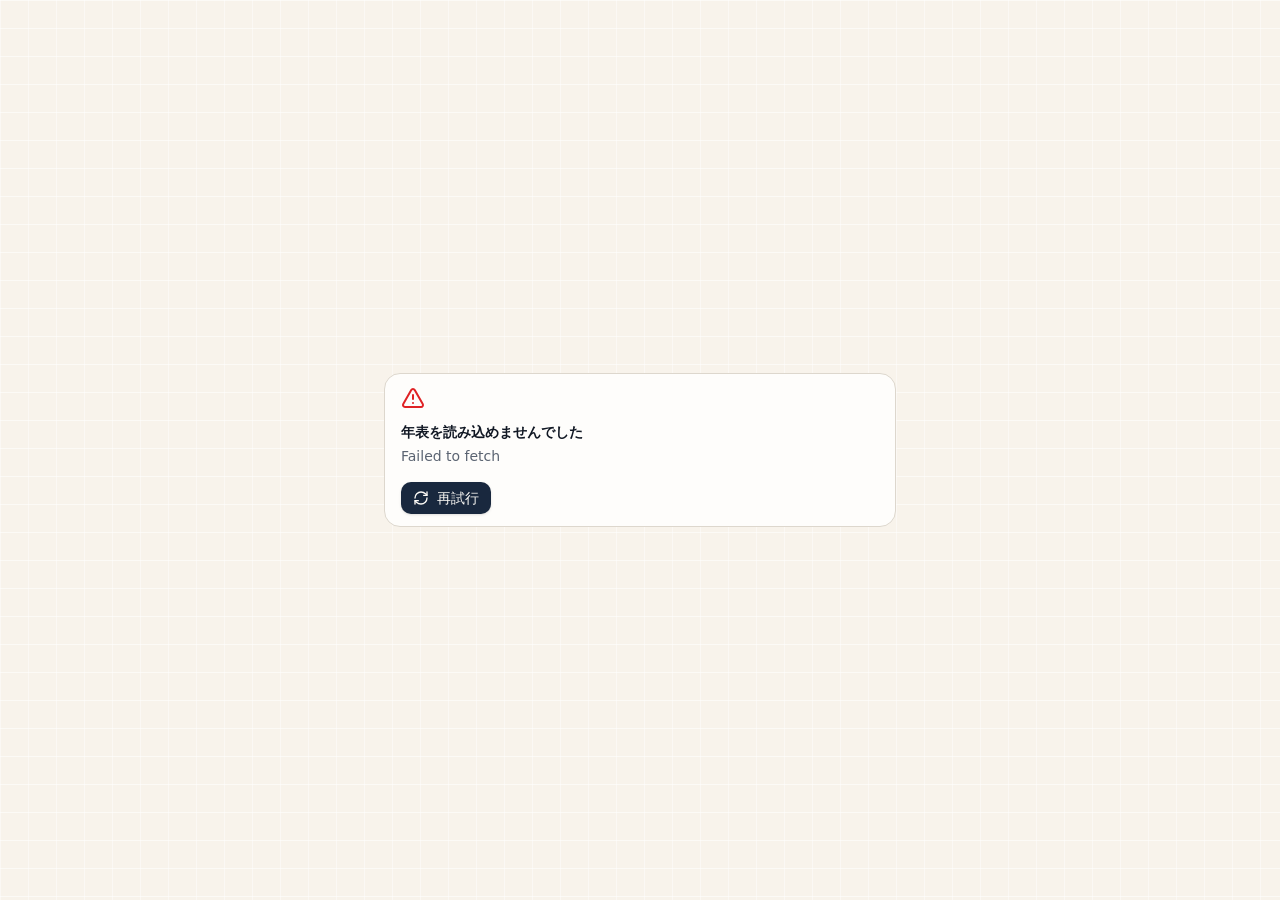
<file: history/index.html>
<!doctype html>
<html lang="ja">
  <head>
    <meta charset="UTF-8" />
    <meta name="viewport" content="width=device-width, initial-scale=1.0" />
    <meta
      name="description"
      content="複数の歴史年表を左右に並べて比較できるタイムライン"
    />
    <title>歴史年表比較</title>
    <script type="module" crossorigin src="./assets/index-DXEeTwCq.js"></script>
    <link rel="stylesheet" crossorigin href="./assets/index-ByxsIPpj.css">
  </head>
  <body>
    <div id="root"></div>
  </body>
</html>
</file>
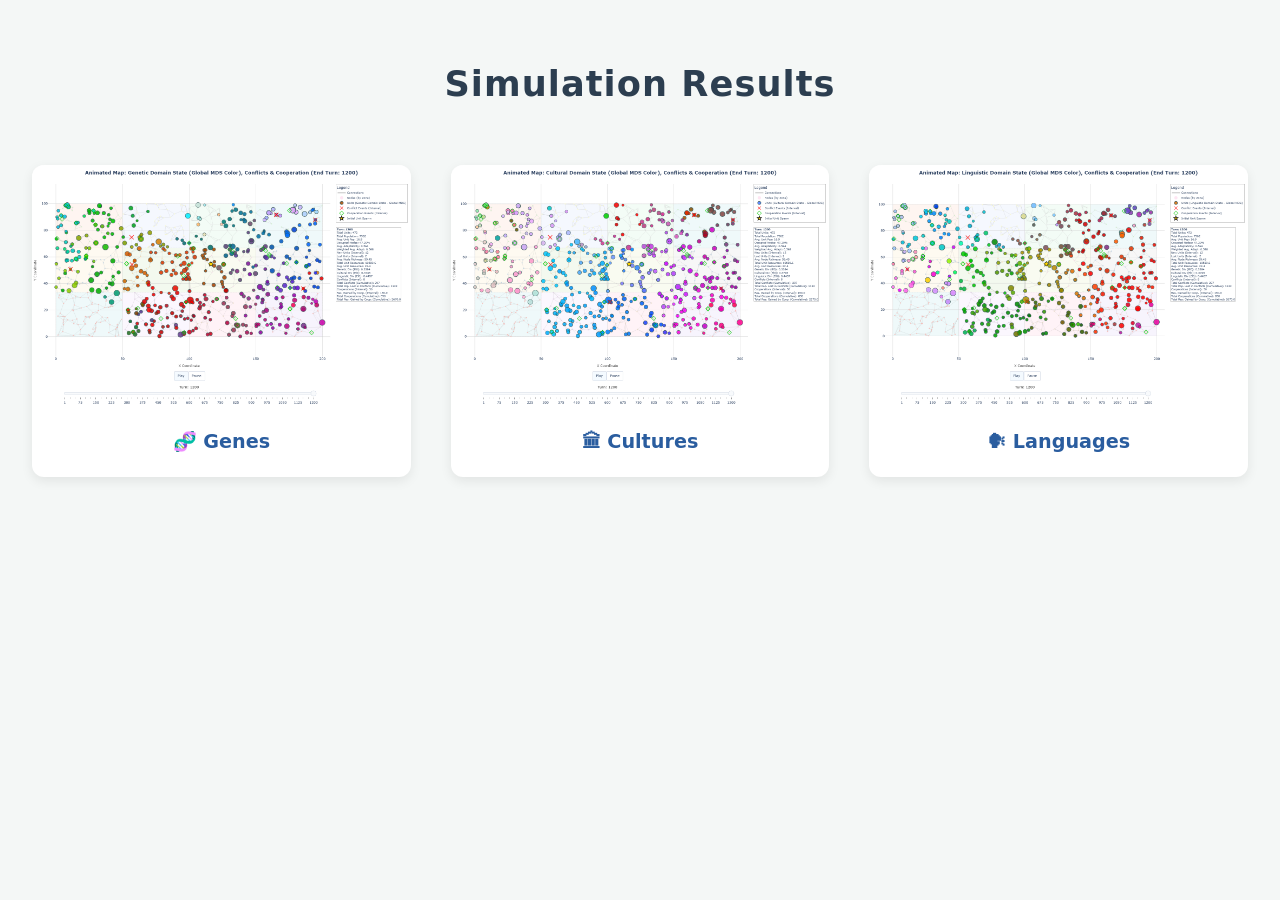
<file: humanity_sim/index.html>
<!DOCTYPE html>
<html lang="en">
  <head>
    <meta charset="UTF-8" />
    <meta name="viewport" content="width=device-width, initial-scale=1.0" />
    <title>Simulation Results</title>
    <style>
      body {
        font-family: system-ui, -apple-system, BlinkMacSystemFont, "Segoe UI",
          Roboto, Oxygen, Ubuntu, Cantarell, "Open Sans", "Helvetica Neue",
          sans-serif;
        background-color: #f4f7f6;
        color: #333;
        text-align: center;
        padding: 2em 1em;
        margin: 0;
        line-height: 1.6;
      }

      h1 {
        font-size: 2.2em;
        margin-bottom: 1.5em;
        letter-spacing: 0.03em;
        color: #2c3e50;
      }

      .image-grid {
        display: grid;
        grid-template-columns: 1fr;
        gap: 2em;
        width: 100%;
        margin: 0 auto;
        padding: 0 1em;
        box-sizing: border-box;
      }

      .image-card {
        background-color: #ffffff;
        border-radius: 12px;
        box-shadow: 0 4px 12px rgba(0, 0, 0, 0.08);
        transition: transform 0.3s ease, box-shadow 0.3s ease;
        overflow: hidden;
        text-align: center;
      }

      .image-card:hover {
        transform: translateY(-5px) scale(1.02);
        box-shadow: 0 8px 24px rgba(0, 0, 0, 0.12);
      }

      .image-card a {
        text-decoration: none;
        color: inherit;
        display: flex;
        flex-direction: column;
        height: 100%;
      }

      .image-card img {
        width: 100%;
        height: auto;
        display: block;
      }

      .image-card-title {
        margin: 0;
        padding: 1em 0.5em;
        font-size: 1.15em;
        color: #2a5d9f;
        font-weight: 600;
      }

      @media (min-width: 1024px) {
        .image-grid {
          grid-template-columns: repeat(3, 1fr);
          gap: 2.5em;
          padding: 0;
          max-width: none;
        }

        .image-card-title {
          font-size: 1.2em;
        }

        body {
          padding: 2em 2em;
        }
      }
    </style>
  </head>
  <body>
    <h1>Simulation Results</h1>

    <div class="image-grid">
      <div class="image-card">
        <a href="./genes/">
          <img src="images/genes.png" alt="Genes result" />
          <div class="image-card-title">🧬 Genes</div>
        </a>
      </div>
      <div class="image-card">
        <a href="./cultures/">
          <img src="images/cultures.png" alt="Cultures result" />
          <div class="image-card-title">🏛 Cultures</div>
        </a>
      </div>
      <div class="image-card">
        <a href="./languages/">
          <img src="images/languages.png" alt="Languages result" />
          <div class="image-card-title">🗣 Languages</div>
        </a>
      </div>
    </div>
  </body>
</html>
</file>
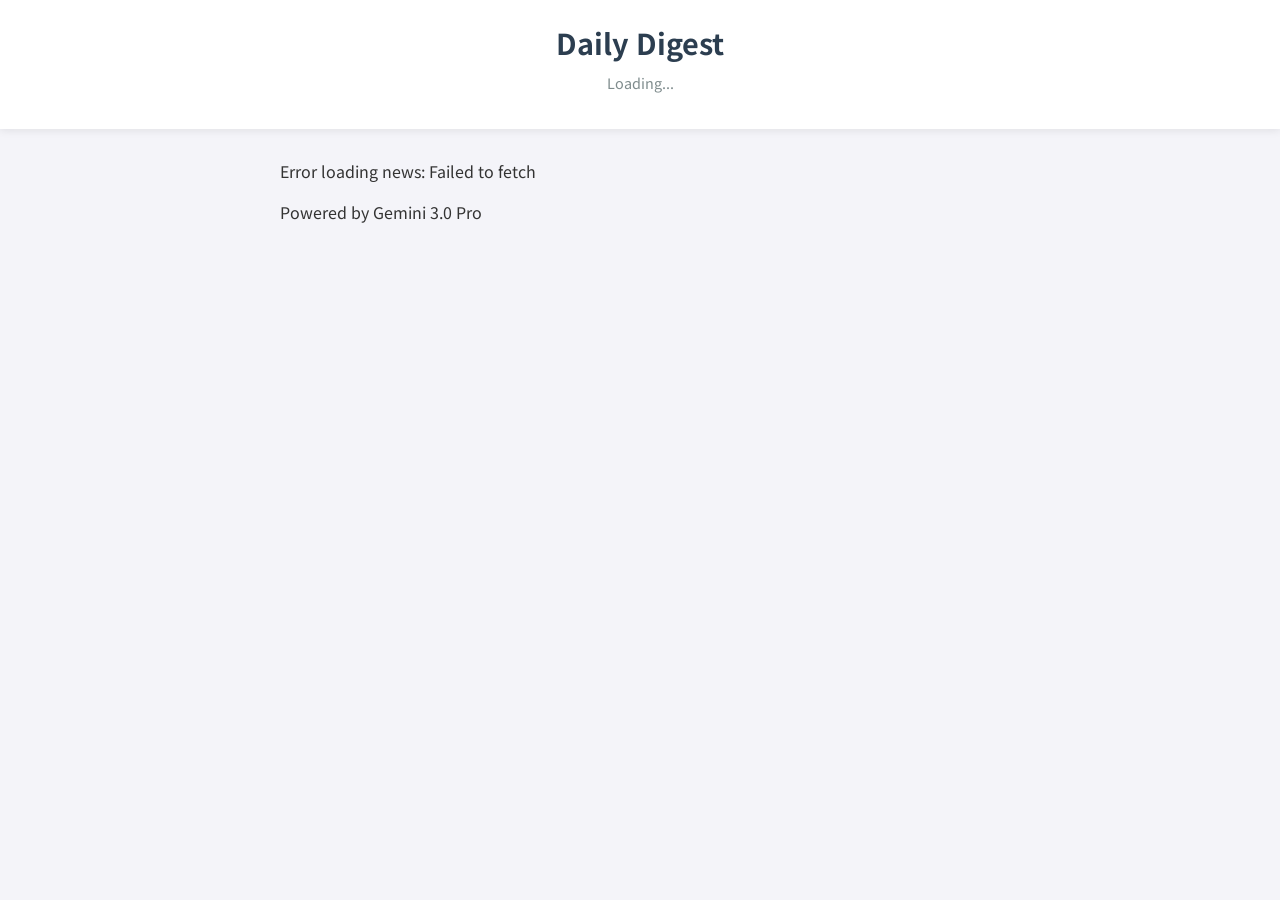
<file: news/index.html>
<!DOCTYPE html>
<html lang="ja">
  <head>
    <meta charset="UTF-8" />
    <meta name="viewport" content="width=device-width, initial-scale=1.0" />
    <title>Daily AI News Digest</title>
    <link rel="stylesheet" href="style.css" />
    <!-- Google Fonts (Noto Sans JP) -->
    <link rel="preconnect" href="https://fonts.googleapis.com" />
    <link rel="preconnect" href="https://fonts.gstatic.com" crossorigin />
    <link
      href="https://fonts.googleapis.com/css2?family=Noto+Sans+JP:wght@400;500;700&display=swap"
      rel="stylesheet"
    />
  </head>
  <body>
    <header class="site-header">
      <div class="container">
        <h1>Daily Digest</h1>
        <p id="update-info">Loading...</p>
      </div>
    </header>

    <main id="app" class="container">
      <!-- ここにニュースが動的に挿入されます -->
      <div class="loading">Loading news...</div>
    </main>

    <footer class="site-footer">
      <div class="container">
        <p>Powered by Gemini 3.0 Pro</p>
      </div>
    </footer>

    <script src="app.js"></script>
  </body>
</html>
</file>
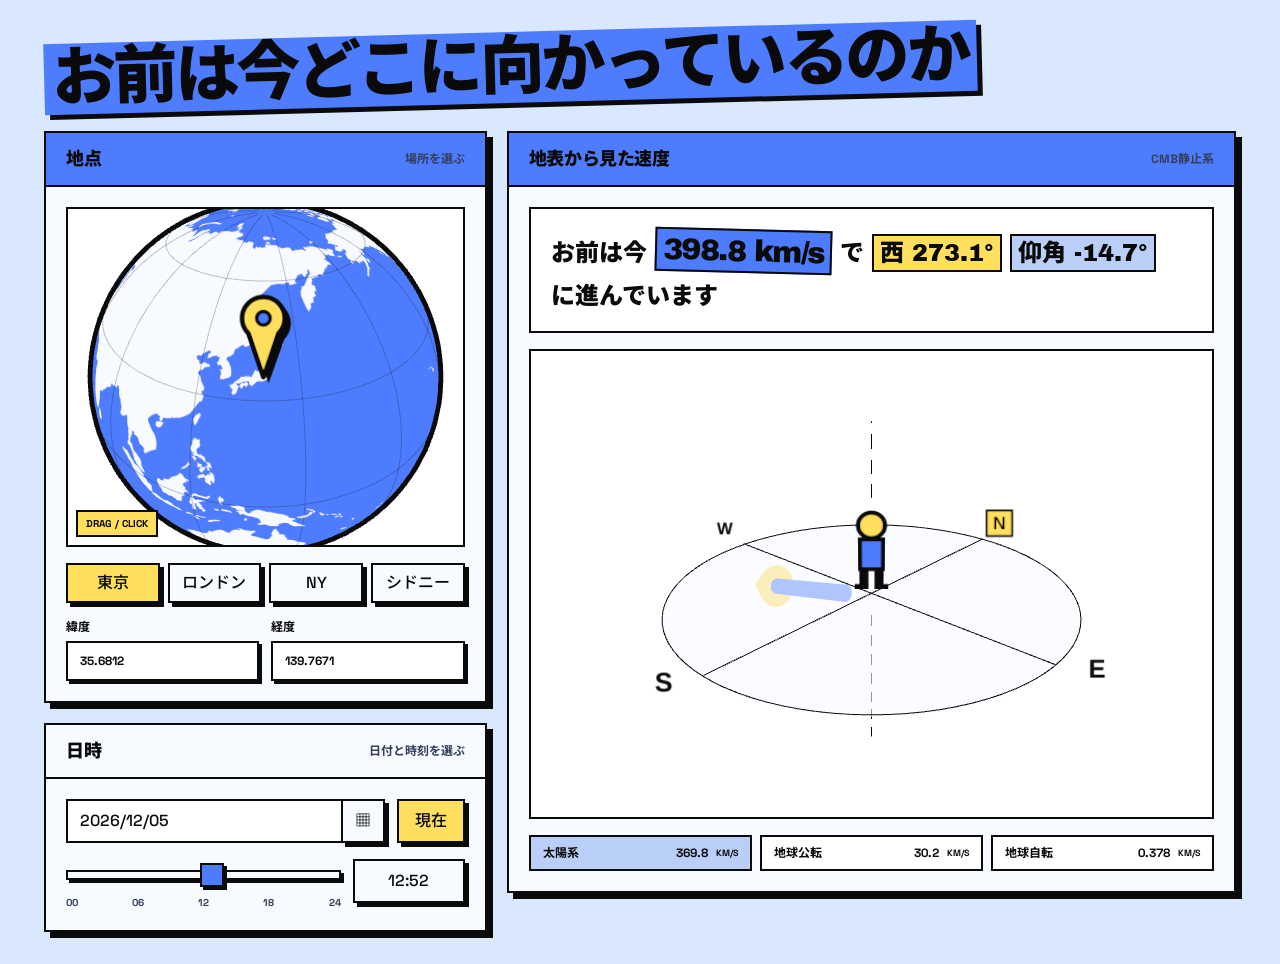
<file: your_vector/index.html>
<!doctype html>
<html lang="ja">
  <head>
    <meta charset="UTF-8" />
    <meta name="viewport" content="width=device-width, initial-scale=1.0" />
    <meta name="theme-color" content="#d9e7ff" />
    <meta name="description" content="現在地の速度ベクトルをCMB静止系基準で可視化するWebアプリ" />
    <title>お前は今どこに向かっているのか</title>
    <script type="module" crossorigin src="./assets/index-CMBMD_SP.js"></script>
    <link rel="stylesheet" crossorigin href="./assets/index-TG0EsMTP.css">
  </head>
  <body>
    <div id="root"></div>
  </body>
</html>
</file>
<file: history/assets/index-ByxsIPpj.css>
@layer properties{@supports (((-webkit-hyphens:none)) and (not (margin-trim:inline))) or ((-moz-orient:inline) and (not (color:rgb(from red r g b)))){*,:before,:after,::backdrop{--tw-translate-x:0;--tw-translate-y:0;--tw-translate-z:0;--tw-border-style:solid;--tw-leading:initial;--tw-font-weight:initial;--tw-tracking:initial;--tw-shadow:0 0 #0000;--tw-shadow-color:initial;--tw-shadow-alpha:100%;--tw-inset-shadow:0 0 #0000;--tw-inset-shadow-color:initial;--tw-inset-shadow-alpha:100%;--tw-ring-color:initial;--tw-ring-shadow:0 0 #0000;--tw-inset-ring-color:initial;--tw-inset-ring-shadow:0 0 #0000;--tw-ring-inset:initial;--tw-ring-offset-width:0px;--tw-ring-offset-color:#fff;--tw-ring-offset-shadow:0 0 #0000;--tw-outline-style:solid;--tw-backdrop-blur:initial;--tw-backdrop-brightness:initial;--tw-backdrop-contrast:initial;--tw-backdrop-grayscale:initial;--tw-backdrop-hue-rotate:initial;--tw-backdrop-invert:initial;--tw-backdrop-opacity:initial;--tw-backdrop-saturate:initial;--tw-backdrop-sepia:initial;--tw-duration:initial;--tw-animation-delay:0s;--tw-animation-direction:normal;--tw-animation-duration:initial;--tw-animation-fill-mode:none;--tw-animation-iteration-count:1;--tw-enter-blur:0;--tw-enter-opacity:1;--tw-enter-rotate:0;--tw-enter-scale:1;--tw-enter-translate-x:0;--tw-enter-translate-y:0;--tw-exit-blur:0;--tw-exit-opacity:1;--tw-exit-rotate:0;--tw-exit-scale:1;--tw-exit-translate-x:0;--tw-exit-translate-y:0}}}@layer theme{:root,:host{--font-sans:-apple-system, BlinkMacSystemFont, "Segoe UI", Roboto, "Helvetica Neue", "Noto Sans", Arial, sans-serif, "Apple Color Emoji", "Segoe UI Emoji", "Segoe UI Symbol", "Noto Color Emoji";--font-mono:ui-monospace, SFMono-Regular, Menlo, Monaco, Consolas, "Liberation Mono", "Courier New", monospace;--color-sky-500:oklch(68.5% .169 237.323);--color-slate-100:oklch(96.8% .007 247.896);--color-slate-950:oklch(12.9% .042 264.695);--color-white:#fff;--spacing:.25rem;--container-lg:32rem;--container-xl:36rem;--container-4xl:56rem;--text-xs:.75rem;--text-xs--line-height:calc(1 / .75);--text-sm:.875rem;--text-sm--line-height:calc(1.25 / .875);--text-lg:1.125rem;--text-lg--line-height:calc(1.75 / 1.125);--font-weight-medium:500;--font-weight-semibold:600;--font-weight-bold:700;--font-weight-extrabold:800;--tracking-tight:-.025em;--leading-snug:1.375;--leading-relaxed:1.625;--animate-spin:spin 1s linear infinite;--blur-sm:8px;--blur-xl:24px;--default-transition-duration:.15s;--default-transition-timing-function:cubic-bezier(.4, 0, .2, 1);--default-font-family:var(--font-sans);--default-mono-font-family:var(--font-mono)}}@layer base{*,:after,:before,::backdrop{box-sizing:border-box;border:0 solid;margin:0;padding:0}::file-selector-button{box-sizing:border-box;border:0 solid;margin:0;padding:0}html,:host{-webkit-text-size-adjust:100%;tab-size:4;line-height:1.5;font-family:var(--default-font-family,-apple-system, BlinkMacSystemFont, "Segoe UI", Roboto, "Helvetica Neue", "Noto Sans", Arial, sans-serif, "Apple Color Emoji", "Segoe UI Emoji", "Segoe UI Symbol", "Noto Color Emoji");font-feature-settings:var(--default-font-feature-settings,normal);font-variation-settings:var(--default-font-variation-settings,normal);-webkit-tap-highlight-color:transparent}hr{height:0;color:inherit;border-top-width:1px}abbr:where([title]){-webkit-text-decoration:underline dotted;text-decoration:underline dotted}h1,h2,h3,h4,h5,h6{font-size:inherit;font-weight:inherit}a{color:inherit;-webkit-text-decoration:inherit;text-decoration:inherit}b,strong{font-weight:bolder}code,kbd,samp,pre{font-family:var(--default-mono-font-family,ui-monospace, SFMono-Regular, Menlo, Monaco, Consolas, "Liberation Mono", "Courier New", monospace);font-feature-settings:var(--default-mono-font-feature-settings,normal);font-variation-settings:var(--default-mono-font-variation-settings,normal);font-size:1em}small{font-size:80%}sub,sup{vertical-align:baseline;font-size:75%;line-height:0;position:relative}sub{bottom:-.25em}sup{top:-.5em}table{text-indent:0;border-color:inherit;border-collapse:collapse}:-moz-focusring:where(:not(iframe)){outline:auto}progress{vertical-align:baseline}summary{display:list-item}ol,ul,menu{list-style:none}img,svg,video,canvas,audio,iframe,embed,object{vertical-align:middle;display:block}img,video{max-width:100%;height:auto}button,input,select,optgroup,textarea{font:inherit;font-feature-settings:inherit;font-variation-settings:inherit;letter-spacing:inherit;color:inherit;opacity:1;background-color:#0000;border-radius:0}::file-selector-button{font:inherit;font-feature-settings:inherit;font-variation-settings:inherit;letter-spacing:inherit;color:inherit;opacity:1;background-color:#0000;border-radius:0}:where(select:is([multiple],[size])) optgroup{font-weight:bolder}:where(select:is([multiple],[size])) optgroup option{padding-inline-start:20px}::file-selector-button{margin-inline-end:4px}::placeholder{opacity:1}@supports (not ((-webkit-appearance:-apple-pay-button))) or (contain-intrinsic-size:1px){::placeholder{color:currentColor}@supports (color:color-mix(in lab,red,red)){::placeholder{color:color-mix(in oklab,currentcolor 50%,transparent)}}}textarea{resize:vertical}::-webkit-search-decoration{-webkit-appearance:none}::-webkit-date-and-time-value{min-height:1lh;text-align:inherit}::-webkit-datetime-edit{display:inline-flex}::-webkit-datetime-edit-fields-wrapper{padding:0}::-webkit-datetime-edit{padding-block:0}::-webkit-datetime-edit-year-field{padding-block:0}::-webkit-datetime-edit-month-field{padding-block:0}::-webkit-datetime-edit-day-field{padding-block:0}::-webkit-datetime-edit-hour-field{padding-block:0}::-webkit-datetime-edit-minute-field{padding-block:0}::-webkit-datetime-edit-second-field{padding-block:0}::-webkit-datetime-edit-millisecond-field{padding-block:0}::-webkit-datetime-edit-meridiem-field{padding-block:0}::-webkit-calendar-picker-indicator{line-height:1}:-moz-ui-invalid{box-shadow:none}button,input:where([type=button],[type=reset],[type=submit]){appearance:button}::file-selector-button{appearance:button}::-webkit-inner-spin-button{height:auto}::-webkit-outer-spin-button{height:auto}[hidden]:where(:not([hidden=until-found])){display:none!important}}@layer components;@layer utilities{.absolute{position:absolute}.fixed{position:fixed}.relative{position:relative}.sticky{position:sticky}.inset-0{inset:0}.top-0{top:0}.top-1\/2{top:50%}.top-4{top:calc(var(--spacing) * 4)}.top-auto{top:auto}.right-3{right:calc(var(--spacing) * 3)}.right-4{right:calc(var(--spacing) * 4)}.bottom-0{bottom:0}.bottom-3{bottom:calc(var(--spacing) * 3)}.bottom-\[max\(\.75rem\,env\(safe-area-inset-bottom\)\)\]{bottom:max(.75rem,env(safe-area-inset-bottom))}.left-0{left:0}.left-1\/2{left:50%}.z-10{z-index:10}.z-30{z-index:30}.z-40{z-index:40}.z-50{z-index:50}.mx-auto{margin-inline:auto}.mt-0\.5{margin-top:calc(var(--spacing) * .5)}.mt-1\.5{margin-top:calc(var(--spacing) * 1.5)}.mt-2{margin-top:calc(var(--spacing) * 2)}.mt-4{margin-top:calc(var(--spacing) * 4)}.mb-1{margin-bottom:var(--spacing)}.mb-2{margin-bottom:calc(var(--spacing) * 2)}.mb-3{margin-bottom:calc(var(--spacing) * 3)}.ml-0\.5{margin-left:calc(var(--spacing) * .5)}.flex{display:flex}.grid{display:grid}.hidden{display:none}.inline-flex{display:inline-flex}.size-2{width:calc(var(--spacing) * 2);height:calc(var(--spacing) * 2)}.size-3{width:calc(var(--spacing) * 3);height:calc(var(--spacing) * 3)}.size-3\.5{width:calc(var(--spacing) * 3.5);height:calc(var(--spacing) * 3.5)}.size-4{width:calc(var(--spacing) * 4);height:calc(var(--spacing) * 4)}.size-5{width:calc(var(--spacing) * 5);height:calc(var(--spacing) * 5)}.size-6{width:calc(var(--spacing) * 6);height:calc(var(--spacing) * 6)}.size-7{width:calc(var(--spacing) * 7);height:calc(var(--spacing) * 7)}.size-8{width:calc(var(--spacing) * 8);height:calc(var(--spacing) * 8)}.size-9{width:calc(var(--spacing) * 9);height:calc(var(--spacing) * 9)}.h-8{height:calc(var(--spacing) * 8)}.h-9{height:calc(var(--spacing) * 9)}.h-10{height:calc(var(--spacing) * 10)}.h-\[min\(86vh\,820px\)\]{height:min(86vh,820px)}.h-px{height:1px}.max-h-\[88svh\]{max-height:88svh}.min-h-0{min-height:0}.min-h-24{min-height:calc(var(--spacing) * 24)}.min-h-\[55vh\]{min-height:55vh}.min-h-\[calc\(100vh-8rem\)\]{min-height:calc(100vh - 8rem)}.min-h-screen{min-height:100vh}.w-\[calc\(100\%-2rem\)\]{width:calc(100% - 2rem)}.w-full{width:100%}.max-w-4xl{max-width:var(--container-4xl)}.max-w-lg{max-width:var(--container-lg)}.max-w-none{max-width:none}.max-w-xl{max-width:var(--container-xl)}.min-w-0{min-width:0}.min-w-28{min-width:calc(var(--spacing) * 28)}.flex-1{flex:1}.shrink-0{flex-shrink:0}.-translate-x-1\/2{--tw-translate-x: -50% ;translate:var(--tw-translate-x) var(--tw-translate-y)}.translate-x-0{--tw-translate-x:0px;translate:var(--tw-translate-x) var(--tw-translate-y)}.-translate-y-1\/2{--tw-translate-y: -50% ;translate:var(--tw-translate-x) var(--tw-translate-y)}.translate-y-0{--tw-translate-y:0px;translate:var(--tw-translate-x) var(--tw-translate-y)}.animate-spin{animation:var(--animate-spin)}.cursor-pointer{cursor:pointer}.resize-none{resize:none}.grid-rows-\[auto_1fr_auto\]{grid-template-rows:auto 1fr auto}.grid-rows-\[auto_minmax\(0\,1fr\)_auto\]{grid-template-rows:auto minmax(0,1fr) auto}.flex-col{flex-direction:column}.flex-col-reverse{flex-direction:column-reverse}.flex-wrap{flex-wrap:wrap}.items-center{align-items:center}.items-start{align-items:flex-start}.justify-center{justify-content:center}.justify-end{justify-content:flex-end}.justify-start{justify-content:flex-start}.gap-0{gap:0}.gap-1{gap:var(--spacing)}.gap-1\.5{gap:calc(var(--spacing) * 1.5)}.gap-2{gap:calc(var(--spacing) * 2)}.gap-4{gap:calc(var(--spacing) * 4)}.gap-5{gap:calc(var(--spacing) * 5)}.justify-self-center{justify-self:center}.overflow-hidden{overflow:hidden}.overflow-y-auto{overflow-y:auto}.rounded-2xl{border-radius:calc(var(--radius) + 8px)}.rounded-full{border-radius:3.40282e38px}.rounded-lg{border-radius:var(--radius)}.rounded-md{border-radius:calc(var(--radius) - 2px)}.rounded-xl{border-radius:calc(var(--radius) + 4px)}.rounded-t-2xl{border-top-left-radius:calc(var(--radius) + 8px);border-top-right-radius:calc(var(--radius) + 8px)}.rounded-b-none{border-bottom-right-radius:0;border-bottom-left-radius:0}.border{border-style:var(--tw-border-style);border-width:1px}.border-t{border-top-style:var(--tw-border-style);border-top-width:1px}.border-b{border-bottom-style:var(--tw-border-style);border-bottom-width:1px}.border-l-\[5px\]{border-left-style:var(--tw-border-style);border-left-width:5px}.border-dashed{--tw-border-style:dashed;border-style:dashed}.border-border,.border-border\/75{border-color:var(--border)}@supports (color:color-mix(in lab,red,red)){.border-border\/75{border-color:color-mix(in oklab,var(--border) 75%,transparent)}}.border-destructive\/25{border-color:var(--destructive)}@supports (color:color-mix(in lab,red,red)){.border-destructive\/25{border-color:color-mix(in oklab,var(--destructive) 25%,transparent)}}.border-input{border-color:var(--input)}.bg-background,.bg-background\/65{background-color:var(--background)}@supports (color:color-mix(in lab,red,red)){.bg-background\/65{background-color:color-mix(in oklab,var(--background) 65%,transparent)}}.bg-background\/80{background-color:var(--background)}@supports (color:color-mix(in lab,red,red)){.bg-background\/80{background-color:color-mix(in oklab,var(--background) 80%,transparent)}}.bg-background\/85{background-color:var(--background)}@supports (color:color-mix(in lab,red,red)){.bg-background\/85{background-color:color-mix(in oklab,var(--background) 85%,transparent)}}.bg-background\/90{background-color:var(--background)}@supports (color:color-mix(in lab,red,red)){.bg-background\/90{background-color:color-mix(in oklab,var(--background) 90%,transparent)}}.bg-background\/92{background-color:var(--background)}@supports (color:color-mix(in lab,red,red)){.bg-background\/92{background-color:color-mix(in oklab,var(--background) 92%,transparent)}}.bg-border{background-color:var(--border)}.bg-card{background-color:var(--card)}.bg-destructive,.bg-destructive\/8{background-color:var(--destructive)}@supports (color:color-mix(in lab,red,red)){.bg-destructive\/8{background-color:color-mix(in oklab,var(--destructive) 8%,transparent)}}.bg-primary{background-color:var(--primary)}.bg-secondary{background-color:var(--secondary)}.bg-slate-950{background-color:var(--color-slate-950)}.bg-slate-950\/55{background-color:#0206188c}@supports (color:color-mix(in lab,red,red)){.bg-slate-950\/55{background-color:color-mix(in oklab,var(--color-slate-950) 55%,transparent)}}.bg-transparent{background-color:#0000}.p-0{padding:0}.p-0\.5{padding:calc(var(--spacing) * .5)}.p-1{padding:var(--spacing)}.p-4{padding:calc(var(--spacing) * 4)}.p-5{padding:calc(var(--spacing) * 5)}.px-2{padding-inline:calc(var(--spacing) * 2)}.px-2\.5{padding-inline:calc(var(--spacing) * 2.5)}.px-3{padding-inline:calc(var(--spacing) * 3)}.px-4{padding-inline:calc(var(--spacing) * 4)}.px-5{padding-inline:calc(var(--spacing) * 5)}.px-6{padding-inline:calc(var(--spacing) * 6)}.py-0\.5{padding-block:calc(var(--spacing) * .5)}.py-1{padding-block:var(--spacing)}.py-1\.5{padding-block:calc(var(--spacing) * 1.5)}.py-2{padding-block:calc(var(--spacing) * 2)}.py-3{padding-block:calc(var(--spacing) * 3)}.py-4{padding-block:calc(var(--spacing) * 4)}.pt-4{padding-top:calc(var(--spacing) * 4)}.pr-1\.5{padding-right:calc(var(--spacing) * 1.5)}.pr-12{padding-right:calc(var(--spacing) * 12)}.pb-\[max\(1rem\,env\(safe-area-inset-bottom\)\)\]{padding-bottom:max(1rem,env(safe-area-inset-bottom))}.pl-2{padding-left:calc(var(--spacing) * 2)}.text-center{text-align:center}.font-mono{font-family:var(--font-mono)}.text-lg{font-size:var(--text-lg);line-height:var(--tw-leading,var(--text-lg--line-height))}.text-sm{font-size:var(--text-sm);line-height:var(--tw-leading,var(--text-sm--line-height))}.text-xs{font-size:var(--text-xs);line-height:var(--tw-leading,var(--text-xs--line-height))}.text-\[10px\]{font-size:10px}.text-\[11px\]{font-size:11px}.text-\[15px\]{font-size:15px}.leading-\[1\.75\]{--tw-leading:1.75;line-height:1.75}.leading-none{--tw-leading:1;line-height:1}.leading-relaxed{--tw-leading:var(--leading-relaxed);line-height:var(--leading-relaxed)}.leading-snug{--tw-leading:var(--leading-snug);line-height:var(--leading-snug)}.font-bold{--tw-font-weight:var(--font-weight-bold);font-weight:var(--font-weight-bold)}.font-extrabold{--tw-font-weight:var(--font-weight-extrabold);font-weight:var(--font-weight-extrabold)}.font-medium{--tw-font-weight:var(--font-weight-medium);font-weight:var(--font-weight-medium)}.font-semibold{--tw-font-weight:var(--font-weight-semibold);font-weight:var(--font-weight-semibold)}.tracking-\[0\.16em\]{--tw-tracking:.16em;letter-spacing:.16em}.tracking-tight{--tw-tracking:var(--tracking-tight);letter-spacing:var(--tracking-tight)}.whitespace-nowrap{white-space:nowrap}.whitespace-pre-line{white-space:pre-line}.whitespace-pre-wrap{white-space:pre-wrap}.text-card-foreground{color:var(--card-foreground)}.text-destructive{color:var(--destructive)}.text-foreground{color:var(--foreground)}.text-muted-foreground{color:var(--muted-foreground)}.text-primary-foreground{color:var(--primary-foreground)}.text-secondary-foreground{color:var(--secondary-foreground)}.text-slate-100{color:var(--color-slate-100)}.text-white{color:var(--color-white)}.uppercase{text-transform:uppercase}.underline-offset-4{text-underline-offset:4px}.caret-white{caret-color:var(--color-white)}.opacity-0{opacity:0}.shadow-2xl{--tw-shadow:0 25px 50px -12px var(--tw-shadow-color,#00000040);box-shadow:var(--tw-inset-shadow),var(--tw-inset-ring-shadow),var(--tw-ring-offset-shadow),var(--tw-ring-shadow),var(--tw-shadow)}.shadow-\[0_10px_30px_-22px_rgba\(15\,23\,42\,0\.65\)\]{--tw-shadow:0 10px 30px -22px var(--tw-shadow-color,#0f172aa6);box-shadow:var(--tw-inset-shadow),var(--tw-inset-ring-shadow),var(--tw-ring-offset-shadow),var(--tw-ring-shadow),var(--tw-shadow)}.shadow-lg{--tw-shadow:0 10px 15px -3px var(--tw-shadow-color,#0000001a), 0 4px 6px -4px var(--tw-shadow-color,#0000001a);box-shadow:var(--tw-inset-shadow),var(--tw-inset-ring-shadow),var(--tw-ring-offset-shadow),var(--tw-ring-shadow),var(--tw-shadow)}.shadow-sm{--tw-shadow:0 1px 3px 0 var(--tw-shadow-color,#0000001a), 0 1px 2px -1px var(--tw-shadow-color,#0000001a);box-shadow:var(--tw-inset-shadow),var(--tw-inset-ring-shadow),var(--tw-ring-offset-shadow),var(--tw-ring-shadow),var(--tw-shadow)}.shadow-xs{--tw-shadow:0 1px 2px 0 var(--tw-shadow-color,#0000000d);box-shadow:var(--tw-inset-shadow),var(--tw-inset-ring-shadow),var(--tw-ring-offset-shadow),var(--tw-ring-shadow),var(--tw-shadow)}.outline{outline-style:var(--tw-outline-style);outline-width:1px}.backdrop-blur-sm{--tw-backdrop-blur:blur(var(--blur-sm));-webkit-backdrop-filter:var(--tw-backdrop-blur,) var(--tw-backdrop-brightness,) var(--tw-backdrop-contrast,) var(--tw-backdrop-grayscale,) var(--tw-backdrop-hue-rotate,) var(--tw-backdrop-invert,) var(--tw-backdrop-opacity,) var(--tw-backdrop-saturate,) var(--tw-backdrop-sepia,);backdrop-filter:var(--tw-backdrop-blur,) var(--tw-backdrop-brightness,) var(--tw-backdrop-contrast,) var(--tw-backdrop-grayscale,) var(--tw-backdrop-hue-rotate,) var(--tw-backdrop-invert,) var(--tw-backdrop-opacity,) var(--tw-backdrop-saturate,) var(--tw-backdrop-sepia,)}.backdrop-blur-xl{--tw-backdrop-blur:blur(var(--blur-xl));-webkit-backdrop-filter:var(--tw-backdrop-blur,) var(--tw-backdrop-brightness,) var(--tw-backdrop-contrast,) var(--tw-backdrop-grayscale,) var(--tw-backdrop-hue-rotate,) var(--tw-backdrop-invert,) var(--tw-backdrop-opacity,) var(--tw-backdrop-saturate,) var(--tw-backdrop-sepia,);backdrop-filter:var(--tw-backdrop-blur,) var(--tw-backdrop-brightness,) var(--tw-backdrop-contrast,) var(--tw-backdrop-grayscale,) var(--tw-backdrop-hue-rotate,) var(--tw-backdrop-invert,) var(--tw-backdrop-opacity,) var(--tw-backdrop-saturate,) var(--tw-backdrop-sepia,)}.transition-\[color\,background-color\,border-color\,box-shadow\,transform\]{transition-property:color,background-color,border-color,box-shadow,transform;transition-timing-function:var(--tw-ease,var(--default-transition-timing-function));transition-duration:var(--tw-duration,var(--default-transition-duration))}.transition-colors{transition-property:color,background-color,border-color,outline-color,text-decoration-color,fill,stroke,--tw-gradient-from,--tw-gradient-via,--tw-gradient-to;transition-timing-function:var(--tw-ease,var(--default-transition-timing-function));transition-duration:var(--tw-duration,var(--default-transition-duration))}.duration-200{--tw-duration:.2s;transition-duration:.2s}.outline-none{--tw-outline-style:none;outline-style:none}.selection\:bg-sky-500\/35 ::selection{background-color:#00a5ef59}@supports (color:color-mix(in lab,red,red)){.selection\:bg-sky-500\/35 ::selection{background-color:color-mix(in oklab,var(--color-sky-500) 35%,transparent)}}.selection\:bg-sky-500\/35::selection{background-color:#00a5ef59}@supports (color:color-mix(in lab,red,red)){.selection\:bg-sky-500\/35::selection{background-color:color-mix(in oklab,var(--color-sky-500) 35%,transparent)}}.placeholder\:text-muted-foreground::placeholder{color:var(--muted-foreground)}@media(hover:hover){.hover\:border-foreground\/30:hover{border-color:var(--foreground)}@supports (color:color-mix(in lab,red,red)){.hover\:border-foreground\/30:hover{border-color:color-mix(in oklab,var(--foreground) 30%,transparent)}}.hover\:bg-accent:hover{background-color:var(--accent)}.hover\:bg-background:hover,.hover\:bg-background\/75:hover{background-color:var(--background)}@supports (color:color-mix(in lab,red,red)){.hover\:bg-background\/75:hover{background-color:color-mix(in oklab,var(--background) 75%,transparent)}}.hover\:bg-destructive\/90:hover{background-color:var(--destructive)}@supports (color:color-mix(in lab,red,red)){.hover\:bg-destructive\/90:hover{background-color:color-mix(in oklab,var(--destructive) 90%,transparent)}}.hover\:bg-muted:hover{background-color:var(--muted)}.hover\:bg-primary\/90:hover{background-color:var(--primary)}@supports (color:color-mix(in lab,red,red)){.hover\:bg-primary\/90:hover{background-color:color-mix(in oklab,var(--primary) 90%,transparent)}}.hover\:bg-secondary\/75:hover{background-color:var(--secondary)}@supports (color:color-mix(in lab,red,red)){.hover\:bg-secondary\/75:hover{background-color:color-mix(in oklab,var(--secondary) 75%,transparent)}}.hover\:text-accent-foreground:hover{color:var(--accent-foreground)}.hover\:text-foreground:hover{color:var(--foreground)}.hover\:underline:hover{text-decoration-line:underline}}.focus-visible\:border-ring:focus-visible{border-color:var(--ring)}.focus-visible\:ring-2:focus-visible{--tw-ring-shadow:var(--tw-ring-inset,) 0 0 0 calc(2px + var(--tw-ring-offset-width)) var(--tw-ring-color,currentcolor);box-shadow:var(--tw-inset-shadow),var(--tw-inset-ring-shadow),var(--tw-ring-offset-shadow),var(--tw-ring-shadow),var(--tw-shadow)}.focus-visible\:ring-ring\/25:focus-visible{--tw-ring-color:var(--ring)}@supports (color:color-mix(in lab,red,red)){.focus-visible\:ring-ring\/25:focus-visible{--tw-ring-color:color-mix(in oklab, var(--ring) 25%, transparent)}}.focus-visible\:ring-ring\/30:focus-visible{--tw-ring-color:var(--ring)}@supports (color:color-mix(in lab,red,red)){.focus-visible\:ring-ring\/30:focus-visible{--tw-ring-color:color-mix(in oklab, var(--ring) 30%, transparent)}}.focus-visible\:ring-ring\/40:focus-visible{--tw-ring-color:var(--ring)}@supports (color:color-mix(in lab,red,red)){.focus-visible\:ring-ring\/40:focus-visible{--tw-ring-color:color-mix(in oklab, var(--ring) 40%, transparent)}}.focus-visible\:outline-none:focus-visible{--tw-outline-style:none;outline-style:none}.active\:translate-y-px:active{--tw-translate-y:1px;translate:var(--tw-translate-x) var(--tw-translate-y)}.disabled\:pointer-events-none:disabled{pointer-events:none}.disabled\:cursor-not-allowed:disabled{cursor:not-allowed}.disabled\:opacity-50:disabled{opacity:.5}.data-\[state\=closed\]\:animate-out[data-state=closed]{animation:exit var(--tw-animation-duration,var(--tw-duration,.15s))var(--tw-ease,ease)var(--tw-animation-delay,0s)var(--tw-animation-iteration-count,1)var(--tw-animation-direction,normal)var(--tw-animation-fill-mode,none)}.data-\[state\=closed\]\:fade-out-0[data-state=closed]{--tw-exit-opacity:0}.data-\[state\=closed\]\:zoom-out-95[data-state=closed]{--tw-exit-scale:.95}.data-\[state\=open\]\:animate-in[data-state=open]{animation:enter var(--tw-animation-duration,var(--tw-duration,.15s))var(--tw-ease,ease)var(--tw-animation-delay,0s)var(--tw-animation-iteration-count,1)var(--tw-animation-direction,normal)var(--tw-animation-fill-mode,none)}.data-\[state\=open\]\:fade-in-0[data-state=open]{--tw-enter-opacity:0}.data-\[state\=open\]\:zoom-in-95[data-state=open]{--tw-enter-scale:.95}@media(min-width:40rem){.sm\:top-1\/2{top:50%}.sm\:bottom-auto{bottom:auto}.sm\:left-1\/2{left:50%}.sm\:max-h-\[60vh\]{max-height:60vh}.sm\:w-\[calc\(100\%-2rem\)\]{width:calc(100% - 2rem)}.sm\:w-auto{width:auto}.sm\:max-w-xl{max-width:var(--container-xl)}.sm\:-translate-x-1\/2{--tw-translate-x: -50% ;translate:var(--tw-translate-x) var(--tw-translate-y)}.sm\:-translate-y-1\/2{--tw-translate-y: -50% ;translate:var(--tw-translate-x) var(--tw-translate-y)}.sm\:flex-row{flex-direction:row}.sm\:flex-row-reverse{flex-direction:row-reverse}.sm\:items-center{align-items:center}.sm\:justify-between{justify-content:space-between}.sm\:justify-end{justify-content:flex-end}.sm\:rounded-2xl{border-radius:calc(var(--radius) + 8px)}.sm\:py-4{padding-block:calc(var(--spacing) * 4)}}@media(min-width:64rem){.lg\:block{display:block}.lg\:hidden{display:none}.lg\:inline-flex{display:inline-flex}}.\[\&_strong\]\:font-bold strong{--tw-font-weight:var(--font-weight-bold);font-weight:var(--font-weight-bold)}.\[\&_strong\]\:text-foreground strong{color:var(--foreground)}.\[\&_svg\]\:pointer-events-none svg{pointer-events:none}.\[\&_svg\]\:size-4 svg{width:calc(var(--spacing) * 4);height:calc(var(--spacing) * 4)}}@property --tw-animation-delay{syntax:"*";inherits:false;initial-value:0s}@property --tw-animation-direction{syntax:"*";inherits:false;initial-value:normal}@property --tw-animation-duration{syntax:"*";inherits:false}@property --tw-animation-fill-mode{syntax:"*";inherits:false;initial-value:none}@property --tw-animation-iteration-count{syntax:"*";inherits:false;initial-value:1}@property --tw-enter-blur{syntax:"*";inherits:false;initial-value:0}@property --tw-enter-opacity{syntax:"*";inherits:false;initial-value:1}@property --tw-enter-rotate{syntax:"*";inherits:false;initial-value:0}@property --tw-enter-scale{syntax:"*";inherits:false;initial-value:1}@property --tw-enter-translate-x{syntax:"*";inherits:false;initial-value:0}@property --tw-enter-translate-y{syntax:"*";inherits:false;initial-value:0}@property --tw-exit-blur{syntax:"*";inherits:false;initial-value:0}@property --tw-exit-opacity{syntax:"*";inherits:false;initial-value:1}@property --tw-exit-rotate{syntax:"*";inherits:false;initial-value:0}@property --tw-exit-scale{syntax:"*";inherits:false;initial-value:1}@property --tw-exit-translate-x{syntax:"*";inherits:false;initial-value:0}@property --tw-exit-translate-y{syntax:"*";inherits:false;initial-value:0}:root{--background:oklch(98.5% .006 80);--foreground:oklch(20.5% .025 258);--card:oklch(99.5% .003 80);--card-foreground:oklch(20.5% .025 258);--primary:oklch(27.5% .045 258);--primary-foreground:oklch(98.5% .005 80);--secondary:oklch(94% .015 78);--secondary-foreground:oklch(29% .03 258);--muted:oklch(95% .011 78);--muted-foreground:oklch(50% .025 258);--accent:oklch(92.5% .02 78);--accent-foreground:oklch(24.5% .035 258);--destructive:oklch(58% .22 27);--border:oklch(88% .014 78);--input:oklch(86% .016 78);--ring:oklch(56% .07 245);--timeline-canvas:oklch(96.5% .011 78);--timeline-axis:oklch(79% .018 245);--timeline-warm:oklch(59% .15 36);--timeline-cool:oklch(53% .105 215);--radius:.75rem;--timeline-card-max-width:33rem;--timeline-center-column:6rem}*{border-color:var(--border)}html{background:var(--timeline-canvas);scroll-behavior:smooth;min-width:320px;overflow-x:clip}body{background:var(--background);min-width:320px;min-height:100vh;color:var(--foreground);text-rendering:optimizelegibility;margin:0;font-family:Noto Sans JP,Hiragino Kaku Gothic ProN,Yu Gothic,system-ui,sans-serif;overflow-x:clip}button,select,textarea{font:inherit}button,select{touch-action:manipulation}.timeline-canvas{background-color:var(--timeline-canvas);background-image:linear-gradient(#ffffff8c 1px,#0000 1px),linear-gradient(90deg,#ffffff73 1px,#0000 1px);background-size:28px 28px}.timeline-shell{isolation:isolate;width:min(94%,1440px);min-height:60vh;margin-inline:auto;padding-block:1px 6rem;position:relative}.timeline-toolbar-grid{grid-template-columns:minmax(0,1fr) var(--timeline-center-column) minmax(0,1fr);align-items:center;width:min(94%,1440px);margin-inline:auto;display:grid}.timeline-toolbar-lane{min-width:0;display:flex}.timeline-toolbar-lane-left{justify-content:flex-end;padding-right:1rem}.timeline-toolbar-lane-right{justify-content:flex-start;padding-left:1rem}.timeline-toolbar-panel{width:min(100%,var(--timeline-card-max-width));border:1px solid var(--border);min-width:0;padding:.3rem .4rem}@supports (color:color-mix(in lab,red,red)){.timeline-toolbar-panel{border:1px solid color-mix(in oklab,var(--border) 80%,transparent)}}.timeline-toolbar-panel{border-radius:calc(var(--radius) + 2px);background:var(--background)}@supports (color:color-mix(in lab,red,red)){.timeline-toolbar-panel{background:color-mix(in oklab,var(--background) 92%,transparent)}}.timeline-toolbar-panel{-webkit-backdrop-filter:blur(16px);backdrop-filter:blur(16px);box-shadow:0 10px 24px -22px #18232db3}.timeline-axis{z-index:-1;background:linear-gradient(to bottom,transparent,var(--timeline-axis) 3rem,var(--timeline-axis) calc(100% - 3rem),transparent);width:2px;position:absolute;top:0;bottom:0;left:50%;transform:translate(-50%)}.timeline-group{--timeline-row-gap:2rem;margin-top:var(--timeline-row-gap);position:relative}.timeline-mobile-stack{display:none}.timeline-row{grid-template-columns:minmax(0,1fr) var(--timeline-center-column) minmax(0,1fr);align-items:center;display:grid;position:relative}.timeline-additional-row{align-items:start;margin-top:.75rem}.timeline-lane{flex-direction:column;gap:.75rem;min-width:0;display:flex}.timeline-lane-left{align-items:flex-end;padding-right:1rem}.timeline-lane-right{align-items:flex-start;padding-left:1rem}.timeline-event-card{min-width:0;max-width:100%;width:min(100%,var(--timeline-card-max-width));overflow-wrap:anywhere}.timeline-marker{justify-content:center;align-items:center;min-height:2rem;padding-top:0;display:flex;position:relative}.timeline-marker:before,.timeline-marker:after{content:"";width:calc(50% + 1rem);height:1px;position:absolute;top:1rem}.timeline-marker:before{background:var(--timeline-left-connector);right:50%}.timeline-marker:after{background:var(--timeline-right-connector);left:50%}.timeline-omission{z-index:5;top:calc(var(--timeline-row-gap) * -.55);background:var(--timeline-canvas);width:2rem;height:1.8rem;color:var(--muted-foreground);border-radius:999px;place-items:center;font-size:1.4rem;font-weight:800;display:grid;position:absolute;left:50%;transform:translate(-50%)}@media(max-width:767px){:root{--timeline-card-max-width:100%}.timeline-shell{width:100%;padding:1px 1rem 7rem}.timeline-axis{left:50%}.timeline-desktop-group{display:none}.timeline-mobile-stack{justify-items:center;display:grid;position:relative}.timeline-mobile-cards{z-index:1;width:100%;display:grid;position:relative}.timeline-marker{z-index:3;width:auto;min-height:2rem;position:relative}.timeline-marker>span{max-width:none;padding-inline:.75rem;font-size:10px}.timeline-marker:before,.timeline-marker:after{display:none}.timeline-mobile-card-node{width:100%;padding-top:1.15rem;position:relative}.timeline-mobile-card-node:before{z-index:2;background:var(--timeline-axis);content:"";width:2px;height:1.15rem;position:absolute;top:0;left:50%;transform:translate(-50%)}.timeline-mobile-card-node:after{z-index:3;border:2px solid var(--timeline-canvas);background:var(--timeline-node-color);width:.55rem;height:.55rem;box-shadow:0 0 0 1px var(--timeline-axis);content:"";border-radius:999px;position:absolute;top:.35rem;left:50%;transform:translate(-50%)}.timeline-omission{top:calc(var(--timeline-row-gap) * -.55);left:50%}}@media(prefers-reduced-motion:reduce){*,:before,:after{scroll-behavior:auto!important;transition-duration:.01ms!important;animation-duration:.01ms!important;animation-iteration-count:1!important}}@property --tw-translate-x{syntax:"*";inherits:false;initial-value:0}@property --tw-translate-y{syntax:"*";inherits:false;initial-value:0}@property --tw-translate-z{syntax:"*";inherits:false;initial-value:0}@property --tw-border-style{syntax:"*";inherits:false;initial-value:solid}@property --tw-leading{syntax:"*";inherits:false}@property --tw-font-weight{syntax:"*";inherits:false}@property --tw-tracking{syntax:"*";inherits:false}@property --tw-shadow{syntax:"*";inherits:false;initial-value:0 0 #0000}@property --tw-shadow-color{syntax:"*";inherits:false}@property --tw-shadow-alpha{syntax:"<percentage>";inherits:false;initial-value:100%}@property --tw-inset-shadow{syntax:"*";inherits:false;initial-value:0 0 #0000}@property --tw-inset-shadow-color{syntax:"*";inherits:false}@property --tw-inset-shadow-alpha{syntax:"<percentage>";inherits:false;initial-value:100%}@property --tw-ring-color{syntax:"*";inherits:false}@property --tw-ring-shadow{syntax:"*";inherits:false;initial-value:0 0 #0000}@property --tw-inset-ring-color{syntax:"*";inherits:false}@property --tw-inset-ring-shadow{syntax:"*";inherits:false;initial-value:0 0 #0000}@property --tw-ring-inset{syntax:"*";inherits:false}@property --tw-ring-offset-width{syntax:"<length>";inherits:false;initial-value:0}@property --tw-ring-offset-color{syntax:"*";inherits:false;initial-value:#fff}@property --tw-ring-offset-shadow{syntax:"*";inherits:false;initial-value:0 0 #0000}@property --tw-outline-style{syntax:"*";inherits:false;initial-value:solid}@property --tw-backdrop-blur{syntax:"*";inherits:false}@property --tw-backdrop-brightness{syntax:"*";inherits:false}@property --tw-backdrop-contrast{syntax:"*";inherits:false}@property --tw-backdrop-grayscale{syntax:"*";inherits:false}@property --tw-backdrop-hue-rotate{syntax:"*";inherits:false}@property --tw-backdrop-invert{syntax:"*";inherits:false}@property --tw-backdrop-opacity{syntax:"*";inherits:false}@property --tw-backdrop-saturate{syntax:"*";inherits:false}@property --tw-backdrop-sepia{syntax:"*";inherits:false}@property --tw-duration{syntax:"*";inherits:false}@keyframes spin{to{transform:rotate(360deg)}}@keyframes enter{0%{opacity:var(--tw-enter-opacity,1);transform:translate3d(var(--tw-enter-translate-x,0),var(--tw-enter-translate-y,0),0)scale3d(var(--tw-enter-scale,1),var(--tw-enter-scale,1),var(--tw-enter-scale,1))rotate(var(--tw-enter-rotate,0));filter:blur(var(--tw-enter-blur,0))}}@keyframes exit{to{opacity:var(--tw-exit-opacity,1);transform:translate3d(var(--tw-exit-translate-x,0),var(--tw-exit-translate-y,0),0)scale3d(var(--tw-exit-scale,1),var(--tw-exit-scale,1),var(--tw-exit-scale,1))rotate(var(--tw-exit-rotate,0));filter:blur(var(--tw-exit-blur,0))}}
</file>
<file: news/style.css>
:root {
    --bg-color: #f4f4f9;
    --text-color: #333;
    --card-bg: #ffffff;
    --accent-color: #2c3e50;
    --link-color: #3b6c9b;
    --meta-color: #7f8c8d;
    --radius: 8px;
    --shadow: 0 2px 8px rgba(0,0,0,0.08);
}

@media (prefers-color-scheme: dark) {
    :root {
        --bg-color: #1a1a1a;
        --text-color: #e0e0e0;
        --card-bg: #2d2d2d;
        --accent-color: #ecf0f1;
        --link-color:  #3b6c9b;
        --meta-color: #aaa;
    }
}

body {
    font-family: 'Noto Sans JP', sans-serif;
    background-color: var(--bg-color);
    color: var(--text-color);
    margin: 0;
    padding: 0;
    line-height: 1.6;
}

.container {
    max-width: 800px;
    margin: 0 auto;
    padding: 0 20px;
}

/* Header */
.site-header {
    background-color: var(--card-bg);
    padding: 20px 0;
    box-shadow: var(--shadow);
    margin-bottom: 30px;
    text-align: center;
}

.site-header h1 {
    margin: 0;
    font-size: 1.8rem;
    color: var(--accent-color);
}

#update-info {
    font-size: 0.9rem;
    color: var(--meta-color);
    margin-top: 5px;
}

/* Genre Sections */
.genre-section {
    margin-bottom: 40px;
}

.genre-title {
    font-size: 1.5rem;
    border-bottom: 2px solid var(--accent-color);
    padding-bottom: 10px;
    margin-bottom: 20px;
    color: var(--accent-color);
}

/* News Cards */
.news-card {
    background-color: var(--card-bg);
    border-radius: var(--radius);
    box-shadow: var(--shadow);
    margin-bottom: 25px;
    overflow: hidden;
    display: flex;
    flex-direction: column;
}

.news-content {
    padding: 20px;
}

@media (min-width: 600px) {
    .container {
        max-width: 720px;
    }

    .news-card {
        flex-direction: column;
        border-radius: 12px;
        overflow: hidden;
        transition: transform 0.2s, box-shadow 0.2s;
    }


    .news-card:hover {
        box-shadow: 0 12px 24px rgba(0,0,0,0.12);
    }

    .news-thumb {
        width: 100%;
        height: 360px;
        object-fit: cover;
        min-height: auto;
        border-radius: 0;
    }

    .news-content {
        padding: 32px 40px;
    }

    .news-title {
        font-size: 1.6rem;
        margin-bottom: 16px;
        font-weight: 700;
    }

    .news-body {
        font-size: 1rem;
        line-height: 1.8;
        color: var(--text-color);
        opacity: 0.9;
    }
}

/* Links */
a {
    color: var(--link-color);
    text-decoration: none;
    background-image: linear-gradient(currentColor, currentColor);
    background-position: 0% 100%;
    background-repeat: no-repeat;
    background-size: 0% 1px;
    transition: background-size 0.3s ease, opacity 0.3s;
    font-weight: 500;
    cursor: pointer;
}

a:hover {
    background-size: 100% 1px;
    opacity: 0.8;
}

.source-list {
    margin-top: 16px;
    padding-top: 16px;
    border-top: 1px solid rgba(0,0,0,0.05);
    font-size: 0.85rem;
    color: var(--meta-color);
}
</file>
<file: your_vector/assets/index-TG0EsMTP.css>
@font-face{font-family:Archivo Black;font-style:normal;font-display:swap;font-weight:400;src:url(./archivo-black-latin-ext-400-normal-DQAASfvW.woff2) format("woff2"),url(./archivo-black-latin-ext-400-normal--j5WRK12.woff) format("woff");unicode-range:U+0100-02BA,U+02BD-02C5,U+02C7-02CC,U+02CE-02D7,U+02DD-02FF,U+0304,U+0308,U+0329,U+1D00-1DBF,U+1E00-1E9F,U+1EF2-1EFF,U+2020,U+20A0-20AB,U+20AD-20C0,U+2113,U+2C60-2C7F,U+A720-A7FF}@font-face{font-family:Archivo Black;font-style:normal;font-display:swap;font-weight:400;src:url(./archivo-black-latin-400-normal-BTVu2TQR.woff2) format("woff2"),url(./archivo-black-latin-400-normal-HW9MwEcM.woff) format("woff");unicode-range:U+0000-00FF,U+0131,U+0152-0153,U+02BB-02BC,U+02C6,U+02DA,U+02DC,U+0304,U+0308,U+0329,U+2000-206F,U+20AC,U+2122,U+2191,U+2193,U+2212,U+2215,U+FEFF,U+FFFD}@font-face{font-family:Space Grotesk;font-style:normal;font-display:swap;font-weight:500;src:url(./space-grotesk-vietnamese-500-normal-BmEvtly_.woff2) format("woff2"),url(./space-grotesk-vietnamese-500-normal-BTqKIpxg.woff) format("woff");unicode-range:U+0102-0103,U+0110-0111,U+0128-0129,U+0168-0169,U+01A0-01A1,U+01AF-01B0,U+0300-0301,U+0303-0304,U+0308-0309,U+0323,U+0329,U+1EA0-1EF9,U+20AB}@font-face{font-family:Space Grotesk;font-style:normal;font-display:swap;font-weight:500;src:url(./space-grotesk-latin-ext-500-normal-DUe3BAxM.woff2) format("woff2"),url(./space-grotesk-latin-ext-500-normal-3dgZTiw9.woff) format("woff");unicode-range:U+0100-02BA,U+02BD-02C5,U+02C7-02CC,U+02CE-02D7,U+02DD-02FF,U+0304,U+0308,U+0329,U+1D00-1DBF,U+1E00-1E9F,U+1EF2-1EFF,U+2020,U+20A0-20AB,U+20AD-20C0,U+2113,U+2C60-2C7F,U+A720-A7FF}@font-face{font-family:Space Grotesk;font-style:normal;font-display:swap;font-weight:500;src:url(./space-grotesk-latin-500-normal-lFbtlQH6.woff2) format("woff2"),url(./space-grotesk-latin-500-normal-CNSSEhBt.woff) format("woff");unicode-range:U+0000-00FF,U+0131,U+0152-0153,U+02BB-02BC,U+02C6,U+02DA,U+02DC,U+0304,U+0308,U+0329,U+2000-206F,U+20AC,U+2122,U+2191,U+2193,U+2212,U+2215,U+FEFF,U+FFFD}@font-face{font-family:Space Grotesk;font-style:normal;font-display:swap;font-weight:700;src:url(./space-grotesk-vietnamese-700-normal-DMty7AZE.woff2) format("woff2"),url(./space-grotesk-vietnamese-700-normal-Duxec5Rn.woff) format("woff");unicode-range:U+0102-0103,U+0110-0111,U+0128-0129,U+0168-0169,U+01A0-01A1,U+01AF-01B0,U+0300-0301,U+0303-0304,U+0308-0309,U+0323,U+0329,U+1EA0-1EF9,U+20AB}@font-face{font-family:Space Grotesk;font-style:normal;font-display:swap;font-weight:700;src:url(./space-grotesk-latin-ext-700-normal-BQnZhY3m.woff2) format("woff2"),url(./space-grotesk-latin-ext-700-normal-HVCqSBdx.woff) format("woff");unicode-range:U+0100-02BA,U+02BD-02C5,U+02C7-02CC,U+02CE-02D7,U+02DD-02FF,U+0304,U+0308,U+0329,U+1D00-1DBF,U+1E00-1E9F,U+1EF2-1EFF,U+2020,U+20A0-20AB,U+20AD-20C0,U+2113,U+2C60-2C7F,U+A720-A7FF}@font-face{font-family:Space Grotesk;font-style:normal;font-display:swap;font-weight:700;src:url(./space-grotesk-latin-700-normal-RjhwGPKo.woff2) format("woff2"),url(./space-grotesk-latin-700-normal-CwsQ-cCU.woff) format("woff");unicode-range:U+0000-00FF,U+0131,U+0152-0153,U+02BB-02BC,U+02C6,U+02DA,U+02DC,U+0304,U+0308,U+0329,U+2000-206F,U+20AC,U+2122,U+2191,U+2193,U+2212,U+2215,U+FEFF,U+FFFD}@font-face{font-family:Noto Sans JP;font-style:normal;font-display:swap;font-weight:500;src:url(./noto-sans-jp-0-500-normal-DkkIfSA0.woff2) format("woff2"),url(./noto-sans-jp-0-500-normal-JuonA6nl.woff) format("woff");unicode-range:U+25ee8,U+25f23,U+25f5c,U+25fd4,U+25fe0,U+25ffb,U+2600c,U+26017,U+26060,U+260ed,U+26222,U+2626a,U+26270,U+26286,U+2634c,U+26402,U+2667e,U+266b0,U+2671d,U+268dd,U+268ea,U+26951,U+2696f,U+26999,U+269dd,U+26a1e,U+26a58,U+26a8c,U+26ab7,U+26aff,U+26c29,U+26c73,U+26c9e,U+26cdd,U+26e40,U+26e65,U+26f94,U+26ff6-26ff8,U+270f4,U+2710d,U+27139,U+273da-273db,U+273fe,U+27410,U+27449,U+27614-27615,U+27631,U+27684,U+27693,U+2770e,U+27723,U+27752,U+278b2,U+27985,U+279b4,U+27a84,U+27bb3,U+27bbe,U+27bc7,U+27c3c,U+27cb8,U+27d73,U+27da0,U+27e10,U+27eaf,U+27fb7,U+2808a,U+280bb,U+28277,U+28282,U+282f3,U+283cd,U+2840c,U+28455,U+284dc,U+2856b,U+285c8-285c9,U+286d7,U+286fa,U+28946,U+28949,U+2896b,U+28987-28988,U+289ba-289bb,U+28a1e,U+28a29,U+28a43,U+28a71,U+28a99,U+28acd,U+28add,U+28ae4,U+28bc1,U+28bef,U+28cdd,U+28d10,U+28d71,U+28dfb,U+28e0f,U+28e17,U+28e1f,U+28e36,U+28e89,U+28eeb,U+28ef6,U+28f32,U+28ff8,U+292a0,U+292b1,U+29490,U+295cf,U+2967f,U+296f0,U+29719,U+29750,U+29810,U+298c6,U+29a72,U+29d4b,U+29ddb,U+29e15,U+29e3d,U+29e49,U+29e8a,U+29ec4,U+29edb,U+29ee9,U+29fce,U+29fd7,U+2a01a,U+2a02f,U+2a082,U+2a0f9,U+2a190,U+2a2b2,U+2a38c,U+2a437,U+2a5f1,U+2a602,U+2a61a,U+2a6b2,U+2a9e6,U+2b746,U+2b751,U+2b753,U+2b75a,U+2b75c,U+2b765,U+2b776-2b777,U+2b77c,U+2b782,U+2b789,U+2b78b,U+2b78e,U+2b794,U+2b7ac,U+2b7af,U+2b7bd,U+2b7c9,U+2b7cf,U+2b7d2,U+2b7d8,U+2b7f0,U+2b80d,U+2b817,U+2b81a,U+2d544,U+2e278,U+2e569,U+2e6ea,U+2f804,U+2f80f,U+2f815,U+2f818,U+2f81a,U+2f822,U+2f828,U+2f82c,U+2f833,U+2f83f,U+2f846,U+2f852,U+2f862,U+2f86d,U+2f873,U+2f877,U+2f884,U+2f899-2f89a,U+2f8a6,U+2f8ac,U+2f8b2,U+2f8b6,U+2f8d3,U+2f8db-2f8dc,U+2f8e1,U+2f8e5,U+2f8ea,U+2f8ed,U+2f8fc,U+2f903,U+2f90b,U+2f90f,U+2f91a,U+2f920-2f921,U+2f945,U+2f947,U+2f96c,U+2f995,U+2f9d0,U+2f9de-2f9df,U+2f9f4}@font-face{font-family:Noto Sans JP;font-style:normal;font-display:swap;font-weight:500;src:url(./noto-sans-jp-1-500-normal-Rn1qIHgE.woff2) format("woff2"),url(./noto-sans-jp-1-500-normal-BphpcsnJ.woff) format("woff");unicode-range:U+1f235-1f23b,U+1f240-1f248,U+1f250-1f251,U+2000b,U+20089-2008a,U+200a2,U+200a4,U+200b0,U+200f5,U+20158,U+201a2,U+20213,U+2032b,U+20371,U+20381,U+203f9,U+2044a,U+20509,U+2053f,U+205b1,U+205d6,U+20611,U+20628,U+206ec,U+2074f,U+207c8,U+20807,U+2083a,U+208b9,U+2090e,U+2097c,U+20984,U+2099d,U+20a64,U+20ad3,U+20b1d,U+20b9f,U+20bb7,U+20d45,U+20d58,U+20de1,U+20e64,U+20e6d,U+20e95,U+20f5f,U+21201,U+2123d,U+21255,U+21274,U+2127b,U+212d7,U+212e4,U+212fd,U+2131b,U+21336,U+21344,U+213c4,U+2146d-2146e,U+215d7,U+21647,U+216b4,U+21706,U+21742,U+218bd,U+219c3,U+21a1a,U+21c56,U+21d2d,U+21d45,U+21d62,U+21d78,U+21d92,U+21d9c,U+21da1,U+21db7,U+21de0,U+21e33-21e34,U+21f1e,U+21f76,U+21ffa,U+2217b,U+22218,U+2231e,U+223ad,U+22609,U+226f3,U+2285b,U+228ab,U+2298f,U+22ab8,U+22b46,U+22b4f-22b50,U+22ba6,U+22c1d,U+22c24,U+22de1,U+22e42,U+22feb,U+231b6,U+231c3-231c4,U+231f5,U+23372,U+233cc,U+233d0,U+233d2-233d3,U+233d5,U+233da,U+233df,U+233e4,U+233fe,U+2344a-2344b,U+23451,U+23465,U+234e4,U+2355a,U+23594,U+235c4,U+23638-2363a,U+23647,U+2370c,U+2371c,U+2373f,U+23763-23764,U+237e7,U+237f1,U+237ff,U+23824,U+2383d,U+23a98,U+23c7f,U+23cbe,U+23cfe,U+23d00,U+23d0e,U+23d40,U+23dd3,U+23df9-23dfa,U+23f7e,U+2404b,U+24096,U+24103,U+241c6,U+241fe,U+242ee,U+243bc,U+243d0,U+24629,U+246a5,U+247f1,U+24896,U+248e9,U+24a4d,U+24b56,U+24b6f,U+24c16,U+24d14,U+24e04,U+24e0e,U+24e37,U+24e6a,U+24e8b,U+24ff2,U+2504a,U+25055,U+25122,U+251a9,U+251cd,U+251e5,U+2521e,U+2524c,U+2542e,U+2548e,U+254d9,U+2550e,U+255a7,U+2567f,U+25771,U+257a9,U+257b4,U+25874,U+259c4,U+259cc,U+259d4,U+25ad7,U+25ae3-25ae4,U+25af1,U+25bb2,U+25c4b,U+25c64,U+25da1,U+25e2e,U+25e56,U+25e62,U+25e65,U+25ec2,U+25ed8}@font-face{font-family:Noto Sans JP;font-style:normal;font-display:swap;font-weight:500;src:url(./noto-sans-jp-2-500-normal-Bc53SjMq.woff2) format("woff2"),url(./noto-sans-jp-2-500-normal-U_Zs30i_.woff) format("woff");unicode-range:U+ffd7,U+ffda-ffdc,U+ffe0-ffe2,U+ffe4,U+ffe6,U+ffe8-ffee,U+1f100-1f10c,U+1f110-1f16c,U+1f170-1f1ac,U+1f200-1f202,U+1f210-1f234}@font-face{font-family:Noto Sans JP;font-style:normal;font-display:swap;font-weight:500;src:url(./noto-sans-jp-3-500-normal-DvbggESn.woff2) format("woff2"),url(./noto-sans-jp-3-500-normal-Cu5u9jxE.woff) format("woff");unicode-range:U+fa10,U+fa12-fa6d,U+fb00-fb04,U+fe10-fe19,U+fe30-fe42,U+fe44-fe52,U+fe54-fe66,U+fe68-fe6b,U+ff02,U+ff04,U+ff07,U+ff51,U+ff5b,U+ff5d,U+ff5f-ff60,U+ff66,U+ff69,U+ff87,U+ffa1-ffbe,U+ffc2-ffc7,U+ffca-ffcf,U+ffd2-ffd6}@font-face{font-family:Noto Sans JP;font-style:normal;font-display:swap;font-weight:500;src:url(./noto-sans-jp-4-500-normal-D3Df8wDV.woff2) format("woff2"),url(./noto-sans-jp-4-500-normal-CwRkOtBg.woff) format("woff");unicode-range:U+f92d-f959,U+f95b-f9f2,U+f9f4-fa0b,U+fa0e-fa0f}@font-face{font-family:Noto Sans JP;font-style:normal;font-display:swap;font-weight:500;src:url(./noto-sans-jp-5-500-normal-D1RSPkM3.woff2) format("woff2"),url(./noto-sans-jp-5-500-normal-BqBwr82l.woff) format("woff");unicode-range:U+9e8b-9e8c,U+9e8e-9e8f,U+9e91-9e92,U+9e95-9e96,U+9e98,U+9e9b,U+9e9d-9e9e,U+9ea4-9ea5,U+9ea8-9eaa,U+9eac-9eb0,U+9eb3-9eb5,U+9eb8,U+9ebc-9ebf,U+9ec3,U+9ec6,U+9ec8,U+9ecb-9ecd,U+9ecf-9ed1,U+9ed4-9ed5,U+9ed8,U+9edb-9ee0,U+9ee4-9ee5,U+9ee7-9ee8,U+9eec-9ef2,U+9ef4-9ef9,U+9efb-9eff,U+9f02-9f03,U+9f07-9f09,U+9f0e-9f12,U+9f14-9f17,U+9f19-9f1b,U+9f1f-9f22,U+9f26,U+9f2a-9f2c,U+9f2f,U+9f31-9f32,U+9f34,U+9f37,U+9f39-9f3a,U+9f3c-9f3f,U+9f41,U+9f43-9f47,U+9f4a,U+9f4e-9f50,U+9f52-9f58,U+9f5a,U+9f5d-9f61,U+9f63,U+9f66-9f6a,U+9f6c-9f73,U+9f75-9f77,U+9f7a,U+9f7d,U+9f7f,U+9f8f-9f92,U+9f94-9f97,U+9f99,U+9f9c-9fa3,U+9fa5,U+9fb4,U+9fbc-9fc2,U+9fc4,U+9fc6,U+9fcc,U+f900-f92c}@font-face{font-family:Noto Sans JP;font-style:normal;font-display:swap;font-weight:500;src:url(./noto-sans-jp-6-500-normal-CUj1ntHG.woff2) format("woff2"),url(./noto-sans-jp-6-500-normal-DV3lee30.woff) format("woff");unicode-range:U+9c3e,U+9c41,U+9c43-9c4a,U+9c4e-9c50,U+9c52-9c54,U+9c56,U+9c58,U+9c5a-9c61,U+9c63,U+9c65,U+9c67-9c6b,U+9c6d-9c6e,U+9c70,U+9c72,U+9c75-9c78,U+9c7a-9c7c,U+9ce6-9ce7,U+9ceb-9cec,U+9cf0,U+9cf2,U+9cf6-9cf7,U+9cf9,U+9d02-9d03,U+9d06-9d09,U+9d0b,U+9d0e,U+9d11-9d12,U+9d15,U+9d17-9d18,U+9d1b-9d1f,U+9d23,U+9d26,U+9d2a-9d2c,U+9d2f-9d30,U+9d32-9d34,U+9d3a,U+9d3c-9d3f,U+9d41-9d48,U+9d4a,U+9d50-9d54,U+9d59,U+9d5d-9d65,U+9d69-9d6c,U+9d6f-9d70,U+9d72-9d73,U+9d76-9d77,U+9d7a-9d7c,U+9d7e,U+9d83-9d84,U+9d86-9d87,U+9d89-9d8a,U+9d8d-9d8e,U+9d92-9d93,U+9d95-9d9a,U+9da1,U+9da4,U+9da9-9dac,U+9dae,U+9db1-9db2,U+9db5,U+9db8-9dbd,U+9dbf-9dc4,U+9dc6-9dc7,U+9dc9-9dca,U+9dcf,U+9dd3-9dd7,U+9dd9-9dda,U+9dde-9de0,U+9de3,U+9de5-9de7,U+9de9,U+9deb,U+9ded-9df0,U+9df3-9df4,U+9df8,U+9dfd-9dfe,U+9e02,U+9e07,U+9e0a,U+9e0d-9e0e,U+9e10-9e12,U+9e15-9e16,U+9e19-9e1f,U+9e75,U+9e79-9e7d,U+9e80-9e85,U+9e87-9e88}@font-face{font-family:Noto Sans JP;font-style:normal;font-display:swap;font-weight:500;src:url(./noto-sans-jp-7-500-normal-Bc0cj3DO.woff2) format("woff2"),url(./noto-sans-jp-7-500-normal-CkUVVtpn.woff) format("woff");unicode-range:U+9ae5-9ae7,U+9ae9,U+9aeb-9aec,U+9aee-9aef,U+9af1-9af5,U+9af7,U+9af9-9afb,U+9afd,U+9aff-9b06,U+9b08-9b09,U+9b0b-9b0e,U+9b10,U+9b12,U+9b16,U+9b18-9b1d,U+9b1f-9b20,U+9b22-9b23,U+9b25-9b2f,U+9b32-9b35,U+9b37,U+9b39-9b3b,U+9b3d,U+9b43-9b44,U+9b48,U+9b4b-9b4f,U+9b51,U+9b55-9b58,U+9b5b,U+9b5e,U+9b61,U+9b63,U+9b65-9b66,U+9b68,U+9b6a-9b6f,U+9b72-9b79,U+9b7f-9b80,U+9b83-9b87,U+9b89-9b8b,U+9b8d,U+9b8f-9b94,U+9b96-9b97,U+9b9a,U+9b9d-9ba0,U+9ba6-9ba7,U+9ba9-9baa,U+9bac,U+9bb0-9bb2,U+9bb4,U+9bb7-9bb9,U+9bbb-9bbc,U+9bbe-9bc1,U+9bc6-9bc8,U+9bca,U+9bce-9bd2,U+9bd4,U+9bd7-9bd8,U+9bdd,U+9bdf,U+9be1-9be5,U+9be7,U+9bea-9beb,U+9bee-9bf3,U+9bf5,U+9bf7-9bfa,U+9bfd,U+9bff-9c00,U+9c02,U+9c04,U+9c06,U+9c08-9c0d,U+9c0f-9c16,U+9c18-9c1e,U+9c21-9c2a,U+9c2d-9c32,U+9c35-9c37,U+9c39-9c3a,U+9c3d}@font-face{font-family:Noto Sans JP;font-style:normal;font-display:swap;font-weight:500;src:url(./noto-sans-jp-8-500-normal-PP0jmLs9.woff2) format("woff2"),url(./noto-sans-jp-8-500-normal-BOH3iuEa.woff) format("woff");unicode-range:U+98eb,U+98ed-98ee,U+98f0-98f1,U+98f3,U+98f6,U+9902,U+9907-9909,U+9911-9912,U+9914-9918,U+991a-9922,U+9924,U+9926-9927,U+992b-992c,U+992e,U+9931-9935,U+9939-993e,U+9940-9942,U+9945-9949,U+994b-994e,U+9950-9952,U+9954-9955,U+9958-9959,U+995b-995c,U+995e-9960,U+9963,U+9997-9998,U+999b,U+999d-999f,U+99a3,U+99a5-99a6,U+99a8,U+99ad-99ae,U+99b0-99b2,U+99b5,U+99b9-99ba,U+99bc-99bd,U+99bf,U+99c1,U+99c3,U+99c8-99c9,U+99d1,U+99d3-99d5,U+99d8-99df,U+99e1-99e2,U+99e7,U+99ea-99ee,U+99f0-99f2,U+99f4-99f5,U+99f8-99f9,U+99fb-99fe,U+9a01-9a05,U+9a08,U+9a0a-9a0c,U+9a0f-9a11,U+9a16,U+9a1a,U+9a1e,U+9a20,U+9a22-9a24,U+9a27,U+9a2b,U+9a2d-9a2e,U+9a31,U+9a33,U+9a35-9a38,U+9a3e,U+9a40-9a45,U+9a47,U+9a4a-9a4e,U+9a51-9a52,U+9a54-9a58,U+9a5b,U+9a5d,U+9a5f,U+9a62,U+9a64-9a65,U+9a69-9a6c,U+9aaa,U+9aac-9ab0,U+9ab2,U+9ab4-9ab7,U+9ab9,U+9abb-9ac1,U+9ac3,U+9ac6,U+9ac8,U+9ace-9ad3,U+9ad5-9ad7,U+9adb-9adc,U+9ade-9ae0,U+9ae2-9ae4}@font-face{font-family:Noto Sans JP;font-style:normal;font-display:swap;font-weight:500;src:url(./noto-sans-jp-9-500-normal-3k6yhMfI.woff2) format("woff2"),url(./noto-sans-jp-9-500-normal--PwC-0L7.woff) format("woff");unicode-range:U+971d,U+9721-9724,U+9728,U+972a,U+9730-9731,U+9733,U+9736,U+9738-9739,U+973b,U+973d-973e,U+9741-9744,U+9746-974a,U+974d-974f,U+9751,U+9755,U+9757-9758,U+975a-975c,U+9760-9761,U+9763-9764,U+9766-9768,U+976a-976b,U+976e,U+9771,U+9773,U+9776-977d,U+977f-9781,U+9785-9786,U+9789,U+978b,U+978f-9790,U+9795-9797,U+9799-979a,U+979c,U+979e-97a0,U+97a2-97a3,U+97a6,U+97a8,U+97ab-97ac,U+97ae,U+97b1-97b6,U+97b8-97ba,U+97bc,U+97be-97bf,U+97c1,U+97c3-97ce,U+97d0-97d1,U+97d4,U+97d7-97d9,U+97db-97de,U+97e0-97e1,U+97e4,U+97e6,U+97ed-97ef,U+97f1-97f2,U+97f4-97f8,U+97fa,U+9804,U+9807,U+980a,U+980c-980f,U+9814,U+9816-9817,U+9819-981a,U+981c,U+981e,U+9820-9821,U+9823-9826,U+982b,U+982e-9830,U+9832-9835,U+9837,U+9839,U+983d-983e,U+9844,U+9846-9847,U+984a-984b,U+984f,U+9851-9853,U+9856-9857,U+9859-985b,U+9862-9863,U+9865-9866,U+986a-986c,U+986f-9871,U+9873-9875,U+98aa-98ab,U+98ad-98ae,U+98b0-98b1,U+98b4,U+98b6-98b8,U+98ba-98bc,U+98bf,U+98c2-98c8,U+98cb-98cc,U+98ce,U+98dc,U+98de,U+98e0-98e1,U+98e3,U+98e5-98e7,U+98e9-98ea}@font-face{font-family:Noto Sans JP;font-style:normal;font-display:swap;font-weight:500;src:url(./noto-sans-jp-10-500-normal-aa9hwTYr.woff2) format("woff2"),url(./noto-sans-jp-10-500-normal-DAqrU2R6.woff) format("woff");unicode-range:U+944a,U+944c,U+9452-9453,U+9455,U+9459-945c,U+945e-9463,U+9468,U+946a-946b,U+946d-9472,U+9475,U+9477,U+947c-947f,U+9481,U+9483-9485,U+9578-9579,U+957e-957f,U+9582,U+9584,U+9586-9588,U+958a,U+958c-958f,U+9592,U+9594,U+9596,U+9598-9599,U+959d-95a1,U+95a4,U+95a6-95a9,U+95ab-95ad,U+95b1,U+95b4,U+95b6,U+95b9-95bf,U+95c3,U+95c6,U+95c8-95cd,U+95d0-95d6,U+95d9-95da,U+95dc-95e2,U+95e4-95e6,U+95e8,U+961d-961e,U+9621-9622,U+9624-9626,U+9628,U+962c,U+962e-962f,U+9631,U+9633-9634,U+9637-963a,U+963c-963d,U+9641-9642,U+964b-964c,U+964f,U+9652,U+9654,U+9656-9658,U+965c-965f,U+9661,U+9666,U+966a,U+966c,U+966e,U+9672,U+9674,U+9677,U+967b-967c,U+967e-967f,U+9681-9684,U+9689,U+968b,U+968d,U+9691,U+9695-9698,U+969a,U+969d,U+969f,U+96a4-96aa,U+96ae-96b4,U+96b6,U+96b8-96bb,U+96bd,U+96c1,U+96c9-96cb,U+96cd-96ce,U+96d2,U+96d5-96d6,U+96d8-96da,U+96dc-96df,U+96e9,U+96ef,U+96f1,U+96f9-96fa,U+9702-9706,U+9708-9709,U+970d-970f,U+9711,U+9713-9714,U+9716,U+9719-971b}@font-face{font-family:Noto Sans JP;font-style:normal;font-display:swap;font-weight:500;src:url(./noto-sans-jp-11-500-normal-BklsNBux.woff2) format("woff2"),url(./noto-sans-jp-11-500-normal-BUDT-e4t.woff) format("woff");unicode-range:U+92bc-92bd,U+92bf-92c3,U+92c5-92c8,U+92cb-92d0,U+92d2-92d3,U+92d5,U+92d7-92d9,U+92dc-92dd,U+92df-92e1,U+92e3-92e5,U+92e7-92ea,U+92ec,U+92ee,U+92f0,U+92f2,U+92f7-92fb,U+92ff-9300,U+9302,U+9304,U+9308,U+930d,U+930f-9311,U+9314-9315,U+9318-931a,U+931c-931f,U+9321-9325,U+9327-932b,U+932e,U+9333-9337,U+933a-933b,U+9344,U+9347-934a,U+934d,U+9350-9352,U+9354-9358,U+935a,U+935c,U+935e,U+9360,U+9364-9365,U+9367,U+9369-936d,U+936f-9371,U+9373-9374,U+9376,U+937a,U+937d-9382,U+9388,U+938a-938b,U+938d,U+938f,U+9392,U+9394-9395,U+9397-9398,U+939a-939b,U+939e,U+93a1,U+93a3-93a4,U+93a6,U+93a8-93a9,U+93ab-93ad,U+93b0,U+93b4-93b6,U+93b9-93bb,U+93c1,U+93c3-93cd,U+93d0-93d1,U+93d3,U+93d6-93d9,U+93dc-93df,U+93e2,U+93e4-93e8,U+93f1,U+93f5,U+93f7-93fb,U+93fd,U+9401-9404,U+9407-9409,U+940d-9410,U+9413-9417,U+9419-941a,U+941f,U+9421,U+942b,U+942e-942f,U+9431-9434,U+9436,U+9438,U+943a-943b,U+943d,U+943f,U+9441,U+9443-9445,U+9448}@font-face{font-family:Noto Sans JP;font-style:normal;font-display:swap;font-weight:500;src:url(./noto-sans-jp-12-500-normal-C5jWYrYY.woff2) format("woff2"),url(./noto-sans-jp-12-500-normal-DRsKw9lO.woff) format("woff");unicode-range:U+9143,U+9146-914c,U+914f,U+9153,U+9156-915b,U+9161,U+9163-9165,U+9167,U+9169,U+916d,U+9172-9174,U+9179-917b,U+9181-9183,U+9185-9187,U+9189-918b,U+918e,U+9191,U+9193-9195,U+9197-9198,U+919e,U+91a1-91a2,U+91a6,U+91a8,U+91aa-91b6,U+91ba-91bd,U+91bf-91c6,U+91c9,U+91cb,U+91d0,U+91d3-91d4,U+91d6-91d7,U+91d9-91db,U+91de-91df,U+91e1,U+91e4-91e6,U+91e9-91ea,U+91ec-91f1,U+91f5-91f7,U+91f9,U+91fb-91fd,U+91ff-9201,U+9204-9207,U+9209-920a,U+920c,U+920e,U+9210-9218,U+921c-921e,U+9223-9226,U+9228-9229,U+922c,U+922e-9230,U+9233,U+9235-923a,U+923c,U+923e-9240,U+9242-9243,U+9245-924b,U+924d-9251,U+9256-925a,U+925c-925e,U+9260-9261,U+9264-9269,U+926e-9270,U+9275-9279,U+927b-927f,U+9288-928a,U+928d-928e,U+9291-9293,U+9295-9297,U+9299,U+929b-929c,U+929f-92a0,U+92a4-92a5,U+92a7-92a8,U+92ab,U+92af,U+92b2-92b3,U+92b6-92bb}@font-face{font-family:Noto Sans JP;font-style:normal;font-display:swap;font-weight:500;src:url(./noto-sans-jp-13-500-normal--5kyLXci.woff2) format("woff2"),url(./noto-sans-jp-13-500-normal-Cn1-KWQA.woff) format("woff");unicode-range:U+8f52-8f55,U+8f57-8f58,U+8f5c-8f5e,U+8f61-8f66,U+8f9c-8f9d,U+8f9f-8fa2,U+8fa4-8fa8,U+8fad-8faf,U+8fb4-8fb8,U+8fbe,U+8fc0-8fc2,U+8fc6,U+8fc8,U+8fca-8fcb,U+8fcd,U+8fd0,U+8fd2-8fd3,U+8fd5,U+8fda,U+8fe0,U+8fe2-8fe5,U+8fe8-8fea,U+8fed-8fef,U+8ff1,U+8ff4-8ff6,U+8ff8-8ffb,U+8ffe,U+9002,U+9004-9005,U+9008,U+900b-900e,U+9011,U+9013,U+9015-9016,U+9018,U+901b,U+901e,U+9021,U+9027-902a,U+902c-902d,U+902f,U+9033-9037,U+9039,U+903c,U+903e-903f,U+9041,U+9043-9044,U+9049,U+904c,U+904f-9052,U+9056,U+9058,U+905b-905e,U+9062,U+9066-9068,U+906c,U+906f-9070,U+9072,U+9074,U+9076,U+9079,U+9080-9083,U+9085,U+9087-9088,U+908b-908c,U+908e-9090,U+9095,U+9097-9099,U+909b,U+90a0-90a2,U+90a5,U+90a8,U+90af-90b6,U+90bd-90be,U+90c3-90c5,U+90c7-90c9,U+90cc,U+90d2,U+90d5,U+90d7-90d9,U+90db-90df,U+90e2,U+90e4-90e5,U+90eb,U+90ef-90f0,U+90f2,U+90f4,U+90f6,U+90fe-9100,U+9102,U+9104-9106,U+9108,U+910d,U+9110,U+9112,U+9114-911a,U+911c,U+911e,U+9120,U+9122-9123,U+9125,U+9127,U+9129,U+912d-9132,U+9134,U+9136-9137,U+9139-913a,U+913c-913d}@font-face{font-family:Noto Sans JP;font-style:normal;font-display:swap;font-weight:500;src:url(./noto-sans-jp-14-500-normal-ejNi2O7r.woff2) format("woff2"),url(./noto-sans-jp-14-500-normal-S4aAoLqh.woff) format("woff");unicode-range:U+8dc0,U+8dc2,U+8dc5-8dc8,U+8dca-8dcc,U+8dce-8dcf,U+8dd1,U+8dd4-8dd7,U+8dd9-8ddb,U+8ddf,U+8de3-8de5,U+8de7,U+8dea-8dec,U+8df0-8df2,U+8df4,U+8dfc-8dfd,U+8dff,U+8e01,U+8e04-8e06,U+8e08-8e09,U+8e0b-8e0c,U+8e10-8e11,U+8e14,U+8e16,U+8e1d-8e23,U+8e26-8e27,U+8e30-8e31,U+8e33-8e39,U+8e3d,U+8e40-8e42,U+8e44,U+8e47-8e50,U+8e54-8e55,U+8e59,U+8e5b-8e64,U+8e69,U+8e6c-8e6d,U+8e6f-8e72,U+8e75-8e77,U+8e79-8e7c,U+8e81-8e85,U+8e89,U+8e8b,U+8e90-8e95,U+8e98-8e9b,U+8e9d-8e9e,U+8ea1-8ea2,U+8ea7,U+8ea9-8eaa,U+8eac-8eb1,U+8eb3,U+8eb5-8eb6,U+8eba-8ebb,U+8ebe,U+8ec0-8ec1,U+8ec3-8ec8,U+8ecb,U+8ecf,U+8ed1,U+8ed4,U+8edb-8edc,U+8ee3,U+8ee8,U+8eeb,U+8eed-8eee,U+8ef0-8ef1,U+8ef7,U+8ef9-8efc,U+8efe,U+8f00,U+8f02,U+8f05,U+8f07-8f08,U+8f0a,U+8f0f-8f10,U+8f12-8f13,U+8f15-8f19,U+8f1b-8f1c,U+8f1e-8f21,U+8f23,U+8f25-8f28,U+8f2b-8f2f,U+8f33-8f37,U+8f39-8f3b,U+8f3e,U+8f40-8f43,U+8f45-8f47,U+8f49-8f4a,U+8f4c-8f4f,U+8f51}@font-face{font-family:Noto Sans JP;font-style:normal;font-display:swap;font-weight:500;src:url(./noto-sans-jp-15-500-normal-CheFa4mS.woff2) format("woff2"),url(./noto-sans-jp-15-500-normal-Cy2PIU7c.woff) format("woff");unicode-range:U+8b2d,U+8b30,U+8b37,U+8b3c,U+8b3e,U+8b41-8b46,U+8b48-8b49,U+8b4c-8b4f,U+8b51-8b54,U+8b56,U+8b59,U+8b5b,U+8b5e-8b5f,U+8b63,U+8b69,U+8b6b-8b6d,U+8b6f,U+8b71,U+8b74,U+8b76,U+8b78-8b79,U+8b7c-8b81,U+8b84-8b85,U+8b8a-8b8f,U+8b92-8b96,U+8b99-8b9a,U+8b9c-8ba0,U+8c38-8c3a,U+8c3d-8c3f,U+8c41,U+8c45,U+8c47-8c49,U+8c4b-8c4c,U+8c4e-8c51,U+8c53-8c55,U+8c57-8c59,U+8c5b,U+8c5d,U+8c62-8c64,U+8c66,U+8c68-8c69,U+8c6b-8c6d,U+8c73,U+8c75-8c76,U+8c78,U+8c7a-8c7c,U+8c7e,U+8c82,U+8c85-8c87,U+8c89-8c8b,U+8c8d-8c8e,U+8c90,U+8c92-8c94,U+8c98-8c99,U+8c9b-8c9c,U+8c9f,U+8ca4,U+8cad-8cae,U+8cb2-8cb3,U+8cb6,U+8cb9-8cba,U+8cbd,U+8cc1-8cc2,U+8cc4-8cc6,U+8cc8-8cc9,U+8ccb,U+8ccd-8ccf,U+8cd2,U+8cd5-8cd6,U+8cd9-8cda,U+8cdd,U+8ce1,U+8ce3-8ce4,U+8ce6,U+8ce8,U+8cec,U+8cef-8cf2,U+8cf4-8cf5,U+8cf7-8cf8,U+8cfa-8cfb,U+8cfd-8cff,U+8d01,U+8d03-8d04,U+8d07,U+8d09-8d0b,U+8d0d-8d10,U+8d12-8d14,U+8d16-8d17,U+8d1b-8d1d,U+8d65,U+8d67,U+8d69,U+8d6b-8d6e,U+8d71,U+8d73,U+8d76,U+8d7f,U+8d81-8d82,U+8d84,U+8d88,U+8d8d,U+8d90-8d91,U+8d95,U+8d99,U+8d9e-8da0,U+8da6,U+8da8,U+8dab-8dac,U+8daf,U+8db2,U+8db5,U+8db7,U+8db9-8dbc,U+8dbe}@font-face{font-family:Noto Sans JP;font-style:normal;font-display:swap;font-weight:500;src:url(./noto-sans-jp-16-500-normal-BtmQrttL.woff2) format("woff2"),url(./noto-sans-jp-16-500-normal-DHTSEgaK.woff) format("woff");unicode-range:U+8973-8975,U+8977,U+897a-897e,U+8980,U+8983,U+8988-898a,U+898d,U+8990,U+8993-8995,U+8998,U+899b-899c,U+899f-89a1,U+89a5-89a6,U+89a9,U+89ac,U+89af-89b0,U+89b2,U+89b4-89b7,U+89ba,U+89bc-89bd,U+89bf-89c1,U+89d4-89d8,U+89da,U+89dc-89dd,U+89e5,U+89e7,U+89e9,U+89eb,U+89ed,U+89f1,U+89f3-89f4,U+89f6,U+89f8-89f9,U+89fd,U+89ff,U+8a01,U+8a04-8a05,U+8a07,U+8a0c,U+8a0f-8a12,U+8a14-8a16,U+8a1b,U+8a1d-8a1e,U+8a20-8a22,U+8a24-8a26,U+8a2b-8a2c,U+8a2f,U+8a35-8a37,U+8a3b,U+8a3d-8a3e,U+8a40-8a41,U+8a43,U+8a45-8a49,U+8a4d-8a4e,U+8a51-8a54,U+8a56-8a58,U+8a5b-8a5d,U+8a61-8a62,U+8a65,U+8a67,U+8a6c-8a6d,U+8a75-8a77,U+8a79-8a7c,U+8a7e-8a80,U+8a82-8a86,U+8a8b,U+8a8f-8a92,U+8a96-8a97,U+8a99-8a9a,U+8a9f,U+8aa1,U+8aa3,U+8aa5-8aaa,U+8aae-8aaf,U+8ab3,U+8ab6-8ab7,U+8abb-8abc,U+8abe,U+8ac2-8ac4,U+8ac6,U+8ac8-8aca,U+8acc-8acd,U+8ad0-8ad1,U+8ad3-8ad5,U+8ad7,U+8ada-8ae2,U+8ae4,U+8ae7,U+8aeb-8aec,U+8aee,U+8af0-8af1,U+8af3-8af7,U+8afa,U+8afc,U+8aff,U+8b01-8b02,U+8b04-8b07,U+8b0a-8b0d,U+8b0f-8b11,U+8b14,U+8b16,U+8b1a,U+8b1c,U+8b1e-8b20,U+8b26,U+8b28,U+8b2b-8b2c}@font-face{font-family:Noto Sans JP;font-style:normal;font-display:swap;font-weight:500;src:url(./noto-sans-jp-17-500-normal-u4W7_H7M.woff2) format("woff2"),url(./noto-sans-jp-17-500-normal-BibTDdhz.woff) format("woff");unicode-range:U+87e2-87e6,U+87ea-87ed,U+87ef,U+87f1,U+87f3,U+87f5-87f8,U+87fa-87fb,U+87fe-87ff,U+8801,U+8803,U+8805-8807,U+8809-880b,U+880d-8816,U+8818-881c,U+881e-881f,U+8821-8822,U+8827-8828,U+882d-882e,U+8830-8832,U+8835-8836,U+8839-883c,U+8841-8845,U+8848-884b,U+884d-884e,U+8851-8852,U+8855-8856,U+8858-885a,U+885c,U+885e-8860,U+8862,U+8864,U+8869,U+886b,U+886e-886f,U+8871-8872,U+8875,U+8877,U+8879,U+887b,U+887d-887e,U+8880-8882,U+8888,U+888d,U+8892,U+8897-889c,U+889e-88a0,U+88a2,U+88a4,U+88a8,U+88aa,U+88ae,U+88b0-88b1,U+88b5,U+88b7,U+88ba,U+88bc-88c0,U+88c3-88c4,U+88c6,U+88ca-88ce,U+88d1-88d4,U+88d8-88d9,U+88db,U+88dd-88e1,U+88e7-88e8,U+88ef-88f2,U+88f4-88f5,U+88f7,U+88f9,U+88fc,U+8901-8902,U+8904,U+8906,U+890a,U+890c-890f,U+8913,U+8915-8916,U+8918-891a,U+891c-891e,U+8920,U+8925-8928,U+892a-892b,U+8930-8932,U+8935-893b,U+893e,U+8940-8946,U+8949,U+894c-894d,U+894f,U+8952,U+8956-8957,U+895a-895c,U+895e,U+8960-8964,U+8966,U+896a-896b,U+896d-8970}@font-face{font-family:Noto Sans JP;font-style:normal;font-display:swap;font-weight:500;src:url(./noto-sans-jp-18-500-normal-CW10x27M.woff2) format("woff2"),url(./noto-sans-jp-18-500-normal-ntYX_vcd.woff) format("woff");unicode-range:U+8655-8659,U+865b,U+865d-8664,U+8667,U+8669,U+866c,U+866f,U+8671,U+8675-8677,U+867a-867b,U+867d,U+8687-8689,U+868b-868d,U+8691,U+8693,U+8695-8696,U+8698,U+869a,U+869c-869d,U+86a1,U+86a3-86a4,U+86a6-86ab,U+86ad,U+86af-86b1,U+86b3-86b9,U+86bf-86c1,U+86c3-86c6,U+86c9,U+86cb,U+86ce,U+86d1-86d2,U+86d4-86d5,U+86d7,U+86da,U+86dc,U+86de-86e0,U+86e3-86e7,U+86e9,U+86ec-86ed,U+86ef,U+86f8-86fe,U+8700,U+8703-870b,U+870d-8714,U+8719-871a,U+871e-871f,U+8721-8723,U+8725,U+8728-8729,U+872e-872f,U+8731-8732,U+8734,U+8737,U+8739-8740,U+8743,U+8745,U+8749,U+874b-874e,U+8751,U+8753,U+8755,U+8757-8759,U+875d,U+875f-8761,U+8763-8766,U+8768,U+876a,U+876e-876f,U+8771-8772,U+8774,U+8778,U+877b-877c,U+877f,U+8782-8789,U+878b-878c,U+878e,U+8790,U+8793,U+8795,U+8797-8799,U+879e-87a0,U+87a2-87a3,U+87a7,U+87ab-87af,U+87b1,U+87b3,U+87b5,U+87bb,U+87bd-87c1,U+87c4,U+87c6-87cb,U+87ce,U+87d0,U+87d2,U+87d5-87d6,U+87d9-87da,U+87dc,U+87df-87e0}@font-face{font-family:Noto Sans JP;font-style:normal;font-display:swap;font-weight:500;src:url(./noto-sans-jp-19-500-normal--CjOgSgW.woff2) format("woff2"),url(./noto-sans-jp-19-500-normal-DN1LSsMI.woff) format("woff");unicode-range:U+84b4,U+84b9-84bb,U+84bd-84c2,U+84c6-84ca,U+84cc-84d1,U+84d3,U+84d6,U+84d9-84da,U+84dc,U+84e7,U+84ea,U+84ec,U+84ef-84f2,U+84f4,U+84f7,U+84fa-84fd,U+84ff-8500,U+8502-8503,U+8506-8507,U+850c,U+850e,U+8510,U+8514-8515,U+8517-8518,U+851a-851c,U+851e-851f,U+8521-8525,U+8527,U+852a-852c,U+852f,U+8532-8534,U+8536,U+853e-8541,U+8543,U+8546,U+8548,U+854a-854b,U+854f-8553,U+8555-855a,U+855c-8564,U+8569-856b,U+856d,U+856f,U+8577,U+8579-857b,U+857d-8581,U+8585-8586,U+8588-858c,U+858f-8591,U+8593,U+8597-8598,U+859b-859d,U+859f-85a0,U+85a2,U+85a4-85a5,U+85a7-85a8,U+85ad-85b0,U+85b4,U+85b6-85ba,U+85bc-85bf,U+85c1-85c2,U+85c7,U+85c9-85cb,U+85ce-85d0,U+85d5,U+85d8-85da,U+85dc,U+85df-85e1,U+85e5-85e6,U+85e8,U+85ed,U+85f3-85f4,U+85f6-85f7,U+85f9-85fa,U+85fc,U+85fe-8600,U+8602,U+8604-8606,U+860a-860b,U+860d-860e,U+8610-8613,U+8616-861b,U+861e,U+8621-8622,U+8624,U+8627,U+8629,U+862f-8630,U+8636,U+8638-863a,U+863c-863d,U+863f-8642,U+8646,U+864d,U+8652-8654}@font-face{font-family:Noto Sans JP;font-style:normal;font-display:swap;font-weight:500;src:url(./noto-sans-jp-20-500-normal-DWsgJrMQ.woff2) format("woff2"),url(./noto-sans-jp-20-500-normal-D3EDqwbO.woff) format("woff");unicode-range:U+82e8,U+82ea,U+82ed,U+82ef,U+82f3-82f4,U+82f6-82f7,U+82f9,U+82fb,U+82fd-82fe,U+8300-8301,U+8303,U+8306-8308,U+830a-830c,U+8316-8318,U+831b,U+831d-831f,U+8321-8323,U+832b-8335,U+8337,U+833a,U+833c-833d,U+8340,U+8342-8347,U+834a,U+834d-8351,U+8353-8357,U+835a,U+8362-8363,U+8370,U+8373,U+8375,U+8378,U+837c-837d,U+837f-8380,U+8382,U+8384-8387,U+838a,U+838d-838e,U+8392-8396,U+8398-83a0,U+83a2,U+83a6-83ad,U+83b1,U+83b5,U+83bd-83c1,U+83c7,U+83c9,U+83ce-83d1,U+83d4,U+83d6,U+83d8,U+83dd,U+83df-83e1,U+83e5,U+83e8,U+83ea-83eb,U+83f0,U+83f2,U+83f4,U+83f6-83f9,U+83fb-83fd,U+8401,U+8403-8404,U+8406-8407,U+840a-840b,U+840d,U+840f,U+8411,U+8413,U+8415,U+8417,U+8419,U+8420,U+8422,U+842a,U+842f,U+8431,U+8435,U+8438-8439,U+843c,U+8445-8448,U+844a,U+844d-844f,U+8451-8452,U+8456,U+8458-845a,U+845c,U+845f-8462,U+8464-8467,U+8469-846b,U+846d-8470,U+8473-8474,U+8476-847a,U+847c-847d,U+8481-8482,U+8484-8485,U+848b,U+8490,U+8492-8493,U+8495,U+8497,U+849c,U+849e-849f,U+84a1,U+84a6,U+84a8-84aa,U+84ad,U+84af,U+84b1}@font-face{font-family:Noto Sans JP;font-style:normal;font-display:swap;font-weight:500;src:url(./noto-sans-jp-21-500-normal-C5BhYeG7.woff2) format("woff2"),url(./noto-sans-jp-21-500-normal-DhFuteDp.woff) format("woff");unicode-range:U+814a,U+814c,U+8151-8153,U+8157,U+815f-8161,U+8165-8169,U+816d-816f,U+8171,U+8173-8174,U+8177,U+8180-8186,U+8188,U+818a-818b,U+818e,U+8190,U+8193,U+8195-8196,U+8198,U+819b,U+819e,U+81a0,U+81a2,U+81a4,U+81a9,U+81ae,U+81b0,U+81b2,U+81b4-81b5,U+81b8,U+81ba-81bb,U+81bd-81be,U+81c0-81c3,U+81c5-81c6,U+81c8-81cb,U+81cd-81cf,U+81d1,U+81d5-81db,U+81dd-81e1,U+81e4-81e5,U+81e7,U+81eb-81ec,U+81ef-81f2,U+81f5-81f6,U+81f8-81fb,U+81fd-8205,U+8209-820b,U+820d,U+820f,U+8212-8214,U+8216,U+8219-821d,U+8221-8222,U+8228-8229,U+822b,U+822e,U+8232-8235,U+8237-8238,U+823a,U+823c,U+8240,U+8243-8246,U+8249,U+824b,U+824e-824f,U+8251,U+8256-825a,U+825c-825d,U+825f-8260,U+8262-8264,U+8267-8268,U+826a-826b,U+826d-826e,U+8271,U+8274,U+8277,U+8279,U+827b,U+827d-8281,U+8283-8284,U+8287,U+8289-828a,U+828d-828e,U+8291-8294,U+8296,U+8298-829b,U+829f-82a1,U+82a3-82a4,U+82a7-82ac,U+82ae,U+82b0,U+82b2,U+82b4,U+82b7,U+82ba-82bc,U+82be-82bf,U+82c5-82c6,U+82d0,U+82d2-82d3,U+82d5,U+82d9-82da,U+82dc,U+82de-82e4,U+82e7}@font-face{font-family:Noto Sans JP;font-style:normal;font-display:swap;font-weight:500;src:url(./noto-sans-jp-22-500-normal-B4U_9CvL.woff2) format("woff2"),url(./noto-sans-jp-22-500-normal-D922IE_u.woff) format("woff");unicode-range:U+7f77-7f79,U+7f7d-7f80,U+7f82-7f83,U+7f86-7f88,U+7f8b-7f8d,U+7f8f-7f91,U+7f94,U+7f96-7f97,U+7f9a,U+7f9c-7f9d,U+7fa1-7fa3,U+7fa6,U+7faa,U+7fad-7faf,U+7fb2,U+7fb4,U+7fb6,U+7fb8-7fb9,U+7fbc,U+7fbf-7fc0,U+7fc3,U+7fc5-7fc6,U+7fc8,U+7fca,U+7fce-7fcf,U+7fd5,U+7fdb,U+7fdf,U+7fe1,U+7fe3,U+7fe5-7fe6,U+7fe8-7fe9,U+7feb-7fec,U+7fee-7ff0,U+7ff2-7ff3,U+7ff9-7ffa,U+7ffd-7fff,U+8002,U+8004,U+8006-8008,U+800a-800f,U+8011-8014,U+8016,U+8018-8019,U+801c-8021,U+8024,U+8026,U+8028,U+802c,U+802e,U+8030,U+8034-8035,U+8037,U+8039-8040,U+8043-8044,U+8046,U+804a,U+8052,U+8058,U+805a,U+805f-8060,U+8062,U+8064,U+8066,U+8068,U+806d,U+806f-8073,U+8075-8076,U+8079,U+807b,U+807d-8081,U+8084-8088,U+808b,U+808e,U+8093,U+8099-809a,U+809c,U+809e,U+80a4,U+80a6-80a7,U+80ab-80ad,U+80b1,U+80b8-80b9,U+80c4-80c5,U+80c8,U+80ca,U+80cd,U+80cf,U+80d2,U+80d4-80db,U+80dd,U+80e0,U+80e4-80e6,U+80ed-80f3,U+80f5-80f7,U+80f9-80fc,U+80fe,U+8101,U+8103,U+8109,U+810b,U+810d,U+8116-8118,U+811b-811c,U+811e,U+8120,U+8123-8124,U+8127,U+8129,U+812b-812c,U+812f-8130,U+8135,U+8139-813a,U+813c-813e,U+8141,U+8145-8147}@font-face{font-family:Noto Sans JP;font-style:normal;font-display:swap;font-weight:500;src:url(./noto-sans-jp-23-500-normal-BhWNr2Of.woff2) format("woff2"),url(./noto-sans-jp-23-500-normal-Yt4yi0IV.woff) format("woff");unicode-range:U+7d57,U+7d59-7d5d,U+7d63,U+7d65,U+7d67,U+7d6a,U+7d6e,U+7d70,U+7d72-7d73,U+7d78,U+7d7a-7d7b,U+7d7d,U+7d7f,U+7d81-7d83,U+7d85-7d86,U+7d88-7d89,U+7d8b-7d8d,U+7d8f,U+7d91,U+7d93,U+7d96-7d97,U+7d9b-7da0,U+7da2-7da3,U+7da6-7da7,U+7daa-7dac,U+7dae-7db0,U+7db3,U+7db5-7db9,U+7dbd,U+7dc0,U+7dc2-7dc7,U+7dcc-7dce,U+7dd0,U+7dd5-7dd9,U+7ddc-7dde,U+7de1-7de6,U+7dea-7ded,U+7df1-7df2,U+7df5-7df6,U+7df9-7dfa,U+7e00,U+7e05,U+7e08-7e0b,U+7e10-7e12,U+7e15,U+7e17,U+7e1c-7e1d,U+7e1f-7e23,U+7e27-7e28,U+7e2c-7e2d,U+7e2f,U+7e31-7e33,U+7e35-7e37,U+7e39-7e3b,U+7e3d,U+7e3f,U+7e43-7e48,U+7e4e,U+7e50,U+7e52,U+7e56,U+7e58-7e5a,U+7e5d-7e5f,U+7e61-7e62,U+7e65-7e67,U+7e69-7e6b,U+7e6d-7e6f,U+7e73,U+7e75,U+7e78-7e79,U+7e7b-7e7f,U+7e81-7e83,U+7e86-7e8a,U+7e8c-7e8e,U+7e90-7e96,U+7e98,U+7e9a-7e9f,U+7f38,U+7f3a-7f3f,U+7f43-7f45,U+7f47,U+7f4c-7f50,U+7f52-7f55,U+7f58,U+7f5b-7f5d,U+7f5f,U+7f61,U+7f63-7f69,U+7f6b,U+7f6d,U+7f71}@font-face{font-family:Noto Sans JP;font-style:normal;font-display:swap;font-weight:500;src:url(./noto-sans-jp-24-500-normal-DDFLCSih.woff2) format("woff2"),url(./noto-sans-jp-24-500-normal-WpnDJWup.woff) format("woff");unicode-range:U+7bc8,U+7bca-7bcc,U+7bcf,U+7bd4,U+7bd6-7bd7,U+7bd9-7bdb,U+7bdd,U+7be5-7be6,U+7be8-7bea,U+7bf0,U+7bf2-7bfa,U+7bfc,U+7bfe,U+7c00-7c04,U+7c06-7c07,U+7c09,U+7c0b-7c0f,U+7c11-7c14,U+7c17,U+7c19,U+7c1b,U+7c1e-7c20,U+7c23,U+7c25-7c28,U+7c2a-7c2c,U+7c2f,U+7c31,U+7c33-7c34,U+7c36-7c3a,U+7c3d-7c3e,U+7c40,U+7c42-7c43,U+7c45-7c46,U+7c4a,U+7c4c,U+7c4f-7c5f,U+7c61,U+7c63-7c65,U+7c67,U+7c69,U+7c6c-7c70,U+7c72,U+7c75,U+7c79,U+7c7b-7c7e,U+7c81-7c83,U+7c86-7c87,U+7c8d,U+7c8f-7c90,U+7c94,U+7c9e,U+7ca0-7ca2,U+7ca4-7ca6,U+7ca8,U+7cab,U+7cad-7cae,U+7cb0-7cb3,U+7cb6-7cb7,U+7cb9-7cbd,U+7cbf-7cc0,U+7cc2,U+7cc4-7cc5,U+7cc7-7cca,U+7ccd-7ccf,U+7cd2-7cd5,U+7cd7-7cda,U+7cdc-7cdd,U+7cdf-7ce0,U+7ce2,U+7ce6,U+7ce9,U+7ceb,U+7cef,U+7cf2,U+7cf4-7cf6,U+7cf9-7cfa,U+7cfe,U+7d02-7d03,U+7d06-7d0a,U+7d0f,U+7d11-7d13,U+7d15-7d16,U+7d1c-7d1e,U+7d23,U+7d26,U+7d2a,U+7d2c-7d2e,U+7d31-7d32,U+7d35,U+7d3c-7d41,U+7d43,U+7d45,U+7d47-7d48,U+7d4b,U+7d4d-7d4f,U+7d51,U+7d53,U+7d55-7d56}@font-face{font-family:Noto Sans JP;font-style:normal;font-display:swap;font-weight:500;src:url(./noto-sans-jp-25-500-normal-P__FgTSA.woff2) format("woff2"),url(./noto-sans-jp-25-500-normal-bL-YaqCI.woff) format("woff");unicode-range:U+7a17-7a19,U+7a1b,U+7a1e-7a21,U+7a27,U+7a2b,U+7a2d,U+7a2f-7a31,U+7a34-7a35,U+7a37-7a3b,U+7a3e,U+7a43-7a49,U+7a4c,U+7a4e,U+7a50,U+7a55-7a57,U+7a59,U+7a5c-7a5d,U+7a5f-7a63,U+7a65,U+7a67,U+7a69-7a6a,U+7a6d,U+7a70,U+7a75,U+7a78-7a79,U+7a7d-7a7e,U+7a80,U+7a82,U+7a84-7a86,U+7a88,U+7a8a-7a8b,U+7a90-7a91,U+7a94-7a98,U+7a9e,U+7aa0,U+7aa3,U+7aa9,U+7aac,U+7ab0,U+7ab3,U+7ab5-7ab6,U+7ab9-7abf,U+7ac3,U+7ac5-7aca,U+7acc-7acf,U+7ad1-7ad3,U+7ad5,U+7ada-7adb,U+7add,U+7adf,U+7ae1-7ae2,U+7ae6-7aed,U+7af0-7af1,U+7af4,U+7af8,U+7afa-7afb,U+7afd-7afe,U+7b02,U+7b04,U+7b06-7b08,U+7b0a-7b0b,U+7b0f,U+7b12,U+7b14,U+7b18-7b19,U+7b1e-7b1f,U+7b23,U+7b25,U+7b27-7b2b,U+7b2d-7b31,U+7b33-7b36,U+7b3b,U+7b3d,U+7b3f-7b41,U+7b45,U+7b47,U+7b4c-7b50,U+7b53,U+7b55,U+7b5d,U+7b60,U+7b64-7b66,U+7b69-7b6a,U+7b6c-7b75,U+7b77,U+7b79-7b7a,U+7b7f,U+7b84,U+7b86,U+7b89,U+7b8d-7b92,U+7b96,U+7b98-7ba0,U+7ba5,U+7bac-7bad,U+7baf-7bb0,U+7bb2,U+7bb4-7bb6,U+7bba-7bbd,U+7bc1-7bc2,U+7bc5-7bc6}@font-face{font-family:Noto Sans JP;font-style:normal;font-display:swap;font-weight:500;src:url(./noto-sans-jp-26-500-normal-BMVlPw9n.woff2) format("woff2"),url(./noto-sans-jp-26-500-normal-mnIbEZ3k.woff) format("woff");unicode-range:U+7851-7852,U+785c,U+785e,U+7860-7861,U+7863-7864,U+7868,U+786a,U+786e-786f,U+7872,U+7874,U+787a,U+787c,U+787e,U+7886-7887,U+788a,U+788c-788f,U+7893-7895,U+7898,U+789a,U+789d-789f,U+78a1,U+78a3-78a4,U+78a8-78aa,U+78ac-78ad,U+78af-78b3,U+78b5,U+78bb-78bf,U+78c5-78cc,U+78ce,U+78d1-78d6,U+78da-78db,U+78df-78e1,U+78e4,U+78e6-78e7,U+78ea,U+78ec,U+78f2-78f4,U+78f6-78f7,U+78f9-78fb,U+78fd-7901,U+7906-7907,U+790c,U+7910-7912,U+7919-791c,U+791e-7920,U+7925-792e,U+7930-7931,U+7934-7935,U+793b,U+793d,U+793f,U+7941-7942,U+7944-7946,U+794a-794b,U+794f,U+7951,U+7954-7955,U+7957-7958,U+795a-795c,U+795f-7960,U+7962,U+7967,U+7969,U+796b,U+7972,U+7977,U+7979-797c,U+797e-7980,U+798a-798e,U+7991,U+7993-7996,U+7998,U+799b-799d,U+79a1,U+79a6-79ab,U+79ae-79b1,U+79b3-79b4,U+79b8-79bb,U+79bd-79be,U+79c2,U+79c4,U+79c7-79ca,U+79cc-79cd,U+79cf,U+79d4-79d6,U+79da,U+79dd-79e3,U+79e5,U+79e7,U+79ea-79ed,U+79f1,U+79f8,U+79fc,U+7a02-7a03,U+7a05,U+7a07-7a0a,U+7a0c-7a0d,U+7a11,U+7a15}@font-face{font-family:Noto Sans JP;font-style:normal;font-display:swap;font-weight:500;src:url(./noto-sans-jp-27-500-normal-Ca0eE886.woff2) format("woff2"),url(./noto-sans-jp-27-500-normal-WrfPOWak.woff) format("woff");unicode-range:U+768c-768e,U+7690,U+7693,U+7695-7696,U+7699-76a8,U+76aa,U+76ad,U+76af-76b0,U+76b4,U+76b6-76ba,U+76bd,U+76c1-76c3,U+76c5,U+76c8-76c9,U+76cb-76ce,U+76d2,U+76d4,U+76d6,U+76d9,U+76dc,U+76de,U+76e0-76e1,U+76e5-76e8,U+76ea-76ec,U+76f0-76f1,U+76f6,U+76f9,U+76fb-76fc,U+7700,U+7704,U+7706-7708,U+770a,U+770e,U+7712,U+7714-7715,U+7717,U+7719-771c,U+7722,U+7724-7726,U+7728,U+772d-772f,U+7734-7739,U+773d-773e,U+7742,U+7745-7747,U+774a,U+774d-774f,U+7752,U+7756-7758,U+775a-775c,U+775e-7760,U+7762,U+7764-7765,U+7767,U+776a-776c,U+7770,U+7772-7774,U+7779-777a,U+777c-7780,U+7784,U+778b-778e,U+7794-7796,U+779a,U+779e-77a0,U+77a2,U+77a4-77a5,U+77a7,U+77a9-77aa,U+77ae-77b1,U+77b5-77b7,U+77b9,U+77bb-77bf,U+77c3,U+77c7,U+77c9,U+77cd,U+77d1-77d2,U+77d5,U+77d7,U+77d9-77da,U+77dc,U+77de-77e0,U+77e3-77e4,U+77e6-77e7,U+77e9-77ea,U+77ec,U+77ee,U+77f0-77f1,U+77f4,U+77f8,U+77fb-77fc,U+7805-7806,U+7809,U+780c-780e,U+7811-7812,U+7819,U+781d,U+7820-7823,U+7826-7827,U+782c-782e,U+7830,U+7835,U+7837,U+783a,U+783f,U+7843-7845,U+7847-7848,U+784c,U+784e-784f}@font-face{font-family:Noto Sans JP;font-style:normal;font-display:swap;font-weight:500;src:url(./noto-sans-jp-28-500-normal-aSGvP1kk.woff2) format("woff2"),url(./noto-sans-jp-28-500-normal-D0WaTIPS.woff) format("woff");unicode-range:U+7511-7513,U+7515-7517,U+751c,U+751e,U+7520-7522,U+7524,U+7526-7527,U+7529-752c,U+752f,U+7536,U+7538-7539,U+753c-7540,U+7543-7544,U+7546-754b,U+754d-7550,U+7552,U+7557,U+755a-755b,U+755d-755f,U+7561-7562,U+7564,U+7566-7567,U+7569,U+756b-756d,U+756f,U+7571-7572,U+7574-757e,U+7581-7582,U+7585-7587,U+7589-758c,U+758f-7590,U+7592-7595,U+7599-759a,U+759c-759d,U+75a2-75a5,U+75b0-75b1,U+75b3-75b5,U+75b7-75b8,U+75ba,U+75bd,U+75bf-75c4,U+75c6,U+75ca,U+75cc-75cf,U+75d3-75d4,U+75d7-75d8,U+75dc-75e1,U+75e3-75e4,U+75e7,U+75ec,U+75ee-75f3,U+75f9,U+75fc,U+75fe-7604,U+7607-760c,U+760f,U+7612-7613,U+7615-7616,U+7618-7619,U+761b-7629,U+762d,U+7630,U+7632-7635,U+7638-763c,U+7640-7641,U+7643-764b,U+764e,U+7655,U+7658-7659,U+765c,U+765f,U+7661-7662,U+7664-7665,U+7667-766a,U+766c-7672,U+7674,U+7676,U+7678,U+7680-7683,U+7685,U+7688,U+768b}@font-face{font-family:Noto Sans JP;font-style:normal;font-display:swap;font-weight:500;src:url(./noto-sans-jp-29-500-normal-DuAig3Pt.woff2) format("woff2"),url(./noto-sans-jp-29-500-normal-DF7E-4TZ.woff) format("woff");unicode-range:U+736c,U+736e-7371,U+7375,U+7377-737c,U+7380-7381,U+7383,U+7385-7386,U+738a,U+738e,U+7390,U+7393-7398,U+739c,U+739e-73a0,U+73a2,U+73a5-73a6,U+73a8,U+73aa-73ab,U+73ad,U+73b3,U+73b5,U+73b7,U+73b9-73bd,U+73bf,U+73c5-73c6,U+73c9-73cc,U+73ce-73cf,U+73d2-73d3,U+73d6,U+73d9,U+73dd-73de,U+73e1,U+73e3-73e7,U+73e9-73ea,U+73ee,U+73f1,U+73f4-73f5,U+73f7-73fb,U+73fd,U+73ff-7401,U+7404-7405,U+7407,U+740a,U+7411,U+7413,U+741a-741b,U+7421,U+7424,U+7426,U+7428-7431,U+7433,U+7439-743a,U+743f-7441,U+7443-7444,U+7446-7447,U+744b,U+744d,U+7451-7453,U+7455,U+7457,U+7459-745a,U+745c-745d,U+745f,U+7462-7464,U+7466-746b,U+746d-7473,U+7476,U+747e,U+7480-7481,U+7485-7489,U+748b,U+748f-7492,U+7497-749a,U+749c,U+749e-74a3,U+74a5-74a6,U+74a8-74ab,U+74ae-74af,U+74b1-74b2,U+74b5,U+74b9-74bb,U+74bd,U+74bf,U+74c8-74ca,U+74cc,U+74cf-74d0,U+74d3-74d4,U+74d6,U+74d8,U+74da-74db,U+74de-74e0,U+74e3-74e4,U+74e7-74eb,U+74ee-74f2,U+74f4,U+74f7-74f8,U+74fa-74fc,U+74ff,U+7501,U+7503-7506,U+750c-750e}@font-face{font-family:Noto Sans JP;font-style:normal;font-display:swap;font-weight:500;src:url(./noto-sans-jp-30-500-normal-qdbiUEKN.woff2) format("woff2"),url(./noto-sans-jp-30-500-normal-CHvigsuD.woff) format("woff");unicode-range:U+7166,U+7168,U+716c,U+7179,U+7180,U+7184-7185,U+7187-7188,U+718c,U+718f,U+7192,U+7194-7196,U+7199-719b,U+71a0,U+71a2,U+71a8,U+71ac,U+71ae-71b0,U+71b2-71b3,U+71b9-71ba,U+71be-71c1,U+71c4,U+71c9,U+71cb-71cc,U+71ce,U+71d0,U+71d2-71d4,U+71d6-71d7,U+71d9-71da,U+71dc,U+71df-71e0,U+71e6-71e7,U+71ec-71ee,U+71f4-71f5,U+71f8-71f9,U+71fc,U+71fe-7200,U+7207-7209,U+720d,U+7210,U+7213,U+7215,U+7217,U+721a,U+721d,U+721f,U+7224,U+7228,U+722b,U+722d,U+722f-7230,U+7232,U+7234,U+7238-7239,U+723b-723c,U+723e-7243,U+7245-7246,U+724b,U+724e-7250,U+7252-7253,U+7255-7258,U+725a,U+725c,U+725e,U+7260,U+7263,U+7268,U+726b,U+726e-726f,U+7271,U+7274,U+7277-7278,U+727b-727c,U+727e-7282,U+7284,U+7287,U+7289,U+728d-728e,U+7292-7293,U+7296,U+729b,U+72a2,U+72a7-72a8,U+72ad-72ae,U+72b0-72b2,U+72b4,U+72b9,U+72be,U+72c0-72c1,U+72c3-72c4,U+72c6-72c7,U+72c9,U+72cc,U+72ce,U+72d2,U+72d5-72d6,U+72d8,U+72df-72e2,U+72e5,U+72f3-72f4,U+72f7,U+72f9-72fb,U+72fd-72fe,U+7302,U+7304-7305,U+7307,U+730a-730b,U+730d,U+7312-7313,U+7316-7319,U+731c-731e,U+7322,U+7324,U+7327-7329,U+732c,U+732f,U+7331-7337,U+7339-733b,U+733d-733e,U+7343,U+734d-7350,U+7352,U+7356-7358,U+735d-7360,U+7366-736b}@font-face{font-family:Noto Sans JP;font-style:normal;font-display:swap;font-weight:500;src:url(./noto-sans-jp-31-500-normal-uM8kJowd.woff2) format("woff2"),url(./noto-sans-jp-31-500-normal-BQcYMc5R.woff) format("woff");unicode-range:U+6f58-6f5b,U+6f5d-6f5e,U+6f60-6f62,U+6f66,U+6f68,U+6f6c-6f6d,U+6f6f,U+6f74,U+6f78,U+6f7a,U+6f7c-6f7e,U+6f80,U+6f82-6f83,U+6f86-6f88,U+6f8b-6f8e,U+6f90-6f94,U+6f96-6f98,U+6f9a,U+6f9d,U+6f9f-6fa1,U+6fa3,U+6fa5-6fa8,U+6fae-6fb1,U+6fb3,U+6fb5-6fb7,U+6fb9,U+6fbc,U+6fbe,U+6fc2,U+6fc5-6fca,U+6fd4-6fd5,U+6fd8,U+6fda-6fdb,U+6fde-6fe0,U+6fe4,U+6fe8-6fe9,U+6feb-6fec,U+6fee,U+6ff0,U+6ff3,U+6ff5-6ff6,U+6ff9-6ffa,U+6ffc-6ffe,U+7000-7001,U+7005-7007,U+7009-700b,U+700d,U+700f,U+7011,U+7015,U+7017-7018,U+701a-701b,U+701d-7020,U+7023,U+7026,U+7028,U+702f-7030,U+7032,U+7034,U+7037,U+7039-703a,U+703c,U+703e,U+7043-7044,U+7047-704c,U+704e,U+7051,U+7054-7055,U+705d-705e,U+7064-7065,U+7069,U+706c,U+706e,U+7075-7076,U+707e,U+7081,U+7085-7086,U+7094-7098,U+709b,U+709f,U+70a4,U+70ab-70ac,U+70ae-70b1,U+70b3-70b4,U+70b7,U+70bb,U+70ca-70cb,U+70d1,U+70d3-70d6,U+70d8-70d9,U+70dc-70dd,U+70df,U+70e4,U+70ec,U+70f1,U+70fa,U+70fd,U+7103-7108,U+710b-710c,U+710f,U+7114,U+7119,U+711c,U+711e,U+7120,U+712b,U+712d-7131,U+7138,U+7141,U+7145-7147,U+7149-714b,U+7150-7153,U+7155-7157,U+715a,U+715c,U+715e,U+7160,U+7162,U+7164-7165}@font-face{font-family:Noto Sans JP;font-style:normal;font-display:swap;font-weight:500;src:url(./noto-sans-jp-32-500-normal-U3KwRjPn.woff2) format("woff2"),url(./noto-sans-jp-32-500-normal-Cg14BOD3.woff) format("woff");unicode-range:U+6d7c,U+6d80-6d82,U+6d85,U+6d87,U+6d89-6d8a,U+6d8c-6d8e,U+6d91-6d98,U+6d9c,U+6daa-6dac,U+6dae,U+6db4-6db5,U+6db7-6db9,U+6dbd,U+6dbf,U+6dc2,U+6dc4-6dc8,U+6dca,U+6dcc,U+6dce-6dd0,U+6dd2,U+6dd5-6dd6,U+6dd8-6ddb,U+6ddd-6de0,U+6de2,U+6de4-6de6,U+6de8-6dea,U+6dec,U+6dee-6df0,U+6df2,U+6df4,U+6df6,U+6df8-6dfa,U+6dfc,U+6e00,U+6e04,U+6e0a,U+6e17,U+6e19,U+6e1d-6e20,U+6e22-6e25,U+6e27,U+6e2b,U+6e2d-6e2e,U+6e32,U+6e34,U+6e36,U+6e38-6e3c,U+6e42-6e45,U+6e48-6e49,U+6e4b-6e4f,U+6e51-6e54,U+6e57,U+6e5b-6e5f,U+6e62-6e63,U+6e68,U+6e6b,U+6e6e,U+6e72-6e73,U+6e76,U+6e7b,U+6e7d,U+6e82,U+6e89,U+6e8c-6e8d,U+6e8f,U+6e93,U+6e98-6e99,U+6e9f-6ea0,U+6ea5,U+6ea7,U+6eaa-6eab,U+6ead-6eaf,U+6eb1-6eb4,U+6eb7,U+6ebb-6ebd,U+6ebf-6ec4,U+6ec7-6eca,U+6ecc-6ecf,U+6ed3-6ed5,U+6ed9-6edb,U+6ee6,U+6eeb-6eef,U+6ef7-6ef9,U+6efb,U+6efd-6eff,U+6f04,U+6f08-6f0a,U+6f0c-6f0d,U+6f10-6f11,U+6f13,U+6f15-6f16,U+6f18,U+6f1a-6f1b,U+6f25-6f26,U+6f29-6f2a,U+6f2d,U+6f2f-6f33,U+6f35-6f36,U+6f38,U+6f3b-6f3c,U+6f3e-6f3f,U+6f41,U+6f45,U+6f4f,U+6f51-6f53,U+6f57}@font-face{font-family:Noto Sans JP;font-style:normal;font-display:swap;font-weight:500;src:url(./noto-sans-jp-33-500-normal-BxcXG5Hj.woff2) format("woff2"),url(./noto-sans-jp-33-500-normal-mhWl4UBf.woff) format("woff");unicode-range:U+6b85,U+6b89,U+6b8d,U+6b95,U+6b97-6b98,U+6b9b,U+6b9e-6ba0,U+6ba2-6ba4,U+6ba8-6bb3,U+6bb7-6bb9,U+6bbc-6bbe,U+6bc0,U+6bc3-6bc4,U+6bc6-6bc9,U+6bcb-6bcc,U+6bcf,U+6bd3,U+6bd6-6bd8,U+6bda,U+6bdf,U+6be1,U+6be3,U+6be6-6be7,U+6beb-6bec,U+6bee,U+6bf1,U+6bf3,U+6bf7,U+6bf9,U+6bff,U+6c02,U+6c04-6c05,U+6c08-6c0a,U+6c0d-6c0e,U+6c10,U+6c12-6c14,U+6c19,U+6c1b,U+6c1f,U+6c24,U+6c26-6c28,U+6c2c,U+6c2e,U+6c33,U+6c35-6c36,U+6c3a-6c3b,U+6c3e-6c40,U+6c4a-6c4b,U+6c4d,U+6c4f,U+6c52,U+6c54-6c55,U+6c59,U+6c5b-6c5e,U+6c62,U+6c67-6c68,U+6c6a-6c6b,U+6c6d,U+6c6f,U+6c73-6c74,U+6c76,U+6c78-6c79,U+6c7b,U+6c7e,U+6c81-6c87,U+6c89,U+6c8c-6c8d,U+6c90,U+6c92-6c95,U+6c97-6c98,U+6c9a-6c9c,U+6c9f,U+6caa-6cae,U+6cb0-6cb2,U+6cb4,U+6cba,U+6cbd-6cbe,U+6cc2,U+6cc5-6cc6,U+6ccd,U+6ccf-6cd4,U+6cd6-6cd7,U+6cd9-6cdd,U+6ce0,U+6ce7,U+6ce9-6cef,U+6cf1-6cf2,U+6cf4,U+6cfb,U+6d00-6d01,U+6d04,U+6d07,U+6d0a,U+6d0c,U+6d0e-6d0f,U+6d11,U+6d13,U+6d19-6d1a,U+6d1f,U+6d24,U+6d26-6d28,U+6d2b,U+6d2e-6d2f,U+6d31,U+6d33-6d36,U+6d38-6d39,U+6d3c-6d3d,U+6d3f,U+6d57-6d5b,U+6d5e-6d61,U+6d64-6d65,U+6d67,U+6d6c,U+6d6f-6d70,U+6d79}@font-face{font-family:Noto Sans JP;font-style:normal;font-display:swap;font-weight:500;src:url(./noto-sans-jp-34-500-normal-CDxJ89oR.woff2) format("woff2"),url(./noto-sans-jp-34-500-normal-zh9wYJRW.woff) format("woff");unicode-range:U+69dd-69de,U+69e2-69e3,U+69e5,U+69e7-69eb,U+69ed-69ef,U+69f1-69f6,U+69f9,U+69fe-6a01,U+6a03,U+6a05,U+6a0a,U+6a0c,U+6a0f,U+6a11-6a15,U+6a17,U+6a1a-6a1b,U+6a1d-6a20,U+6a22-6a24,U+6a28,U+6a2e,U+6a30,U+6a32-6a38,U+6a3b,U+6a3e-6a3f,U+6a44-6a4a,U+6a4e,U+6a50-6a52,U+6a54-6a56,U+6a5b,U+6a61-6a62,U+6a64,U+6a66-6a67,U+6a6a-6a6b,U+6a71-6a73,U+6a78,U+6a7a,U+6a7e-6a7f,U+6a81,U+6a83-6a84,U+6a86-6a87,U+6a89,U+6a8b,U+6a8d,U+6a90-6a91,U+6a94,U+6a97,U+6a9b,U+6a9d-6aa3,U+6aa5,U+6aaa-6aac,U+6aae-6ab1,U+6ab3-6ab4,U+6ab8,U+6abb,U+6abd-6abf,U+6ac1-6ac3,U+6ac6,U+6ac8-6ac9,U+6acc,U+6ad0-6ad1,U+6ad3-6ad6,U+6ada-6adf,U+6ae2,U+6ae4,U+6ae7-6ae8,U+6aea,U+6aec,U+6af0-6af3,U+6af8,U+6afa,U+6afc-6afd,U+6b02-6b03,U+6b06-6b07,U+6b09-6b0b,U+6b0f-6b12,U+6b16-6b17,U+6b1b,U+6b1d-6b1f,U+6b23-6b24,U+6b28,U+6b2b-6b2c,U+6b2f,U+6b35-6b39,U+6b3b,U+6b3d,U+6b3f,U+6b43,U+6b46-6b47,U+6b49-6b4a,U+6b4d-6b4e,U+6b50,U+6b52,U+6b54,U+6b56,U+6b58-6b59,U+6b5b,U+6b5d,U+6b5f-6b61,U+6b65,U+6b67,U+6b6b-6b6c,U+6b6e,U+6b70,U+6b72,U+6b75,U+6b77-6b7a,U+6b7d-6b84}@font-face{font-family:Noto Sans JP;font-style:normal;font-display:swap;font-weight:500;src:url(./noto-sans-jp-35-500-normal-CuAe5PvB.woff2) format("woff2"),url(./noto-sans-jp-35-500-normal-h3g21_6_.woff) format("woff");unicode-range:U+6855,U+6857-6859,U+685b,U+685d,U+685f,U+6863,U+6867,U+686b,U+686e-6872,U+6874-6875,U+6877,U+6879-687c,U+687e-687f,U+6882-6884,U+6886,U+6888,U+688d-6890,U+6894,U+6896,U+6898-689c,U+689f-68a3,U+68a5-68a7,U+68a9-68ab,U+68ad-68af,U+68b2-68b5,U+68b9-68bc,U+68c3,U+68c5-68c6,U+68c8-68ca,U+68cc-68cd,U+68cf-68d1,U+68d3-68d9,U+68dc-68dd,U+68e0-68e1,U+68e3-68e5,U+68e7-68e8,U+68ea-68ed,U+68ef-68f1,U+68f5-68f7,U+68f9,U+68fb-68fd,U+6900-6901,U+6903-6904,U+6906-690c,U+690f-6911,U+6913,U+6916-6917,U+6919-691b,U+6921-6923,U+6925-6926,U+6928,U+692a,U+6930-6931,U+6933-6936,U+6938-6939,U+693b,U+693d,U+6942,U+6945-6946,U+6949,U+694e,U+6954,U+6957,U+6959,U+695b-695e,U+6961-6966,U+6968-696c,U+696e-6974,U+6977-697b,U+697e-6981,U+6986,U+698d,U+6991-6992,U+6994-6996,U+6998,U+699c,U+69a0-69a1,U+69a5-69a8,U+69ab,U+69ad,U+69af-69b2,U+69b4,U+69b7-69b8,U+69ba-69bc,U+69be-69c1,U+69c3,U+69c5,U+69c7-69c8,U+69ca,U+69ce-69d1,U+69d3,U+69d6-69d7,U+69d9}@font-face{font-family:Noto Sans JP;font-style:normal;font-display:swap;font-weight:500;src:url(./noto-sans-jp-36-500-normal-BDIQ72zK.woff2) format("woff2"),url(./noto-sans-jp-36-500-normal-7Rv5WP0o.woff) format("woff");unicode-range:U+667e-6680,U+6683-6684,U+6688,U+668b-668e,U+6690,U+6692,U+6698-669d,U+669f-66a0,U+66a2,U+66a4,U+66ad,U+66b1-66b3,U+66b5,U+66b8-66b9,U+66bb-66bc,U+66be-66c4,U+66c6,U+66c8-66c9,U+66cc,U+66ce-66cf,U+66d4,U+66da-66db,U+66dd,U+66df-66e0,U+66e6,U+66e8-66e9,U+66eb-66ec,U+66ee,U+66f5,U+66f7,U+66fa-66fc,U+6701,U+6705,U+6707,U+670c,U+670e-6710,U+6712-6716,U+6719,U+671c,U+671e,U+6720,U+6722,U+6725-6726,U+672e,U+6733,U+6735-6738,U+673e-673f,U+6741,U+6743,U+6745-6748,U+674c-674d,U+6753-6755,U+6759,U+675d-675e,U+6760,U+6762-6764,U+6766,U+676a,U+676c,U+676e,U+6770,U+6772-6774,U+6776-6777,U+677b-677c,U+6780-6781,U+6784-6785,U+6787,U+6789,U+678b-678c,U+678e-678f,U+6791-6793,U+6796,U+6798-6799,U+679b,U+67a1,U+67a4,U+67a6,U+67a9,U+67b0-67b5,U+67b7-67b9,U+67bb-67be,U+67c0-67c3,U+67c5-67c6,U+67c8-67c9,U+67ce,U+67d2,U+67d7-67d9,U+67db-67de,U+67e1-67e2,U+67e4,U+67e6-67e7,U+67e9,U+67ec,U+67ee-67f0,U+67f2,U+67f6-67f7,U+67f9-67fa,U+67fc,U+67fe,U+6801-6802,U+6805,U+6810,U+6814,U+6818-6819,U+681d,U+681f,U+6822,U+6827-6829,U+682b-682d,U+682f-6834,U+683b,U+683e-6840,U+6844-6846,U+6849-684a,U+684c-684e,U+6852-6854}@font-face{font-family:Noto Sans JP;font-style:normal;font-display:swap;font-weight:500;src:url(./noto-sans-jp-37-500-normal-BYUktF_R.woff2) format("woff2"),url(./noto-sans-jp-37-500-normal-2yTTs2l6.woff) format("woff");unicode-range:U+64d2,U+64d4-64d5,U+64d7-64d8,U+64da,U+64e0-64e1,U+64e3-64e5,U+64e7,U+64e9-64ea,U+64ed,U+64ef-64f2,U+64f4-64f7,U+64fa-64fb,U+64fd-6501,U+6504-6505,U+6508-650a,U+650f,U+6513-6514,U+6516,U+6518-6519,U+651b-651f,U+6522,U+6524,U+6526,U+6529-652c,U+652e,U+6531-6532,U+6534-6538,U+653a,U+653c-653d,U+6543-6544,U+6547-6549,U+654d-654e,U+6550,U+6552,U+6554-6556,U+6558,U+655d-6560,U+6567,U+656b,U+6572,U+6578,U+657a,U+657d,U+6581-6585,U+6588,U+658a,U+658c,U+6592,U+6595,U+6598,U+659b,U+659d,U+659f-65a1,U+65a3-65a6,U+65ab,U+65ae,U+65b2-65b5,U+65b7-65b8,U+65be-65bf,U+65c1-65c4,U+65c6,U+65c8-65c9,U+65cc,U+65ce,U+65d0,U+65d2,U+65d4,U+65d6,U+65d8-65d9,U+65db,U+65df-65e1,U+65e3,U+65f0-65f2,U+65f4-65f5,U+65f9,U+65fb-65fc,U+65fe-6600,U+6603-6604,U+6608-660a,U+660d,U+6611-6612,U+6615-6616,U+661c-661e,U+6621-6624,U+6626,U+6629-662c,U+662e,U+6630-6631,U+6633-6637,U+6639-663b,U+663f-6641,U+6644-6646,U+6648-664a,U+664c,U+664e-664f,U+6651,U+6657-6665,U+6667-6668,U+666a-666d,U+6670,U+6673,U+6675,U+6677-6679,U+667b-667c}@font-face{font-family:Noto Sans JP;font-style:normal;font-display:swap;font-weight:500;src:url(./noto-sans-jp-38-500-normal-BuFqns7q.woff2) format("woff2"),url(./noto-sans-jp-38-500-normal-DB-QYl42.woff) format("woff");unicode-range:U+62cf,U+62d1,U+62d4-62d6,U+62da,U+62dc,U+62ea,U+62ee-62ef,U+62f1-62f2,U+62f4-62f5,U+62fc-62fd,U+62ff,U+6302-6304,U+6308-630d,U+6310,U+6313,U+6316,U+6318,U+631b,U+6327,U+6329-632a,U+632d,U+6332,U+6335-6336,U+6339-633c,U+633e,U+6341-6344,U+6346,U+634a-634e,U+6350,U+6352-6354,U+6358-6359,U+635b,U+6365-6366,U+6369,U+636b-636d,U+6371-6372,U+6374-6378,U+637a,U+637c-637d,U+637f-6380,U+6382,U+6384,U+6387,U+6389-638a,U+638e-6390,U+6394-6396,U+6399-639a,U+639e,U+63a0,U+63a3-63a4,U+63a6,U+63a9,U+63ab-63af,U+63b5,U+63bd-63be,U+63c0-63c1,U+63c4-63c6,U+63c8,U+63ce,U+63d1-63d6,U+63dc,U+63e0,U+63e3,U+63e5,U+63e9-63ed,U+63f2-63f3,U+63f5-63f9,U+6406,U+6409-640a,U+640f-6410,U+6412-6414,U+6416-6418,U+641e,U+6420,U+6422,U+6424-6426,U+6428-642a,U+642f-6430,U+6434-6436,U+643d,U+643f,U+644b,U+644e-644f,U+6451-6454,U+645a-645d,U+645f-6461,U+6463,U+6467,U+646d,U+6473-6474,U+6476,U+6478-6479,U+647b,U+647d,U+6485,U+6487-6488,U+648f-6491,U+6493,U+6495,U+6498-649b,U+649d-649f,U+64a1,U+64a3,U+64a6,U+64a8-64a9,U+64ac,U+64b3,U+64bb-64bf,U+64c2,U+64c4-64c5,U+64c7,U+64c9-64cc,U+64ce,U+64d0-64d1}@font-face{font-family:Noto Sans JP;font-style:normal;font-display:swap;font-weight:500;src:url(./noto-sans-jp-39-500-normal-yG-JQd2P.woff2) format("woff2"),url(./noto-sans-jp-39-500-normal-Df_EgJ8_.woff) format("woff");unicode-range:U+6117,U+6119,U+611c,U+611e,U+6120-6122,U+6127-6128,U+612a-612c,U+6130-6131,U+6134-6137,U+6139-613a,U+613c-613f,U+6141-6142,U+6144-6147,U+6149-614a,U+614d,U+6153,U+6158-615a,U+615d-6160,U+6164-6165,U+616b-616c,U+616f,U+6171-6175,U+6177-6178,U+617b-6181,U+6183-6184,U+6187,U+618a-618b,U+618d,U+6192-6194,U+6196-619a,U+619c-619d,U+619f-61a0,U+61a5,U+61a8,U+61aa-61ae,U+61b8-61ba,U+61bc,U+61be,U+61c0-61c3,U+61c6,U+61c8,U+61ca-61cf,U+61d5,U+61dc-61df,U+61e1-61e3,U+61e5-61e9,U+61ec-61ed,U+61ef,U+61f4-61f7,U+61fa,U+61fc-6201,U+6203-6204,U+6207-620a,U+620d-620e,U+6213-6215,U+621b-621e,U+6220-6223,U+6227,U+6229-622b,U+622e,U+6230-6233,U+6236,U+6239,U+623d-623e,U+6241-6244,U+6246,U+6248,U+624c,U+624e,U+6250-6252,U+6254,U+6256,U+6258,U+625a-625c,U+625e,U+6260-6261,U+6263-6264,U+6268,U+626d,U+626f,U+6273,U+627a-627e,U+6282-6283,U+6285,U+6289,U+628d-6290,U+6292-6294,U+6296,U+6299,U+629b,U+62a6,U+62a8,U+62ac,U+62b3,U+62b6-62b7,U+62ba-62bb,U+62be-62bf,U+62c2,U+62c4,U+62c6-62c8,U+62ca,U+62ce}@font-face{font-family:Noto Sans JP;font-style:normal;font-display:swap;font-weight:500;src:url(./noto-sans-jp-40-500-normal-Dt_8BgmJ.woff2) format("woff2"),url(./noto-sans-jp-40-500-normal-BhnwaVK5.woff) format("woff");unicode-range:U+5f6c-5f6d,U+5f6f,U+5f72-5f75,U+5f78,U+5f7a,U+5f7d-5f7f,U+5f82-5f83,U+5f87-5f89,U+5f8d,U+5f8f,U+5f91,U+5f96,U+5f99,U+5f9c-5f9d,U+5fa0,U+5fa2,U+5fa4,U+5fa7-5fa8,U+5fab-5fad,U+5faf-5fb1,U+5fb5,U+5fb7-5fb8,U+5fbc-5fbd,U+5fc4,U+5fc7-5fc9,U+5fcb,U+5fd0-5fd4,U+5fdd-5fde,U+5fe1-5fe2,U+5fe4,U+5fe8-5fea,U+5fec-5ff3,U+5ff6,U+5ff8,U+5ffa-5ffd,U+5fff,U+6007,U+600a,U+600d-6010,U+6013-6015,U+6017-601b,U+601f,U+6021-6022,U+6024,U+6026,U+6029,U+602b,U+602d,U+6031,U+6033,U+6035,U+603a,U+6040-6043,U+6046-604a,U+604c-604d,U+6051,U+6054-6057,U+6059-605a,U+605d,U+605f-6064,U+6067,U+606a-606c,U+6070-6071,U+6077,U+607e-607f,U+6081-6086,U+6088-608e,U+6091-6093,U+6095-6098,U+609a-609b,U+609d-609e,U+60a2,U+60a4-60a5,U+60a7-60a8,U+60b0-60b1,U+60b3-60b5,U+60b7-60b8,U+60bb,U+60bd-60be,U+60c2,U+60c4,U+60c6-60cb,U+60ce-60cf,U+60d3-60d5,U+60d8-60d9,U+60db,U+60dd-60df,U+60e1-60e2,U+60e5,U+60ee,U+60f0-60f2,U+60f4-60f8,U+60fa-60fd,U+6100,U+6102-6103,U+6106-6108,U+610a,U+610c-610e,U+6110-6114,U+6116}@font-face{font-family:Noto Sans JP;font-style:normal;font-display:swap;font-weight:500;src:url(./noto-sans-jp-41-500-normal-BKjvBkDm.woff2) format("woff2"),url(./noto-sans-jp-41-500-normal-B2Q2pFR3.woff) format("woff");unicode-range:U+5d9b,U+5d9d,U+5d9f-5da0,U+5da2,U+5da4,U+5da7,U+5dab-5dac,U+5dae,U+5db0,U+5db2,U+5db4,U+5db7-5db9,U+5dbc-5dbd,U+5dc3,U+5dc7,U+5dc9,U+5dcb-5dce,U+5dd0-5dd3,U+5dd6-5dd9,U+5ddb,U+5de0,U+5de2,U+5de4,U+5de9,U+5df2,U+5df5,U+5df8-5df9,U+5dfd,U+5dff-5e00,U+5e07,U+5e0b,U+5e0d,U+5e11-5e12,U+5e14-5e15,U+5e18-5e1b,U+5e1f-5e20,U+5e25,U+5e28,U+5e2e,U+5e32,U+5e35-5e37,U+5e3e,U+5e40,U+5e43-5e44,U+5e47,U+5e49,U+5e4b,U+5e4e,U+5e50-5e51,U+5e54,U+5e56-5e58,U+5e5b-5e5c,U+5e5e-5e5f,U+5e62,U+5e64,U+5e68,U+5e6a-5e6e,U+5e70,U+5e75-5e77,U+5e7a,U+5e7f-5e80,U+5e87,U+5e8b,U+5e8e,U+5e96,U+5e99-5e9a,U+5ea0,U+5ea2,U+5ea4-5ea5,U+5ea8,U+5eaa,U+5eac,U+5eb1,U+5eb3,U+5eb8-5eb9,U+5ebd-5ebf,U+5ec1-5ec2,U+5ec6,U+5ec8,U+5ecb-5ecc,U+5ece-5ed6,U+5ed9-5ee2,U+5ee5,U+5ee8-5ee9,U+5eeb-5eec,U+5ef0-5ef1,U+5ef3-5ef4,U+5ef8-5ef9,U+5efc-5f00,U+5f02-5f03,U+5f06-5f09,U+5f0b-5f0e,U+5f11,U+5f16-5f17,U+5f19,U+5f1b-5f1e,U+5f21-5f24,U+5f27-5f29,U+5f2b-5f30,U+5f34,U+5f36,U+5f38,U+5f3a-5f3d,U+5f3f-5f41,U+5f44-5f45,U+5f47-5f48,U+5f4a,U+5f4c-5f4e,U+5f50-5f51,U+5f54,U+5f56-5f58,U+5f5b-5f5d,U+5f60,U+5f63-5f65,U+5f67,U+5f6a}@font-face{font-family:Noto Sans JP;font-style:normal;font-display:swap;font-weight:500;src:url(./noto-sans-jp-42-500-normal-CXM4-jae.woff2) format("woff2"),url(./noto-sans-jp-42-500-normal-BJgNT0ax.woff) format("woff");unicode-range:U+5bbc,U+5bc0-5bc1,U+5bc3,U+5bc7,U+5bc9,U+5bcd-5bd0,U+5bd3-5bd4,U+5bd6-5bda,U+5bde,U+5be0-5be2,U+5be4-5be6,U+5be8,U+5beb-5bec,U+5bef-5bf1,U+5bf3-5bf6,U+5bfd,U+5c03,U+5c05,U+5c07-5c09,U+5c0c-5c0d,U+5c12-5c14,U+5c17,U+5c19,U+5c1e-5c20,U+5c22-5c24,U+5c26,U+5c28-5c2e,U+5c30,U+5c32,U+5c35-5c36,U+5c38-5c39,U+5c46,U+5c4d-5c50,U+5c53,U+5c59-5c5c,U+5c5f-5c63,U+5c67-5c69,U+5c6c-5c70,U+5c74-5c76,U+5c79-5c7d,U+5c87-5c88,U+5c8a,U+5c8c,U+5c8f,U+5c91-5c92,U+5c94,U+5c9d,U+5c9f-5ca0,U+5ca2-5ca3,U+5ca6-5ca8,U+5caa-5cab,U+5cad,U+5cb1-5cb2,U+5cb4-5cb7,U+5cba-5cbc,U+5cbe,U+5cc5,U+5cc7,U+5cc9,U+5ccb,U+5cd0,U+5cd2,U+5cd7,U+5cd9,U+5cdd,U+5ce6,U+5ce8-5cea,U+5ced-5cee,U+5cf1-5cf2,U+5cf4-5cf5,U+5cfa-5cfb,U+5cfd,U+5d01,U+5d06,U+5d0b,U+5d0d,U+5d10-5d12,U+5d14-5d15,U+5d17-5d1b,U+5d1d,U+5d1f-5d20,U+5d22-5d24,U+5d26-5d27,U+5d2b,U+5d31,U+5d34,U+5d39,U+5d3d,U+5d3f,U+5d42-5d43,U+5d46-5d48,U+5d4a-5d4b,U+5d4e,U+5d51-5d53,U+5d55,U+5d59,U+5d5c,U+5d5f-5d62,U+5d64,U+5d69-5d6a,U+5d6c-5d6d,U+5d6f-5d70,U+5d73,U+5d76,U+5d79-5d7a,U+5d7e-5d7f,U+5d81-5d84,U+5d87-5d88,U+5d8a,U+5d8c,U+5d90,U+5d92-5d95,U+5d97,U+5d99}@font-face{font-family:Noto Sans JP;font-style:normal;font-display:swap;font-weight:500;src:url(./noto-sans-jp-43-500-normal-CoyHHELD.woff2) format("woff2"),url(./noto-sans-jp-43-500-normal-D8PsZTmi.woff) format("woff");unicode-range:U+598b-598e,U+5992,U+5995,U+5997,U+599b,U+599d,U+599f,U+59a3-59a4,U+59a7,U+59ad-59b0,U+59b2-59b3,U+59b7,U+59ba,U+59bc,U+59be,U+59c1,U+59c3-59c4,U+59c6,U+59c8,U+59ca,U+59cd,U+59d2,U+59d9-59da,U+59dd-59df,U+59e3-59e5,U+59e7-59e8,U+59ec,U+59ee-59ef,U+59f1-59f2,U+59f4,U+59f6-59f8,U+5a00,U+5a03-5a04,U+5a09,U+5a0c-5a0e,U+5a11-5a13,U+5a17,U+5a1a-5a1c,U+5a1e-5a1f,U+5a23-5a25,U+5a27-5a28,U+5a2a,U+5a2d,U+5a30,U+5a35-5a36,U+5a40-5a41,U+5a44-5a45,U+5a47-5a49,U+5a4c,U+5a50,U+5a55,U+5a5e,U+5a62-5a63,U+5a65,U+5a67,U+5a6a,U+5a6c-5a6d,U+5a77,U+5a7a-5a7b,U+5a7e,U+5a84,U+5a8b,U+5a90,U+5a93,U+5a96,U+5a99,U+5a9c,U+5a9e-5aa0,U+5aa2,U+5aa7,U+5aac,U+5ab1-5ab3,U+5ab5,U+5ab8,U+5aba-5abf,U+5ac2,U+5ac4,U+5ac6,U+5ac8,U+5acb,U+5acf-5ad0,U+5ad6-5ad7,U+5ada,U+5adc,U+5ae0-5ae1,U+5ae3,U+5ae5-5ae6,U+5ae9-5aea,U+5aee,U+5af0,U+5af5-5af6,U+5afa-5afb,U+5afd,U+5b00-5b01,U+5b08,U+5b0b,U+5b16-5b17,U+5b19,U+5b1b,U+5b1d,U+5b21,U+5b25,U+5b2a,U+5b2c-5b2d,U+5b30,U+5b32,U+5b34,U+5b36,U+5b38,U+5b3e,U+5b40-5b41,U+5b43,U+5b45,U+5b4b-5b4c,U+5b51-5b52,U+5b56,U+5b5a-5b5c,U+5b5e-5b5f,U+5b65,U+5b68-5b69,U+5b6e-5b71,U+5b73,U+5b75-5b76,U+5b7a,U+5b7c-5b84,U+5b86,U+5b8a-5b8b,U+5b8d-5b8e,U+5b90-5b91,U+5b93-5b94,U+5b96,U+5ba5-5ba6,U+5ba8-5ba9,U+5bac-5bad,U+5baf,U+5bb1-5bb2,U+5bb7-5bb8,U+5bba}@font-face{font-family:Noto Sans JP;font-style:normal;font-display:swap;font-weight:500;src:url(./noto-sans-jp-44-500-normal-85ToFRHy.woff2) format("woff2"),url(./noto-sans-jp-44-500-normal-Djo89eOD.woff) format("woff");unicode-range:U+57b3,U+57b8,U+57bd,U+57c0,U+57c3,U+57c6-57c8,U+57cc,U+57cf,U+57d2-57d7,U+57dc-57de,U+57e0-57e1,U+57e3-57e4,U+57e6-57e7,U+57e9,U+57ed,U+57f0,U+57f4-57f6,U+57f8,U+57fb,U+57fd-57ff,U+5803-5804,U+5808-580d,U+5819,U+581b,U+581d-5821,U+5826-5827,U+582d,U+582f-5830,U+5832,U+5835,U+5839,U+583d,U+583f-5840,U+5849,U+584b-584d,U+584f-5852,U+5855,U+5858-5859,U+585f,U+5861-5862,U+5864,U+5867-5868,U+586d,U+5870,U+5872,U+5878-5879,U+587c,U+587f-5881,U+5885,U+5887-588d,U+588f-5890,U+5894,U+5896,U+5898,U+589d-589e,U+58a0-58a2,U+58a6,U+58a9-58ab,U+58ae,U+58b1-58b3,U+58b8-58bc,U+58be,U+58c2-58c5,U+58c8,U+58cd-58ce,U+58d0-58da,U+58dc-58e2,U+58e4-58e5,U+58e9,U+58ec,U+58ef,U+58f3-58f4,U+58f7,U+58f9,U+58fb-58fd,U+5902,U+5905-5906,U+590a-590d,U+5910,U+5912-5914,U+5918-5919,U+591b,U+591d,U+591f,U+5921,U+5923-5925,U+5928,U+592c-592d,U+592f-5930,U+5932-5933,U+5935-5936,U+5938-5939,U+593d-593f,U+5943,U+5946,U+594e,U+5950,U+5952-5953,U+5955,U+5957-595b,U+595d-5961,U+5963,U+5967,U+5969,U+596b-596d,U+596f,U+5972,U+5975-5976,U+5978-5979,U+597b-597c,U+5981}@font-face{font-family:Noto Sans JP;font-style:normal;font-display:swap;font-weight:500;src:url(./noto-sans-jp-45-500-normal-Dq2yFExK.woff2) format("woff2"),url(./noto-sans-jp-45-500-normal-QRDTpUJF.woff) format("woff");unicode-range:U+5616-5617,U+5619,U+561b,U+5620,U+5628,U+562c,U+562f-5639,U+563b-563d,U+563f-5641,U+5643-5644,U+5646-5647,U+5649,U+564b,U+564d-5650,U+5653-5654,U+565e,U+5660-5664,U+5666,U+5669-566d,U+566f,U+5671-5672,U+5675-5676,U+5678,U+567a,U+5680,U+5684-5688,U+568a-568c,U+568f,U+5694-5695,U+5699-569a,U+569d-56a0,U+56a5-56a9,U+56ab-56ae,U+56b1-56b4,U+56b6-56b7,U+56bc,U+56be,U+56c0,U+56c2-56c3,U+56c5,U+56c8-56d1,U+56d3,U+56d7-56d9,U+56dc-56dd,U+56df,U+56e1,U+56e4-56e8,U+56eb,U+56ed-56ee,U+56f1,U+56f6-56f7,U+56f9,U+56ff-5704,U+5707-570a,U+570c-570d,U+5711,U+5713,U+5715-5716,U+5718,U+571a-571d,U+5720-5726,U+5729-572a,U+572c,U+572e-572f,U+5733-5734,U+5737-5738,U+573b,U+573d-573f,U+5745-5746,U+574c-574f,U+5751-5752,U+5759,U+575f,U+5761-5762,U+5764-5765,U+5767-5769,U+576b,U+576d-5771,U+5773-5775,U+5777,U+5779-577c,U+577e-577f,U+5781,U+5783,U+5788-5789,U+578c,U+5793-5795,U+5797,U+5799-579a,U+579c-57a1,U+57a4,U+57a7-57aa,U+57ac,U+57ae,U+57b0}@font-face{font-family:Noto Sans JP;font-style:normal;font-display:swap;font-weight:500;src:url(./noto-sans-jp-46-500-normal-CCqkusxC.woff2) format("woff2"),url(./noto-sans-jp-46-500-normal-Di2LArva.woff) format("woff");unicode-range:U+543f-5440,U+5443-5444,U+5447,U+544c-544f,U+5455,U+545e,U+5462,U+5464,U+5466-5467,U+5469,U+546b-546e,U+5470-5471,U+5474-5477,U+547b,U+547f-5481,U+5483-5486,U+5488-548b,U+548d-5492,U+5495-5496,U+549c,U+549f-54a2,U+54a4,U+54a6-54af,U+54b1,U+54b7-54bc,U+54be-54bf,U+54c2-54c4,U+54c6-54c8,U+54ca,U+54cd-54ce,U+54d8,U+54e0,U+54e2,U+54e5-54e6,U+54e8-54ea,U+54ec-54ef,U+54f1,U+54f3,U+54f6,U+54fc-5501,U+5505,U+5508-5509,U+550c-550f,U+5514-5516,U+5527,U+552a-552b,U+552e,U+5532-5533,U+5535-5536,U+5538-5539,U+553b-553d,U+5540-5541,U+5544-5545,U+5547,U+5549-554a,U+554c-554d,U+5550-5551,U+5556-5558,U+555a-555e,U+5560-5561,U+5563-5564,U+5566,U+557b-5583,U+5586-5588,U+558a,U+558e-558f,U+5591-5594,U+5597,U+5599,U+559e-559f,U+55a3-55a4,U+55a8-55a9,U+55ac-55ae,U+55b2,U+55bf,U+55c1,U+55c3-55c4,U+55c6-55c7,U+55c9,U+55cb-55cc,U+55ce,U+55d1-55d4,U+55d7-55d8,U+55da-55db,U+55dd-55df,U+55e2,U+55e4,U+55e9,U+55ec,U+55ee,U+55f1,U+55f6-55f9,U+55fd-55ff,U+5605,U+5607-5608,U+560a,U+560d-5612}@font-face{font-family:Noto Sans JP;font-style:normal;font-display:swap;font-weight:500;src:url(./noto-sans-jp-47-500-normal-B6HrdIBb.woff2) format("woff2"),url(./noto-sans-jp-47-500-normal-U4xg4acb.woff) format("woff");unicode-range:U+528d,U+5291-5298,U+529a,U+529c,U+52a4-52a7,U+52ab-52ad,U+52af-52b0,U+52b5-52b8,U+52ba-52be,U+52c0-52c1,U+52c4-52c6,U+52c8,U+52ca,U+52cc-52cd,U+52cf-52d2,U+52d4,U+52d6-52d7,U+52db-52dc,U+52de,U+52e0-52e1,U+52e3,U+52e5-52e6,U+52e8-52ea,U+52ec,U+52f0-52f1,U+52f3-52fb,U+5300-5301,U+5303,U+5306-5308,U+530a-530d,U+530f-5311,U+5313,U+5315,U+5318-531f,U+5321,U+5323-5325,U+5327-532d,U+532f-5333,U+5335,U+5338,U+533c-533e,U+5340,U+5342,U+5345-5346,U+5349,U+534b-534c,U+5359,U+535b,U+535e,U+5361,U+5363-5367,U+5369,U+536c-536e,U+5372,U+5377,U+5379-537b,U+537d-537f,U+5382-5383,U+5387-5389,U+538e,U+5393-5394,U+5396,U+5398-5399,U+539d,U+53a0-53a1,U+53a4-53a6,U+53a9-53ab,U+53ad-53b0,U+53b2,U+53b4-53b8,U+53ba,U+53bd,U+53c0-53c1,U+53c3-53c5,U+53cf,U+53d2-53d3,U+53d5,U+53da-53db,U+53dd-53e0,U+53e2,U+53e6-53e8,U+53ed-53ee,U+53f4-53f5,U+53fa,U+5401-5403,U+540b,U+540f,U+5412-5413,U+541a,U+541d-541e,U+5421,U+5424,U+5427-542a,U+542c-542f,U+5431,U+5433-5436,U+543c-543d}@font-face{font-family:Noto Sans JP;font-style:normal;font-display:swap;font-weight:500;src:url(./noto-sans-jp-48-500-normal-CZwCj8YC.woff2) format("woff2"),url(./noto-sans-jp-48-500-normal-Du-ULK66.woff) format("woff");unicode-range:U+50dd-50df,U+50e1-50e6,U+50e8-50e9,U+50ed-50f6,U+50f9-50fb,U+50fe,U+5101-5103,U+5106-5109,U+510b-510e,U+5110,U+5112,U+5114-511e,U+5121,U+5123,U+5127-5128,U+512c-512d,U+512f,U+5131,U+5133-5135,U+5137-513c,U+513f-5142,U+5147,U+514a,U+514c,U+514f,U+5152-5155,U+5157-5158,U+515f-5160,U+5162,U+5164,U+5166-5167,U+5169-516a,U+516e,U+5173-5174,U+5179,U+517b,U+517e,U+5180,U+5182-5184,U+5189,U+518b-518c,U+518e-5191,U+5193,U+5195-5196,U+5198,U+519d,U+51a1-51a4,U+51a6,U+51a9-51ab,U+51ad,U+51b0-51b3,U+51b5,U+51b8,U+51ba,U+51bc-51bf,U+51c2-51c3,U+51c5,U+51c8-51cb,U+51cf,U+51d1-51d6,U+51d8,U+51de-51e0,U+51e2,U+51e5,U+51e7,U+51e9,U+51ec-51ee,U+51f2-51f5,U+51f7,U+51fe,U+5201-5202,U+5204-5205,U+520b,U+520e,U+5212-5216,U+5218,U+5222,U+5226-5228,U+522a-522b,U+522e,U+5231-5233,U+5235,U+523c,U+5244-5245,U+5249,U+524b-524c,U+524f,U+5254-5255,U+5257-5258,U+525a,U+525c-5261,U+5266,U+5269,U+526c,U+526e,U+5271,U+5273-5274,U+5277-5279,U+527d,U+527f-5280,U+5282-5285,U+5288-528a,U+528c}@font-face{font-family:Noto Sans JP;font-style:normal;font-display:swap;font-weight:500;src:url(./noto-sans-jp-49-500-normal-D7Ls6kHE.woff2) format("woff2"),url(./noto-sans-jp-49-500-normal-CdKX7rwt.woff) format("woff");unicode-range:U+4f57-4f58,U+4f5a-4f5b,U+4f5d-4f5f,U+4f63-4f64,U+4f69-4f6a,U+4f6c,U+4f6e-4f71,U+4f76-4f7e,U+4f81-4f85,U+4f88-4f8a,U+4f8c,U+4f8e-4f90,U+4f92-4f94,U+4f96-4f9a,U+4f9e-4fa0,U+4fab,U+4fad,U+4faf,U+4fb2,U+4fb7,U+4fb9,U+4fbb-4fbe,U+4fc0-4fc1,U+4fc4-4fc6,U+4fc8-4fc9,U+4fcb-4fd4,U+4fd8,U+4fda-4fdc,U+4fdf-4fe0,U+4fe2,U+4fe4-4fe6,U+4fef-4ff2,U+4ff6,U+4ffc-5002,U+5004-5007,U+500a,U+500c,U+500e-5011,U+5013-5014,U+5016-5018,U+501a-501e,U+5021-5023,U+5025-502a,U+502c-502e,U+5030,U+5032-5033,U+5035,U+5039,U+503b,U+5040-5043,U+5045-5048,U+504a,U+504c,U+504e,U+5050-5053,U+5055-5057,U+5059-505a,U+505f-5060,U+5062-5063,U+5066-5067,U+506a,U+506c-506d,U+5070-5072,U+5077-5078,U+5080-5081,U+5083-5086,U+5088,U+508a,U+508e-5090,U+5092-5096,U+509a-509c,U+509e-50a3,U+50aa,U+50ad,U+50af-50b4,U+50b9-50bb,U+50bd,U+50c0,U+50c2-50c4,U+50c7,U+50c9-50ca,U+50cc,U+50ce,U+50d0-50d1,U+50d3-50d4,U+50d6,U+50d8-50d9,U+50dc}@font-face{font-family:Noto Sans JP;font-style:normal;font-display:swap;font-weight:500;src:url(./noto-sans-jp-50-500-normal-Dy_z-SNV.woff2) format("woff2"),url(./noto-sans-jp-50-500-normal-DFDhvFcQ.woff) format("woff");unicode-range:U+4093,U+4103,U+4105,U+4148,U+414f,U+4163,U+41b4,U+41bf,U+41e6,U+41ee,U+41f3,U+4207,U+420e,U+4264,U+4293,U+42c6,U+42d6,U+42dd,U+4302,U+432b,U+4343,U+43ee,U+43f0,U+4408,U+440c,U+4417,U+441c,U+4422,U+4453,U+445b,U+4476,U+447a,U+4491,U+44b3,U+44be,U+44d4,U+4508,U+450d,U+4525,U+4543,U+457a,U+459d,U+45b8,U+45be,U+45e5,U+45ea,U+460f-4610,U+4641,U+4665,U+46a1,U+46ae-46af,U+470c,U+471f,U+4764,U+47e6,U+47fd,U+4816,U+481e,U+4844,U+484e,U+48b5,U+49b0,U+49e7,U+49fa,U+4a04,U+4a29,U+4abc,U+4b38,U+4b3b,U+4b7e,U+4bc2,U+4bca,U+4bd2,U+4be8,U+4c17,U+4c20,U+4c38,U+4cc4,U+4cd1,U+4ce1,U+4d07,U+4d77,U+4e02,U+4e04-4e05,U+4e0c,U+4e0f-4e12,U+4e15,U+4e17,U+4e19,U+4e1e-4e1f,U+4e23-4e24,U+4e28-4e2c,U+4e2e-4e31,U+4e35-4e37,U+4e3f-4e42,U+4e44,U+4e47-4e48,U+4e4d-4e4e,U+4e51,U+4e55-4e56,U+4e58,U+4e5a-4e5c,U+4e62-4e63,U+4e68-4e69,U+4e74-4e75,U+4e79,U+4e7f,U+4e82,U+4e85,U+4e8a,U+4e8d-4e8e,U+4e96-4e99,U+4e9d-4ea0,U+4ea2,U+4ea5-4ea6,U+4ea8,U+4eaf-4eb0,U+4eb3,U+4eb6,U+4eb9,U+4ebb-4ebc,U+4ec2-4ec4,U+4ec6-4ec8,U+4ecd,U+4ed0,U+4ed7,U+4eda-4edb,U+4edd-4ee2,U+4ee8,U+4eeb,U+4eed,U+4eef,U+4ef1,U+4ef3,U+4ef5,U+4ef7,U+4efc-4f00,U+4f02-4f03,U+4f08-4f09,U+4f0b-4f0d,U+4f12,U+4f15-4f17,U+4f19,U+4f1c,U+4f2b,U+4f2e,U+4f30-4f31,U+4f33,U+4f35-4f37,U+4f39,U+4f3b,U+4f3e,U+4f40,U+4f42-4f43,U+4f48-4f49,U+4f4b-4f4c,U+4f52,U+4f54,U+4f56}@font-face{font-family:Noto Sans JP;font-style:normal;font-display:swap;font-weight:500;src:url(./noto-sans-jp-51-500-normal-BZXvsarV.woff2) format("woff2"),url(./noto-sans-jp-51-500-normal-BnQHlN_k.woff) format("woff");unicode-range:U+3395-339b,U+339e-33a0,U+33a2-33ff,U+3402,U+3405-3406,U+3427,U+342c,U+342e,U+3468,U+346a,U+3488,U+3492,U+34b5,U+34bc,U+34c1,U+34c7,U+34db,U+351f,U+353e,U+355d-355e,U+3563,U+356e,U+35a6,U+35a8,U+35c5,U+35da,U+35de,U+35f4,U+3605,U+3614,U+364a,U+3691,U+3696,U+3699,U+36cf,U+3761-3762,U+376b-376c,U+3775,U+378d,U+37c1,U+37e2,U+37e8,U+37f4,U+37fd,U+3800,U+382f,U+3836,U+3840,U+385c,U+3861,U+38a1,U+38ad,U+38fa,U+3917,U+391a,U+396f,U+39a4,U+39b8,U+3a5c,U+3a6e,U+3a73,U+3a85,U+3ac4,U+3acb,U+3ad6-3ad7,U+3aea,U+3af3,U+3b0e,U+3b1a,U+3b1c,U+3b22,U+3b35,U+3b6d,U+3b77,U+3b87-3b88,U+3b8d,U+3ba4,U+3bb6,U+3bc3,U+3bcd,U+3bf0,U+3bf3,U+3c0f,U+3c26,U+3cc3,U+3cd2,U+3d11,U+3d1e,U+3d31,U+3d4e,U+3d64,U+3d9a,U+3dc0,U+3dcc,U+3dd4,U+3e05,U+3e3f-3e40,U+3e60,U+3e66,U+3e68,U+3e83,U+3e8a,U+3e94,U+3eda,U+3f57,U+3f72,U+3f75,U+3f77,U+3fae,U+3fb1,U+3fc9,U+3fd7,U+3fdc,U+4039,U+4058}@font-face{font-family:Noto Sans JP;font-style:normal;font-display:swap;font-weight:500;src:url(./noto-sans-jp-52-500-normal-C_ZnwHnE.woff2) format("woff2"),url(./noto-sans-jp-52-500-normal-O2TiHODq.woff) format("woff");unicode-range:U+32b5-332b,U+332d-3394}@font-face{font-family:Noto Sans JP;font-style:normal;font-display:swap;font-weight:500;src:url(./noto-sans-jp-53-500-normal-hukERcze.woff2) format("woff2"),url(./noto-sans-jp-53-500-normal-BTX9agql.woff) format("woff");unicode-range:U+31c8-31e3,U+31f0-321e,U+3220-3230,U+3232-32b4}@font-face{font-family:Noto Sans JP;font-style:normal;font-display:swap;font-weight:500;src:url(./noto-sans-jp-54-500-normal-CSN3tP9R.woff2) format("woff2"),url(./noto-sans-jp-54-500-normal-BRCSlySw.woff) format("woff");unicode-range:U+3028-303f,U+3094-3096,U+309f-30a0,U+30ee,U+30f7-30fa,U+30ff,U+3105-312f,U+3131-3163,U+3165-318e,U+3190-31bb,U+31c0-31c7}@font-face{font-family:Noto Sans JP;font-style:normal;font-display:swap;font-weight:500;src:url(./noto-sans-jp-55-500-normal-dNtg0ubZ.woff2) format("woff2"),url(./noto-sans-jp-55-500-normal-B3fnsVpz.woff) format("woff");unicode-range:U+2f14-2fd5,U+2ff0-2ffb,U+3004,U+3013,U+3016-301b,U+301e,U+3020-3027}@font-face{font-family:Noto Sans JP;font-style:normal;font-display:swap;font-weight:500;src:url(./noto-sans-jp-56-500-normal-DDyXn6-V.woff2) format("woff2"),url(./noto-sans-jp-56-500-normal-CGhw9icJ.woff) format("woff");unicode-range:U+25e4-25e6,U+2601-2603,U+2609,U+260e-260f,U+2616-2617,U+261c-261f,U+262f,U+2641,U+2660,U+2662-2664,U+2666-2668,U+266d-266e,U+2672-267d,U+26bd-26be,U+2702,U+271a,U+273d,U+2740,U+2756,U+2776-2793,U+27a1,U+2934-2935,U+29bf,U+29fa-29fb,U+2b05-2b07,U+2b1a,U+2b95,U+2e3a-2e3b,U+2e80-2e99,U+2e9b-2ef3,U+2f00-2f13}@font-face{font-family:Noto Sans JP;font-style:normal;font-display:swap;font-weight:500;src:url(./noto-sans-jp-57-500-normal-DvLCKSGA.woff2) format("woff2"),url(./noto-sans-jp-57-500-normal-CBvH6zPW.woff) format("woff");unicode-range:U+24d1-24ff,U+2503-2513,U+2515-2516,U+2518-251b,U+251d-2522,U+2524-259f,U+25a2-25ab,U+25b1,U+25b7,U+25c0-25c1,U+25c9-25ca,U+25cc,U+25d0-25d3,U+25e2-25e3}@font-face{font-family:Noto Sans JP;font-style:normal;font-display:swap;font-weight:500;src:url(./noto-sans-jp-58-500-normal-CNkuH15r.woff2) format("woff2"),url(./noto-sans-jp-58-500-normal-BvwN38Db.woff) format("woff");unicode-range:U+2105,U+2109-210a,U+210f,U+2116,U+2121,U+2126-2127,U+212b,U+212e,U+2135,U+213b,U+2194-2199,U+21b8-21b9,U+21c4-21c6,U+21cb-21cc,U+21d0,U+21e6-21e9,U+21f5,U+2202-2203,U+2205-2206,U+2208-220b,U+220f,U+2211,U+2213,U+2215,U+221a,U+221d,U+2220,U+2223,U+2225-2226,U+2228,U+222a-222e,U+2234-2237,U+223d,U+2243,U+2245,U+2248,U+224c,U+2260,U+2262,U+2264-2265,U+226e-226f,U+2272-2273,U+2276-2277,U+2283-2287,U+228a-228b,U+2295-2299,U+22a0,U+22a5,U+22bf,U+22da-22db,U+22ef,U+2305-2307,U+2318,U+2329-232a,U+23b0-23b1,U+23be-23cc,U+23ce,U+23da-23db,U+2423,U+2469-24d0}@font-face{font-family:Noto Sans JP;font-style:normal;font-display:swap;font-weight:500;src:url(./noto-sans-jp-59-500-normal-BCN7p-ta.woff2) format("woff2"),url(./noto-sans-jp-59-500-normal-C9S7F6fa.woff) format("woff");unicode-range:U+a1-a4,U+a6-a7,U+aa,U+ac-ad,U+b5-b6,U+b8-ba,U+bc-c8,U+ca-cc,U+ce-d5,U+d9-db,U+dd-df,U+e6,U+ee,U+f0,U+f5,U+f7,U+f9,U+fb,U+fe-102,U+110-113,U+11a-11b,U+128-12b,U+143-144,U+147-148,U+14c,U+14e-14f,U+152-153,U+168-16d,U+192,U+1a0-1a1,U+1af,U+1cd-1dc,U+1f8-1f9,U+251,U+261,U+2bb,U+2c7,U+2c9,U+2ea-2eb,U+304,U+307,U+30c,U+1e3e-1e3f,U+1ea0-1ebe,U+1ec0-1ec6,U+1ec8-1ef9,U+2011-2012,U+2016,U+2018-201a,U+201e,U+2021,U+2030,U+2033,U+2035,U+2042,U+2047,U+2051,U+2074,U+20a9,U+20ab-20ac,U+20dd-20de,U+2100}@font-face{font-family:Noto Sans JP;font-style:normal;font-display:swap;font-weight:500;src:url(./noto-sans-jp-60-500-normal-D9nqFg__.woff2) format("woff2"),url(./noto-sans-jp-60-500-normal-Cimn7ZM2.woff) format("woff");unicode-range:U+2227,U+26a0,U+2713,U+301f,U+4ff8,U+5239,U+526a,U+54fa,U+5740,U+5937,U+5993,U+59fb,U+5a3c,U+5c41,U+6028,U+626e,U+646f,U+647a,U+64b0,U+64e2,U+65a7,U+66fe,U+6727,U+6955,U+6bef,U+6f23,U+724c,U+767c,U+7a83,U+7ac4,U+7b67,U+8000,U+8471,U+8513,U+8599,U+86db,U+8718,U+87f2,U+88f3,U+8ad2,U+8e2a,U+8fa3,U+95a5,U+9798,U+9910,U+9957,U+9bab,U+9c3b,U+9daf,U+ff95}@font-face{font-family:Noto Sans JP;font-style:normal;font-display:swap;font-weight:500;src:url(./noto-sans-jp-61-500-normal-hMaKsK7x.woff2) format("woff2"),url(./noto-sans-jp-61-500-normal-DNWqXBfq.woff) format("woff");unicode-range:U+a8,U+2032,U+2261,U+2282,U+3090,U+30f1,U+339c,U+535c,U+53d9,U+56a2,U+56c1,U+5806,U+589f,U+59d0,U+5a7f,U+60e0,U+639f,U+65af,U+68fa,U+69ae,U+6d1b,U+6ef2,U+71fb,U+725d,U+7262,U+75bc,U+7768,U+7940,U+79bf,U+7bed,U+7d68,U+7dfb,U+814b,U+8207,U+83e9,U+8494,U+8526,U+8568,U+85ea,U+86d9,U+87ba,U+8861,U+887f,U+8fe6,U+9059,U+9061,U+916a,U+976d,U+97ad,U+9ece}@font-face{font-family:Noto Sans JP;font-style:normal;font-display:swap;font-weight:500;src:url(./noto-sans-jp-62-500-normal-Zy_NTUHh.woff2) format("woff2"),url(./noto-sans-jp-62-500-normal-DpfKa09D.woff) format("woff");unicode-range:U+2d9,U+21d4,U+301d,U+515c,U+52fe,U+5420,U+5750,U+5766,U+5954,U+5b95,U+5f8a,U+5f98,U+620c,U+621f,U+641c,U+66d9,U+676d,U+6775,U+67f5,U+694a,U+6a02,U+6a3a,U+6a80,U+6c23,U+6c72,U+6dcb,U+6faa,U+707c,U+71c8,U+7422,U+74e2,U+7791,U+7825,U+7a14,U+7a1c,U+7c95,U+7fc1,U+82a5,U+82db,U+8304,U+853d,U+8cd3,U+8de8,U+8f0c,U+8f3f,U+9091,U+91c7,U+929a,U+98af,U+9913}@font-face{font-family:Noto Sans JP;font-style:normal;font-display:swap;font-weight:500;src:url(./noto-sans-jp-63-500-normal-DYax4FJV.woff2) format("woff2"),url(./noto-sans-jp-63-500-normal-CgjRcHgC.woff) format("woff");unicode-range:U+2ca-2cb,U+2229,U+2468,U+2669,U+266f,U+273f,U+4ec0,U+4f60,U+4fb6,U+5347,U+540e,U+543b,U+5b0c,U+5d4c,U+5f14,U+5f9e,U+6155,U+62d0,U+6602,U+6666,U+66f3,U+67a2,U+67ca,U+69cc,U+6d29,U+6d9b,U+6e3e,U+6f81,U+7109,U+73c0,U+73c2,U+7425,U+7435-7436,U+7525,U+7554,U+785d,U+786b,U+7ae3,U+7b94,U+7d18,U+81bf,U+8511,U+8549,U+9075,U+9640,U+98e2,U+9e9f,U+ff96}@font-face{font-family:Noto Sans JP;font-style:normal;font-display:swap;font-weight:500;src:url(./noto-sans-jp-64-500-normal-CKygn8vQ.woff2) format("woff2"),url(./noto-sans-jp-64-500-normal-DCJmCDSg.woff) format("woff");unicode-range:U+2467,U+4ece,U+4ed4,U+4f91,U+4fae,U+534d,U+53c9,U+54b3,U+586b,U+5944,U+5b78,U+5df7,U+5f77,U+6101,U+6167-6168,U+61a4,U+62d9,U+698a,U+699b,U+6a59,U+6cc4,U+6e07,U+7099,U+75d2,U+77ad,U+7953,U+7984,U+7a92,U+7baa,U+7dbb,U+817f,U+82ad,U+85e9,U+868a,U+8caa,U+8f44,U+9017,U+907c,U+908a,U+92f3,U+936e,U+9435,U+978d,U+9838,U+9a28,U+9b41,U+9ba8,U+9c57,U+9eb9}@font-face{font-family:Noto Sans JP;font-style:normal;font-display:swap;font-weight:500;src:url(./noto-sans-jp-65-500-normal-BHw4eDEZ.woff2) format("woff2"),url(./noto-sans-jp-65-500-normal-oZbC0rgH.woff) format("woff");unicode-range:U+b1,U+309b,U+4e5e,U+51f1,U+5506,U+55c5,U+58cc,U+59d1,U+5c51,U+5ef7,U+6284,U+62d7,U+6689,U+673d,U+6a2b,U+6a8e,U+6a9c,U+6d63,U+6dd1,U+70b8,U+7235,U+72db,U+72f8,U+7560,U+7c9b,U+7ce7,U+7e1e,U+80af,U+82eb,U+8463,U+8499,U+85dd,U+86ee,U+8a60,U+8a6e,U+8c79,U+8e87,U+8e8a,U+8f5f,U+9010,U+918d,U+9190,U+965b,U+97fb,U+9ab8,U+9bad,U+9d3b,U+9d5c,U+9dfa,U+9e93}@font-face{font-family:Noto Sans JP;font-style:normal;font-display:swap;font-weight:500;src:url(./noto-sans-jp-66-500-normal-_b2BFWlq.woff2) format("woff2"),url(./noto-sans-jp-66-500-normal-CG8corqJ.woff) format("woff");unicode-range:U+2020,U+3003,U+3231,U+4e9b,U+4f3d,U+4f47,U+51b6,U+51dc,U+53e1,U+5bc5,U+602f,U+60bc,U+61c9,U+633d,U+637b,U+6492,U+65fa,U+660f,U+66f0,U+6703,U+681e,U+6876,U+6893,U+6912,U+698e,U+6c7d,U+714c,U+7169,U+71d5,U+725f,U+72d7,U+745b,U+74dc,U+75e2,U+7891,U+7897,U+7dcb,U+810a,U+8218,U+8339,U+840e,U+852d,U+8823,U+8a0a,U+9089,U+919c,U+971c,U+9ad9,U+ff4a,U+ff5a}@font-face{font-family:Noto Sans JP;font-style:normal;font-display:swap;font-weight:500;src:url(./noto-sans-jp-67-500-normal-CZi5lNc7.woff2) format("woff2"),url(./noto-sans-jp-67-500-normal-9gRYex3g.woff) format("woff");unicode-range:U+2466,U+2600,U+4eab,U+4fe3,U+4ff5,U+51a5,U+51f0,U+536f,U+53d4,U+53f1,U+54a5,U+559d,U+55e3,U+58fa,U+5962,U+59ea,U+5c16,U+5cef,U+5d16,U+5f10,U+5fd6,U+6190,U+6216,U+634f,U+63bb,U+66d6,U+6756,U+6bc5,U+6e26,U+727d,U+731f,U+76f2,U+7729,U+7a7f,U+7aff,U+7c9f,U+818f,U+8236,U+82b9,U+8338,U+85aa,U+88b4,U+8b33,U+904d,U+93a7,U+96cc,U+96eb,U+9aed,U+9b8e,U+fa11}@font-face{font-family:Noto Sans JP;font-style:normal;font-display:swap;font-weight:500;src:url(./noto-sans-jp-68-500-normal-B6zx7Cpn.woff2) format("woff2"),url(./noto-sans-jp-68-500-normal-BE-Bz6Cf.woff) format("woff");unicode-range:U+251c,U+2523,U+4e14,U+545f,U+54bd,U+553e,U+55dc,U+56da,U+589c,U+5b55,U+5bb5,U+5ce1,U+5df4,U+5eb6,U+5ec9,U+6191,U+62f7,U+6357,U+64a5,U+6591,U+65bc,U+6897,U+6e1a,U+7063,U+711a,U+721b,U+722c,U+75b9,U+75d5,U+75fa,U+7766,U+7aae,U+7b48,U+7b8b,U+7d21,U+7e55,U+7f75,U+842c,U+8910,U+8a63,U+8b39,U+8b5a,U+8cdc,U+8d74,U+907d,U+91e7,U+9306,U+96bc,U+98f4,U+9ac4}@font-face{font-family:Noto Sans JP;font-style:normal;font-display:swap;font-weight:500;src:url(./noto-sans-jp-69-500-normal-Zny3J-8u.woff2) format("woff2"),url(./noto-sans-jp-69-500-normal-CjFQd_by.woff) format("woff");unicode-range:U+2003,U+2312,U+266c,U+4f86,U+51ea,U+5243,U+5256,U+541f,U+5841,U+59dc,U+5df3,U+601c,U+60e7,U+632b,U+638c,U+64ad,U+6881,U+697c,U+69cd,U+6c50,U+6d2a,U+6fc1,U+7027,U+7058,U+70f9,U+714e,U+7345,U+751a,U+760d,U+764c,U+77db,U+7d79,U+7e8f,U+80ce,U+814e,U+81fc,U+8247,U+8278,U+85a9,U+8a03,U+90ed,U+9784,U+9801,U+984e,U+99b3,U+9bc9,U+9bdb,U+9be8,U+9e78,U+ff6b}@font-face{font-family:Noto Sans JP;font-style:normal;font-display:swap;font-weight:500;src:url(./noto-sans-jp-70-500-normal-DwVQMUBL.woff2) format("woff2"),url(./noto-sans-jp-70-500-normal-HVovoyHc.woff) format("woff");unicode-range:U+266b,U+3006,U+5176,U+5197,U+51a8,U+51c6,U+52f2,U+5614,U+5875,U+5a2f,U+5b54,U+5ce0,U+5dba,U+5deb,U+5e63,U+5f59,U+5fcc,U+6068,U+6367,U+68b6,U+6a0b,U+6b64,U+6e15,U+6eba,U+7272,U+72a0,U+7947,U+7985,U+79e6,U+79e9,U+7a3d,U+7a9f,U+7aaf,U+7b95,U+7f60,U+7f9e,U+7fe0,U+8098,U+80ba,U+8106,U+82d4,U+831c,U+87f9,U+8a1f,U+8acf,U+90c1,U+920d,U+9756,U+fe43,U+ff94}@font-face{font-family:Noto Sans JP;font-style:normal;font-display:swap;font-weight:500;src:url(./noto-sans-jp-71-500-normal-6Ycqnjzy.woff2) format("woff2"),url(./noto-sans-jp-71-500-normal-BVR-rnC4.woff) format("woff");unicode-range:U+af,U+2465,U+2517,U+33a1,U+4f10,U+50c5,U+51b4,U+5384,U+5606,U+5bb0,U+5cac,U+5ee3,U+618e,U+61f2,U+62c9,U+66ab,U+66f9,U+6816,U+6960,U+6b3e,U+6f20,U+7078,U+72d0,U+73ed,U+7ad9,U+7b1b,U+7be4,U+7d62,U+7f51,U+80b4,U+80f4,U+8154,U+85fb,U+865c,U+8702,U+895f,U+8aed,U+8b90,U+8ced,U+8fbf,U+91d8,U+9418,U+9583,U+9591,U+9813,U+982c,U+9bd6,U+ff46,U+ff7f,U+ff88}@font-face{font-family:Noto Sans JP;font-style:normal;font-display:swap;font-weight:500;src:url(./noto-sans-jp-72-500-normal-BPO_THRL.woff2) format("woff2"),url(./noto-sans-jp-72-500-normal-Bcpx-Inm.woff) format("woff");unicode-range:U+4e91,U+508d,U+50e7,U+514e,U+51f6,U+5446,U+5504,U+584a,U+59a8,U+59d3,U+5a46,U+5ac9,U+6020,U+60a6,U+6148,U+621a,U+6234,U+64c1,U+6523,U+675c,U+67d1,U+6953,U+6ccc,U+6df5,U+6e13,U+6f06,U+723a,U+7325,U+74e6,U+758e,U+75ab,U+75d9,U+7a40,U+8096,U+82fa,U+8587,U+8594,U+8a6b,U+8ab9,U+8b17,U+8b83,U+937c,U+963b,U+9673,U+96db,U+9ce9,U+9f4b,U+ff67,U+ff82,U+ff93}@font-face{font-family:Noto Sans JP;font-style:normal;font-display:swap;font-weight:500;src:url(./noto-sans-jp-73-500-normal-UKs4trES.woff2) format("woff2"),url(./noto-sans-jp-73-500-normal-DswL85H-.woff) format("woff");unicode-range:U+221e,U+2514,U+51f9,U+5270,U+5449,U+5824,U+59a5,U+5a29,U+5d07,U+5e16,U+60e3,U+614c,U+6276,U+643e,U+64ab,U+6562,U+6681,U+670b,U+6734,U+67af,U+6a3d,U+6b05,U+6dc0,U+6e4a,U+7259,U+732a,U+7409,U+78a7,U+7a6b,U+8015,U+809b,U+817a,U+830e,U+837b,U+85ab,U+8a23,U+8a93,U+8b00,U+8b19,U+8b21,U+8cbf,U+8fb0,U+901d,U+91b8,U+9320,U+932c,U+9688,U+96f6,U+9df2,U+ff6a}@font-face{font-family:Noto Sans JP;font-style:normal;font-display:swap;font-weight:500;src:url(./noto-sans-jp-74-500-normal-Bn-ao8xi.woff2) format("woff2"),url(./noto-sans-jp-74-500-normal-CKr5SMij.woff) format("woff");unicode-range:U+2002,U+2025,U+4f8d,U+51e1,U+51f8,U+5507,U+5598,U+58f1,U+5983,U+59ac,U+5c3c,U+5de7,U+5e7d,U+5eca,U+5f61,U+606d,U+60f9,U+636e,U+64ec,U+67da,U+67ff,U+6813,U+68f2,U+693f,U+6b6a,U+6bbb,U+6ef4,U+7092,U+717d,U+7261,U+73c8,U+7432,U+7483,U+76fe,U+7709,U+78d0,U+81a3,U+81b3,U+82af,U+8305,U+8309,U+8870,U+88fe,U+8cd1,U+8d66,U+906e,U+971e,U+9812,U+ff79,U+ff90}@font-face{font-family:Noto Sans JP;font-style:normal;font-display:swap;font-weight:500;src:url(./noto-sans-jp-75-500-normal-P9w5es1k.woff2) format("woff2"),url(./noto-sans-jp-75-500-normal-B0ivVCHs.woff) format("woff");unicode-range:U+2464,U+2501,U+2640,U+2642,U+339d,U+4f0e,U+5091,U+50b5,U+5132,U+51cc,U+558b,U+55aa,U+585e,U+5bee,U+5dfe,U+60b6,U+62b9,U+6349,U+6566,U+6590,U+6842,U+689d,U+6a58,U+6c70,U+6ff1,U+7815,U+7881,U+7aaa,U+7bc7,U+7def,U+7fa8,U+8017,U+8036,U+8061,U+821f,U+8429,U+8ce0,U+8e74,U+9019,U+90ca,U+9162,U+932f,U+93ae,U+9644,U+990c,U+9cf3,U+ff56,U+ff6e,U+ff7e,U+ff85}@font-face{font-family:Noto Sans JP;font-style:normal;font-display:swap;font-weight:500;src:url(./noto-sans-jp-76-500-normal-DzaHFojZ.woff2) format("woff2"),url(./noto-sans-jp-76-500-normal-D34a4s3P.woff) format("woff");unicode-range:U+2266-2267,U+4f2f,U+5208,U+5451,U+546a,U+5589,U+576a,U+5815,U+5a9a,U+5b9b,U+5c3a,U+5efb,U+5faa,U+6109,U+6643,U+6652,U+695a,U+69fd,U+6b86,U+6bb4,U+6daf,U+7089,U+70cf,U+7a00,U+7a4f,U+7b39,U+7d33,U+80e1,U+828b,U+82a6,U+86cd,U+8c8c,U+8cca,U+8df3,U+9077,U+9175,U+91dc,U+925b,U+9262,U+9271,U+92ed,U+9855,U+9905,U+9d28,U+ff3f,U+ff58,U+ff68,U+ff6d,U+ff9c}@font-face{font-family:Noto Sans JP;font-style:normal;font-display:swap;font-weight:500;src:url(./noto-sans-jp-77-500-normal-CJCQbCDN.woff2) format("woff2"),url(./noto-sans-jp-77-500-normal-DRmwuGMd.woff) format("woff");unicode-range:U+2207,U+25ef,U+309c,U+4e4f,U+5146,U+51dd,U+5351,U+540a,U+5629,U+5eb5,U+5f04,U+5f13,U+60dc,U+6212,U+63b4,U+642c,U+6627,U+66a6,U+66c7,U+66fd,U+674e,U+6b96,U+6c4e,U+6df3,U+6e67,U+6f84,U+72fc,U+733f,U+7c97,U+7db1,U+7e4d,U+816b,U+82d1,U+84cb,U+854e,U+8607,U+86c7,U+871c,U+8776,U+8a89,U+8fc4,U+91a4,U+9285,U+9685,U+9903,U+9b31,U+9f13,U+ff42,U+ff74,U+ff91}@font-face{font-family:Noto Sans JP;font-style:normal;font-display:swap;font-weight:500;src:url(./noto-sans-jp-78-500-normal-69hgttcP.woff2) format("woff2"),url(./noto-sans-jp-78-500-normal-yFiC5sNT.woff) format("woff");unicode-range:U+4e32,U+51db,U+53a8,U+53ea,U+5609,U+5674,U+5a92,U+5e7e,U+6115,U+611a,U+62cc,U+62ed,U+63c9,U+64b9,U+64e6,U+65cb,U+6606,U+6731,U+683d,U+6afb,U+7460,U+771e,U+78ef,U+7b26,U+7b51,U+7cde,U+7d10,U+7d2f,U+7d46,U+80de,U+819c,U+84b2,U+85cd,U+865a,U+8ecc,U+9022,U+90b8,U+9192,U+9675,U+96b7,U+99ff,U+ff44,U+ff55,U+ff6c,U+ff73,U+ff75,U+ff86,U+ff8d,U+ff92,U+ffe3}@font-face{font-family:Noto Sans JP;font-style:normal;font-display:swap;font-weight:500;src:url(./noto-sans-jp-79-500-normal-CobOk_KR.woff2) format("woff2"),url(./noto-sans-jp-79-500-normal-BLliH61S.woff) format("woff");unicode-range:U+25b3,U+30f5,U+4eae,U+4f46,U+4f51,U+5203,U+52ff,U+55a7,U+564c,U+565b,U+57f9,U+5805,U+5b64,U+5e06,U+5f70,U+5f90,U+60e8,U+6182,U+62f3,U+62fe,U+63aa,U+64a4,U+65d7,U+673a,U+6851,U+68cb,U+68df,U+6d1e,U+6e58,U+6e9d,U+77b3,U+7832,U+7c3f,U+7db4,U+7f70,U+80aa,U+80c6,U+8105,U+819d,U+8276,U+8679,U+8986,U+8c9d,U+8fc5,U+916c,U+9665,U+9699,U+96c0,U+9a19,U+ff8b}@font-face{font-family:Noto Sans JP;font-style:normal;font-display:swap;font-weight:500;src:url(./noto-sans-jp-80-500-normal-D3dPNqIl.woff2) format("woff2"),url(./noto-sans-jp-80-500-normal-C1N0Ku1h.woff) format("woff");unicode-range:U+2463,U+25a1,U+4ef0,U+5076,U+5098,U+51fd,U+5302,U+5448,U+54c9,U+570b,U+583a,U+5893,U+58a8,U+58ee,U+5949,U+5bdb,U+5f26,U+5f81,U+6052,U+6170,U+61c7,U+631f,U+635c,U+664b,U+69fb,U+6f01,U+7070,U+722a,U+745e,U+755c,U+76c6,U+78c1,U+79e4,U+7bb8,U+7d0b,U+81a8,U+82d7,U+8b5c,U+8f14,U+8fb1,U+8fbb,U+9283,U+9298,U+9a30,U+ff03,U+ff50,U+ff59,U+ff7b,U+ff8e-ff8f}@font-face{font-family:Noto Sans JP;font-style:normal;font-display:swap;font-weight:500;src:url(./noto-sans-jp-81-500-normal-BkGm9-En.woff2) format("woff2"),url(./noto-sans-jp-81-500-normal-DxN6ei_z.woff) format("woff");unicode-range:U+2010,U+2502,U+25b6,U+4f3a,U+514b,U+5265,U+52c3,U+5339,U+53ec,U+54c0,U+55b0,U+5854,U+5b8f,U+5cb3,U+5e84,U+60da,U+6247,U+6249,U+628a,U+62cd,U+65ac,U+6838,U+690e,U+6cf0,U+6f02,U+6f2c,U+6f70,U+708a,U+7434,U+75be,U+77ef,U+7c60,U+7c98,U+7d1b,U+7e2b,U+80a5,U+81e3,U+820c,U+8210,U+8475,U+862d,U+8650,U+8997,U+906d,U+91c8,U+9700,U+9727,U+9df9,U+ff3a,U+ff9a}@font-face{font-family:Noto Sans JP;font-style:normal;font-display:swap;font-weight:500;src:url(./noto-sans-jp-82-500-normal-CdI_D0ew.woff2) format("woff2"),url(./noto-sans-jp-82-500-normal-yAX3rZKy.woff) format("woff");unicode-range:U+2103,U+5049,U+52b1,U+5320,U+5553,U+572d,U+58c7,U+5b5d,U+5bc2,U+5de3,U+5e61,U+5f80,U+61a9,U+67d0,U+67f4,U+6c88,U+6ca1,U+6ce5,U+6d78,U+6e9c,U+6f54,U+731b,U+73b2,U+74a7,U+74f6,U+75e9,U+7b20,U+7c8b,U+7f72,U+809d,U+8108,U+82b3,U+82bd,U+84b8,U+84c4,U+88c2,U+8ae6,U+8ef8,U+902e,U+9065,U+9326,U+935b,U+938c,U+9676,U+9694,U+96f7,U+9ed9,U+ff48,U+ff4c,U+ff81}@font-face{font-family:Noto Sans JP;font-style:normal;font-display:swap;font-weight:500;src:url(./noto-sans-jp-83-500-normal-Cgf2EJ-L.woff2) format("woff2"),url(./noto-sans-jp-83-500-normal-DtIUm2o_.woff) format("woff");unicode-range:U+2500,U+3008-3009,U+4ead,U+4f0f,U+4fca,U+53eb,U+543e,U+57a2,U+5cf0,U+5e8f,U+5fe0,U+61b2,U+62d8,U+6442,U+64b2,U+6589,U+659c,U+67f1,U+68c4,U+6cb8,U+6d12,U+6de1,U+6fe1,U+70c8,U+723d,U+73e0,U+7656,U+773a,U+7948,U+7b87,U+7c92,U+7d3a,U+7e1b,U+7e4a,U+819a,U+8358,U+83c5,U+84bc,U+864e,U+8912,U+8c9e,U+8d05,U+92fc,U+9396,U+98fd,U+99d2,U+ff64,U+ff7a,U+ff83}@font-face{font-family:Noto Sans JP;font-style:normal;font-display:swap;font-weight:500;src:url(./noto-sans-jp-84-500-normal-DEiFQlkt.woff2) format("woff2"),url(./noto-sans-jp-84-500-normal-CE95wz6q.woff) format("woff");unicode-range:U+3014-3015,U+4e3c,U+5036,U+5075,U+533f,U+53e9,U+5531,U+5642,U+5984,U+59e6,U+5a01,U+5b6b,U+5c0b,U+5f25,U+6069,U+60a0,U+614e,U+62b5,U+62d2-62d3,U+6597,U+660c,U+674f,U+67cf,U+6841,U+6905,U+6cf3,U+6d32,U+6d69,U+6f64,U+716e,U+7761,U+7b52,U+7be0,U+7dbf,U+7de9,U+7f36,U+81d3,U+8302,U+8389,U+846c,U+84ee,U+8a69,U+9038,U+9d8f,U+ff47,U+ff4b,U+ff76,U+ff9b}@font-face{font-family:Noto Sans JP;font-style:normal;font-display:swap;font-weight:500;src:url(./noto-sans-jp-85-500-normal-eOnxtzYq.woff2) format("woff2"),url(./noto-sans-jp-85-500-normal-DYo2ILh0.woff) format("woff");unicode-range:U+25c7,U+3007,U+504f,U+507d,U+51a0,U+52a3,U+5410,U+5510,U+559a,U+5782,U+582a,U+5c0a,U+5c3f,U+5c48,U+5f6b,U+6176,U+622f,U+6279,U+62bd,U+62dd,U+65ed,U+67b6,U+6817,U+6850,U+6d6a,U+6deb,U+6ea2,U+6edd,U+6f5c,U+72e9,U+73a9,U+7573,U+76bf,U+7950,U+7956,U+7f8a,U+7ffc,U+80a2,U+80c3,U+83ca,U+8a02,U+8a13,U+8df5,U+9375,U+983b,U+99b4,U+ff4e,U+ff71,U+ff89,U+ff97}@font-face{font-family:Noto Sans JP;font-style:normal;font-display:swap;font-weight:500;src:url(./noto-sans-jp-86-500-normal-DyeWI0rC.woff2) format("woff2"),url(./noto-sans-jp-86-500-normal-DYhw2Czr.woff) format("woff");unicode-range:U+24,U+2022,U+2212,U+221f,U+2665,U+4ecf,U+5100,U+51cd,U+52d8,U+5378,U+53f6,U+574a,U+5982,U+5996,U+5c1a,U+5e1d,U+5f84,U+609f,U+61a7,U+61f8,U+6398,U+63ee,U+6676,U+6691,U+6eb6,U+7126,U+71e5,U+7687,U+7965,U+7d17,U+80a1,U+8107,U+8266,U+85a6,U+8987,U+8ca2,U+8cab,U+8e0a,U+9042,U+95c7,U+9810,U+9867,U+98fc,U+ff52-ff54,U+ff61,U+ff77,U+ff98-ff99}@font-face{font-family:Noto Sans JP;font-style:normal;font-display:swap;font-weight:500;src:url(./noto-sans-jp-87-500-normal-DjV5Dl6i.woff2) format("woff2"),url(./noto-sans-jp-87-500-normal-D82WO1uH.woff) format("woff");unicode-range:U+b0,U+226a,U+2462,U+4e39,U+4fc3,U+4fd7,U+50be,U+50da,U+5200,U+5211,U+54f2,U+5618,U+596a,U+5b22,U+5bb4,U+5d50,U+60a3,U+63fa,U+658e,U+65e8,U+6669,U+6795,U+679d,U+67a0,U+6b3a,U+6e09,U+757f,U+7cd6,U+7dbe,U+7ffb,U+83cc,U+83f1,U+840c,U+845b,U+8846,U+8972,U+8a34,U+8a50,U+8a87,U+8edf,U+8ff0,U+90a6,U+9154,U+95a3,U+9663,U+9686,U+96c7,U+ff3c,U+ff7c,U+ff8a}@font-face{font-family:Noto Sans JP;font-style:normal;font-display:swap;font-weight:500;src:url(./noto-sans-jp-88-500-normal-CbJ3vljj.woff2) format("woff2"),url(./noto-sans-jp-88-500-normal-HknEvWrV.woff) format("woff");unicode-range:U+25bd,U+4e59,U+4ec1,U+4ff3,U+515a,U+518a,U+525b,U+5375,U+552f,U+57a3,U+5b9c,U+5c3d,U+5e3d,U+5e7b,U+5f0a,U+6094,U+6458,U+654f,U+67f3,U+6b8a,U+6bd2,U+6c37,U+6ce1,U+6e56,U+6e7f,U+6ed1,U+6ede,U+6f0f,U+70ad,U+7267,U+7363,U+786c,U+7a42,U+7db2,U+7f85,U+8178,U+829d,U+8896,U+8c5a,U+8cb0,U+8ce2,U+8ed2,U+9047,U+9177,U+970a,U+9ea6,U+ff1b,U+ff31,U+ff39,U+ff80}@font-face{font-family:Noto Sans JP;font-style:normal;font-display:swap;font-weight:500;src:url(./noto-sans-jp-89-500-normal-BscC0qi7.woff2) format("woff2"),url(./noto-sans-jp-89-500-normal-CXP7Mnl9.woff) format("woff");unicode-range:U+a5,U+4e80,U+4f34,U+4f73,U+4f75,U+511f,U+5192,U+52aa,U+53c8,U+570f,U+57cb,U+596e,U+5d8b,U+5f66,U+5fd9,U+62db,U+62f6,U+6328,U+633f,U+63a7,U+6469,U+6bbf,U+6c41,U+6c57,U+6d44,U+6dbc,U+706f,U+72c2,U+72ed,U+7551,U+75f4,U+7949,U+7e26,U+7fd4,U+8150,U+8af8,U+8b0e,U+8b72,U+8ca7,U+934b,U+9a0e,U+9a12,U+9b42,U+ff41,U+ff43,U+ff45,U+ff49,U+ff4f,U+ff62-ff63}@font-face{font-family:Noto Sans JP;font-style:normal;font-display:swap;font-weight:500;src:url(./noto-sans-jp-90-500-normal-B7VmMuRI.woff2) format("woff2"),url(./noto-sans-jp-90-500-normal-s0kxyxzW.woff) format("woff");unicode-range:U+4e18,U+4fb5,U+5104,U+52c7,U+5353,U+5374,U+53e5,U+587e,U+594f,U+5a20,U+5de1,U+5f18,U+5fcd,U+6291,U+62ab,U+6355,U+6392,U+63da,U+63e1,U+656c,U+6687,U+68b0-68b1,U+68d2,U+68da,U+6b27,U+6cbc,U+7159,U+7344,U+73cd,U+76df,U+790e,U+7cf8,U+8102,U+88c1,U+8aa0,U+8e0f,U+9178,U+92ad,U+9670,U+96c5,U+9cf4,U+9db4,U+ff3e,U+ff6f,U+ff72,U+ff78,U+ff7d,U+ff84,U+ff8c}@font-face{font-family:Noto Sans JP;font-style:normal;font-display:swap;font-weight:500;src:url(./noto-sans-jp-91-500-normal-qpSmpiiJ.woff2) format("woff2"),url(./noto-sans-jp-91-500-normal-BCR3fkx4.woff) format("woff");unicode-range:U+60,U+2200,U+226b,U+2461,U+517c,U+526f,U+5800,U+5b97,U+5bf8,U+5c01,U+5d29,U+5e4c,U+5e81,U+6065,U+61d0,U+667a,U+6696,U+6843,U+6c99,U+6d99,U+6ec5,U+6f22,U+6f6e,U+6fa4,U+6fef,U+71c3,U+72d9,U+7384,U+78e8,U+7a1a,U+7a32,U+7a3c,U+7adc,U+7ca7,U+7d2b,U+7dad,U+7e4b,U+80a9,U+8170,U+81ed,U+820e,U+8a17,U+8afe,U+90aa,U+914e,U+963f,U+99c4,U+9eba,U+9f3b,U+ff38}@font-face{font-family:Noto Sans JP;font-style:normal;font-display:swap;font-weight:500;src:url(./noto-sans-jp-92-500-normal-D2ywmABi.woff2) format("woff2"),url(./noto-sans-jp-92-500-normal-B8y_5T7K.woff) format("woff");unicode-range:U+2460,U+4e5f,U+4e7e,U+4ed9,U+501f,U+502b,U+5968,U+5974,U+5ac1,U+5b99,U+5ba3,U+5be7,U+5be9,U+5c64,U+5cb8,U+5ec3,U+5f1f,U+616e,U+6297,U+62e0,U+62ec,U+6368,U+642d,U+65e6,U+6717,U+676f,U+6b04,U+732e,U+7652,U+76ca,U+76d7,U+7802,U+7e70,U+7f6a,U+8133,U+81e8,U+866b,U+878d,U+88f8,U+8a5e,U+8cdb,U+8d08,U+907a,U+90e1,U+96f2,U+9f8d,U+ff35,U+ff37,U+ff40,U+ff9d}@font-face{font-family:Noto Sans JP;font-style:normal;font-display:swap;font-weight:500;src:url(./noto-sans-jp-93-500-normal-BH9UZBlw.woff2) format("woff2"),url(./noto-sans-jp-93-500-normal-Cd7Ro8Jl.woff) format("woff");unicode-range:U+21d2,U+25ce,U+300a-300b,U+4e89,U+4e9c,U+4ea1,U+5263,U+53cc,U+5426,U+5869,U+5947,U+598a,U+5999,U+5e55,U+5e72,U+5e79,U+5fae,U+5fb9,U+602a,U+6163,U+624d,U+6749,U+6c5a,U+6cbf,U+6d45,U+6dfb,U+6e7e,U+708e,U+725b,U+7763,U+79c0,U+7bc4,U+7c89,U+7e01,U+7e2e,U+8010,U+8033,U+8c6a,U+8cc3,U+8f1d,U+8f9b,U+8fb2,U+907f,U+90f7,U+9707,U+9818,U+9b3c,U+ff0a,U+ff4d}@font-face{font-family:Noto Sans JP;font-style:normal;font-display:swap;font-weight:500;src:url(./noto-sans-jp-94-500-normal-DDel6Z3F.woff2) format("woff2"),url(./noto-sans-jp-94-500-normal--lTeOWAx.woff) format("woff");unicode-range:U+2015,U+2190,U+4e43,U+5019,U+5247,U+52e7,U+5438,U+54b2,U+55ab,U+57f7,U+5bd2,U+5e8a,U+5ef6,U+6016,U+60b2,U+6162,U+6319,U+6551,U+6607,U+66b4,U+675f,U+67d4,U+6b20,U+6b53,U+6ce3,U+719f,U+75b2,U+770b,U+7720,U+77ac,U+79d2,U+7af9,U+7d05,U+7dca,U+8056,U+80f8,U+81f3,U+8352,U+885d,U+8a70,U+8aa4,U+8cbc,U+900f,U+9084,U+91e3,U+9451,U+96c4,U+99c6,U+9ad4,U+ff70}@font-face{font-family:Noto Sans JP;font-style:normal;font-display:swap;font-weight:500;src:url(./noto-sans-jp-95-500-normal-CQrGcLRk.woff2) format("woff2"),url(./noto-sans-jp-95-500-normal-DFvklIcD.woff) format("woff");unicode-range:U+2193,U+25b2,U+4e4b,U+516d,U+51c4,U+529f,U+52c9,U+5360,U+5442,U+5857,U+5915,U+59eb,U+5a9b,U+5c3b,U+6012,U+61b6,U+62b1,U+6311,U+6577,U+65e2,U+65ec,U+6613,U+6790,U+6cb9,U+7372,U+76ae,U+7d5e,U+7fcc,U+88ab,U+88d5,U+8caf,U+8ddd,U+8ecd,U+8f38,U+8f9e,U+8feb,U+9063,U+90f5,U+93e1,U+968a,U+968f,U+98fe,U+9ec4,U+ff1d,U+ff27,U+ff2a,U+ff36,U+ff3b,U+ff3d,U+ffe5}@font-face{font-family:Noto Sans JP;font-style:normal;font-display:swap;font-weight:500;src:url(./noto-sans-jp-96-500-normal-TX5UWXHt.woff2) format("woff2"),url(./noto-sans-jp-96-500-normal-DCLmTUp1.woff) format("woff");unicode-range:U+4e03,U+4f38,U+50b7,U+5264,U+5348,U+5371,U+585a,U+58ca,U+5951,U+59b9,U+59d4,U+5b98,U+5f8b,U+6388,U+64cd,U+65e7,U+6803,U+6b6f,U+6d66,U+6e0b,U+6ecb,U+6fc3,U+72ac,U+773c,U+77e2,U+7968,U+7a74,U+7dba,U+7dd1,U+7e3e,U+808c,U+811a,U+8179,U+8239,U+8584,U+8a0e,U+8a72,U+8b66,U+8c46,U+8f29,U+90a3,U+9234,U+96f0,U+9769,U+9774,U+9aa8,U+ff26,U+ff28,U+ff9e-ff9f}@font-face{font-family:Noto Sans JP;font-style:normal;font-display:swap;font-weight:500;src:url(./noto-sans-jp-97-500-normal-CklScoI6.woff2) format("woff2"),url(./noto-sans-jp-97-500-normal-DwWn5SN9.woff) format("woff");unicode-range:U+7e,U+b4,U+25c6,U+2661,U+4e92,U+4eee,U+4ffa,U+5144,U+5237,U+5287,U+52b4,U+58c1,U+5bff,U+5c04,U+5c06,U+5e95,U+5f31,U+5f93,U+63c3,U+640d,U+6557,U+6614,U+662f,U+67d3,U+690d,U+6bba,U+6e6f,U+72af,U+732b,U+7518,U+7ae0,U+7ae5,U+7af6,U+822a,U+89e6,U+8a3a,U+8a98,U+8cb8,U+8de1,U+8e8d,U+95d8,U+961c,U+96a3,U+96ea,U+9bae,U+ff20,U+ff22,U+ff29,U+ff2b-ff2c}@font-face{font-family:Noto Sans JP;font-style:normal;font-display:swap;font-weight:500;src:url(./noto-sans-jp-98-500-normal-peiXXks7.woff2) format("woff2"),url(./noto-sans-jp-98-500-normal-Bu5P9zTo.woff) format("woff");unicode-range:U+25cb,U+4e71,U+4f59,U+50d5,U+520a,U+5217,U+5230,U+523a-523b,U+541b,U+5439,U+5747,U+59c9,U+5bdf,U+5c31,U+5de8,U+5e7c,U+5f69,U+6050,U+60d1,U+63cf,U+663c,U+67c4,U+6885,U+6c38,U+6d6e,U+6db2,U+6df7,U+6e2c,U+6f5f,U+7532,U+76e3-76e4,U+7701,U+793c,U+79f0,U+7a93,U+7d00,U+7de0,U+7e54,U+8328,U+8840,U+969c,U+96e8,U+9811,U+9aea,U+9b5a,U+ff24,U+ff2e,U+ff57}@font-face{font-family:Noto Sans JP;font-style:normal;font-display:swap;font-weight:500;src:url(./noto-sans-jp-99-500-normal-DhPm-9V0.woff2) format("woff2"),url(./noto-sans-jp-99-500-normal-CqL7gsJh.woff) format("woff");unicode-range:U+2191,U+505c,U+52e4,U+5305,U+535a,U+56e0,U+59bb,U+5acc,U+5b09,U+5b87,U+5c90,U+5df1,U+5e2d,U+5e33,U+5f3e,U+6298,U+6383,U+653b,U+6697,U+6804,U+6a39,U+6cca,U+6e90,U+6f2b,U+702c,U+7206,U+7236,U+7559,U+7565,U+7591,U+75c7,U+75db,U+7b4b,U+7bb1,U+7d99,U+7fbd,U+8131,U+885b,U+8b1d,U+8ff7,U+9003,U+9045,U+96a0,U+9732,U+990a,U+99d0,U+9e97,U+9f62,U+ff25,U+ff2d}@font-face{font-family:Noto Sans JP;font-style:normal;font-display:swap;font-weight:500;src:url(./noto-sans-jp-100-500-normal-KeuAvFmf.woff2) format("woff2"),url(./noto-sans-jp-100-500-normal-PGCqPvVx.woff) format("woff");unicode-range:U+4e08,U+4f9d,U+5012,U+514d,U+51b7,U+5275,U+53ca,U+53f8,U+5584,U+57fc,U+5b9d,U+5bfa,U+5c3e,U+5f01,U+5fb4,U+5fd7,U+606f,U+62e1,U+6563,U+6674,U+6cb3,U+6d3e,U+6d74,U+6e1b,U+6e2f,U+718a,U+7247,U+79d8,U+7d14,U+7d66,U+7d71,U+7df4,U+7e41,U+80cc,U+8155,U+83d3,U+8a95,U+8ab2,U+8ad6,U+8ca1,U+9000,U+9006,U+9678,U+97d3,U+9808,U+98ef,U+9a5a,U+9b45,U+ff23,U+ff30}@font-face{font-family:Noto Sans JP;font-style:normal;font-display:swap;font-weight:500;src:url(./noto-sans-jp-101-500-normal-Bxmy87aG.woff2) format("woff2"),url(./noto-sans-jp-101-500-normal-D1t1E7sA.woff) format("woff");unicode-range:U+25bc,U+3012,U+4ef2,U+4f0a,U+516b,U+5373,U+539a,U+53b3,U+559c,U+56f0,U+5727,U+5742,U+5965,U+59ff,U+5bc6,U+5dfb,U+5e45,U+5ead,U+5fb3,U+6211,U+6253,U+639b,U+63a8,U+6545,U+6575,U+6628,U+672d,U+68a8,U+6bdb,U+6d25,U+707d,U+767e,U+7834,U+7b46,U+7bc9,U+8074,U+82e6,U+8349,U+8a2a,U+8d70,U+8da3,U+8fce,U+91cc,U+967d,U+97ff,U+9996,U+ff1c,U+ff2f,U+ff32,U+ff34}@font-face{font-family:Noto Sans JP;font-style:normal;font-display:swap;font-weight:500;src:url(./noto-sans-jp-102-500-normal-DZFEP_W8.woff2) format("woff2"),url(./noto-sans-jp-102-500-normal-DaPdc1PW.woff) format("woff");unicode-range:U+3d,U+5e,U+25cf,U+4e0e,U+4e5d,U+4e73,U+4e94,U+4f3c,U+5009,U+5145,U+51ac,U+5238,U+524a,U+53f3,U+547c,U+5802,U+5922,U+5a66,U+5c0e,U+5de6,U+5fd8,U+5feb,U+6797,U+685c,U+6b7b,U+6c5f-6c60,U+6cc9,U+6ce2,U+6d17,U+6e21,U+7167,U+7642,U+76db,U+8001,U+821e,U+8857,U+89d2,U+8b1b,U+8b70,U+8cb4,U+8cde,U+8f03,U+8f2a,U+968e,U+9b54,U+9e7f,U+9ebb,U+ff05,U+ff33}@font-face{font-family:Noto Sans JP;font-style:normal;font-display:swap;font-weight:500;src:url(./noto-sans-jp-103-500-normal-BeAQ9uiO.woff2) format("woff2"),url(./noto-sans-jp-103-500-normal-D6AfVnjO.woff) format("woff");unicode-range:U+500d,U+5074,U+50cd,U+5175,U+52e2,U+5352,U+5354,U+53f2,U+5409,U+56fa,U+5a18,U+5b88,U+5bdd,U+5ca9,U+5f92,U+5fa9,U+60a9,U+623f,U+6483,U+653f,U+666f,U+66ae,U+66f2,U+6a21,U+6b66,U+6bcd,U+6d5c,U+796d,U+7a4d,U+7aef,U+7b56,U+7b97,U+7c4d,U+7e04,U+7fa9,U+8377,U+83dc,U+83ef,U+8535,U+8863,U+88cf,U+88dc,U+8907,U+8acb,U+90ce,U+91dd,U+ff0b,U+ff0d,U+ff19,U+ff65}@font-face{font-family:Noto Sans JP;font-style:normal;font-display:swap;font-weight:500;src:url(./noto-sans-jp-104-500-normal-BV8WmXD5.woff2) format("woff2"),url(./noto-sans-jp-104-500-normal-BbTYc4u7.woff) format("woff");unicode-range:U+4e01,U+4e21,U+4e38,U+52a9,U+547d,U+592e,U+5931,U+5b63,U+5c40,U+5dde,U+5e78,U+5efa,U+5fa1,U+604b,U+6075,U+62c5,U+632f,U+6a19,U+6c0f,U+6c11,U+6c96,U+6e05,U+70ba,U+71b1,U+7387,U+7403,U+75c5,U+77ed,U+795d,U+7b54,U+7cbe,U+7d19,U+7fa4,U+8089,U+81f4,U+8208,U+8336,U+8457,U+8a33,U+8c4a,U+8ca0,U+8ca8,U+8cc0,U+9014,U+964d,U+9803,U+983c,U+98db,U+ff17,U+ff21}@font-face{font-family:Noto Sans JP;font-style:normal;font-display:swap;font-weight:500;src:url(./noto-sans-jp-105-500-normal-XH5j7WKg.woff2) format("woff2"),url(./noto-sans-jp-105-500-normal-DQdIU55O.woff) format("woff");unicode-range:U+25,U+25a0,U+4e26,U+4f4e,U+5341,U+56f2,U+5bbf,U+5c45,U+5c55,U+5c5e,U+5dee,U+5e9c,U+5f7c,U+6255,U+627f,U+62bc,U+65cf,U+661f,U+666e,U+66dc,U+67fb,U+6975,U+6a4b,U+6b32,U+6df1,U+6e29,U+6fc0,U+738b,U+7686,U+7a76,U+7a81,U+7c73,U+7d75,U+7dd2,U+82e5,U+82f1,U+85ac,U+888b,U+899a,U+8a31,U+8a8c,U+8ab0,U+8b58,U+904a,U+9060,U+9280,U+95b2,U+984d,U+9ce5,U+ff18}@font-face{font-family:Noto Sans JP;font-style:normal;font-display:swap;font-weight:500;src:url(./noto-sans-jp-106-500-normal-DixAKBwt.woff2) format("woff2"),url(./noto-sans-jp-106-500-normal-DRIM3PKF.woff) format("woff");unicode-range:U+30f6,U+50ac,U+5178,U+51e6,U+5224,U+52dd,U+5883,U+5897,U+590f,U+5a5a,U+5bb3,U+5c65,U+5e03,U+5e2b,U+5e30,U+5eb7,U+6271,U+63f4,U+64ae,U+6574,U+672b,U+679a,U+6a29-6a2a,U+6ca2,U+6cc1,U+6d0b,U+713c,U+74b0,U+7981,U+7a0b,U+7bc0,U+7d1a,U+7d61,U+7fd2,U+822c,U+8996,U+89aa,U+8cac,U+8cbb,U+8d77,U+8def,U+9020,U+9152,U+9244,U+9662,U+967a,U+96e3,U+9759,U+ff16}@font-face{font-family:Noto Sans JP;font-style:normal;font-display:swap;font-weight:500;src:url(./noto-sans-jp-107-500-normal-ly6bUXth.woff2) format("woff2"),url(./noto-sans-jp-107-500-normal-CW1GaQ_B.woff) format("woff");unicode-range:U+23,U+3c,U+2192,U+4e45,U+4efb,U+4f50,U+4f8b,U+4fc2,U+5024,U+5150,U+5272,U+5370,U+53bb,U+542b,U+56db,U+56e3,U+57ce,U+5bc4,U+5bcc,U+5f71,U+60aa,U+6238,U+6280,U+629c,U+6539,U+66ff,U+670d,U+677e-677f,U+6839,U+69cb,U+6b4c,U+6bb5,U+6e96,U+6f14,U+72ec,U+7389,U+7814,U+79cb,U+79d1,U+79fb,U+7a0e,U+7d0d,U+85e4,U+8d64,U+9632,U+96e2,U+9805,U+99ac,U+ff1e}@font-face{font-family:Noto Sans JP;font-style:normal;font-display:swap;font-weight:500;src:url(./noto-sans-jp-108-500-normal-BgDhQy2O.woff2) format("woff2"),url(./noto-sans-jp-108-500-normal-YXPKH3kl.woff) format("woff");unicode-range:U+2605-2606,U+301c,U+4e57,U+4fee,U+5065,U+52df,U+533b,U+5357,U+57df,U+58eb,U+58f0,U+591c,U+592a-592b,U+5948,U+5b85,U+5d0e,U+5ea7,U+5ff5,U+6025,U+63a1,U+63a5,U+63db,U+643a,U+65bd,U+671d,U+68ee,U+6982,U+6b73,U+6bd4,U+6d88,U+7570,U+7b11,U+7d76,U+8077,U+8217,U+8c37,U+8c61,U+8cc7,U+8d85,U+901f,U+962a,U+9802,U+9806,U+9854,U+98f2,U+9928,U+99c5,U+9ed2}@font-face{font-family:Noto Sans JP;font-style:normal;font-display:swap;font-weight:500;src:url(./noto-sans-jp-109-500-normal-BI8x7kiN.woff2) format("woff2"),url(./noto-sans-jp-109-500-normal-6ay_mL--.woff) format("woff");unicode-range:U+266a,U+4f11,U+533a,U+5343,U+534a,U+53cd,U+5404,U+56f3,U+5b57-5b58,U+5bae,U+5c4a,U+5e0c,U+5e2f,U+5eab,U+5f35,U+5f79,U+614b,U+6226,U+629e,U+65c5,U+6625,U+6751,U+6821,U+6b69,U+6b8b,U+6bce,U+6c42,U+706b,U+7c21,U+7cfb,U+805e,U+80b2,U+82b8,U+843d,U+8853,U+88c5,U+8a3c,U+8a66,U+8d8a,U+8fba,U+9069,U+91cf,U+9752,U+975e,U+9999,U+ff0f-ff10,U+ff14-ff15}@font-face{font-family:Noto Sans JP;font-style:normal;font-display:swap;font-weight:500;src:url(./noto-sans-jp-110-500-normal-CBMLqrGH.woff2) format("woff2"),url(./noto-sans-jp-110-500-normal-Bw7_-rry.woff) format("woff");unicode-range:U+40,U+4e86,U+4e95,U+4f01,U+4f1d,U+4fbf,U+5099,U+5171,U+5177,U+53cb,U+53ce,U+53f0,U+5668,U+5712,U+5ba4,U+5ca1,U+5f85,U+60f3,U+653e,U+65ad,U+65e9,U+6620,U+6750,U+6761,U+6b62,U+6b74,U+6e08,U+6e80,U+7248,U+7531,U+7533,U+753a,U+77f3,U+798f,U+7f6e,U+8449,U+88fd,U+89b3,U+8a55,U+8ac7,U+8b77,U+8db3,U+8efd,U+8fd4,U+9031-9032,U+9580,U+9589,U+96d1,U+985e}@font-face{font-family:Noto Sans JP;font-style:normal;font-display:swap;font-weight:500;src:url(./noto-sans-jp-111-500-normal-BLfDa3H4.woff2) format("woff2"),url(./noto-sans-jp-111-500-normal-Cj7ayr71.woff) format("woff");unicode-range:U+2b,U+d7,U+300e-300f,U+4e07,U+4e8c,U+512a,U+5149,U+518d,U+5236,U+52b9,U+52d9,U+5468,U+578b,U+57fa,U+5b8c,U+5ba2,U+5c02,U+5de5,U+5f37,U+5f62,U+623b,U+63d0,U+652f,U+672a,U+6848,U+6d41,U+7136,U+7537,U+754c,U+76f4,U+79c1,U+7ba1,U+7d44,U+7d4c,U+7dcf,U+7dda,U+7de8,U+82b1,U+897f,U+8ca9,U+8cfc,U+904e,U+9664,U+982d,U+9858,U+98a8,U+9a13,U+ff13,U+ff5c}@font-face{font-family:Noto Sans JP;font-style:normal;font-display:swap;font-weight:500;src:url(./noto-sans-jp-112-500-normal-CaGA8v7e.woff2) format("woff2"),url(./noto-sans-jp-112-500-normal-Clah84Ce.woff) format("woff");unicode-range:U+4e16,U+4e3b,U+4ea4,U+4ee4,U+4f4d,U+4f4f,U+4f55,U+4f9b,U+5317,U+5358,U+53c2,U+53e4,U+548c,U+571f,U+59cb,U+5cf6,U+5e38,U+63a2,U+63b2,U+6559,U+662d,U+679c,U+6c7a,U+72b6,U+7523,U+767d,U+770c,U+7a2e,U+7a3f,U+7a7a,U+7b2c,U+7b49,U+7d20,U+7d42,U+8003,U+8272,U+8a08,U+8aac,U+8cb7,U+8eab,U+8ee2,U+9054-9055,U+90fd,U+914d,U+91cd,U+969b,U+97f3,U+984c,U+ff06}@font-face{font-family:Noto Sans JP;font-style:normal;font-display:swap;font-weight:500;src:url(./noto-sans-jp-113-500-normal-BXP49XWC.woff2) format("woff2"),url(./noto-sans-jp-113-500-normal-B7grjOWe.woff) format("woff");unicode-range:U+26,U+5f,U+2026,U+203b,U+4e09,U+4eac,U+4ed5,U+4fa1,U+5143,U+5199,U+5207,U+539f,U+53e3,U+53f7,U+5411,U+5473,U+5546,U+55b6,U+5929,U+597d,U+5bb9,U+5c11,U+5c4b,U+5ddd,U+5f97,U+5fc5,U+6295,U+6301,U+6307,U+671b,U+76f8,U+78ba,U+795e,U+7d30,U+7d39,U+7d9a,U+89e3,U+8a00,U+8a73,U+8a8d,U+8a9e,U+8aad,U+8abf,U+8cea,U+8eca,U+8ffd,U+904b,U+9650,U+ff11-ff12}@font-face{font-family:Noto Sans JP;font-style:normal;font-display:swap;font-weight:500;src:url(./noto-sans-jp-114-500-normal-DhMx6E8B.woff2) format("woff2"),url(./noto-sans-jp-114-500-normal-DyiVOCp-.woff) format("woff");unicode-range:U+3e,U+3005,U+4e0d,U+4e88,U+4ecb,U+4ee3,U+4ef6,U+4fdd,U+4fe1,U+500b,U+50cf,U+5186,U+5316,U+53d7,U+540c,U+544a,U+54e1,U+5728,U+58f2,U+5973,U+5b89,U+5c71,U+5e02,U+5e97,U+5f15,U+5fc3,U+5fdc,U+601d,U+611b,U+611f,U+671f,U+6728,U+6765,U+683c,U+6b21,U+6ce8,U+6d3b,U+6d77,U+7530,U+7740,U+7acb,U+7d50,U+826f,U+8f09,U+8fbc,U+9001,U+9053,U+91ce,U+9762,U+98df}@font-face{font-family:Noto Sans JP;font-style:normal;font-display:swap;font-weight:500;src:url(./noto-sans-jp-115-500-normal-0Tn4Xguv.woff2) format("woff2"),url(./noto-sans-jp-115-500-normal-DfIZpqXQ.woff) format("woff");unicode-range:U+7c,U+3080,U+4ee5,U+5148,U+516c,U+521d,U+5225,U+529b,U+52a0,U+53ef,U+56de,U+56fd,U+5909,U+591a,U+5b66,U+5b9f,U+5bb6,U+5bfe,U+5e73,U+5e83,U+5ea6,U+5f53,U+6027,U+610f,U+6210,U+6240,U+660e,U+66f4,U+66f8,U+6709,U+6771,U+697d,U+69d8,U+6a5f,U+6c34,U+6cbb,U+73fe,U+756a,U+7684,U+771f,U+793a,U+7f8e,U+898f,U+8a2d,U+8a71,U+8fd1,U+9078,U+9577,U+96fb,U+ff5e}@font-face{font-family:Noto Sans JP;font-style:normal;font-display:swap;font-weight:500;src:url(./noto-sans-jp-116-500-normal-BHKqCCJn.woff2) format("woff2"),url(./noto-sans-jp-116-500-normal-zzAKXyhD.woff) format("woff");unicode-range:U+a9,U+3010-3011,U+30e2,U+4e0b,U+4eca,U+4ed6,U+4ed8,U+4f53,U+4f5c,U+4f7f,U+53d6,U+540d,U+54c1,U+5730,U+5916,U+5b50,U+5c0f,U+5f8c,U+624b,U+6570,U+6587,U+6599,U+691c,U+696d,U+6cd5,U+7269,U+7279,U+7406,U+767a-767b,U+77e5,U+7d04,U+7d22,U+8005,U+80fd,U+81ea,U+8868,U+8981,U+89a7,U+901a,U+9023,U+90e8,U+91d1,U+9332,U+958b,U+96c6,U+9ad8,U+ff1a,U+ff1f}@font-face{font-family:Noto Sans JP;font-style:normal;font-display:swap;font-weight:500;src:url(./noto-sans-jp-117-500-normal-DhGtVlal.woff2) format("woff2"),url(./noto-sans-jp-117-500-normal-CBIW5Z66.woff) format("woff");unicode-range:U+4e,U+a0,U+3000,U+300c-300d,U+4e00,U+4e0a,U+4e2d,U+4e8b,U+4eba,U+4f1a,U+5165,U+5168,U+5185,U+51fa,U+5206,U+5229,U+524d,U+52d5,U+5408,U+554f,U+5831,U+5834,U+5927,U+5b9a,U+5e74,U+5f0f,U+60c5,U+65b0,U+65b9,U+6642,U+6700,U+672c,U+682a,U+6b63,U+6c17,U+7121,U+751f,U+7528,U+753b,U+76ee,U+793e,U+884c,U+898b,U+8a18,U+9593,U+95a2,U+ff01,U+ff08-ff09}@font-face{font-family:Noto Sans JP;font-style:normal;font-display:swap;font-weight:500;src:url(./noto-sans-jp-118-500-normal-zlU48KLd.woff2) format("woff2"),url(./noto-sans-jp-118-500-normal-D949yyIo.woff) format("woff");unicode-range:U+21-22,U+27-2a,U+2c-3b,U+3f,U+41-4d,U+4f-5d,U+61-7b,U+7d,U+ab,U+ae,U+b2-b3,U+b7,U+bb,U+c9,U+cd,U+d6,U+d8,U+dc,U+e0-e5,U+e7-ed,U+ef,U+f1-f4,U+f6,U+f8,U+fa,U+fc-fd,U+103,U+14d,U+1b0,U+300-301,U+1ebf,U+1ec7,U+2013-2014,U+201c-201d,U+2039-203a,U+203c,U+2048-2049,U+2113,U+2122,U+65e5,U+6708,U+70b9}@font-face{font-family:Noto Sans JP;font-style:normal;font-display:swap;font-weight:500;src:url(./noto-sans-jp-119-500-normal-DuLqye8H.woff2) format("woff2"),url(./noto-sans-jp-119-500-normal-Dr_CrPtE.woff) format("woff");unicode-range:U+20,U+2027,U+3001-3002,U+3041-307f,U+3081-308f,U+3091-3093,U+3099-309a,U+309d-309e,U+30a1-30e1,U+30e3-30ed,U+30ef-30f0,U+30f2-30f4,U+30fb-30fe,U+ff0c,U+ff0e}@font-face{font-family:Noto Sans JP;font-style:normal;font-display:swap;font-weight:500;src:url(./noto-sans-jp-cyrillic-500-normal-CoCcYFQr.woff2) format("woff2"),url(./noto-sans-jp-cyrillic-500-normal-BjtNVyVD.woff) format("woff");unicode-range:U+0301,U+0400-045F,U+0490-0491,U+04B0-04B1,U+2116}@font-face{font-family:Noto Sans JP;font-style:normal;font-display:swap;font-weight:500;src:url(./noto-sans-jp-vietnamese-500-normal-CqzHYPIW.woff2) format("woff2"),url(./noto-sans-jp-vietnamese-500-normal-CM3UeCUe.woff) format("woff");unicode-range:U+0102-0103,U+0110-0111,U+0128-0129,U+0168-0169,U+01A0-01A1,U+01AF-01B0,U+0300-0301,U+0303-0304,U+0308-0309,U+0323,U+0329,U+1EA0-1EF9,U+20AB}@font-face{font-family:Noto Sans JP;font-style:normal;font-display:swap;font-weight:500;src:url(./noto-sans-jp-latin-ext-500-normal-JD3r2Fvq.woff2) format("woff2"),url(./noto-sans-jp-latin-ext-500-normal-BCJrDAsz.woff) format("woff");unicode-range:U+0100-02BA,U+02BD-02C5,U+02C7-02CC,U+02CE-02D7,U+02DD-02FF,U+0304,U+0308,U+0329,U+1D00-1DBF,U+1E00-1E9F,U+1EF2-1EFF,U+2020,U+20A0-20AB,U+20AD-20C0,U+2113,U+2C60-2C7F,U+A720-A7FF}@font-face{font-family:Noto Sans JP;font-style:normal;font-display:swap;font-weight:500;src:url(./noto-sans-jp-latin-500-normal-DcWrUUVe.woff2) format("woff2"),url(./noto-sans-jp-latin-500-normal-lcQtV0YB.woff) format("woff");unicode-range:U+0000-00FF,U+0131,U+0152-0153,U+02BB-02BC,U+02C6,U+02DA,U+02DC,U+0304,U+0308,U+0329,U+2000-206F,U+20AC,U+2122,U+2191,U+2193,U+2212,U+2215,U+FEFF,U+FFFD}@font-face{font-family:Noto Sans JP;font-style:normal;font-display:swap;font-weight:700;src:url(./noto-sans-jp-0-700-normal-DRgQ7Sa6.woff2) format("woff2"),url(./noto-sans-jp-0-700-normal-BOdFA-Yh.woff) format("woff");unicode-range:U+25ee8,U+25f23,U+25f5c,U+25fd4,U+25fe0,U+25ffb,U+2600c,U+26017,U+26060,U+260ed,U+26222,U+2626a,U+26270,U+26286,U+2634c,U+26402,U+2667e,U+266b0,U+2671d,U+268dd,U+268ea,U+26951,U+2696f,U+26999,U+269dd,U+26a1e,U+26a58,U+26a8c,U+26ab7,U+26aff,U+26c29,U+26c73,U+26c9e,U+26cdd,U+26e40,U+26e65,U+26f94,U+26ff6-26ff8,U+270f4,U+2710d,U+27139,U+273da-273db,U+273fe,U+27410,U+27449,U+27614-27615,U+27631,U+27684,U+27693,U+2770e,U+27723,U+27752,U+278b2,U+27985,U+279b4,U+27a84,U+27bb3,U+27bbe,U+27bc7,U+27c3c,U+27cb8,U+27d73,U+27da0,U+27e10,U+27eaf,U+27fb7,U+2808a,U+280bb,U+28277,U+28282,U+282f3,U+283cd,U+2840c,U+28455,U+284dc,U+2856b,U+285c8-285c9,U+286d7,U+286fa,U+28946,U+28949,U+2896b,U+28987-28988,U+289ba-289bb,U+28a1e,U+28a29,U+28a43,U+28a71,U+28a99,U+28acd,U+28add,U+28ae4,U+28bc1,U+28bef,U+28cdd,U+28d10,U+28d71,U+28dfb,U+28e0f,U+28e17,U+28e1f,U+28e36,U+28e89,U+28eeb,U+28ef6,U+28f32,U+28ff8,U+292a0,U+292b1,U+29490,U+295cf,U+2967f,U+296f0,U+29719,U+29750,U+29810,U+298c6,U+29a72,U+29d4b,U+29ddb,U+29e15,U+29e3d,U+29e49,U+29e8a,U+29ec4,U+29edb,U+29ee9,U+29fce,U+29fd7,U+2a01a,U+2a02f,U+2a082,U+2a0f9,U+2a190,U+2a2b2,U+2a38c,U+2a437,U+2a5f1,U+2a602,U+2a61a,U+2a6b2,U+2a9e6,U+2b746,U+2b751,U+2b753,U+2b75a,U+2b75c,U+2b765,U+2b776-2b777,U+2b77c,U+2b782,U+2b789,U+2b78b,U+2b78e,U+2b794,U+2b7ac,U+2b7af,U+2b7bd,U+2b7c9,U+2b7cf,U+2b7d2,U+2b7d8,U+2b7f0,U+2b80d,U+2b817,U+2b81a,U+2d544,U+2e278,U+2e569,U+2e6ea,U+2f804,U+2f80f,U+2f815,U+2f818,U+2f81a,U+2f822,U+2f828,U+2f82c,U+2f833,U+2f83f,U+2f846,U+2f852,U+2f862,U+2f86d,U+2f873,U+2f877,U+2f884,U+2f899-2f89a,U+2f8a6,U+2f8ac,U+2f8b2,U+2f8b6,U+2f8d3,U+2f8db-2f8dc,U+2f8e1,U+2f8e5,U+2f8ea,U+2f8ed,U+2f8fc,U+2f903,U+2f90b,U+2f90f,U+2f91a,U+2f920-2f921,U+2f945,U+2f947,U+2f96c,U+2f995,U+2f9d0,U+2f9de-2f9df,U+2f9f4}@font-face{font-family:Noto Sans JP;font-style:normal;font-display:swap;font-weight:700;src:url(./noto-sans-jp-1-700-normal-DckYcPT6.woff2) format("woff2"),url(./noto-sans-jp-1-700-normal-YP3nGvn_.woff) format("woff");unicode-range:U+1f235-1f23b,U+1f240-1f248,U+1f250-1f251,U+2000b,U+20089-2008a,U+200a2,U+200a4,U+200b0,U+200f5,U+20158,U+201a2,U+20213,U+2032b,U+20371,U+20381,U+203f9,U+2044a,U+20509,U+2053f,U+205b1,U+205d6,U+20611,U+20628,U+206ec,U+2074f,U+207c8,U+20807,U+2083a,U+208b9,U+2090e,U+2097c,U+20984,U+2099d,U+20a64,U+20ad3,U+20b1d,U+20b9f,U+20bb7,U+20d45,U+20d58,U+20de1,U+20e64,U+20e6d,U+20e95,U+20f5f,U+21201,U+2123d,U+21255,U+21274,U+2127b,U+212d7,U+212e4,U+212fd,U+2131b,U+21336,U+21344,U+213c4,U+2146d-2146e,U+215d7,U+21647,U+216b4,U+21706,U+21742,U+218bd,U+219c3,U+21a1a,U+21c56,U+21d2d,U+21d45,U+21d62,U+21d78,U+21d92,U+21d9c,U+21da1,U+21db7,U+21de0,U+21e33-21e34,U+21f1e,U+21f76,U+21ffa,U+2217b,U+22218,U+2231e,U+223ad,U+22609,U+226f3,U+2285b,U+228ab,U+2298f,U+22ab8,U+22b46,U+22b4f-22b50,U+22ba6,U+22c1d,U+22c24,U+22de1,U+22e42,U+22feb,U+231b6,U+231c3-231c4,U+231f5,U+23372,U+233cc,U+233d0,U+233d2-233d3,U+233d5,U+233da,U+233df,U+233e4,U+233fe,U+2344a-2344b,U+23451,U+23465,U+234e4,U+2355a,U+23594,U+235c4,U+23638-2363a,U+23647,U+2370c,U+2371c,U+2373f,U+23763-23764,U+237e7,U+237f1,U+237ff,U+23824,U+2383d,U+23a98,U+23c7f,U+23cbe,U+23cfe,U+23d00,U+23d0e,U+23d40,U+23dd3,U+23df9-23dfa,U+23f7e,U+2404b,U+24096,U+24103,U+241c6,U+241fe,U+242ee,U+243bc,U+243d0,U+24629,U+246a5,U+247f1,U+24896,U+248e9,U+24a4d,U+24b56,U+24b6f,U+24c16,U+24d14,U+24e04,U+24e0e,U+24e37,U+24e6a,U+24e8b,U+24ff2,U+2504a,U+25055,U+25122,U+251a9,U+251cd,U+251e5,U+2521e,U+2524c,U+2542e,U+2548e,U+254d9,U+2550e,U+255a7,U+2567f,U+25771,U+257a9,U+257b4,U+25874,U+259c4,U+259cc,U+259d4,U+25ad7,U+25ae3-25ae4,U+25af1,U+25bb2,U+25c4b,U+25c64,U+25da1,U+25e2e,U+25e56,U+25e62,U+25e65,U+25ec2,U+25ed8}@font-face{font-family:Noto Sans JP;font-style:normal;font-display:swap;font-weight:700;src:url(./noto-sans-jp-2-700-normal-B2efIyrv.woff2) format("woff2"),url(./noto-sans-jp-2-700-normal-CSACJ6PS.woff) format("woff");unicode-range:U+ffd7,U+ffda-ffdc,U+ffe0-ffe2,U+ffe4,U+ffe6,U+ffe8-ffee,U+1f100-1f10c,U+1f110-1f16c,U+1f170-1f1ac,U+1f200-1f202,U+1f210-1f234}@font-face{font-family:Noto Sans JP;font-style:normal;font-display:swap;font-weight:700;src:url(./noto-sans-jp-3-700-normal-fz9z7l26.woff2) format("woff2"),url(./noto-sans-jp-3-700-normal-3Ke9BbUJ.woff) format("woff");unicode-range:U+fa10,U+fa12-fa6d,U+fb00-fb04,U+fe10-fe19,U+fe30-fe42,U+fe44-fe52,U+fe54-fe66,U+fe68-fe6b,U+ff02,U+ff04,U+ff07,U+ff51,U+ff5b,U+ff5d,U+ff5f-ff60,U+ff66,U+ff69,U+ff87,U+ffa1-ffbe,U+ffc2-ffc7,U+ffca-ffcf,U+ffd2-ffd6}@font-face{font-family:Noto Sans JP;font-style:normal;font-display:swap;font-weight:700;src:url(./noto-sans-jp-4-700-normal-BbNKCWwn.woff2) format("woff2"),url(./noto-sans-jp-4-700-normal-qccHZbhH.woff) format("woff");unicode-range:U+f92d-f959,U+f95b-f9f2,U+f9f4-fa0b,U+fa0e-fa0f}@font-face{font-family:Noto Sans JP;font-style:normal;font-display:swap;font-weight:700;src:url(./noto-sans-jp-5-700-normal-Dozbl-XH.woff2) format("woff2"),url(./noto-sans-jp-5-700-normal-DEdfIrjP.woff) format("woff");unicode-range:U+9e8b-9e8c,U+9e8e-9e8f,U+9e91-9e92,U+9e95-9e96,U+9e98,U+9e9b,U+9e9d-9e9e,U+9ea4-9ea5,U+9ea8-9eaa,U+9eac-9eb0,U+9eb3-9eb5,U+9eb8,U+9ebc-9ebf,U+9ec3,U+9ec6,U+9ec8,U+9ecb-9ecd,U+9ecf-9ed1,U+9ed4-9ed5,U+9ed8,U+9edb-9ee0,U+9ee4-9ee5,U+9ee7-9ee8,U+9eec-9ef2,U+9ef4-9ef9,U+9efb-9eff,U+9f02-9f03,U+9f07-9f09,U+9f0e-9f12,U+9f14-9f17,U+9f19-9f1b,U+9f1f-9f22,U+9f26,U+9f2a-9f2c,U+9f2f,U+9f31-9f32,U+9f34,U+9f37,U+9f39-9f3a,U+9f3c-9f3f,U+9f41,U+9f43-9f47,U+9f4a,U+9f4e-9f50,U+9f52-9f58,U+9f5a,U+9f5d-9f61,U+9f63,U+9f66-9f6a,U+9f6c-9f73,U+9f75-9f77,U+9f7a,U+9f7d,U+9f7f,U+9f8f-9f92,U+9f94-9f97,U+9f99,U+9f9c-9fa3,U+9fa5,U+9fb4,U+9fbc-9fc2,U+9fc4,U+9fc6,U+9fcc,U+f900-f92c}@font-face{font-family:Noto Sans JP;font-style:normal;font-display:swap;font-weight:700;src:url(./noto-sans-jp-6-700-normal-BFPS3wJS.woff2) format("woff2"),url(./noto-sans-jp-6-700-normal-D6NTb44a.woff) format("woff");unicode-range:U+9c3e,U+9c41,U+9c43-9c4a,U+9c4e-9c50,U+9c52-9c54,U+9c56,U+9c58,U+9c5a-9c61,U+9c63,U+9c65,U+9c67-9c6b,U+9c6d-9c6e,U+9c70,U+9c72,U+9c75-9c78,U+9c7a-9c7c,U+9ce6-9ce7,U+9ceb-9cec,U+9cf0,U+9cf2,U+9cf6-9cf7,U+9cf9,U+9d02-9d03,U+9d06-9d09,U+9d0b,U+9d0e,U+9d11-9d12,U+9d15,U+9d17-9d18,U+9d1b-9d1f,U+9d23,U+9d26,U+9d2a-9d2c,U+9d2f-9d30,U+9d32-9d34,U+9d3a,U+9d3c-9d3f,U+9d41-9d48,U+9d4a,U+9d50-9d54,U+9d59,U+9d5d-9d65,U+9d69-9d6c,U+9d6f-9d70,U+9d72-9d73,U+9d76-9d77,U+9d7a-9d7c,U+9d7e,U+9d83-9d84,U+9d86-9d87,U+9d89-9d8a,U+9d8d-9d8e,U+9d92-9d93,U+9d95-9d9a,U+9da1,U+9da4,U+9da9-9dac,U+9dae,U+9db1-9db2,U+9db5,U+9db8-9dbd,U+9dbf-9dc4,U+9dc6-9dc7,U+9dc9-9dca,U+9dcf,U+9dd3-9dd7,U+9dd9-9dda,U+9dde-9de0,U+9de3,U+9de5-9de7,U+9de9,U+9deb,U+9ded-9df0,U+9df3-9df4,U+9df8,U+9dfd-9dfe,U+9e02,U+9e07,U+9e0a,U+9e0d-9e0e,U+9e10-9e12,U+9e15-9e16,U+9e19-9e1f,U+9e75,U+9e79-9e7d,U+9e80-9e85,U+9e87-9e88}@font-face{font-family:Noto Sans JP;font-style:normal;font-display:swap;font-weight:700;src:url(./noto-sans-jp-7-700-normal-t85dMbj9.woff2) format("woff2"),url(./noto-sans-jp-7-700-normal-BZcvOkVf.woff) format("woff");unicode-range:U+9ae5-9ae7,U+9ae9,U+9aeb-9aec,U+9aee-9aef,U+9af1-9af5,U+9af7,U+9af9-9afb,U+9afd,U+9aff-9b06,U+9b08-9b09,U+9b0b-9b0e,U+9b10,U+9b12,U+9b16,U+9b18-9b1d,U+9b1f-9b20,U+9b22-9b23,U+9b25-9b2f,U+9b32-9b35,U+9b37,U+9b39-9b3b,U+9b3d,U+9b43-9b44,U+9b48,U+9b4b-9b4f,U+9b51,U+9b55-9b58,U+9b5b,U+9b5e,U+9b61,U+9b63,U+9b65-9b66,U+9b68,U+9b6a-9b6f,U+9b72-9b79,U+9b7f-9b80,U+9b83-9b87,U+9b89-9b8b,U+9b8d,U+9b8f-9b94,U+9b96-9b97,U+9b9a,U+9b9d-9ba0,U+9ba6-9ba7,U+9ba9-9baa,U+9bac,U+9bb0-9bb2,U+9bb4,U+9bb7-9bb9,U+9bbb-9bbc,U+9bbe-9bc1,U+9bc6-9bc8,U+9bca,U+9bce-9bd2,U+9bd4,U+9bd7-9bd8,U+9bdd,U+9bdf,U+9be1-9be5,U+9be7,U+9bea-9beb,U+9bee-9bf3,U+9bf5,U+9bf7-9bfa,U+9bfd,U+9bff-9c00,U+9c02,U+9c04,U+9c06,U+9c08-9c0d,U+9c0f-9c16,U+9c18-9c1e,U+9c21-9c2a,U+9c2d-9c32,U+9c35-9c37,U+9c39-9c3a,U+9c3d}@font-face{font-family:Noto Sans JP;font-style:normal;font-display:swap;font-weight:700;src:url(./noto-sans-jp-8-700-normal-D29c5iht.woff2) format("woff2"),url(./noto-sans-jp-8-700-normal-BZjjLycy.woff) format("woff");unicode-range:U+98eb,U+98ed-98ee,U+98f0-98f1,U+98f3,U+98f6,U+9902,U+9907-9909,U+9911-9912,U+9914-9918,U+991a-9922,U+9924,U+9926-9927,U+992b-992c,U+992e,U+9931-9935,U+9939-993e,U+9940-9942,U+9945-9949,U+994b-994e,U+9950-9952,U+9954-9955,U+9958-9959,U+995b-995c,U+995e-9960,U+9963,U+9997-9998,U+999b,U+999d-999f,U+99a3,U+99a5-99a6,U+99a8,U+99ad-99ae,U+99b0-99b2,U+99b5,U+99b9-99ba,U+99bc-99bd,U+99bf,U+99c1,U+99c3,U+99c8-99c9,U+99d1,U+99d3-99d5,U+99d8-99df,U+99e1-99e2,U+99e7,U+99ea-99ee,U+99f0-99f2,U+99f4-99f5,U+99f8-99f9,U+99fb-99fe,U+9a01-9a05,U+9a08,U+9a0a-9a0c,U+9a0f-9a11,U+9a16,U+9a1a,U+9a1e,U+9a20,U+9a22-9a24,U+9a27,U+9a2b,U+9a2d-9a2e,U+9a31,U+9a33,U+9a35-9a38,U+9a3e,U+9a40-9a45,U+9a47,U+9a4a-9a4e,U+9a51-9a52,U+9a54-9a58,U+9a5b,U+9a5d,U+9a5f,U+9a62,U+9a64-9a65,U+9a69-9a6c,U+9aaa,U+9aac-9ab0,U+9ab2,U+9ab4-9ab7,U+9ab9,U+9abb-9ac1,U+9ac3,U+9ac6,U+9ac8,U+9ace-9ad3,U+9ad5-9ad7,U+9adb-9adc,U+9ade-9ae0,U+9ae2-9ae4}@font-face{font-family:Noto Sans JP;font-style:normal;font-display:swap;font-weight:700;src:url(./noto-sans-jp-9-700-normal-8b58aIR2.woff2) format("woff2"),url(./noto-sans-jp-9-700-normal-4IxtNHvP.woff) format("woff");unicode-range:U+971d,U+9721-9724,U+9728,U+972a,U+9730-9731,U+9733,U+9736,U+9738-9739,U+973b,U+973d-973e,U+9741-9744,U+9746-974a,U+974d-974f,U+9751,U+9755,U+9757-9758,U+975a-975c,U+9760-9761,U+9763-9764,U+9766-9768,U+976a-976b,U+976e,U+9771,U+9773,U+9776-977d,U+977f-9781,U+9785-9786,U+9789,U+978b,U+978f-9790,U+9795-9797,U+9799-979a,U+979c,U+979e-97a0,U+97a2-97a3,U+97a6,U+97a8,U+97ab-97ac,U+97ae,U+97b1-97b6,U+97b8-97ba,U+97bc,U+97be-97bf,U+97c1,U+97c3-97ce,U+97d0-97d1,U+97d4,U+97d7-97d9,U+97db-97de,U+97e0-97e1,U+97e4,U+97e6,U+97ed-97ef,U+97f1-97f2,U+97f4-97f8,U+97fa,U+9804,U+9807,U+980a,U+980c-980f,U+9814,U+9816-9817,U+9819-981a,U+981c,U+981e,U+9820-9821,U+9823-9826,U+982b,U+982e-9830,U+9832-9835,U+9837,U+9839,U+983d-983e,U+9844,U+9846-9847,U+984a-984b,U+984f,U+9851-9853,U+9856-9857,U+9859-985b,U+9862-9863,U+9865-9866,U+986a-986c,U+986f-9871,U+9873-9875,U+98aa-98ab,U+98ad-98ae,U+98b0-98b1,U+98b4,U+98b6-98b8,U+98ba-98bc,U+98bf,U+98c2-98c8,U+98cb-98cc,U+98ce,U+98dc,U+98de,U+98e0-98e1,U+98e3,U+98e5-98e7,U+98e9-98ea}@font-face{font-family:Noto Sans JP;font-style:normal;font-display:swap;font-weight:700;src:url(./noto-sans-jp-10-700-normal-Bb88vZXn.woff2) format("woff2"),url(./noto-sans-jp-10-700-normal-QJJaTv9r.woff) format("woff");unicode-range:U+944a,U+944c,U+9452-9453,U+9455,U+9459-945c,U+945e-9463,U+9468,U+946a-946b,U+946d-9472,U+9475,U+9477,U+947c-947f,U+9481,U+9483-9485,U+9578-9579,U+957e-957f,U+9582,U+9584,U+9586-9588,U+958a,U+958c-958f,U+9592,U+9594,U+9596,U+9598-9599,U+959d-95a1,U+95a4,U+95a6-95a9,U+95ab-95ad,U+95b1,U+95b4,U+95b6,U+95b9-95bf,U+95c3,U+95c6,U+95c8-95cd,U+95d0-95d6,U+95d9-95da,U+95dc-95e2,U+95e4-95e6,U+95e8,U+961d-961e,U+9621-9622,U+9624-9626,U+9628,U+962c,U+962e-962f,U+9631,U+9633-9634,U+9637-963a,U+963c-963d,U+9641-9642,U+964b-964c,U+964f,U+9652,U+9654,U+9656-9658,U+965c-965f,U+9661,U+9666,U+966a,U+966c,U+966e,U+9672,U+9674,U+9677,U+967b-967c,U+967e-967f,U+9681-9684,U+9689,U+968b,U+968d,U+9691,U+9695-9698,U+969a,U+969d,U+969f,U+96a4-96aa,U+96ae-96b4,U+96b6,U+96b8-96bb,U+96bd,U+96c1,U+96c9-96cb,U+96cd-96ce,U+96d2,U+96d5-96d6,U+96d8-96da,U+96dc-96df,U+96e9,U+96ef,U+96f1,U+96f9-96fa,U+9702-9706,U+9708-9709,U+970d-970f,U+9711,U+9713-9714,U+9716,U+9719-971b}@font-face{font-family:Noto Sans JP;font-style:normal;font-display:swap;font-weight:700;src:url(./noto-sans-jp-11-700-normal-BC8f4vZF.woff2) format("woff2"),url(./noto-sans-jp-11-700-normal-BnV8RRPp.woff) format("woff");unicode-range:U+92bc-92bd,U+92bf-92c3,U+92c5-92c8,U+92cb-92d0,U+92d2-92d3,U+92d5,U+92d7-92d9,U+92dc-92dd,U+92df-92e1,U+92e3-92e5,U+92e7-92ea,U+92ec,U+92ee,U+92f0,U+92f2,U+92f7-92fb,U+92ff-9300,U+9302,U+9304,U+9308,U+930d,U+930f-9311,U+9314-9315,U+9318-931a,U+931c-931f,U+9321-9325,U+9327-932b,U+932e,U+9333-9337,U+933a-933b,U+9344,U+9347-934a,U+934d,U+9350-9352,U+9354-9358,U+935a,U+935c,U+935e,U+9360,U+9364-9365,U+9367,U+9369-936d,U+936f-9371,U+9373-9374,U+9376,U+937a,U+937d-9382,U+9388,U+938a-938b,U+938d,U+938f,U+9392,U+9394-9395,U+9397-9398,U+939a-939b,U+939e,U+93a1,U+93a3-93a4,U+93a6,U+93a8-93a9,U+93ab-93ad,U+93b0,U+93b4-93b6,U+93b9-93bb,U+93c1,U+93c3-93cd,U+93d0-93d1,U+93d3,U+93d6-93d9,U+93dc-93df,U+93e2,U+93e4-93e8,U+93f1,U+93f5,U+93f7-93fb,U+93fd,U+9401-9404,U+9407-9409,U+940d-9410,U+9413-9417,U+9419-941a,U+941f,U+9421,U+942b,U+942e-942f,U+9431-9434,U+9436,U+9438,U+943a-943b,U+943d,U+943f,U+9441,U+9443-9445,U+9448}@font-face{font-family:Noto Sans JP;font-style:normal;font-display:swap;font-weight:700;src:url(./noto-sans-jp-12-700-normal-DI2EYhaO.woff2) format("woff2"),url(./noto-sans-jp-12-700-normal-CQbcAFJ5.woff) format("woff");unicode-range:U+9143,U+9146-914c,U+914f,U+9153,U+9156-915b,U+9161,U+9163-9165,U+9167,U+9169,U+916d,U+9172-9174,U+9179-917b,U+9181-9183,U+9185-9187,U+9189-918b,U+918e,U+9191,U+9193-9195,U+9197-9198,U+919e,U+91a1-91a2,U+91a6,U+91a8,U+91aa-91b6,U+91ba-91bd,U+91bf-91c6,U+91c9,U+91cb,U+91d0,U+91d3-91d4,U+91d6-91d7,U+91d9-91db,U+91de-91df,U+91e1,U+91e4-91e6,U+91e9-91ea,U+91ec-91f1,U+91f5-91f7,U+91f9,U+91fb-91fd,U+91ff-9201,U+9204-9207,U+9209-920a,U+920c,U+920e,U+9210-9218,U+921c-921e,U+9223-9226,U+9228-9229,U+922c,U+922e-9230,U+9233,U+9235-923a,U+923c,U+923e-9240,U+9242-9243,U+9245-924b,U+924d-9251,U+9256-925a,U+925c-925e,U+9260-9261,U+9264-9269,U+926e-9270,U+9275-9279,U+927b-927f,U+9288-928a,U+928d-928e,U+9291-9293,U+9295-9297,U+9299,U+929b-929c,U+929f-92a0,U+92a4-92a5,U+92a7-92a8,U+92ab,U+92af,U+92b2-92b3,U+92b6-92bb}@font-face{font-family:Noto Sans JP;font-style:normal;font-display:swap;font-weight:700;src:url(./noto-sans-jp-13-700-normal-CIJjrdmk.woff2) format("woff2"),url(./noto-sans-jp-13-700-normal-CqoquCcf.woff) format("woff");unicode-range:U+8f52-8f55,U+8f57-8f58,U+8f5c-8f5e,U+8f61-8f66,U+8f9c-8f9d,U+8f9f-8fa2,U+8fa4-8fa8,U+8fad-8faf,U+8fb4-8fb8,U+8fbe,U+8fc0-8fc2,U+8fc6,U+8fc8,U+8fca-8fcb,U+8fcd,U+8fd0,U+8fd2-8fd3,U+8fd5,U+8fda,U+8fe0,U+8fe2-8fe5,U+8fe8-8fea,U+8fed-8fef,U+8ff1,U+8ff4-8ff6,U+8ff8-8ffb,U+8ffe,U+9002,U+9004-9005,U+9008,U+900b-900e,U+9011,U+9013,U+9015-9016,U+9018,U+901b,U+901e,U+9021,U+9027-902a,U+902c-902d,U+902f,U+9033-9037,U+9039,U+903c,U+903e-903f,U+9041,U+9043-9044,U+9049,U+904c,U+904f-9052,U+9056,U+9058,U+905b-905e,U+9062,U+9066-9068,U+906c,U+906f-9070,U+9072,U+9074,U+9076,U+9079,U+9080-9083,U+9085,U+9087-9088,U+908b-908c,U+908e-9090,U+9095,U+9097-9099,U+909b,U+90a0-90a2,U+90a5,U+90a8,U+90af-90b6,U+90bd-90be,U+90c3-90c5,U+90c7-90c9,U+90cc,U+90d2,U+90d5,U+90d7-90d9,U+90db-90df,U+90e2,U+90e4-90e5,U+90eb,U+90ef-90f0,U+90f2,U+90f4,U+90f6,U+90fe-9100,U+9102,U+9104-9106,U+9108,U+910d,U+9110,U+9112,U+9114-911a,U+911c,U+911e,U+9120,U+9122-9123,U+9125,U+9127,U+9129,U+912d-9132,U+9134,U+9136-9137,U+9139-913a,U+913c-913d}@font-face{font-family:Noto Sans JP;font-style:normal;font-display:swap;font-weight:700;src:url(./noto-sans-jp-14-700-normal-CDGqazxd.woff2) format("woff2"),url(./noto-sans-jp-14-700-normal-B8MTbFVO.woff) format("woff");unicode-range:U+8dc0,U+8dc2,U+8dc5-8dc8,U+8dca-8dcc,U+8dce-8dcf,U+8dd1,U+8dd4-8dd7,U+8dd9-8ddb,U+8ddf,U+8de3-8de5,U+8de7,U+8dea-8dec,U+8df0-8df2,U+8df4,U+8dfc-8dfd,U+8dff,U+8e01,U+8e04-8e06,U+8e08-8e09,U+8e0b-8e0c,U+8e10-8e11,U+8e14,U+8e16,U+8e1d-8e23,U+8e26-8e27,U+8e30-8e31,U+8e33-8e39,U+8e3d,U+8e40-8e42,U+8e44,U+8e47-8e50,U+8e54-8e55,U+8e59,U+8e5b-8e64,U+8e69,U+8e6c-8e6d,U+8e6f-8e72,U+8e75-8e77,U+8e79-8e7c,U+8e81-8e85,U+8e89,U+8e8b,U+8e90-8e95,U+8e98-8e9b,U+8e9d-8e9e,U+8ea1-8ea2,U+8ea7,U+8ea9-8eaa,U+8eac-8eb1,U+8eb3,U+8eb5-8eb6,U+8eba-8ebb,U+8ebe,U+8ec0-8ec1,U+8ec3-8ec8,U+8ecb,U+8ecf,U+8ed1,U+8ed4,U+8edb-8edc,U+8ee3,U+8ee8,U+8eeb,U+8eed-8eee,U+8ef0-8ef1,U+8ef7,U+8ef9-8efc,U+8efe,U+8f00,U+8f02,U+8f05,U+8f07-8f08,U+8f0a,U+8f0f-8f10,U+8f12-8f13,U+8f15-8f19,U+8f1b-8f1c,U+8f1e-8f21,U+8f23,U+8f25-8f28,U+8f2b-8f2f,U+8f33-8f37,U+8f39-8f3b,U+8f3e,U+8f40-8f43,U+8f45-8f47,U+8f49-8f4a,U+8f4c-8f4f,U+8f51}@font-face{font-family:Noto Sans JP;font-style:normal;font-display:swap;font-weight:700;src:url(./noto-sans-jp-15-700-normal-L925A5vE.woff2) format("woff2"),url(./noto-sans-jp-15-700-normal-B_3UK3DW.woff) format("woff");unicode-range:U+8b2d,U+8b30,U+8b37,U+8b3c,U+8b3e,U+8b41-8b46,U+8b48-8b49,U+8b4c-8b4f,U+8b51-8b54,U+8b56,U+8b59,U+8b5b,U+8b5e-8b5f,U+8b63,U+8b69,U+8b6b-8b6d,U+8b6f,U+8b71,U+8b74,U+8b76,U+8b78-8b79,U+8b7c-8b81,U+8b84-8b85,U+8b8a-8b8f,U+8b92-8b96,U+8b99-8b9a,U+8b9c-8ba0,U+8c38-8c3a,U+8c3d-8c3f,U+8c41,U+8c45,U+8c47-8c49,U+8c4b-8c4c,U+8c4e-8c51,U+8c53-8c55,U+8c57-8c59,U+8c5b,U+8c5d,U+8c62-8c64,U+8c66,U+8c68-8c69,U+8c6b-8c6d,U+8c73,U+8c75-8c76,U+8c78,U+8c7a-8c7c,U+8c7e,U+8c82,U+8c85-8c87,U+8c89-8c8b,U+8c8d-8c8e,U+8c90,U+8c92-8c94,U+8c98-8c99,U+8c9b-8c9c,U+8c9f,U+8ca4,U+8cad-8cae,U+8cb2-8cb3,U+8cb6,U+8cb9-8cba,U+8cbd,U+8cc1-8cc2,U+8cc4-8cc6,U+8cc8-8cc9,U+8ccb,U+8ccd-8ccf,U+8cd2,U+8cd5-8cd6,U+8cd9-8cda,U+8cdd,U+8ce1,U+8ce3-8ce4,U+8ce6,U+8ce8,U+8cec,U+8cef-8cf2,U+8cf4-8cf5,U+8cf7-8cf8,U+8cfa-8cfb,U+8cfd-8cff,U+8d01,U+8d03-8d04,U+8d07,U+8d09-8d0b,U+8d0d-8d10,U+8d12-8d14,U+8d16-8d17,U+8d1b-8d1d,U+8d65,U+8d67,U+8d69,U+8d6b-8d6e,U+8d71,U+8d73,U+8d76,U+8d7f,U+8d81-8d82,U+8d84,U+8d88,U+8d8d,U+8d90-8d91,U+8d95,U+8d99,U+8d9e-8da0,U+8da6,U+8da8,U+8dab-8dac,U+8daf,U+8db2,U+8db5,U+8db7,U+8db9-8dbc,U+8dbe}@font-face{font-family:Noto Sans JP;font-style:normal;font-display:swap;font-weight:700;src:url(./noto-sans-jp-16-700-normal-BNkhyQFG.woff2) format("woff2"),url(./noto-sans-jp-16-700-normal-Cy6P34Qo.woff) format("woff");unicode-range:U+8973-8975,U+8977,U+897a-897e,U+8980,U+8983,U+8988-898a,U+898d,U+8990,U+8993-8995,U+8998,U+899b-899c,U+899f-89a1,U+89a5-89a6,U+89a9,U+89ac,U+89af-89b0,U+89b2,U+89b4-89b7,U+89ba,U+89bc-89bd,U+89bf-89c1,U+89d4-89d8,U+89da,U+89dc-89dd,U+89e5,U+89e7,U+89e9,U+89eb,U+89ed,U+89f1,U+89f3-89f4,U+89f6,U+89f8-89f9,U+89fd,U+89ff,U+8a01,U+8a04-8a05,U+8a07,U+8a0c,U+8a0f-8a12,U+8a14-8a16,U+8a1b,U+8a1d-8a1e,U+8a20-8a22,U+8a24-8a26,U+8a2b-8a2c,U+8a2f,U+8a35-8a37,U+8a3b,U+8a3d-8a3e,U+8a40-8a41,U+8a43,U+8a45-8a49,U+8a4d-8a4e,U+8a51-8a54,U+8a56-8a58,U+8a5b-8a5d,U+8a61-8a62,U+8a65,U+8a67,U+8a6c-8a6d,U+8a75-8a77,U+8a79-8a7c,U+8a7e-8a80,U+8a82-8a86,U+8a8b,U+8a8f-8a92,U+8a96-8a97,U+8a99-8a9a,U+8a9f,U+8aa1,U+8aa3,U+8aa5-8aaa,U+8aae-8aaf,U+8ab3,U+8ab6-8ab7,U+8abb-8abc,U+8abe,U+8ac2-8ac4,U+8ac6,U+8ac8-8aca,U+8acc-8acd,U+8ad0-8ad1,U+8ad3-8ad5,U+8ad7,U+8ada-8ae2,U+8ae4,U+8ae7,U+8aeb-8aec,U+8aee,U+8af0-8af1,U+8af3-8af7,U+8afa,U+8afc,U+8aff,U+8b01-8b02,U+8b04-8b07,U+8b0a-8b0d,U+8b0f-8b11,U+8b14,U+8b16,U+8b1a,U+8b1c,U+8b1e-8b20,U+8b26,U+8b28,U+8b2b-8b2c}@font-face{font-family:Noto Sans JP;font-style:normal;font-display:swap;font-weight:700;src:url(./noto-sans-jp-17-700-normal-CTupzUYr.woff2) format("woff2"),url(./noto-sans-jp-17-700-normal-DyrHMMFM.woff) format("woff");unicode-range:U+87e2-87e6,U+87ea-87ed,U+87ef,U+87f1,U+87f3,U+87f5-87f8,U+87fa-87fb,U+87fe-87ff,U+8801,U+8803,U+8805-8807,U+8809-880b,U+880d-8816,U+8818-881c,U+881e-881f,U+8821-8822,U+8827-8828,U+882d-882e,U+8830-8832,U+8835-8836,U+8839-883c,U+8841-8845,U+8848-884b,U+884d-884e,U+8851-8852,U+8855-8856,U+8858-885a,U+885c,U+885e-8860,U+8862,U+8864,U+8869,U+886b,U+886e-886f,U+8871-8872,U+8875,U+8877,U+8879,U+887b,U+887d-887e,U+8880-8882,U+8888,U+888d,U+8892,U+8897-889c,U+889e-88a0,U+88a2,U+88a4,U+88a8,U+88aa,U+88ae,U+88b0-88b1,U+88b5,U+88b7,U+88ba,U+88bc-88c0,U+88c3-88c4,U+88c6,U+88ca-88ce,U+88d1-88d4,U+88d8-88d9,U+88db,U+88dd-88e1,U+88e7-88e8,U+88ef-88f2,U+88f4-88f5,U+88f7,U+88f9,U+88fc,U+8901-8902,U+8904,U+8906,U+890a,U+890c-890f,U+8913,U+8915-8916,U+8918-891a,U+891c-891e,U+8920,U+8925-8928,U+892a-892b,U+8930-8932,U+8935-893b,U+893e,U+8940-8946,U+8949,U+894c-894d,U+894f,U+8952,U+8956-8957,U+895a-895c,U+895e,U+8960-8964,U+8966,U+896a-896b,U+896d-8970}@font-face{font-family:Noto Sans JP;font-style:normal;font-display:swap;font-weight:700;src:url(./noto-sans-jp-18-700-normal-DA-xMyGI.woff2) format("woff2"),url(./noto-sans-jp-18-700-normal-Pm0EECB8.woff) format("woff");unicode-range:U+8655-8659,U+865b,U+865d-8664,U+8667,U+8669,U+866c,U+866f,U+8671,U+8675-8677,U+867a-867b,U+867d,U+8687-8689,U+868b-868d,U+8691,U+8693,U+8695-8696,U+8698,U+869a,U+869c-869d,U+86a1,U+86a3-86a4,U+86a6-86ab,U+86ad,U+86af-86b1,U+86b3-86b9,U+86bf-86c1,U+86c3-86c6,U+86c9,U+86cb,U+86ce,U+86d1-86d2,U+86d4-86d5,U+86d7,U+86da,U+86dc,U+86de-86e0,U+86e3-86e7,U+86e9,U+86ec-86ed,U+86ef,U+86f8-86fe,U+8700,U+8703-870b,U+870d-8714,U+8719-871a,U+871e-871f,U+8721-8723,U+8725,U+8728-8729,U+872e-872f,U+8731-8732,U+8734,U+8737,U+8739-8740,U+8743,U+8745,U+8749,U+874b-874e,U+8751,U+8753,U+8755,U+8757-8759,U+875d,U+875f-8761,U+8763-8766,U+8768,U+876a,U+876e-876f,U+8771-8772,U+8774,U+8778,U+877b-877c,U+877f,U+8782-8789,U+878b-878c,U+878e,U+8790,U+8793,U+8795,U+8797-8799,U+879e-87a0,U+87a2-87a3,U+87a7,U+87ab-87af,U+87b1,U+87b3,U+87b5,U+87bb,U+87bd-87c1,U+87c4,U+87c6-87cb,U+87ce,U+87d0,U+87d2,U+87d5-87d6,U+87d9-87da,U+87dc,U+87df-87e0}@font-face{font-family:Noto Sans JP;font-style:normal;font-display:swap;font-weight:700;src:url(./noto-sans-jp-19-700-normal-Bd14rzzU.woff2) format("woff2"),url(./noto-sans-jp-19-700-normal-CM3CtKKm.woff) format("woff");unicode-range:U+84b4,U+84b9-84bb,U+84bd-84c2,U+84c6-84ca,U+84cc-84d1,U+84d3,U+84d6,U+84d9-84da,U+84dc,U+84e7,U+84ea,U+84ec,U+84ef-84f2,U+84f4,U+84f7,U+84fa-84fd,U+84ff-8500,U+8502-8503,U+8506-8507,U+850c,U+850e,U+8510,U+8514-8515,U+8517-8518,U+851a-851c,U+851e-851f,U+8521-8525,U+8527,U+852a-852c,U+852f,U+8532-8534,U+8536,U+853e-8541,U+8543,U+8546,U+8548,U+854a-854b,U+854f-8553,U+8555-855a,U+855c-8564,U+8569-856b,U+856d,U+856f,U+8577,U+8579-857b,U+857d-8581,U+8585-8586,U+8588-858c,U+858f-8591,U+8593,U+8597-8598,U+859b-859d,U+859f-85a0,U+85a2,U+85a4-85a5,U+85a7-85a8,U+85ad-85b0,U+85b4,U+85b6-85ba,U+85bc-85bf,U+85c1-85c2,U+85c7,U+85c9-85cb,U+85ce-85d0,U+85d5,U+85d8-85da,U+85dc,U+85df-85e1,U+85e5-85e6,U+85e8,U+85ed,U+85f3-85f4,U+85f6-85f7,U+85f9-85fa,U+85fc,U+85fe-8600,U+8602,U+8604-8606,U+860a-860b,U+860d-860e,U+8610-8613,U+8616-861b,U+861e,U+8621-8622,U+8624,U+8627,U+8629,U+862f-8630,U+8636,U+8638-863a,U+863c-863d,U+863f-8642,U+8646,U+864d,U+8652-8654}@font-face{font-family:Noto Sans JP;font-style:normal;font-display:swap;font-weight:700;src:url(./noto-sans-jp-20-700-normal-CecCZgLM.woff2) format("woff2"),url(./noto-sans-jp-20-700-normal-CjIfDdbz.woff) format("woff");unicode-range:U+82e8,U+82ea,U+82ed,U+82ef,U+82f3-82f4,U+82f6-82f7,U+82f9,U+82fb,U+82fd-82fe,U+8300-8301,U+8303,U+8306-8308,U+830a-830c,U+8316-8318,U+831b,U+831d-831f,U+8321-8323,U+832b-8335,U+8337,U+833a,U+833c-833d,U+8340,U+8342-8347,U+834a,U+834d-8351,U+8353-8357,U+835a,U+8362-8363,U+8370,U+8373,U+8375,U+8378,U+837c-837d,U+837f-8380,U+8382,U+8384-8387,U+838a,U+838d-838e,U+8392-8396,U+8398-83a0,U+83a2,U+83a6-83ad,U+83b1,U+83b5,U+83bd-83c1,U+83c7,U+83c9,U+83ce-83d1,U+83d4,U+83d6,U+83d8,U+83dd,U+83df-83e1,U+83e5,U+83e8,U+83ea-83eb,U+83f0,U+83f2,U+83f4,U+83f6-83f9,U+83fb-83fd,U+8401,U+8403-8404,U+8406-8407,U+840a-840b,U+840d,U+840f,U+8411,U+8413,U+8415,U+8417,U+8419,U+8420,U+8422,U+842a,U+842f,U+8431,U+8435,U+8438-8439,U+843c,U+8445-8448,U+844a,U+844d-844f,U+8451-8452,U+8456,U+8458-845a,U+845c,U+845f-8462,U+8464-8467,U+8469-846b,U+846d-8470,U+8473-8474,U+8476-847a,U+847c-847d,U+8481-8482,U+8484-8485,U+848b,U+8490,U+8492-8493,U+8495,U+8497,U+849c,U+849e-849f,U+84a1,U+84a6,U+84a8-84aa,U+84ad,U+84af,U+84b1}@font-face{font-family:Noto Sans JP;font-style:normal;font-display:swap;font-weight:700;src:url(./noto-sans-jp-21-700-normal-c5tWwUix.woff2) format("woff2"),url(./noto-sans-jp-21-700-normal-Ck59x4no.woff) format("woff");unicode-range:U+814a,U+814c,U+8151-8153,U+8157,U+815f-8161,U+8165-8169,U+816d-816f,U+8171,U+8173-8174,U+8177,U+8180-8186,U+8188,U+818a-818b,U+818e,U+8190,U+8193,U+8195-8196,U+8198,U+819b,U+819e,U+81a0,U+81a2,U+81a4,U+81a9,U+81ae,U+81b0,U+81b2,U+81b4-81b5,U+81b8,U+81ba-81bb,U+81bd-81be,U+81c0-81c3,U+81c5-81c6,U+81c8-81cb,U+81cd-81cf,U+81d1,U+81d5-81db,U+81dd-81e1,U+81e4-81e5,U+81e7,U+81eb-81ec,U+81ef-81f2,U+81f5-81f6,U+81f8-81fb,U+81fd-8205,U+8209-820b,U+820d,U+820f,U+8212-8214,U+8216,U+8219-821d,U+8221-8222,U+8228-8229,U+822b,U+822e,U+8232-8235,U+8237-8238,U+823a,U+823c,U+8240,U+8243-8246,U+8249,U+824b,U+824e-824f,U+8251,U+8256-825a,U+825c-825d,U+825f-8260,U+8262-8264,U+8267-8268,U+826a-826b,U+826d-826e,U+8271,U+8274,U+8277,U+8279,U+827b,U+827d-8281,U+8283-8284,U+8287,U+8289-828a,U+828d-828e,U+8291-8294,U+8296,U+8298-829b,U+829f-82a1,U+82a3-82a4,U+82a7-82ac,U+82ae,U+82b0,U+82b2,U+82b4,U+82b7,U+82ba-82bc,U+82be-82bf,U+82c5-82c6,U+82d0,U+82d2-82d3,U+82d5,U+82d9-82da,U+82dc,U+82de-82e4,U+82e7}@font-face{font-family:Noto Sans JP;font-style:normal;font-display:swap;font-weight:700;src:url(./noto-sans-jp-22-700-normal-BkyrLc1O.woff2) format("woff2"),url(./noto-sans-jp-22-700-normal-D-wTrpjA.woff) format("woff");unicode-range:U+7f77-7f79,U+7f7d-7f80,U+7f82-7f83,U+7f86-7f88,U+7f8b-7f8d,U+7f8f-7f91,U+7f94,U+7f96-7f97,U+7f9a,U+7f9c-7f9d,U+7fa1-7fa3,U+7fa6,U+7faa,U+7fad-7faf,U+7fb2,U+7fb4,U+7fb6,U+7fb8-7fb9,U+7fbc,U+7fbf-7fc0,U+7fc3,U+7fc5-7fc6,U+7fc8,U+7fca,U+7fce-7fcf,U+7fd5,U+7fdb,U+7fdf,U+7fe1,U+7fe3,U+7fe5-7fe6,U+7fe8-7fe9,U+7feb-7fec,U+7fee-7ff0,U+7ff2-7ff3,U+7ff9-7ffa,U+7ffd-7fff,U+8002,U+8004,U+8006-8008,U+800a-800f,U+8011-8014,U+8016,U+8018-8019,U+801c-8021,U+8024,U+8026,U+8028,U+802c,U+802e,U+8030,U+8034-8035,U+8037,U+8039-8040,U+8043-8044,U+8046,U+804a,U+8052,U+8058,U+805a,U+805f-8060,U+8062,U+8064,U+8066,U+8068,U+806d,U+806f-8073,U+8075-8076,U+8079,U+807b,U+807d-8081,U+8084-8088,U+808b,U+808e,U+8093,U+8099-809a,U+809c,U+809e,U+80a4,U+80a6-80a7,U+80ab-80ad,U+80b1,U+80b8-80b9,U+80c4-80c5,U+80c8,U+80ca,U+80cd,U+80cf,U+80d2,U+80d4-80db,U+80dd,U+80e0,U+80e4-80e6,U+80ed-80f3,U+80f5-80f7,U+80f9-80fc,U+80fe,U+8101,U+8103,U+8109,U+810b,U+810d,U+8116-8118,U+811b-811c,U+811e,U+8120,U+8123-8124,U+8127,U+8129,U+812b-812c,U+812f-8130,U+8135,U+8139-813a,U+813c-813e,U+8141,U+8145-8147}@font-face{font-family:Noto Sans JP;font-style:normal;font-display:swap;font-weight:700;src:url(./noto-sans-jp-23-700-normal-CZU7GRhi.woff2) format("woff2"),url(./noto-sans-jp-23-700-normal-BW78z46v.woff) format("woff");unicode-range:U+7d57,U+7d59-7d5d,U+7d63,U+7d65,U+7d67,U+7d6a,U+7d6e,U+7d70,U+7d72-7d73,U+7d78,U+7d7a-7d7b,U+7d7d,U+7d7f,U+7d81-7d83,U+7d85-7d86,U+7d88-7d89,U+7d8b-7d8d,U+7d8f,U+7d91,U+7d93,U+7d96-7d97,U+7d9b-7da0,U+7da2-7da3,U+7da6-7da7,U+7daa-7dac,U+7dae-7db0,U+7db3,U+7db5-7db9,U+7dbd,U+7dc0,U+7dc2-7dc7,U+7dcc-7dce,U+7dd0,U+7dd5-7dd9,U+7ddc-7dde,U+7de1-7de6,U+7dea-7ded,U+7df1-7df2,U+7df5-7df6,U+7df9-7dfa,U+7e00,U+7e05,U+7e08-7e0b,U+7e10-7e12,U+7e15,U+7e17,U+7e1c-7e1d,U+7e1f-7e23,U+7e27-7e28,U+7e2c-7e2d,U+7e2f,U+7e31-7e33,U+7e35-7e37,U+7e39-7e3b,U+7e3d,U+7e3f,U+7e43-7e48,U+7e4e,U+7e50,U+7e52,U+7e56,U+7e58-7e5a,U+7e5d-7e5f,U+7e61-7e62,U+7e65-7e67,U+7e69-7e6b,U+7e6d-7e6f,U+7e73,U+7e75,U+7e78-7e79,U+7e7b-7e7f,U+7e81-7e83,U+7e86-7e8a,U+7e8c-7e8e,U+7e90-7e96,U+7e98,U+7e9a-7e9f,U+7f38,U+7f3a-7f3f,U+7f43-7f45,U+7f47,U+7f4c-7f50,U+7f52-7f55,U+7f58,U+7f5b-7f5d,U+7f5f,U+7f61,U+7f63-7f69,U+7f6b,U+7f6d,U+7f71}@font-face{font-family:Noto Sans JP;font-style:normal;font-display:swap;font-weight:700;src:url(./noto-sans-jp-24-700-normal-DuVYW1HL.woff2) format("woff2"),url(./noto-sans-jp-24-700-normal-DJKtmbjH.woff) format("woff");unicode-range:U+7bc8,U+7bca-7bcc,U+7bcf,U+7bd4,U+7bd6-7bd7,U+7bd9-7bdb,U+7bdd,U+7be5-7be6,U+7be8-7bea,U+7bf0,U+7bf2-7bfa,U+7bfc,U+7bfe,U+7c00-7c04,U+7c06-7c07,U+7c09,U+7c0b-7c0f,U+7c11-7c14,U+7c17,U+7c19,U+7c1b,U+7c1e-7c20,U+7c23,U+7c25-7c28,U+7c2a-7c2c,U+7c2f,U+7c31,U+7c33-7c34,U+7c36-7c3a,U+7c3d-7c3e,U+7c40,U+7c42-7c43,U+7c45-7c46,U+7c4a,U+7c4c,U+7c4f-7c5f,U+7c61,U+7c63-7c65,U+7c67,U+7c69,U+7c6c-7c70,U+7c72,U+7c75,U+7c79,U+7c7b-7c7e,U+7c81-7c83,U+7c86-7c87,U+7c8d,U+7c8f-7c90,U+7c94,U+7c9e,U+7ca0-7ca2,U+7ca4-7ca6,U+7ca8,U+7cab,U+7cad-7cae,U+7cb0-7cb3,U+7cb6-7cb7,U+7cb9-7cbd,U+7cbf-7cc0,U+7cc2,U+7cc4-7cc5,U+7cc7-7cca,U+7ccd-7ccf,U+7cd2-7cd5,U+7cd7-7cda,U+7cdc-7cdd,U+7cdf-7ce0,U+7ce2,U+7ce6,U+7ce9,U+7ceb,U+7cef,U+7cf2,U+7cf4-7cf6,U+7cf9-7cfa,U+7cfe,U+7d02-7d03,U+7d06-7d0a,U+7d0f,U+7d11-7d13,U+7d15-7d16,U+7d1c-7d1e,U+7d23,U+7d26,U+7d2a,U+7d2c-7d2e,U+7d31-7d32,U+7d35,U+7d3c-7d41,U+7d43,U+7d45,U+7d47-7d48,U+7d4b,U+7d4d-7d4f,U+7d51,U+7d53,U+7d55-7d56}@font-face{font-family:Noto Sans JP;font-style:normal;font-display:swap;font-weight:700;src:url(./noto-sans-jp-25-700-normal-D5Uacl9C.woff2) format("woff2"),url(./noto-sans-jp-25-700-normal-DIKkibge.woff) format("woff");unicode-range:U+7a17-7a19,U+7a1b,U+7a1e-7a21,U+7a27,U+7a2b,U+7a2d,U+7a2f-7a31,U+7a34-7a35,U+7a37-7a3b,U+7a3e,U+7a43-7a49,U+7a4c,U+7a4e,U+7a50,U+7a55-7a57,U+7a59,U+7a5c-7a5d,U+7a5f-7a63,U+7a65,U+7a67,U+7a69-7a6a,U+7a6d,U+7a70,U+7a75,U+7a78-7a79,U+7a7d-7a7e,U+7a80,U+7a82,U+7a84-7a86,U+7a88,U+7a8a-7a8b,U+7a90-7a91,U+7a94-7a98,U+7a9e,U+7aa0,U+7aa3,U+7aa9,U+7aac,U+7ab0,U+7ab3,U+7ab5-7ab6,U+7ab9-7abf,U+7ac3,U+7ac5-7aca,U+7acc-7acf,U+7ad1-7ad3,U+7ad5,U+7ada-7adb,U+7add,U+7adf,U+7ae1-7ae2,U+7ae6-7aed,U+7af0-7af1,U+7af4,U+7af8,U+7afa-7afb,U+7afd-7afe,U+7b02,U+7b04,U+7b06-7b08,U+7b0a-7b0b,U+7b0f,U+7b12,U+7b14,U+7b18-7b19,U+7b1e-7b1f,U+7b23,U+7b25,U+7b27-7b2b,U+7b2d-7b31,U+7b33-7b36,U+7b3b,U+7b3d,U+7b3f-7b41,U+7b45,U+7b47,U+7b4c-7b50,U+7b53,U+7b55,U+7b5d,U+7b60,U+7b64-7b66,U+7b69-7b6a,U+7b6c-7b75,U+7b77,U+7b79-7b7a,U+7b7f,U+7b84,U+7b86,U+7b89,U+7b8d-7b92,U+7b96,U+7b98-7ba0,U+7ba5,U+7bac-7bad,U+7baf-7bb0,U+7bb2,U+7bb4-7bb6,U+7bba-7bbd,U+7bc1-7bc2,U+7bc5-7bc6}@font-face{font-family:Noto Sans JP;font-style:normal;font-display:swap;font-weight:700;src:url(./noto-sans-jp-26-700-normal-BtOkuDAY.woff2) format("woff2"),url(./noto-sans-jp-26-700-normal-rKaiVSVE.woff) format("woff");unicode-range:U+7851-7852,U+785c,U+785e,U+7860-7861,U+7863-7864,U+7868,U+786a,U+786e-786f,U+7872,U+7874,U+787a,U+787c,U+787e,U+7886-7887,U+788a,U+788c-788f,U+7893-7895,U+7898,U+789a,U+789d-789f,U+78a1,U+78a3-78a4,U+78a8-78aa,U+78ac-78ad,U+78af-78b3,U+78b5,U+78bb-78bf,U+78c5-78cc,U+78ce,U+78d1-78d6,U+78da-78db,U+78df-78e1,U+78e4,U+78e6-78e7,U+78ea,U+78ec,U+78f2-78f4,U+78f6-78f7,U+78f9-78fb,U+78fd-7901,U+7906-7907,U+790c,U+7910-7912,U+7919-791c,U+791e-7920,U+7925-792e,U+7930-7931,U+7934-7935,U+793b,U+793d,U+793f,U+7941-7942,U+7944-7946,U+794a-794b,U+794f,U+7951,U+7954-7955,U+7957-7958,U+795a-795c,U+795f-7960,U+7962,U+7967,U+7969,U+796b,U+7972,U+7977,U+7979-797c,U+797e-7980,U+798a-798e,U+7991,U+7993-7996,U+7998,U+799b-799d,U+79a1,U+79a6-79ab,U+79ae-79b1,U+79b3-79b4,U+79b8-79bb,U+79bd-79be,U+79c2,U+79c4,U+79c7-79ca,U+79cc-79cd,U+79cf,U+79d4-79d6,U+79da,U+79dd-79e3,U+79e5,U+79e7,U+79ea-79ed,U+79f1,U+79f8,U+79fc,U+7a02-7a03,U+7a05,U+7a07-7a0a,U+7a0c-7a0d,U+7a11,U+7a15}@font-face{font-family:Noto Sans JP;font-style:normal;font-display:swap;font-weight:700;src:url(./noto-sans-jp-27-700-normal-DYjxtMAp.woff2) format("woff2"),url(./noto-sans-jp-27-700-normal-W_cPZlsT.woff) format("woff");unicode-range:U+768c-768e,U+7690,U+7693,U+7695-7696,U+7699-76a8,U+76aa,U+76ad,U+76af-76b0,U+76b4,U+76b6-76ba,U+76bd,U+76c1-76c3,U+76c5,U+76c8-76c9,U+76cb-76ce,U+76d2,U+76d4,U+76d6,U+76d9,U+76dc,U+76de,U+76e0-76e1,U+76e5-76e8,U+76ea-76ec,U+76f0-76f1,U+76f6,U+76f9,U+76fb-76fc,U+7700,U+7704,U+7706-7708,U+770a,U+770e,U+7712,U+7714-7715,U+7717,U+7719-771c,U+7722,U+7724-7726,U+7728,U+772d-772f,U+7734-7739,U+773d-773e,U+7742,U+7745-7747,U+774a,U+774d-774f,U+7752,U+7756-7758,U+775a-775c,U+775e-7760,U+7762,U+7764-7765,U+7767,U+776a-776c,U+7770,U+7772-7774,U+7779-777a,U+777c-7780,U+7784,U+778b-778e,U+7794-7796,U+779a,U+779e-77a0,U+77a2,U+77a4-77a5,U+77a7,U+77a9-77aa,U+77ae-77b1,U+77b5-77b7,U+77b9,U+77bb-77bf,U+77c3,U+77c7,U+77c9,U+77cd,U+77d1-77d2,U+77d5,U+77d7,U+77d9-77da,U+77dc,U+77de-77e0,U+77e3-77e4,U+77e6-77e7,U+77e9-77ea,U+77ec,U+77ee,U+77f0-77f1,U+77f4,U+77f8,U+77fb-77fc,U+7805-7806,U+7809,U+780c-780e,U+7811-7812,U+7819,U+781d,U+7820-7823,U+7826-7827,U+782c-782e,U+7830,U+7835,U+7837,U+783a,U+783f,U+7843-7845,U+7847-7848,U+784c,U+784e-784f}@font-face{font-family:Noto Sans JP;font-style:normal;font-display:swap;font-weight:700;src:url(./noto-sans-jp-28-700-normal-DgSmh8-K.woff2) format("woff2"),url(./noto-sans-jp-28-700-normal-CCDofr_J.woff) format("woff");unicode-range:U+7511-7513,U+7515-7517,U+751c,U+751e,U+7520-7522,U+7524,U+7526-7527,U+7529-752c,U+752f,U+7536,U+7538-7539,U+753c-7540,U+7543-7544,U+7546-754b,U+754d-7550,U+7552,U+7557,U+755a-755b,U+755d-755f,U+7561-7562,U+7564,U+7566-7567,U+7569,U+756b-756d,U+756f,U+7571-7572,U+7574-757e,U+7581-7582,U+7585-7587,U+7589-758c,U+758f-7590,U+7592-7595,U+7599-759a,U+759c-759d,U+75a2-75a5,U+75b0-75b1,U+75b3-75b5,U+75b7-75b8,U+75ba,U+75bd,U+75bf-75c4,U+75c6,U+75ca,U+75cc-75cf,U+75d3-75d4,U+75d7-75d8,U+75dc-75e1,U+75e3-75e4,U+75e7,U+75ec,U+75ee-75f3,U+75f9,U+75fc,U+75fe-7604,U+7607-760c,U+760f,U+7612-7613,U+7615-7616,U+7618-7619,U+761b-7629,U+762d,U+7630,U+7632-7635,U+7638-763c,U+7640-7641,U+7643-764b,U+764e,U+7655,U+7658-7659,U+765c,U+765f,U+7661-7662,U+7664-7665,U+7667-766a,U+766c-7672,U+7674,U+7676,U+7678,U+7680-7683,U+7685,U+7688,U+768b}@font-face{font-family:Noto Sans JP;font-style:normal;font-display:swap;font-weight:700;src:url(./noto-sans-jp-29-700-normal-DvqxNEG2.woff2) format("woff2"),url(./noto-sans-jp-29-700-normal-C0v9a53W.woff) format("woff");unicode-range:U+736c,U+736e-7371,U+7375,U+7377-737c,U+7380-7381,U+7383,U+7385-7386,U+738a,U+738e,U+7390,U+7393-7398,U+739c,U+739e-73a0,U+73a2,U+73a5-73a6,U+73a8,U+73aa-73ab,U+73ad,U+73b3,U+73b5,U+73b7,U+73b9-73bd,U+73bf,U+73c5-73c6,U+73c9-73cc,U+73ce-73cf,U+73d2-73d3,U+73d6,U+73d9,U+73dd-73de,U+73e1,U+73e3-73e7,U+73e9-73ea,U+73ee,U+73f1,U+73f4-73f5,U+73f7-73fb,U+73fd,U+73ff-7401,U+7404-7405,U+7407,U+740a,U+7411,U+7413,U+741a-741b,U+7421,U+7424,U+7426,U+7428-7431,U+7433,U+7439-743a,U+743f-7441,U+7443-7444,U+7446-7447,U+744b,U+744d,U+7451-7453,U+7455,U+7457,U+7459-745a,U+745c-745d,U+745f,U+7462-7464,U+7466-746b,U+746d-7473,U+7476,U+747e,U+7480-7481,U+7485-7489,U+748b,U+748f-7492,U+7497-749a,U+749c,U+749e-74a3,U+74a5-74a6,U+74a8-74ab,U+74ae-74af,U+74b1-74b2,U+74b5,U+74b9-74bb,U+74bd,U+74bf,U+74c8-74ca,U+74cc,U+74cf-74d0,U+74d3-74d4,U+74d6,U+74d8,U+74da-74db,U+74de-74e0,U+74e3-74e4,U+74e7-74eb,U+74ee-74f2,U+74f4,U+74f7-74f8,U+74fa-74fc,U+74ff,U+7501,U+7503-7506,U+750c-750e}@font-face{font-family:Noto Sans JP;font-style:normal;font-display:swap;font-weight:700;src:url(./noto-sans-jp-30-700-normal-ZsoIJF5X.woff2) format("woff2"),url(./noto-sans-jp-30-700-normal-WHgkHj3_.woff) format("woff");unicode-range:U+7166,U+7168,U+716c,U+7179,U+7180,U+7184-7185,U+7187-7188,U+718c,U+718f,U+7192,U+7194-7196,U+7199-719b,U+71a0,U+71a2,U+71a8,U+71ac,U+71ae-71b0,U+71b2-71b3,U+71b9-71ba,U+71be-71c1,U+71c4,U+71c9,U+71cb-71cc,U+71ce,U+71d0,U+71d2-71d4,U+71d6-71d7,U+71d9-71da,U+71dc,U+71df-71e0,U+71e6-71e7,U+71ec-71ee,U+71f4-71f5,U+71f8-71f9,U+71fc,U+71fe-7200,U+7207-7209,U+720d,U+7210,U+7213,U+7215,U+7217,U+721a,U+721d,U+721f,U+7224,U+7228,U+722b,U+722d,U+722f-7230,U+7232,U+7234,U+7238-7239,U+723b-723c,U+723e-7243,U+7245-7246,U+724b,U+724e-7250,U+7252-7253,U+7255-7258,U+725a,U+725c,U+725e,U+7260,U+7263,U+7268,U+726b,U+726e-726f,U+7271,U+7274,U+7277-7278,U+727b-727c,U+727e-7282,U+7284,U+7287,U+7289,U+728d-728e,U+7292-7293,U+7296,U+729b,U+72a2,U+72a7-72a8,U+72ad-72ae,U+72b0-72b2,U+72b4,U+72b9,U+72be,U+72c0-72c1,U+72c3-72c4,U+72c6-72c7,U+72c9,U+72cc,U+72ce,U+72d2,U+72d5-72d6,U+72d8,U+72df-72e2,U+72e5,U+72f3-72f4,U+72f7,U+72f9-72fb,U+72fd-72fe,U+7302,U+7304-7305,U+7307,U+730a-730b,U+730d,U+7312-7313,U+7316-7319,U+731c-731e,U+7322,U+7324,U+7327-7329,U+732c,U+732f,U+7331-7337,U+7339-733b,U+733d-733e,U+7343,U+734d-7350,U+7352,U+7356-7358,U+735d-7360,U+7366-736b}@font-face{font-family:Noto Sans JP;font-style:normal;font-display:swap;font-weight:700;src:url(./noto-sans-jp-31-700-normal-Doc3YgfF.woff2) format("woff2"),url(./noto-sans-jp-31-700-normal-DpWtKvE-.woff) format("woff");unicode-range:U+6f58-6f5b,U+6f5d-6f5e,U+6f60-6f62,U+6f66,U+6f68,U+6f6c-6f6d,U+6f6f,U+6f74,U+6f78,U+6f7a,U+6f7c-6f7e,U+6f80,U+6f82-6f83,U+6f86-6f88,U+6f8b-6f8e,U+6f90-6f94,U+6f96-6f98,U+6f9a,U+6f9d,U+6f9f-6fa1,U+6fa3,U+6fa5-6fa8,U+6fae-6fb1,U+6fb3,U+6fb5-6fb7,U+6fb9,U+6fbc,U+6fbe,U+6fc2,U+6fc5-6fca,U+6fd4-6fd5,U+6fd8,U+6fda-6fdb,U+6fde-6fe0,U+6fe4,U+6fe8-6fe9,U+6feb-6fec,U+6fee,U+6ff0,U+6ff3,U+6ff5-6ff6,U+6ff9-6ffa,U+6ffc-6ffe,U+7000-7001,U+7005-7007,U+7009-700b,U+700d,U+700f,U+7011,U+7015,U+7017-7018,U+701a-701b,U+701d-7020,U+7023,U+7026,U+7028,U+702f-7030,U+7032,U+7034,U+7037,U+7039-703a,U+703c,U+703e,U+7043-7044,U+7047-704c,U+704e,U+7051,U+7054-7055,U+705d-705e,U+7064-7065,U+7069,U+706c,U+706e,U+7075-7076,U+707e,U+7081,U+7085-7086,U+7094-7098,U+709b,U+709f,U+70a4,U+70ab-70ac,U+70ae-70b1,U+70b3-70b4,U+70b7,U+70bb,U+70ca-70cb,U+70d1,U+70d3-70d6,U+70d8-70d9,U+70dc-70dd,U+70df,U+70e4,U+70ec,U+70f1,U+70fa,U+70fd,U+7103-7108,U+710b-710c,U+710f,U+7114,U+7119,U+711c,U+711e,U+7120,U+712b,U+712d-7131,U+7138,U+7141,U+7145-7147,U+7149-714b,U+7150-7153,U+7155-7157,U+715a,U+715c,U+715e,U+7160,U+7162,U+7164-7165}@font-face{font-family:Noto Sans JP;font-style:normal;font-display:swap;font-weight:700;src:url(./noto-sans-jp-32-700-normal-BDbqjayO.woff2) format("woff2"),url(./noto-sans-jp-32-700-normal-CjnkMPB2.woff) format("woff");unicode-range:U+6d7c,U+6d80-6d82,U+6d85,U+6d87,U+6d89-6d8a,U+6d8c-6d8e,U+6d91-6d98,U+6d9c,U+6daa-6dac,U+6dae,U+6db4-6db5,U+6db7-6db9,U+6dbd,U+6dbf,U+6dc2,U+6dc4-6dc8,U+6dca,U+6dcc,U+6dce-6dd0,U+6dd2,U+6dd5-6dd6,U+6dd8-6ddb,U+6ddd-6de0,U+6de2,U+6de4-6de6,U+6de8-6dea,U+6dec,U+6dee-6df0,U+6df2,U+6df4,U+6df6,U+6df8-6dfa,U+6dfc,U+6e00,U+6e04,U+6e0a,U+6e17,U+6e19,U+6e1d-6e20,U+6e22-6e25,U+6e27,U+6e2b,U+6e2d-6e2e,U+6e32,U+6e34,U+6e36,U+6e38-6e3c,U+6e42-6e45,U+6e48-6e49,U+6e4b-6e4f,U+6e51-6e54,U+6e57,U+6e5b-6e5f,U+6e62-6e63,U+6e68,U+6e6b,U+6e6e,U+6e72-6e73,U+6e76,U+6e7b,U+6e7d,U+6e82,U+6e89,U+6e8c-6e8d,U+6e8f,U+6e93,U+6e98-6e99,U+6e9f-6ea0,U+6ea5,U+6ea7,U+6eaa-6eab,U+6ead-6eaf,U+6eb1-6eb4,U+6eb7,U+6ebb-6ebd,U+6ebf-6ec4,U+6ec7-6eca,U+6ecc-6ecf,U+6ed3-6ed5,U+6ed9-6edb,U+6ee6,U+6eeb-6eef,U+6ef7-6ef9,U+6efb,U+6efd-6eff,U+6f04,U+6f08-6f0a,U+6f0c-6f0d,U+6f10-6f11,U+6f13,U+6f15-6f16,U+6f18,U+6f1a-6f1b,U+6f25-6f26,U+6f29-6f2a,U+6f2d,U+6f2f-6f33,U+6f35-6f36,U+6f38,U+6f3b-6f3c,U+6f3e-6f3f,U+6f41,U+6f45,U+6f4f,U+6f51-6f53,U+6f57}@font-face{font-family:Noto Sans JP;font-style:normal;font-display:swap;font-weight:700;src:url(./noto-sans-jp-33-700-normal-B22dSnCk.woff2) format("woff2"),url(./noto-sans-jp-33-700-normal-DaE6qGQE.woff) format("woff");unicode-range:U+6b85,U+6b89,U+6b8d,U+6b95,U+6b97-6b98,U+6b9b,U+6b9e-6ba0,U+6ba2-6ba4,U+6ba8-6bb3,U+6bb7-6bb9,U+6bbc-6bbe,U+6bc0,U+6bc3-6bc4,U+6bc6-6bc9,U+6bcb-6bcc,U+6bcf,U+6bd3,U+6bd6-6bd8,U+6bda,U+6bdf,U+6be1,U+6be3,U+6be6-6be7,U+6beb-6bec,U+6bee,U+6bf1,U+6bf3,U+6bf7,U+6bf9,U+6bff,U+6c02,U+6c04-6c05,U+6c08-6c0a,U+6c0d-6c0e,U+6c10,U+6c12-6c14,U+6c19,U+6c1b,U+6c1f,U+6c24,U+6c26-6c28,U+6c2c,U+6c2e,U+6c33,U+6c35-6c36,U+6c3a-6c3b,U+6c3e-6c40,U+6c4a-6c4b,U+6c4d,U+6c4f,U+6c52,U+6c54-6c55,U+6c59,U+6c5b-6c5e,U+6c62,U+6c67-6c68,U+6c6a-6c6b,U+6c6d,U+6c6f,U+6c73-6c74,U+6c76,U+6c78-6c79,U+6c7b,U+6c7e,U+6c81-6c87,U+6c89,U+6c8c-6c8d,U+6c90,U+6c92-6c95,U+6c97-6c98,U+6c9a-6c9c,U+6c9f,U+6caa-6cae,U+6cb0-6cb2,U+6cb4,U+6cba,U+6cbd-6cbe,U+6cc2,U+6cc5-6cc6,U+6ccd,U+6ccf-6cd4,U+6cd6-6cd7,U+6cd9-6cdd,U+6ce0,U+6ce7,U+6ce9-6cef,U+6cf1-6cf2,U+6cf4,U+6cfb,U+6d00-6d01,U+6d04,U+6d07,U+6d0a,U+6d0c,U+6d0e-6d0f,U+6d11,U+6d13,U+6d19-6d1a,U+6d1f,U+6d24,U+6d26-6d28,U+6d2b,U+6d2e-6d2f,U+6d31,U+6d33-6d36,U+6d38-6d39,U+6d3c-6d3d,U+6d3f,U+6d57-6d5b,U+6d5e-6d61,U+6d64-6d65,U+6d67,U+6d6c,U+6d6f-6d70,U+6d79}@font-face{font-family:Noto Sans JP;font-style:normal;font-display:swap;font-weight:700;src:url(./noto-sans-jp-34-700-normal-BRLclmWx.woff2) format("woff2"),url(./noto-sans-jp-34-700-normal-Cbbm90SK.woff) format("woff");unicode-range:U+69dd-69de,U+69e2-69e3,U+69e5,U+69e7-69eb,U+69ed-69ef,U+69f1-69f6,U+69f9,U+69fe-6a01,U+6a03,U+6a05,U+6a0a,U+6a0c,U+6a0f,U+6a11-6a15,U+6a17,U+6a1a-6a1b,U+6a1d-6a20,U+6a22-6a24,U+6a28,U+6a2e,U+6a30,U+6a32-6a38,U+6a3b,U+6a3e-6a3f,U+6a44-6a4a,U+6a4e,U+6a50-6a52,U+6a54-6a56,U+6a5b,U+6a61-6a62,U+6a64,U+6a66-6a67,U+6a6a-6a6b,U+6a71-6a73,U+6a78,U+6a7a,U+6a7e-6a7f,U+6a81,U+6a83-6a84,U+6a86-6a87,U+6a89,U+6a8b,U+6a8d,U+6a90-6a91,U+6a94,U+6a97,U+6a9b,U+6a9d-6aa3,U+6aa5,U+6aaa-6aac,U+6aae-6ab1,U+6ab3-6ab4,U+6ab8,U+6abb,U+6abd-6abf,U+6ac1-6ac3,U+6ac6,U+6ac8-6ac9,U+6acc,U+6ad0-6ad1,U+6ad3-6ad6,U+6ada-6adf,U+6ae2,U+6ae4,U+6ae7-6ae8,U+6aea,U+6aec,U+6af0-6af3,U+6af8,U+6afa,U+6afc-6afd,U+6b02-6b03,U+6b06-6b07,U+6b09-6b0b,U+6b0f-6b12,U+6b16-6b17,U+6b1b,U+6b1d-6b1f,U+6b23-6b24,U+6b28,U+6b2b-6b2c,U+6b2f,U+6b35-6b39,U+6b3b,U+6b3d,U+6b3f,U+6b43,U+6b46-6b47,U+6b49-6b4a,U+6b4d-6b4e,U+6b50,U+6b52,U+6b54,U+6b56,U+6b58-6b59,U+6b5b,U+6b5d,U+6b5f-6b61,U+6b65,U+6b67,U+6b6b-6b6c,U+6b6e,U+6b70,U+6b72,U+6b75,U+6b77-6b7a,U+6b7d-6b84}@font-face{font-family:Noto Sans JP;font-style:normal;font-display:swap;font-weight:700;src:url(./noto-sans-jp-35-700-normal-QarA3Dw1.woff2) format("woff2"),url(./noto-sans-jp-35-700-normal-3nBsxsJ8.woff) format("woff");unicode-range:U+6855,U+6857-6859,U+685b,U+685d,U+685f,U+6863,U+6867,U+686b,U+686e-6872,U+6874-6875,U+6877,U+6879-687c,U+687e-687f,U+6882-6884,U+6886,U+6888,U+688d-6890,U+6894,U+6896,U+6898-689c,U+689f-68a3,U+68a5-68a7,U+68a9-68ab,U+68ad-68af,U+68b2-68b5,U+68b9-68bc,U+68c3,U+68c5-68c6,U+68c8-68ca,U+68cc-68cd,U+68cf-68d1,U+68d3-68d9,U+68dc-68dd,U+68e0-68e1,U+68e3-68e5,U+68e7-68e8,U+68ea-68ed,U+68ef-68f1,U+68f5-68f7,U+68f9,U+68fb-68fd,U+6900-6901,U+6903-6904,U+6906-690c,U+690f-6911,U+6913,U+6916-6917,U+6919-691b,U+6921-6923,U+6925-6926,U+6928,U+692a,U+6930-6931,U+6933-6936,U+6938-6939,U+693b,U+693d,U+6942,U+6945-6946,U+6949,U+694e,U+6954,U+6957,U+6959,U+695b-695e,U+6961-6966,U+6968-696c,U+696e-6974,U+6977-697b,U+697e-6981,U+6986,U+698d,U+6991-6992,U+6994-6996,U+6998,U+699c,U+69a0-69a1,U+69a5-69a8,U+69ab,U+69ad,U+69af-69b2,U+69b4,U+69b7-69b8,U+69ba-69bc,U+69be-69c1,U+69c3,U+69c5,U+69c7-69c8,U+69ca,U+69ce-69d1,U+69d3,U+69d6-69d7,U+69d9}@font-face{font-family:Noto Sans JP;font-style:normal;font-display:swap;font-weight:700;src:url(./noto-sans-jp-36-700-normal-By95ByGb.woff2) format("woff2"),url(./noto-sans-jp-36-700-normal-mHKdLjtE.woff) format("woff");unicode-range:U+667e-6680,U+6683-6684,U+6688,U+668b-668e,U+6690,U+6692,U+6698-669d,U+669f-66a0,U+66a2,U+66a4,U+66ad,U+66b1-66b3,U+66b5,U+66b8-66b9,U+66bb-66bc,U+66be-66c4,U+66c6,U+66c8-66c9,U+66cc,U+66ce-66cf,U+66d4,U+66da-66db,U+66dd,U+66df-66e0,U+66e6,U+66e8-66e9,U+66eb-66ec,U+66ee,U+66f5,U+66f7,U+66fa-66fc,U+6701,U+6705,U+6707,U+670c,U+670e-6710,U+6712-6716,U+6719,U+671c,U+671e,U+6720,U+6722,U+6725-6726,U+672e,U+6733,U+6735-6738,U+673e-673f,U+6741,U+6743,U+6745-6748,U+674c-674d,U+6753-6755,U+6759,U+675d-675e,U+6760,U+6762-6764,U+6766,U+676a,U+676c,U+676e,U+6770,U+6772-6774,U+6776-6777,U+677b-677c,U+6780-6781,U+6784-6785,U+6787,U+6789,U+678b-678c,U+678e-678f,U+6791-6793,U+6796,U+6798-6799,U+679b,U+67a1,U+67a4,U+67a6,U+67a9,U+67b0-67b5,U+67b7-67b9,U+67bb-67be,U+67c0-67c3,U+67c5-67c6,U+67c8-67c9,U+67ce,U+67d2,U+67d7-67d9,U+67db-67de,U+67e1-67e2,U+67e4,U+67e6-67e7,U+67e9,U+67ec,U+67ee-67f0,U+67f2,U+67f6-67f7,U+67f9-67fa,U+67fc,U+67fe,U+6801-6802,U+6805,U+6810,U+6814,U+6818-6819,U+681d,U+681f,U+6822,U+6827-6829,U+682b-682d,U+682f-6834,U+683b,U+683e-6840,U+6844-6846,U+6849-684a,U+684c-684e,U+6852-6854}@font-face{font-family:Noto Sans JP;font-style:normal;font-display:swap;font-weight:700;src:url(./noto-sans-jp-37-700-normal-D4CE21ew.woff2) format("woff2"),url(./noto-sans-jp-37-700-normal-DkGCymOW.woff) format("woff");unicode-range:U+64d2,U+64d4-64d5,U+64d7-64d8,U+64da,U+64e0-64e1,U+64e3-64e5,U+64e7,U+64e9-64ea,U+64ed,U+64ef-64f2,U+64f4-64f7,U+64fa-64fb,U+64fd-6501,U+6504-6505,U+6508-650a,U+650f,U+6513-6514,U+6516,U+6518-6519,U+651b-651f,U+6522,U+6524,U+6526,U+6529-652c,U+652e,U+6531-6532,U+6534-6538,U+653a,U+653c-653d,U+6543-6544,U+6547-6549,U+654d-654e,U+6550,U+6552,U+6554-6556,U+6558,U+655d-6560,U+6567,U+656b,U+6572,U+6578,U+657a,U+657d,U+6581-6585,U+6588,U+658a,U+658c,U+6592,U+6595,U+6598,U+659b,U+659d,U+659f-65a1,U+65a3-65a6,U+65ab,U+65ae,U+65b2-65b5,U+65b7-65b8,U+65be-65bf,U+65c1-65c4,U+65c6,U+65c8-65c9,U+65cc,U+65ce,U+65d0,U+65d2,U+65d4,U+65d6,U+65d8-65d9,U+65db,U+65df-65e1,U+65e3,U+65f0-65f2,U+65f4-65f5,U+65f9,U+65fb-65fc,U+65fe-6600,U+6603-6604,U+6608-660a,U+660d,U+6611-6612,U+6615-6616,U+661c-661e,U+6621-6624,U+6626,U+6629-662c,U+662e,U+6630-6631,U+6633-6637,U+6639-663b,U+663f-6641,U+6644-6646,U+6648-664a,U+664c,U+664e-664f,U+6651,U+6657-6665,U+6667-6668,U+666a-666d,U+6670,U+6673,U+6675,U+6677-6679,U+667b-667c}@font-face{font-family:Noto Sans JP;font-style:normal;font-display:swap;font-weight:700;src:url(./noto-sans-jp-38-700-normal-D-U5QZ3d.woff2) format("woff2"),url(./noto-sans-jp-38-700-normal-b3DnfRit.woff) format("woff");unicode-range:U+62cf,U+62d1,U+62d4-62d6,U+62da,U+62dc,U+62ea,U+62ee-62ef,U+62f1-62f2,U+62f4-62f5,U+62fc-62fd,U+62ff,U+6302-6304,U+6308-630d,U+6310,U+6313,U+6316,U+6318,U+631b,U+6327,U+6329-632a,U+632d,U+6332,U+6335-6336,U+6339-633c,U+633e,U+6341-6344,U+6346,U+634a-634e,U+6350,U+6352-6354,U+6358-6359,U+635b,U+6365-6366,U+6369,U+636b-636d,U+6371-6372,U+6374-6378,U+637a,U+637c-637d,U+637f-6380,U+6382,U+6384,U+6387,U+6389-638a,U+638e-6390,U+6394-6396,U+6399-639a,U+639e,U+63a0,U+63a3-63a4,U+63a6,U+63a9,U+63ab-63af,U+63b5,U+63bd-63be,U+63c0-63c1,U+63c4-63c6,U+63c8,U+63ce,U+63d1-63d6,U+63dc,U+63e0,U+63e3,U+63e5,U+63e9-63ed,U+63f2-63f3,U+63f5-63f9,U+6406,U+6409-640a,U+640f-6410,U+6412-6414,U+6416-6418,U+641e,U+6420,U+6422,U+6424-6426,U+6428-642a,U+642f-6430,U+6434-6436,U+643d,U+643f,U+644b,U+644e-644f,U+6451-6454,U+645a-645d,U+645f-6461,U+6463,U+6467,U+646d,U+6473-6474,U+6476,U+6478-6479,U+647b,U+647d,U+6485,U+6487-6488,U+648f-6491,U+6493,U+6495,U+6498-649b,U+649d-649f,U+64a1,U+64a3,U+64a6,U+64a8-64a9,U+64ac,U+64b3,U+64bb-64bf,U+64c2,U+64c4-64c5,U+64c7,U+64c9-64cc,U+64ce,U+64d0-64d1}@font-face{font-family:Noto Sans JP;font-style:normal;font-display:swap;font-weight:700;src:url(./noto-sans-jp-39-700-normal-Ba_aRY28.woff2) format("woff2"),url(./noto-sans-jp-39-700-normal-DzzcLFi1.woff) format("woff");unicode-range:U+6117,U+6119,U+611c,U+611e,U+6120-6122,U+6127-6128,U+612a-612c,U+6130-6131,U+6134-6137,U+6139-613a,U+613c-613f,U+6141-6142,U+6144-6147,U+6149-614a,U+614d,U+6153,U+6158-615a,U+615d-6160,U+6164-6165,U+616b-616c,U+616f,U+6171-6175,U+6177-6178,U+617b-6181,U+6183-6184,U+6187,U+618a-618b,U+618d,U+6192-6194,U+6196-619a,U+619c-619d,U+619f-61a0,U+61a5,U+61a8,U+61aa-61ae,U+61b8-61ba,U+61bc,U+61be,U+61c0-61c3,U+61c6,U+61c8,U+61ca-61cf,U+61d5,U+61dc-61df,U+61e1-61e3,U+61e5-61e9,U+61ec-61ed,U+61ef,U+61f4-61f7,U+61fa,U+61fc-6201,U+6203-6204,U+6207-620a,U+620d-620e,U+6213-6215,U+621b-621e,U+6220-6223,U+6227,U+6229-622b,U+622e,U+6230-6233,U+6236,U+6239,U+623d-623e,U+6241-6244,U+6246,U+6248,U+624c,U+624e,U+6250-6252,U+6254,U+6256,U+6258,U+625a-625c,U+625e,U+6260-6261,U+6263-6264,U+6268,U+626d,U+626f,U+6273,U+627a-627e,U+6282-6283,U+6285,U+6289,U+628d-6290,U+6292-6294,U+6296,U+6299,U+629b,U+62a6,U+62a8,U+62ac,U+62b3,U+62b6-62b7,U+62ba-62bb,U+62be-62bf,U+62c2,U+62c4,U+62c6-62c8,U+62ca,U+62ce}@font-face{font-family:Noto Sans JP;font-style:normal;font-display:swap;font-weight:700;src:url(./noto-sans-jp-40-700-normal-BIBWLYLY.woff2) format("woff2"),url(./noto-sans-jp-40-700-normal-CIp_y93L.woff) format("woff");unicode-range:U+5f6c-5f6d,U+5f6f,U+5f72-5f75,U+5f78,U+5f7a,U+5f7d-5f7f,U+5f82-5f83,U+5f87-5f89,U+5f8d,U+5f8f,U+5f91,U+5f96,U+5f99,U+5f9c-5f9d,U+5fa0,U+5fa2,U+5fa4,U+5fa7-5fa8,U+5fab-5fad,U+5faf-5fb1,U+5fb5,U+5fb7-5fb8,U+5fbc-5fbd,U+5fc4,U+5fc7-5fc9,U+5fcb,U+5fd0-5fd4,U+5fdd-5fde,U+5fe1-5fe2,U+5fe4,U+5fe8-5fea,U+5fec-5ff3,U+5ff6,U+5ff8,U+5ffa-5ffd,U+5fff,U+6007,U+600a,U+600d-6010,U+6013-6015,U+6017-601b,U+601f,U+6021-6022,U+6024,U+6026,U+6029,U+602b,U+602d,U+6031,U+6033,U+6035,U+603a,U+6040-6043,U+6046-604a,U+604c-604d,U+6051,U+6054-6057,U+6059-605a,U+605d,U+605f-6064,U+6067,U+606a-606c,U+6070-6071,U+6077,U+607e-607f,U+6081-6086,U+6088-608e,U+6091-6093,U+6095-6098,U+609a-609b,U+609d-609e,U+60a2,U+60a4-60a5,U+60a7-60a8,U+60b0-60b1,U+60b3-60b5,U+60b7-60b8,U+60bb,U+60bd-60be,U+60c2,U+60c4,U+60c6-60cb,U+60ce-60cf,U+60d3-60d5,U+60d8-60d9,U+60db,U+60dd-60df,U+60e1-60e2,U+60e5,U+60ee,U+60f0-60f2,U+60f4-60f8,U+60fa-60fd,U+6100,U+6102-6103,U+6106-6108,U+610a,U+610c-610e,U+6110-6114,U+6116}@font-face{font-family:Noto Sans JP;font-style:normal;font-display:swap;font-weight:700;src:url(./noto-sans-jp-41-700-normal-DPyyNuVh.woff2) format("woff2"),url(./noto-sans-jp-41-700-normal-BmDXh9oe.woff) format("woff");unicode-range:U+5d9b,U+5d9d,U+5d9f-5da0,U+5da2,U+5da4,U+5da7,U+5dab-5dac,U+5dae,U+5db0,U+5db2,U+5db4,U+5db7-5db9,U+5dbc-5dbd,U+5dc3,U+5dc7,U+5dc9,U+5dcb-5dce,U+5dd0-5dd3,U+5dd6-5dd9,U+5ddb,U+5de0,U+5de2,U+5de4,U+5de9,U+5df2,U+5df5,U+5df8-5df9,U+5dfd,U+5dff-5e00,U+5e07,U+5e0b,U+5e0d,U+5e11-5e12,U+5e14-5e15,U+5e18-5e1b,U+5e1f-5e20,U+5e25,U+5e28,U+5e2e,U+5e32,U+5e35-5e37,U+5e3e,U+5e40,U+5e43-5e44,U+5e47,U+5e49,U+5e4b,U+5e4e,U+5e50-5e51,U+5e54,U+5e56-5e58,U+5e5b-5e5c,U+5e5e-5e5f,U+5e62,U+5e64,U+5e68,U+5e6a-5e6e,U+5e70,U+5e75-5e77,U+5e7a,U+5e7f-5e80,U+5e87,U+5e8b,U+5e8e,U+5e96,U+5e99-5e9a,U+5ea0,U+5ea2,U+5ea4-5ea5,U+5ea8,U+5eaa,U+5eac,U+5eb1,U+5eb3,U+5eb8-5eb9,U+5ebd-5ebf,U+5ec1-5ec2,U+5ec6,U+5ec8,U+5ecb-5ecc,U+5ece-5ed6,U+5ed9-5ee2,U+5ee5,U+5ee8-5ee9,U+5eeb-5eec,U+5ef0-5ef1,U+5ef3-5ef4,U+5ef8-5ef9,U+5efc-5f00,U+5f02-5f03,U+5f06-5f09,U+5f0b-5f0e,U+5f11,U+5f16-5f17,U+5f19,U+5f1b-5f1e,U+5f21-5f24,U+5f27-5f29,U+5f2b-5f30,U+5f34,U+5f36,U+5f38,U+5f3a-5f3d,U+5f3f-5f41,U+5f44-5f45,U+5f47-5f48,U+5f4a,U+5f4c-5f4e,U+5f50-5f51,U+5f54,U+5f56-5f58,U+5f5b-5f5d,U+5f60,U+5f63-5f65,U+5f67,U+5f6a}@font-face{font-family:Noto Sans JP;font-style:normal;font-display:swap;font-weight:700;src:url(./noto-sans-jp-42-700-normal-CkiGz3sd.woff2) format("woff2"),url(./noto-sans-jp-42-700-normal-DVDKv2HZ.woff) format("woff");unicode-range:U+5bbc,U+5bc0-5bc1,U+5bc3,U+5bc7,U+5bc9,U+5bcd-5bd0,U+5bd3-5bd4,U+5bd6-5bda,U+5bde,U+5be0-5be2,U+5be4-5be6,U+5be8,U+5beb-5bec,U+5bef-5bf1,U+5bf3-5bf6,U+5bfd,U+5c03,U+5c05,U+5c07-5c09,U+5c0c-5c0d,U+5c12-5c14,U+5c17,U+5c19,U+5c1e-5c20,U+5c22-5c24,U+5c26,U+5c28-5c2e,U+5c30,U+5c32,U+5c35-5c36,U+5c38-5c39,U+5c46,U+5c4d-5c50,U+5c53,U+5c59-5c5c,U+5c5f-5c63,U+5c67-5c69,U+5c6c-5c70,U+5c74-5c76,U+5c79-5c7d,U+5c87-5c88,U+5c8a,U+5c8c,U+5c8f,U+5c91-5c92,U+5c94,U+5c9d,U+5c9f-5ca0,U+5ca2-5ca3,U+5ca6-5ca8,U+5caa-5cab,U+5cad,U+5cb1-5cb2,U+5cb4-5cb7,U+5cba-5cbc,U+5cbe,U+5cc5,U+5cc7,U+5cc9,U+5ccb,U+5cd0,U+5cd2,U+5cd7,U+5cd9,U+5cdd,U+5ce6,U+5ce8-5cea,U+5ced-5cee,U+5cf1-5cf2,U+5cf4-5cf5,U+5cfa-5cfb,U+5cfd,U+5d01,U+5d06,U+5d0b,U+5d0d,U+5d10-5d12,U+5d14-5d15,U+5d17-5d1b,U+5d1d,U+5d1f-5d20,U+5d22-5d24,U+5d26-5d27,U+5d2b,U+5d31,U+5d34,U+5d39,U+5d3d,U+5d3f,U+5d42-5d43,U+5d46-5d48,U+5d4a-5d4b,U+5d4e,U+5d51-5d53,U+5d55,U+5d59,U+5d5c,U+5d5f-5d62,U+5d64,U+5d69-5d6a,U+5d6c-5d6d,U+5d6f-5d70,U+5d73,U+5d76,U+5d79-5d7a,U+5d7e-5d7f,U+5d81-5d84,U+5d87-5d88,U+5d8a,U+5d8c,U+5d90,U+5d92-5d95,U+5d97,U+5d99}@font-face{font-family:Noto Sans JP;font-style:normal;font-display:swap;font-weight:700;src:url(./noto-sans-jp-43-700-normal-GB-J7oXv.woff2) format("woff2"),url(./noto-sans-jp-43-700-normal-SzUeScYB.woff) format("woff");unicode-range:U+598b-598e,U+5992,U+5995,U+5997,U+599b,U+599d,U+599f,U+59a3-59a4,U+59a7,U+59ad-59b0,U+59b2-59b3,U+59b7,U+59ba,U+59bc,U+59be,U+59c1,U+59c3-59c4,U+59c6,U+59c8,U+59ca,U+59cd,U+59d2,U+59d9-59da,U+59dd-59df,U+59e3-59e5,U+59e7-59e8,U+59ec,U+59ee-59ef,U+59f1-59f2,U+59f4,U+59f6-59f8,U+5a00,U+5a03-5a04,U+5a09,U+5a0c-5a0e,U+5a11-5a13,U+5a17,U+5a1a-5a1c,U+5a1e-5a1f,U+5a23-5a25,U+5a27-5a28,U+5a2a,U+5a2d,U+5a30,U+5a35-5a36,U+5a40-5a41,U+5a44-5a45,U+5a47-5a49,U+5a4c,U+5a50,U+5a55,U+5a5e,U+5a62-5a63,U+5a65,U+5a67,U+5a6a,U+5a6c-5a6d,U+5a77,U+5a7a-5a7b,U+5a7e,U+5a84,U+5a8b,U+5a90,U+5a93,U+5a96,U+5a99,U+5a9c,U+5a9e-5aa0,U+5aa2,U+5aa7,U+5aac,U+5ab1-5ab3,U+5ab5,U+5ab8,U+5aba-5abf,U+5ac2,U+5ac4,U+5ac6,U+5ac8,U+5acb,U+5acf-5ad0,U+5ad6-5ad7,U+5ada,U+5adc,U+5ae0-5ae1,U+5ae3,U+5ae5-5ae6,U+5ae9-5aea,U+5aee,U+5af0,U+5af5-5af6,U+5afa-5afb,U+5afd,U+5b00-5b01,U+5b08,U+5b0b,U+5b16-5b17,U+5b19,U+5b1b,U+5b1d,U+5b21,U+5b25,U+5b2a,U+5b2c-5b2d,U+5b30,U+5b32,U+5b34,U+5b36,U+5b38,U+5b3e,U+5b40-5b41,U+5b43,U+5b45,U+5b4b-5b4c,U+5b51-5b52,U+5b56,U+5b5a-5b5c,U+5b5e-5b5f,U+5b65,U+5b68-5b69,U+5b6e-5b71,U+5b73,U+5b75-5b76,U+5b7a,U+5b7c-5b84,U+5b86,U+5b8a-5b8b,U+5b8d-5b8e,U+5b90-5b91,U+5b93-5b94,U+5b96,U+5ba5-5ba6,U+5ba8-5ba9,U+5bac-5bad,U+5baf,U+5bb1-5bb2,U+5bb7-5bb8,U+5bba}@font-face{font-family:Noto Sans JP;font-style:normal;font-display:swap;font-weight:700;src:url(./noto-sans-jp-44-700-normal-CsBjkYvD.woff2) format("woff2"),url(./noto-sans-jp-44-700-normal-Dw6wCjBv.woff) format("woff");unicode-range:U+57b3,U+57b8,U+57bd,U+57c0,U+57c3,U+57c6-57c8,U+57cc,U+57cf,U+57d2-57d7,U+57dc-57de,U+57e0-57e1,U+57e3-57e4,U+57e6-57e7,U+57e9,U+57ed,U+57f0,U+57f4-57f6,U+57f8,U+57fb,U+57fd-57ff,U+5803-5804,U+5808-580d,U+5819,U+581b,U+581d-5821,U+5826-5827,U+582d,U+582f-5830,U+5832,U+5835,U+5839,U+583d,U+583f-5840,U+5849,U+584b-584d,U+584f-5852,U+5855,U+5858-5859,U+585f,U+5861-5862,U+5864,U+5867-5868,U+586d,U+5870,U+5872,U+5878-5879,U+587c,U+587f-5881,U+5885,U+5887-588d,U+588f-5890,U+5894,U+5896,U+5898,U+589d-589e,U+58a0-58a2,U+58a6,U+58a9-58ab,U+58ae,U+58b1-58b3,U+58b8-58bc,U+58be,U+58c2-58c5,U+58c8,U+58cd-58ce,U+58d0-58da,U+58dc-58e2,U+58e4-58e5,U+58e9,U+58ec,U+58ef,U+58f3-58f4,U+58f7,U+58f9,U+58fb-58fd,U+5902,U+5905-5906,U+590a-590d,U+5910,U+5912-5914,U+5918-5919,U+591b,U+591d,U+591f,U+5921,U+5923-5925,U+5928,U+592c-592d,U+592f-5930,U+5932-5933,U+5935-5936,U+5938-5939,U+593d-593f,U+5943,U+5946,U+594e,U+5950,U+5952-5953,U+5955,U+5957-595b,U+595d-5961,U+5963,U+5967,U+5969,U+596b-596d,U+596f,U+5972,U+5975-5976,U+5978-5979,U+597b-597c,U+5981}@font-face{font-family:Noto Sans JP;font-style:normal;font-display:swap;font-weight:700;src:url(./noto-sans-jp-45-700-normal-BoQZDL-i.woff2) format("woff2"),url(./noto-sans-jp-45-700-normal-aiOHtrgx.woff) format("woff");unicode-range:U+5616-5617,U+5619,U+561b,U+5620,U+5628,U+562c,U+562f-5639,U+563b-563d,U+563f-5641,U+5643-5644,U+5646-5647,U+5649,U+564b,U+564d-5650,U+5653-5654,U+565e,U+5660-5664,U+5666,U+5669-566d,U+566f,U+5671-5672,U+5675-5676,U+5678,U+567a,U+5680,U+5684-5688,U+568a-568c,U+568f,U+5694-5695,U+5699-569a,U+569d-56a0,U+56a5-56a9,U+56ab-56ae,U+56b1-56b4,U+56b6-56b7,U+56bc,U+56be,U+56c0,U+56c2-56c3,U+56c5,U+56c8-56d1,U+56d3,U+56d7-56d9,U+56dc-56dd,U+56df,U+56e1,U+56e4-56e8,U+56eb,U+56ed-56ee,U+56f1,U+56f6-56f7,U+56f9,U+56ff-5704,U+5707-570a,U+570c-570d,U+5711,U+5713,U+5715-5716,U+5718,U+571a-571d,U+5720-5726,U+5729-572a,U+572c,U+572e-572f,U+5733-5734,U+5737-5738,U+573b,U+573d-573f,U+5745-5746,U+574c-574f,U+5751-5752,U+5759,U+575f,U+5761-5762,U+5764-5765,U+5767-5769,U+576b,U+576d-5771,U+5773-5775,U+5777,U+5779-577c,U+577e-577f,U+5781,U+5783,U+5788-5789,U+578c,U+5793-5795,U+5797,U+5799-579a,U+579c-57a1,U+57a4,U+57a7-57aa,U+57ac,U+57ae,U+57b0}@font-face{font-family:Noto Sans JP;font-style:normal;font-display:swap;font-weight:700;src:url(./noto-sans-jp-46-700-normal-C4LmyBWR.woff2) format("woff2"),url(./noto-sans-jp-46-700-normal-DPZP_PTG.woff) format("woff");unicode-range:U+543f-5440,U+5443-5444,U+5447,U+544c-544f,U+5455,U+545e,U+5462,U+5464,U+5466-5467,U+5469,U+546b-546e,U+5470-5471,U+5474-5477,U+547b,U+547f-5481,U+5483-5486,U+5488-548b,U+548d-5492,U+5495-5496,U+549c,U+549f-54a2,U+54a4,U+54a6-54af,U+54b1,U+54b7-54bc,U+54be-54bf,U+54c2-54c4,U+54c6-54c8,U+54ca,U+54cd-54ce,U+54d8,U+54e0,U+54e2,U+54e5-54e6,U+54e8-54ea,U+54ec-54ef,U+54f1,U+54f3,U+54f6,U+54fc-5501,U+5505,U+5508-5509,U+550c-550f,U+5514-5516,U+5527,U+552a-552b,U+552e,U+5532-5533,U+5535-5536,U+5538-5539,U+553b-553d,U+5540-5541,U+5544-5545,U+5547,U+5549-554a,U+554c-554d,U+5550-5551,U+5556-5558,U+555a-555e,U+5560-5561,U+5563-5564,U+5566,U+557b-5583,U+5586-5588,U+558a,U+558e-558f,U+5591-5594,U+5597,U+5599,U+559e-559f,U+55a3-55a4,U+55a8-55a9,U+55ac-55ae,U+55b2,U+55bf,U+55c1,U+55c3-55c4,U+55c6-55c7,U+55c9,U+55cb-55cc,U+55ce,U+55d1-55d4,U+55d7-55d8,U+55da-55db,U+55dd-55df,U+55e2,U+55e4,U+55e9,U+55ec,U+55ee,U+55f1,U+55f6-55f9,U+55fd-55ff,U+5605,U+5607-5608,U+560a,U+560d-5612}@font-face{font-family:Noto Sans JP;font-style:normal;font-display:swap;font-weight:700;src:url(./noto-sans-jp-47-700-normal-B2YVAmGw.woff2) format("woff2"),url(./noto-sans-jp-47-700-normal-BCwiX4Or.woff) format("woff");unicode-range:U+528d,U+5291-5298,U+529a,U+529c,U+52a4-52a7,U+52ab-52ad,U+52af-52b0,U+52b5-52b8,U+52ba-52be,U+52c0-52c1,U+52c4-52c6,U+52c8,U+52ca,U+52cc-52cd,U+52cf-52d2,U+52d4,U+52d6-52d7,U+52db-52dc,U+52de,U+52e0-52e1,U+52e3,U+52e5-52e6,U+52e8-52ea,U+52ec,U+52f0-52f1,U+52f3-52fb,U+5300-5301,U+5303,U+5306-5308,U+530a-530d,U+530f-5311,U+5313,U+5315,U+5318-531f,U+5321,U+5323-5325,U+5327-532d,U+532f-5333,U+5335,U+5338,U+533c-533e,U+5340,U+5342,U+5345-5346,U+5349,U+534b-534c,U+5359,U+535b,U+535e,U+5361,U+5363-5367,U+5369,U+536c-536e,U+5372,U+5377,U+5379-537b,U+537d-537f,U+5382-5383,U+5387-5389,U+538e,U+5393-5394,U+5396,U+5398-5399,U+539d,U+53a0-53a1,U+53a4-53a6,U+53a9-53ab,U+53ad-53b0,U+53b2,U+53b4-53b8,U+53ba,U+53bd,U+53c0-53c1,U+53c3-53c5,U+53cf,U+53d2-53d3,U+53d5,U+53da-53db,U+53dd-53e0,U+53e2,U+53e6-53e8,U+53ed-53ee,U+53f4-53f5,U+53fa,U+5401-5403,U+540b,U+540f,U+5412-5413,U+541a,U+541d-541e,U+5421,U+5424,U+5427-542a,U+542c-542f,U+5431,U+5433-5436,U+543c-543d}@font-face{font-family:Noto Sans JP;font-style:normal;font-display:swap;font-weight:700;src:url(./noto-sans-jp-48-700-normal-BaQqPzO9.woff2) format("woff2"),url(./noto-sans-jp-48-700-normal-Rh8lhAXU.woff) format("woff");unicode-range:U+50dd-50df,U+50e1-50e6,U+50e8-50e9,U+50ed-50f6,U+50f9-50fb,U+50fe,U+5101-5103,U+5106-5109,U+510b-510e,U+5110,U+5112,U+5114-511e,U+5121,U+5123,U+5127-5128,U+512c-512d,U+512f,U+5131,U+5133-5135,U+5137-513c,U+513f-5142,U+5147,U+514a,U+514c,U+514f,U+5152-5155,U+5157-5158,U+515f-5160,U+5162,U+5164,U+5166-5167,U+5169-516a,U+516e,U+5173-5174,U+5179,U+517b,U+517e,U+5180,U+5182-5184,U+5189,U+518b-518c,U+518e-5191,U+5193,U+5195-5196,U+5198,U+519d,U+51a1-51a4,U+51a6,U+51a9-51ab,U+51ad,U+51b0-51b3,U+51b5,U+51b8,U+51ba,U+51bc-51bf,U+51c2-51c3,U+51c5,U+51c8-51cb,U+51cf,U+51d1-51d6,U+51d8,U+51de-51e0,U+51e2,U+51e5,U+51e7,U+51e9,U+51ec-51ee,U+51f2-51f5,U+51f7,U+51fe,U+5201-5202,U+5204-5205,U+520b,U+520e,U+5212-5216,U+5218,U+5222,U+5226-5228,U+522a-522b,U+522e,U+5231-5233,U+5235,U+523c,U+5244-5245,U+5249,U+524b-524c,U+524f,U+5254-5255,U+5257-5258,U+525a,U+525c-5261,U+5266,U+5269,U+526c,U+526e,U+5271,U+5273-5274,U+5277-5279,U+527d,U+527f-5280,U+5282-5285,U+5288-528a,U+528c}@font-face{font-family:Noto Sans JP;font-style:normal;font-display:swap;font-weight:700;src:url(./noto-sans-jp-49-700-normal-BIFcFiKc.woff2) format("woff2"),url(./noto-sans-jp-49-700-normal-COnCoZER.woff) format("woff");unicode-range:U+4f57-4f58,U+4f5a-4f5b,U+4f5d-4f5f,U+4f63-4f64,U+4f69-4f6a,U+4f6c,U+4f6e-4f71,U+4f76-4f7e,U+4f81-4f85,U+4f88-4f8a,U+4f8c,U+4f8e-4f90,U+4f92-4f94,U+4f96-4f9a,U+4f9e-4fa0,U+4fab,U+4fad,U+4faf,U+4fb2,U+4fb7,U+4fb9,U+4fbb-4fbe,U+4fc0-4fc1,U+4fc4-4fc6,U+4fc8-4fc9,U+4fcb-4fd4,U+4fd8,U+4fda-4fdc,U+4fdf-4fe0,U+4fe2,U+4fe4-4fe6,U+4fef-4ff2,U+4ff6,U+4ffc-5002,U+5004-5007,U+500a,U+500c,U+500e-5011,U+5013-5014,U+5016-5018,U+501a-501e,U+5021-5023,U+5025-502a,U+502c-502e,U+5030,U+5032-5033,U+5035,U+5039,U+503b,U+5040-5043,U+5045-5048,U+504a,U+504c,U+504e,U+5050-5053,U+5055-5057,U+5059-505a,U+505f-5060,U+5062-5063,U+5066-5067,U+506a,U+506c-506d,U+5070-5072,U+5077-5078,U+5080-5081,U+5083-5086,U+5088,U+508a,U+508e-5090,U+5092-5096,U+509a-509c,U+509e-50a3,U+50aa,U+50ad,U+50af-50b4,U+50b9-50bb,U+50bd,U+50c0,U+50c2-50c4,U+50c7,U+50c9-50ca,U+50cc,U+50ce,U+50d0-50d1,U+50d3-50d4,U+50d6,U+50d8-50d9,U+50dc}@font-face{font-family:Noto Sans JP;font-style:normal;font-display:swap;font-weight:700;src:url(./noto-sans-jp-50-700-normal-BNCG1GuM.woff2) format("woff2"),url(./noto-sans-jp-50-700-normal-CSVerVXd.woff) format("woff");unicode-range:U+4093,U+4103,U+4105,U+4148,U+414f,U+4163,U+41b4,U+41bf,U+41e6,U+41ee,U+41f3,U+4207,U+420e,U+4264,U+4293,U+42c6,U+42d6,U+42dd,U+4302,U+432b,U+4343,U+43ee,U+43f0,U+4408,U+440c,U+4417,U+441c,U+4422,U+4453,U+445b,U+4476,U+447a,U+4491,U+44b3,U+44be,U+44d4,U+4508,U+450d,U+4525,U+4543,U+457a,U+459d,U+45b8,U+45be,U+45e5,U+45ea,U+460f-4610,U+4641,U+4665,U+46a1,U+46ae-46af,U+470c,U+471f,U+4764,U+47e6,U+47fd,U+4816,U+481e,U+4844,U+484e,U+48b5,U+49b0,U+49e7,U+49fa,U+4a04,U+4a29,U+4abc,U+4b38,U+4b3b,U+4b7e,U+4bc2,U+4bca,U+4bd2,U+4be8,U+4c17,U+4c20,U+4c38,U+4cc4,U+4cd1,U+4ce1,U+4d07,U+4d77,U+4e02,U+4e04-4e05,U+4e0c,U+4e0f-4e12,U+4e15,U+4e17,U+4e19,U+4e1e-4e1f,U+4e23-4e24,U+4e28-4e2c,U+4e2e-4e31,U+4e35-4e37,U+4e3f-4e42,U+4e44,U+4e47-4e48,U+4e4d-4e4e,U+4e51,U+4e55-4e56,U+4e58,U+4e5a-4e5c,U+4e62-4e63,U+4e68-4e69,U+4e74-4e75,U+4e79,U+4e7f,U+4e82,U+4e85,U+4e8a,U+4e8d-4e8e,U+4e96-4e99,U+4e9d-4ea0,U+4ea2,U+4ea5-4ea6,U+4ea8,U+4eaf-4eb0,U+4eb3,U+4eb6,U+4eb9,U+4ebb-4ebc,U+4ec2-4ec4,U+4ec6-4ec8,U+4ecd,U+4ed0,U+4ed7,U+4eda-4edb,U+4edd-4ee2,U+4ee8,U+4eeb,U+4eed,U+4eef,U+4ef1,U+4ef3,U+4ef5,U+4ef7,U+4efc-4f00,U+4f02-4f03,U+4f08-4f09,U+4f0b-4f0d,U+4f12,U+4f15-4f17,U+4f19,U+4f1c,U+4f2b,U+4f2e,U+4f30-4f31,U+4f33,U+4f35-4f37,U+4f39,U+4f3b,U+4f3e,U+4f40,U+4f42-4f43,U+4f48-4f49,U+4f4b-4f4c,U+4f52,U+4f54,U+4f56}@font-face{font-family:Noto Sans JP;font-style:normal;font-display:swap;font-weight:700;src:url(./noto-sans-jp-51-700-normal-DC26rMPD.woff2) format("woff2"),url(./noto-sans-jp-51-700-normal-ZOF2eB-1.woff) format("woff");unicode-range:U+3395-339b,U+339e-33a0,U+33a2-33ff,U+3402,U+3405-3406,U+3427,U+342c,U+342e,U+3468,U+346a,U+3488,U+3492,U+34b5,U+34bc,U+34c1,U+34c7,U+34db,U+351f,U+353e,U+355d-355e,U+3563,U+356e,U+35a6,U+35a8,U+35c5,U+35da,U+35de,U+35f4,U+3605,U+3614,U+364a,U+3691,U+3696,U+3699,U+36cf,U+3761-3762,U+376b-376c,U+3775,U+378d,U+37c1,U+37e2,U+37e8,U+37f4,U+37fd,U+3800,U+382f,U+3836,U+3840,U+385c,U+3861,U+38a1,U+38ad,U+38fa,U+3917,U+391a,U+396f,U+39a4,U+39b8,U+3a5c,U+3a6e,U+3a73,U+3a85,U+3ac4,U+3acb,U+3ad6-3ad7,U+3aea,U+3af3,U+3b0e,U+3b1a,U+3b1c,U+3b22,U+3b35,U+3b6d,U+3b77,U+3b87-3b88,U+3b8d,U+3ba4,U+3bb6,U+3bc3,U+3bcd,U+3bf0,U+3bf3,U+3c0f,U+3c26,U+3cc3,U+3cd2,U+3d11,U+3d1e,U+3d31,U+3d4e,U+3d64,U+3d9a,U+3dc0,U+3dcc,U+3dd4,U+3e05,U+3e3f-3e40,U+3e60,U+3e66,U+3e68,U+3e83,U+3e8a,U+3e94,U+3eda,U+3f57,U+3f72,U+3f75,U+3f77,U+3fae,U+3fb1,U+3fc9,U+3fd7,U+3fdc,U+4039,U+4058}@font-face{font-family:Noto Sans JP;font-style:normal;font-display:swap;font-weight:700;src:url(./noto-sans-jp-52-700-normal-CcTfnvuL.woff2) format("woff2"),url(./noto-sans-jp-52-700-normal-BfSjhH-1.woff) format("woff");unicode-range:U+32b5-332b,U+332d-3394}@font-face{font-family:Noto Sans JP;font-style:normal;font-display:swap;font-weight:700;src:url(./noto-sans-jp-53-700-normal-BvrzjyY1.woff2) format("woff2"),url(./noto-sans-jp-53-700-normal-tzv3vnAR.woff) format("woff");unicode-range:U+31c8-31e3,U+31f0-321e,U+3220-3230,U+3232-32b4}@font-face{font-family:Noto Sans JP;font-style:normal;font-display:swap;font-weight:700;src:url(./noto-sans-jp-54-700-normal-C_7dJcaW.woff2) format("woff2"),url(./noto-sans-jp-54-700-normal-CBVClW1R.woff) format("woff");unicode-range:U+3028-303f,U+3094-3096,U+309f-30a0,U+30ee,U+30f7-30fa,U+30ff,U+3105-312f,U+3131-3163,U+3165-318e,U+3190-31bb,U+31c0-31c7}@font-face{font-family:Noto Sans JP;font-style:normal;font-display:swap;font-weight:700;src:url(./noto-sans-jp-55-700-normal-CTaTDLBX.woff2) format("woff2"),url(./noto-sans-jp-55-700-normal-BMSk5wZP.woff) format("woff");unicode-range:U+2f14-2fd5,U+2ff0-2ffb,U+3004,U+3013,U+3016-301b,U+301e,U+3020-3027}@font-face{font-family:Noto Sans JP;font-style:normal;font-display:swap;font-weight:700;src:url(./noto-sans-jp-56-700-normal-DltdcrWU.woff2) format("woff2"),url(./noto-sans-jp-56-700-normal-C3dKOu23.woff) format("woff");unicode-range:U+25e4-25e6,U+2601-2603,U+2609,U+260e-260f,U+2616-2617,U+261c-261f,U+262f,U+2641,U+2660,U+2662-2664,U+2666-2668,U+266d-266e,U+2672-267d,U+26bd-26be,U+2702,U+271a,U+273d,U+2740,U+2756,U+2776-2793,U+27a1,U+2934-2935,U+29bf,U+29fa-29fb,U+2b05-2b07,U+2b1a,U+2b95,U+2e3a-2e3b,U+2e80-2e99,U+2e9b-2ef3,U+2f00-2f13}@font-face{font-family:Noto Sans JP;font-style:normal;font-display:swap;font-weight:700;src:url(./noto-sans-jp-57-700-normal-lM3ZJSR9.woff2) format("woff2"),url(./noto-sans-jp-57-700-normal-pEHDouq_.woff) format("woff");unicode-range:U+24d1-24ff,U+2503-2513,U+2515-2516,U+2518-251b,U+251d-2522,U+2524-259f,U+25a2-25ab,U+25b1,U+25b7,U+25c0-25c1,U+25c9-25ca,U+25cc,U+25d0-25d3,U+25e2-25e3}@font-face{font-family:Noto Sans JP;font-style:normal;font-display:swap;font-weight:700;src:url(./noto-sans-jp-58-700-normal-Bom7wKck.woff2) format("woff2"),url(./noto-sans-jp-58-700-normal-DgoIZnaq.woff) format("woff");unicode-range:U+2105,U+2109-210a,U+210f,U+2116,U+2121,U+2126-2127,U+212b,U+212e,U+2135,U+213b,U+2194-2199,U+21b8-21b9,U+21c4-21c6,U+21cb-21cc,U+21d0,U+21e6-21e9,U+21f5,U+2202-2203,U+2205-2206,U+2208-220b,U+220f,U+2211,U+2213,U+2215,U+221a,U+221d,U+2220,U+2223,U+2225-2226,U+2228,U+222a-222e,U+2234-2237,U+223d,U+2243,U+2245,U+2248,U+224c,U+2260,U+2262,U+2264-2265,U+226e-226f,U+2272-2273,U+2276-2277,U+2283-2287,U+228a-228b,U+2295-2299,U+22a0,U+22a5,U+22bf,U+22da-22db,U+22ef,U+2305-2307,U+2318,U+2329-232a,U+23b0-23b1,U+23be-23cc,U+23ce,U+23da-23db,U+2423,U+2469-24d0}@font-face{font-family:Noto Sans JP;font-style:normal;font-display:swap;font-weight:700;src:url(./noto-sans-jp-59-700-normal-BRvBS7hq.woff2) format("woff2"),url(./noto-sans-jp-59-700-normal-D0_JDSho.woff) format("woff");unicode-range:U+a1-a4,U+a6-a7,U+aa,U+ac-ad,U+b5-b6,U+b8-ba,U+bc-c8,U+ca-cc,U+ce-d5,U+d9-db,U+dd-df,U+e6,U+ee,U+f0,U+f5,U+f7,U+f9,U+fb,U+fe-102,U+110-113,U+11a-11b,U+128-12b,U+143-144,U+147-148,U+14c,U+14e-14f,U+152-153,U+168-16d,U+192,U+1a0-1a1,U+1af,U+1cd-1dc,U+1f8-1f9,U+251,U+261,U+2bb,U+2c7,U+2c9,U+2ea-2eb,U+304,U+307,U+30c,U+1e3e-1e3f,U+1ea0-1ebe,U+1ec0-1ec6,U+1ec8-1ef9,U+2011-2012,U+2016,U+2018-201a,U+201e,U+2021,U+2030,U+2033,U+2035,U+2042,U+2047,U+2051,U+2074,U+20a9,U+20ab-20ac,U+20dd-20de,U+2100}@font-face{font-family:Noto Sans JP;font-style:normal;font-display:swap;font-weight:700;src:url(./noto-sans-jp-60-700-normal-BCMyPYJp.woff2) format("woff2"),url(./noto-sans-jp-60-700-normal-Cg6sP0uh.woff) format("woff");unicode-range:U+2227,U+26a0,U+2713,U+301f,U+4ff8,U+5239,U+526a,U+54fa,U+5740,U+5937,U+5993,U+59fb,U+5a3c,U+5c41,U+6028,U+626e,U+646f,U+647a,U+64b0,U+64e2,U+65a7,U+66fe,U+6727,U+6955,U+6bef,U+6f23,U+724c,U+767c,U+7a83,U+7ac4,U+7b67,U+8000,U+8471,U+8513,U+8599,U+86db,U+8718,U+87f2,U+88f3,U+8ad2,U+8e2a,U+8fa3,U+95a5,U+9798,U+9910,U+9957,U+9bab,U+9c3b,U+9daf,U+ff95}@font-face{font-family:Noto Sans JP;font-style:normal;font-display:swap;font-weight:700;src:url(./noto-sans-jp-61-700-normal-CiAGcBF8.woff2) format("woff2"),url(./noto-sans-jp-61-700-normal-BPhSbijr.woff) format("woff");unicode-range:U+a8,U+2032,U+2261,U+2282,U+3090,U+30f1,U+339c,U+535c,U+53d9,U+56a2,U+56c1,U+5806,U+589f,U+59d0,U+5a7f,U+60e0,U+639f,U+65af,U+68fa,U+69ae,U+6d1b,U+6ef2,U+71fb,U+725d,U+7262,U+75bc,U+7768,U+7940,U+79bf,U+7bed,U+7d68,U+7dfb,U+814b,U+8207,U+83e9,U+8494,U+8526,U+8568,U+85ea,U+86d9,U+87ba,U+8861,U+887f,U+8fe6,U+9059,U+9061,U+916a,U+976d,U+97ad,U+9ece}@font-face{font-family:Noto Sans JP;font-style:normal;font-display:swap;font-weight:700;src:url(./noto-sans-jp-62-700-normal-CO4aa0vw.woff2) format("woff2"),url(./noto-sans-jp-62-700-normal-D970yb90.woff) format("woff");unicode-range:U+2d9,U+21d4,U+301d,U+515c,U+52fe,U+5420,U+5750,U+5766,U+5954,U+5b95,U+5f8a,U+5f98,U+620c,U+621f,U+641c,U+66d9,U+676d,U+6775,U+67f5,U+694a,U+6a02,U+6a3a,U+6a80,U+6c23,U+6c72,U+6dcb,U+6faa,U+707c,U+71c8,U+7422,U+74e2,U+7791,U+7825,U+7a14,U+7a1c,U+7c95,U+7fc1,U+82a5,U+82db,U+8304,U+853d,U+8cd3,U+8de8,U+8f0c,U+8f3f,U+9091,U+91c7,U+929a,U+98af,U+9913}@font-face{font-family:Noto Sans JP;font-style:normal;font-display:swap;font-weight:700;src:url(./noto-sans-jp-63-700-normal-BGf0-bj6.woff2) format("woff2"),url(./noto-sans-jp-63-700-normal-BpfTk2p5.woff) format("woff");unicode-range:U+2ca-2cb,U+2229,U+2468,U+2669,U+266f,U+273f,U+4ec0,U+4f60,U+4fb6,U+5347,U+540e,U+543b,U+5b0c,U+5d4c,U+5f14,U+5f9e,U+6155,U+62d0,U+6602,U+6666,U+66f3,U+67a2,U+67ca,U+69cc,U+6d29,U+6d9b,U+6e3e,U+6f81,U+7109,U+73c0,U+73c2,U+7425,U+7435-7436,U+7525,U+7554,U+785d,U+786b,U+7ae3,U+7b94,U+7d18,U+81bf,U+8511,U+8549,U+9075,U+9640,U+98e2,U+9e9f,U+ff96}@font-face{font-family:Noto Sans JP;font-style:normal;font-display:swap;font-weight:700;src:url(./noto-sans-jp-64-700-normal-CVV4jpX2.woff2) format("woff2"),url(./noto-sans-jp-64-700-normal-Zpub0JXn.woff) format("woff");unicode-range:U+2467,U+4ece,U+4ed4,U+4f91,U+4fae,U+534d,U+53c9,U+54b3,U+586b,U+5944,U+5b78,U+5df7,U+5f77,U+6101,U+6167-6168,U+61a4,U+62d9,U+698a,U+699b,U+6a59,U+6cc4,U+6e07,U+7099,U+75d2,U+77ad,U+7953,U+7984,U+7a92,U+7baa,U+7dbb,U+817f,U+82ad,U+85e9,U+868a,U+8caa,U+8f44,U+9017,U+907c,U+908a,U+92f3,U+936e,U+9435,U+978d,U+9838,U+9a28,U+9b41,U+9ba8,U+9c57,U+9eb9}@font-face{font-family:Noto Sans JP;font-style:normal;font-display:swap;font-weight:700;src:url(./noto-sans-jp-65-700-normal-CsYqsjN7.woff2) format("woff2"),url(./noto-sans-jp-65-700-normal-D5G8bA4_.woff) format("woff");unicode-range:U+b1,U+309b,U+4e5e,U+51f1,U+5506,U+55c5,U+58cc,U+59d1,U+5c51,U+5ef7,U+6284,U+62d7,U+6689,U+673d,U+6a2b,U+6a8e,U+6a9c,U+6d63,U+6dd1,U+70b8,U+7235,U+72db,U+72f8,U+7560,U+7c9b,U+7ce7,U+7e1e,U+80af,U+82eb,U+8463,U+8499,U+85dd,U+86ee,U+8a60,U+8a6e,U+8c79,U+8e87,U+8e8a,U+8f5f,U+9010,U+918d,U+9190,U+965b,U+97fb,U+9ab8,U+9bad,U+9d3b,U+9d5c,U+9dfa,U+9e93}@font-face{font-family:Noto Sans JP;font-style:normal;font-display:swap;font-weight:700;src:url(./noto-sans-jp-66-700-normal-C8naWZvm.woff2) format("woff2"),url(./noto-sans-jp-66-700-normal--GJyjmWH.woff) format("woff");unicode-range:U+2020,U+3003,U+3231,U+4e9b,U+4f3d,U+4f47,U+51b6,U+51dc,U+53e1,U+5bc5,U+602f,U+60bc,U+61c9,U+633d,U+637b,U+6492,U+65fa,U+660f,U+66f0,U+6703,U+681e,U+6876,U+6893,U+6912,U+698e,U+6c7d,U+714c,U+7169,U+71d5,U+725f,U+72d7,U+745b,U+74dc,U+75e2,U+7891,U+7897,U+7dcb,U+810a,U+8218,U+8339,U+840e,U+852d,U+8823,U+8a0a,U+9089,U+919c,U+971c,U+9ad9,U+ff4a,U+ff5a}@font-face{font-family:Noto Sans JP;font-style:normal;font-display:swap;font-weight:700;src:url(./noto-sans-jp-67-700-normal-nbuorTcH.woff2) format("woff2"),url(./noto-sans-jp-67-700-normal-CRSjq6fg.woff) format("woff");unicode-range:U+2466,U+2600,U+4eab,U+4fe3,U+4ff5,U+51a5,U+51f0,U+536f,U+53d4,U+53f1,U+54a5,U+559d,U+55e3,U+58fa,U+5962,U+59ea,U+5c16,U+5cef,U+5d16,U+5f10,U+5fd6,U+6190,U+6216,U+634f,U+63bb,U+66d6,U+6756,U+6bc5,U+6e26,U+727d,U+731f,U+76f2,U+7729,U+7a7f,U+7aff,U+7c9f,U+818f,U+8236,U+82b9,U+8338,U+85aa,U+88b4,U+8b33,U+904d,U+93a7,U+96cc,U+96eb,U+9aed,U+9b8e,U+fa11}@font-face{font-family:Noto Sans JP;font-style:normal;font-display:swap;font-weight:700;src:url(./noto-sans-jp-68-700-normal-B4ylZi-c.woff2) format("woff2"),url(./noto-sans-jp-68-700-normal-BuHRdRlp.woff) format("woff");unicode-range:U+251c,U+2523,U+4e14,U+545f,U+54bd,U+553e,U+55dc,U+56da,U+589c,U+5b55,U+5bb5,U+5ce1,U+5df4,U+5eb6,U+5ec9,U+6191,U+62f7,U+6357,U+64a5,U+6591,U+65bc,U+6897,U+6e1a,U+7063,U+711a,U+721b,U+722c,U+75b9,U+75d5,U+75fa,U+7766,U+7aae,U+7b48,U+7b8b,U+7d21,U+7e55,U+7f75,U+842c,U+8910,U+8a63,U+8b39,U+8b5a,U+8cdc,U+8d74,U+907d,U+91e7,U+9306,U+96bc,U+98f4,U+9ac4}@font-face{font-family:Noto Sans JP;font-style:normal;font-display:swap;font-weight:700;src:url(./noto-sans-jp-69-700-normal-BrOKGFqm.woff2) format("woff2"),url(./noto-sans-jp-69-700-normal-C75nDOL5.woff) format("woff");unicode-range:U+2003,U+2312,U+266c,U+4f86,U+51ea,U+5243,U+5256,U+541f,U+5841,U+59dc,U+5df3,U+601c,U+60e7,U+632b,U+638c,U+64ad,U+6881,U+697c,U+69cd,U+6c50,U+6d2a,U+6fc1,U+7027,U+7058,U+70f9,U+714e,U+7345,U+751a,U+760d,U+764c,U+77db,U+7d79,U+7e8f,U+80ce,U+814e,U+81fc,U+8247,U+8278,U+85a9,U+8a03,U+90ed,U+9784,U+9801,U+984e,U+99b3,U+9bc9,U+9bdb,U+9be8,U+9e78,U+ff6b}@font-face{font-family:Noto Sans JP;font-style:normal;font-display:swap;font-weight:700;src:url(./noto-sans-jp-70-700-normal-CcrL0Sy6.woff2) format("woff2"),url(./noto-sans-jp-70-700-normal-D3BLA6sX.woff) format("woff");unicode-range:U+266b,U+3006,U+5176,U+5197,U+51a8,U+51c6,U+52f2,U+5614,U+5875,U+5a2f,U+5b54,U+5ce0,U+5dba,U+5deb,U+5e63,U+5f59,U+5fcc,U+6068,U+6367,U+68b6,U+6a0b,U+6b64,U+6e15,U+6eba,U+7272,U+72a0,U+7947,U+7985,U+79e6,U+79e9,U+7a3d,U+7a9f,U+7aaf,U+7b95,U+7f60,U+7f9e,U+7fe0,U+8098,U+80ba,U+8106,U+82d4,U+831c,U+87f9,U+8a1f,U+8acf,U+90c1,U+920d,U+9756,U+fe43,U+ff94}@font-face{font-family:Noto Sans JP;font-style:normal;font-display:swap;font-weight:700;src:url(./noto-sans-jp-71-700-normal-MJOKjuR-.woff2) format("woff2"),url(./noto-sans-jp-71-700-normal-D9Krsre1.woff) format("woff");unicode-range:U+af,U+2465,U+2517,U+33a1,U+4f10,U+50c5,U+51b4,U+5384,U+5606,U+5bb0,U+5cac,U+5ee3,U+618e,U+61f2,U+62c9,U+66ab,U+66f9,U+6816,U+6960,U+6b3e,U+6f20,U+7078,U+72d0,U+73ed,U+7ad9,U+7b1b,U+7be4,U+7d62,U+7f51,U+80b4,U+80f4,U+8154,U+85fb,U+865c,U+8702,U+895f,U+8aed,U+8b90,U+8ced,U+8fbf,U+91d8,U+9418,U+9583,U+9591,U+9813,U+982c,U+9bd6,U+ff46,U+ff7f,U+ff88}@font-face{font-family:Noto Sans JP;font-style:normal;font-display:swap;font-weight:700;src:url(./noto-sans-jp-72-700-normal-Bs8hY4lV.woff2) format("woff2"),url(./noto-sans-jp-72-700-normal-x5tAcWIv.woff) format("woff");unicode-range:U+4e91,U+508d,U+50e7,U+514e,U+51f6,U+5446,U+5504,U+584a,U+59a8,U+59d3,U+5a46,U+5ac9,U+6020,U+60a6,U+6148,U+621a,U+6234,U+64c1,U+6523,U+675c,U+67d1,U+6953,U+6ccc,U+6df5,U+6e13,U+6f06,U+723a,U+7325,U+74e6,U+758e,U+75ab,U+75d9,U+7a40,U+8096,U+82fa,U+8587,U+8594,U+8a6b,U+8ab9,U+8b17,U+8b83,U+937c,U+963b,U+9673,U+96db,U+9ce9,U+9f4b,U+ff67,U+ff82,U+ff93}@font-face{font-family:Noto Sans JP;font-style:normal;font-display:swap;font-weight:700;src:url(./noto-sans-jp-73-700-normal-DWI8vuAO.woff2) format("woff2"),url(./noto-sans-jp-73-700-normal-qZ7ogc7S.woff) format("woff");unicode-range:U+221e,U+2514,U+51f9,U+5270,U+5449,U+5824,U+59a5,U+5a29,U+5d07,U+5e16,U+60e3,U+614c,U+6276,U+643e,U+64ab,U+6562,U+6681,U+670b,U+6734,U+67af,U+6a3d,U+6b05,U+6dc0,U+6e4a,U+7259,U+732a,U+7409,U+78a7,U+7a6b,U+8015,U+809b,U+817a,U+830e,U+837b,U+85ab,U+8a23,U+8a93,U+8b00,U+8b19,U+8b21,U+8cbf,U+8fb0,U+901d,U+91b8,U+9320,U+932c,U+9688,U+96f6,U+9df2,U+ff6a}@font-face{font-family:Noto Sans JP;font-style:normal;font-display:swap;font-weight:700;src:url(./noto-sans-jp-74-700-normal-BgYavB-x.woff2) format("woff2"),url(./noto-sans-jp-74-700-normal-BGx3TRWx.woff) format("woff");unicode-range:U+2002,U+2025,U+4f8d,U+51e1,U+51f8,U+5507,U+5598,U+58f1,U+5983,U+59ac,U+5c3c,U+5de7,U+5e7d,U+5eca,U+5f61,U+606d,U+60f9,U+636e,U+64ec,U+67da,U+67ff,U+6813,U+68f2,U+693f,U+6b6a,U+6bbb,U+6ef4,U+7092,U+717d,U+7261,U+73c8,U+7432,U+7483,U+76fe,U+7709,U+78d0,U+81a3,U+81b3,U+82af,U+8305,U+8309,U+8870,U+88fe,U+8cd1,U+8d66,U+906e,U+971e,U+9812,U+ff79,U+ff90}@font-face{font-family:Noto Sans JP;font-style:normal;font-display:swap;font-weight:700;src:url(./noto-sans-jp-75-700-normal-CYigl9_9.woff2) format("woff2"),url(./noto-sans-jp-75-700-normal-BSpqjTrH.woff) format("woff");unicode-range:U+2464,U+2501,U+2640,U+2642,U+339d,U+4f0e,U+5091,U+50b5,U+5132,U+51cc,U+558b,U+55aa,U+585e,U+5bee,U+5dfe,U+60b6,U+62b9,U+6349,U+6566,U+6590,U+6842,U+689d,U+6a58,U+6c70,U+6ff1,U+7815,U+7881,U+7aaa,U+7bc7,U+7def,U+7fa8,U+8017,U+8036,U+8061,U+821f,U+8429,U+8ce0,U+8e74,U+9019,U+90ca,U+9162,U+932f,U+93ae,U+9644,U+990c,U+9cf3,U+ff56,U+ff6e,U+ff7e,U+ff85}@font-face{font-family:Noto Sans JP;font-style:normal;font-display:swap;font-weight:700;src:url(./noto-sans-jp-76-700-normal-Cgw_VyU5.woff2) format("woff2"),url(./noto-sans-jp-76-700-normal-LQ7bM7l5.woff) format("woff");unicode-range:U+2266-2267,U+4f2f,U+5208,U+5451,U+546a,U+5589,U+576a,U+5815,U+5a9a,U+5b9b,U+5c3a,U+5efb,U+5faa,U+6109,U+6643,U+6652,U+695a,U+69fd,U+6b86,U+6bb4,U+6daf,U+7089,U+70cf,U+7a00,U+7a4f,U+7b39,U+7d33,U+80e1,U+828b,U+82a6,U+86cd,U+8c8c,U+8cca,U+8df3,U+9077,U+9175,U+91dc,U+925b,U+9262,U+9271,U+92ed,U+9855,U+9905,U+9d28,U+ff3f,U+ff58,U+ff68,U+ff6d,U+ff9c}@font-face{font-family:Noto Sans JP;font-style:normal;font-display:swap;font-weight:700;src:url(./noto-sans-jp-77-700-normal-BYBz8Shd.woff2) format("woff2"),url(./noto-sans-jp-77-700-normal-9tbunesw.woff) format("woff");unicode-range:U+2207,U+25ef,U+309c,U+4e4f,U+5146,U+51dd,U+5351,U+540a,U+5629,U+5eb5,U+5f04,U+5f13,U+60dc,U+6212,U+63b4,U+642c,U+6627,U+66a6,U+66c7,U+66fd,U+674e,U+6b96,U+6c4e,U+6df3,U+6e67,U+6f84,U+72fc,U+733f,U+7c97,U+7db1,U+7e4d,U+816b,U+82d1,U+84cb,U+854e,U+8607,U+86c7,U+871c,U+8776,U+8a89,U+8fc4,U+91a4,U+9285,U+9685,U+9903,U+9b31,U+9f13,U+ff42,U+ff74,U+ff91}@font-face{font-family:Noto Sans JP;font-style:normal;font-display:swap;font-weight:700;src:url(./noto-sans-jp-78-700-normal-CfvzhdOA.woff2) format("woff2"),url(./noto-sans-jp-78-700-normal-DPuf-x3O.woff) format("woff");unicode-range:U+4e32,U+51db,U+53a8,U+53ea,U+5609,U+5674,U+5a92,U+5e7e,U+6115,U+611a,U+62cc,U+62ed,U+63c9,U+64b9,U+64e6,U+65cb,U+6606,U+6731,U+683d,U+6afb,U+7460,U+771e,U+78ef,U+7b26,U+7b51,U+7cde,U+7d10,U+7d2f,U+7d46,U+80de,U+819c,U+84b2,U+85cd,U+865a,U+8ecc,U+9022,U+90b8,U+9192,U+9675,U+96b7,U+99ff,U+ff44,U+ff55,U+ff6c,U+ff73,U+ff75,U+ff86,U+ff8d,U+ff92,U+ffe3}@font-face{font-family:Noto Sans JP;font-style:normal;font-display:swap;font-weight:700;src:url(./noto-sans-jp-79-700-normal-DPkvAkL5.woff2) format("woff2"),url(./noto-sans-jp-79-700-normal-DOS7vxhs.woff) format("woff");unicode-range:U+25b3,U+30f5,U+4eae,U+4f46,U+4f51,U+5203,U+52ff,U+55a7,U+564c,U+565b,U+57f9,U+5805,U+5b64,U+5e06,U+5f70,U+5f90,U+60e8,U+6182,U+62f3,U+62fe,U+63aa,U+64a4,U+65d7,U+673a,U+6851,U+68cb,U+68df,U+6d1e,U+6e58,U+6e9d,U+77b3,U+7832,U+7c3f,U+7db4,U+7f70,U+80aa,U+80c6,U+8105,U+819d,U+8276,U+8679,U+8986,U+8c9d,U+8fc5,U+916c,U+9665,U+9699,U+96c0,U+9a19,U+ff8b}@font-face{font-family:Noto Sans JP;font-style:normal;font-display:swap;font-weight:700;src:url(./noto-sans-jp-80-700-normal-DcEJO438.woff2) format("woff2"),url(./noto-sans-jp-80-700-normal-DcIUfqJT.woff) format("woff");unicode-range:U+2463,U+25a1,U+4ef0,U+5076,U+5098,U+51fd,U+5302,U+5448,U+54c9,U+570b,U+583a,U+5893,U+58a8,U+58ee,U+5949,U+5bdb,U+5f26,U+5f81,U+6052,U+6170,U+61c7,U+631f,U+635c,U+664b,U+69fb,U+6f01,U+7070,U+722a,U+745e,U+755c,U+76c6,U+78c1,U+79e4,U+7bb8,U+7d0b,U+81a8,U+82d7,U+8b5c,U+8f14,U+8fb1,U+8fbb,U+9283,U+9298,U+9a30,U+ff03,U+ff50,U+ff59,U+ff7b,U+ff8e-ff8f}@font-face{font-family:Noto Sans JP;font-style:normal;font-display:swap;font-weight:700;src:url(./noto-sans-jp-81-700-normal-C580ek0Z.woff2) format("woff2"),url(./noto-sans-jp-81-700-normal-QttjcmAZ.woff) format("woff");unicode-range:U+2010,U+2502,U+25b6,U+4f3a,U+514b,U+5265,U+52c3,U+5339,U+53ec,U+54c0,U+55b0,U+5854,U+5b8f,U+5cb3,U+5e84,U+60da,U+6247,U+6249,U+628a,U+62cd,U+65ac,U+6838,U+690e,U+6cf0,U+6f02,U+6f2c,U+6f70,U+708a,U+7434,U+75be,U+77ef,U+7c60,U+7c98,U+7d1b,U+7e2b,U+80a5,U+81e3,U+820c,U+8210,U+8475,U+862d,U+8650,U+8997,U+906d,U+91c8,U+9700,U+9727,U+9df9,U+ff3a,U+ff9a}@font-face{font-family:Noto Sans JP;font-style:normal;font-display:swap;font-weight:700;src:url(./noto-sans-jp-82-700-normal-Cas7vRl9.woff2) format("woff2"),url(./noto-sans-jp-82-700-normal-CJmg0XZe.woff) format("woff");unicode-range:U+2103,U+5049,U+52b1,U+5320,U+5553,U+572d,U+58c7,U+5b5d,U+5bc2,U+5de3,U+5e61,U+5f80,U+61a9,U+67d0,U+67f4,U+6c88,U+6ca1,U+6ce5,U+6d78,U+6e9c,U+6f54,U+731b,U+73b2,U+74a7,U+74f6,U+75e9,U+7b20,U+7c8b,U+7f72,U+809d,U+8108,U+82b3,U+82bd,U+84b8,U+84c4,U+88c2,U+8ae6,U+8ef8,U+902e,U+9065,U+9326,U+935b,U+938c,U+9676,U+9694,U+96f7,U+9ed9,U+ff48,U+ff4c,U+ff81}@font-face{font-family:Noto Sans JP;font-style:normal;font-display:swap;font-weight:700;src:url(./noto-sans-jp-83-700-normal-D1R8-B0G.woff2) format("woff2"),url(./noto-sans-jp-83-700-normal-BQK57U4W.woff) format("woff");unicode-range:U+2500,U+3008-3009,U+4ead,U+4f0f,U+4fca,U+53eb,U+543e,U+57a2,U+5cf0,U+5e8f,U+5fe0,U+61b2,U+62d8,U+6442,U+64b2,U+6589,U+659c,U+67f1,U+68c4,U+6cb8,U+6d12,U+6de1,U+6fe1,U+70c8,U+723d,U+73e0,U+7656,U+773a,U+7948,U+7b87,U+7c92,U+7d3a,U+7e1b,U+7e4a,U+819a,U+8358,U+83c5,U+84bc,U+864e,U+8912,U+8c9e,U+8d05,U+92fc,U+9396,U+98fd,U+99d2,U+ff64,U+ff7a,U+ff83}@font-face{font-family:Noto Sans JP;font-style:normal;font-display:swap;font-weight:700;src:url(./noto-sans-jp-84-700-normal-Cdizv7E3.woff2) format("woff2"),url(./noto-sans-jp-84-700-normal-BdSMAmvK.woff) format("woff");unicode-range:U+3014-3015,U+4e3c,U+5036,U+5075,U+533f,U+53e9,U+5531,U+5642,U+5984,U+59e6,U+5a01,U+5b6b,U+5c0b,U+5f25,U+6069,U+60a0,U+614e,U+62b5,U+62d2-62d3,U+6597,U+660c,U+674f,U+67cf,U+6841,U+6905,U+6cf3,U+6d32,U+6d69,U+6f64,U+716e,U+7761,U+7b52,U+7be0,U+7dbf,U+7de9,U+7f36,U+81d3,U+8302,U+8389,U+846c,U+84ee,U+8a69,U+9038,U+9d8f,U+ff47,U+ff4b,U+ff76,U+ff9b}@font-face{font-family:Noto Sans JP;font-style:normal;font-display:swap;font-weight:700;src:url(./noto-sans-jp-85-700-normal-DhnoYegF.woff2) format("woff2"),url(./noto-sans-jp-85-700-normal-ELq4QVI9.woff) format("woff");unicode-range:U+25c7,U+3007,U+504f,U+507d,U+51a0,U+52a3,U+5410,U+5510,U+559a,U+5782,U+582a,U+5c0a,U+5c3f,U+5c48,U+5f6b,U+6176,U+622f,U+6279,U+62bd,U+62dd,U+65ed,U+67b6,U+6817,U+6850,U+6d6a,U+6deb,U+6ea2,U+6edd,U+6f5c,U+72e9,U+73a9,U+7573,U+76bf,U+7950,U+7956,U+7f8a,U+7ffc,U+80a2,U+80c3,U+83ca,U+8a02,U+8a13,U+8df5,U+9375,U+983b,U+99b4,U+ff4e,U+ff71,U+ff89,U+ff97}@font-face{font-family:Noto Sans JP;font-style:normal;font-display:swap;font-weight:700;src:url(./noto-sans-jp-86-700-normal-tyvA3grC.woff2) format("woff2"),url(./noto-sans-jp-86-700-normal-B23fURkb.woff) format("woff");unicode-range:U+24,U+2022,U+2212,U+221f,U+2665,U+4ecf,U+5100,U+51cd,U+52d8,U+5378,U+53f6,U+574a,U+5982,U+5996,U+5c1a,U+5e1d,U+5f84,U+609f,U+61a7,U+61f8,U+6398,U+63ee,U+6676,U+6691,U+6eb6,U+7126,U+71e5,U+7687,U+7965,U+7d17,U+80a1,U+8107,U+8266,U+85a6,U+8987,U+8ca2,U+8cab,U+8e0a,U+9042,U+95c7,U+9810,U+9867,U+98fc,U+ff52-ff54,U+ff61,U+ff77,U+ff98-ff99}@font-face{font-family:Noto Sans JP;font-style:normal;font-display:swap;font-weight:700;src:url(./noto-sans-jp-87-700-normal-CMnsBKvm.woff2) format("woff2"),url(./noto-sans-jp-87-700-normal-CgDuLhD2.woff) format("woff");unicode-range:U+b0,U+226a,U+2462,U+4e39,U+4fc3,U+4fd7,U+50be,U+50da,U+5200,U+5211,U+54f2,U+5618,U+596a,U+5b22,U+5bb4,U+5d50,U+60a3,U+63fa,U+658e,U+65e8,U+6669,U+6795,U+679d,U+67a0,U+6b3a,U+6e09,U+757f,U+7cd6,U+7dbe,U+7ffb,U+83cc,U+83f1,U+840c,U+845b,U+8846,U+8972,U+8a34,U+8a50,U+8a87,U+8edf,U+8ff0,U+90a6,U+9154,U+95a3,U+9663,U+9686,U+96c7,U+ff3c,U+ff7c,U+ff8a}@font-face{font-family:Noto Sans JP;font-style:normal;font-display:swap;font-weight:700;src:url(./noto-sans-jp-88-700-normal-D2oGBCox.woff2) format("woff2"),url(./noto-sans-jp-88-700-normal-TbO8SN2a.woff) format("woff");unicode-range:U+25bd,U+4e59,U+4ec1,U+4ff3,U+515a,U+518a,U+525b,U+5375,U+552f,U+57a3,U+5b9c,U+5c3d,U+5e3d,U+5e7b,U+5f0a,U+6094,U+6458,U+654f,U+67f3,U+6b8a,U+6bd2,U+6c37,U+6ce1,U+6e56,U+6e7f,U+6ed1,U+6ede,U+6f0f,U+70ad,U+7267,U+7363,U+786c,U+7a42,U+7db2,U+7f85,U+8178,U+829d,U+8896,U+8c5a,U+8cb0,U+8ce2,U+8ed2,U+9047,U+9177,U+970a,U+9ea6,U+ff1b,U+ff31,U+ff39,U+ff80}@font-face{font-family:Noto Sans JP;font-style:normal;font-display:swap;font-weight:700;src:url(./noto-sans-jp-89-700-normal-BV_gMsgR.woff2) format("woff2"),url(./noto-sans-jp-89-700-normal-DJDZsZta.woff) format("woff");unicode-range:U+a5,U+4e80,U+4f34,U+4f73,U+4f75,U+511f,U+5192,U+52aa,U+53c8,U+570f,U+57cb,U+596e,U+5d8b,U+5f66,U+5fd9,U+62db,U+62f6,U+6328,U+633f,U+63a7,U+6469,U+6bbf,U+6c41,U+6c57,U+6d44,U+6dbc,U+706f,U+72c2,U+72ed,U+7551,U+75f4,U+7949,U+7e26,U+7fd4,U+8150,U+8af8,U+8b0e,U+8b72,U+8ca7,U+934b,U+9a0e,U+9a12,U+9b42,U+ff41,U+ff43,U+ff45,U+ff49,U+ff4f,U+ff62-ff63}@font-face{font-family:Noto Sans JP;font-style:normal;font-display:swap;font-weight:700;src:url(./noto-sans-jp-90-700-normal-_rFkMMwu.woff2) format("woff2"),url(./noto-sans-jp-90-700-normal-DpWL4sFh.woff) format("woff");unicode-range:U+4e18,U+4fb5,U+5104,U+52c7,U+5353,U+5374,U+53e5,U+587e,U+594f,U+5a20,U+5de1,U+5f18,U+5fcd,U+6291,U+62ab,U+6355,U+6392,U+63da,U+63e1,U+656c,U+6687,U+68b0-68b1,U+68d2,U+68da,U+6b27,U+6cbc,U+7159,U+7344,U+73cd,U+76df,U+790e,U+7cf8,U+8102,U+88c1,U+8aa0,U+8e0f,U+9178,U+92ad,U+9670,U+96c5,U+9cf4,U+9db4,U+ff3e,U+ff6f,U+ff72,U+ff78,U+ff7d,U+ff84,U+ff8c}@font-face{font-family:Noto Sans JP;font-style:normal;font-display:swap;font-weight:700;src:url(./noto-sans-jp-91-700-normal-V0dau_JT.woff2) format("woff2"),url(./noto-sans-jp-91-700-normal-CMhrZ_V0.woff) format("woff");unicode-range:U+60,U+2200,U+226b,U+2461,U+517c,U+526f,U+5800,U+5b97,U+5bf8,U+5c01,U+5d29,U+5e4c,U+5e81,U+6065,U+61d0,U+667a,U+6696,U+6843,U+6c99,U+6d99,U+6ec5,U+6f22,U+6f6e,U+6fa4,U+6fef,U+71c3,U+72d9,U+7384,U+78e8,U+7a1a,U+7a32,U+7a3c,U+7adc,U+7ca7,U+7d2b,U+7dad,U+7e4b,U+80a9,U+8170,U+81ed,U+820e,U+8a17,U+8afe,U+90aa,U+914e,U+963f,U+99c4,U+9eba,U+9f3b,U+ff38}@font-face{font-family:Noto Sans JP;font-style:normal;font-display:swap;font-weight:700;src:url(./noto-sans-jp-92-700-normal-J4dJCfnv.woff2) format("woff2"),url(./noto-sans-jp-92-700-normal-DyNruzow.woff) format("woff");unicode-range:U+2460,U+4e5f,U+4e7e,U+4ed9,U+501f,U+502b,U+5968,U+5974,U+5ac1,U+5b99,U+5ba3,U+5be7,U+5be9,U+5c64,U+5cb8,U+5ec3,U+5f1f,U+616e,U+6297,U+62e0,U+62ec,U+6368,U+642d,U+65e6,U+6717,U+676f,U+6b04,U+732e,U+7652,U+76ca,U+76d7,U+7802,U+7e70,U+7f6a,U+8133,U+81e8,U+866b,U+878d,U+88f8,U+8a5e,U+8cdb,U+8d08,U+907a,U+90e1,U+96f2,U+9f8d,U+ff35,U+ff37,U+ff40,U+ff9d}@font-face{font-family:Noto Sans JP;font-style:normal;font-display:swap;font-weight:700;src:url(./noto-sans-jp-93-700-normal-BbS0CFxC.woff2) format("woff2"),url(./noto-sans-jp-93-700-normal-CjQWOEgm.woff) format("woff");unicode-range:U+21d2,U+25ce,U+300a-300b,U+4e89,U+4e9c,U+4ea1,U+5263,U+53cc,U+5426,U+5869,U+5947,U+598a,U+5999,U+5e55,U+5e72,U+5e79,U+5fae,U+5fb9,U+602a,U+6163,U+624d,U+6749,U+6c5a,U+6cbf,U+6d45,U+6dfb,U+6e7e,U+708e,U+725b,U+7763,U+79c0,U+7bc4,U+7c89,U+7e01,U+7e2e,U+8010,U+8033,U+8c6a,U+8cc3,U+8f1d,U+8f9b,U+8fb2,U+907f,U+90f7,U+9707,U+9818,U+9b3c,U+ff0a,U+ff4d}@font-face{font-family:Noto Sans JP;font-style:normal;font-display:swap;font-weight:700;src:url(./noto-sans-jp-94-700-normal-DcpKqQLf.woff2) format("woff2"),url(./noto-sans-jp-94-700-normal-CmSB9AYM.woff) format("woff");unicode-range:U+2015,U+2190,U+4e43,U+5019,U+5247,U+52e7,U+5438,U+54b2,U+55ab,U+57f7,U+5bd2,U+5e8a,U+5ef6,U+6016,U+60b2,U+6162,U+6319,U+6551,U+6607,U+66b4,U+675f,U+67d4,U+6b20,U+6b53,U+6ce3,U+719f,U+75b2,U+770b,U+7720,U+77ac,U+79d2,U+7af9,U+7d05,U+7dca,U+8056,U+80f8,U+81f3,U+8352,U+885d,U+8a70,U+8aa4,U+8cbc,U+900f,U+9084,U+91e3,U+9451,U+96c4,U+99c6,U+9ad4,U+ff70}@font-face{font-family:Noto Sans JP;font-style:normal;font-display:swap;font-weight:700;src:url(./noto-sans-jp-95-700-normal-CT0AEGt3.woff2) format("woff2"),url(./noto-sans-jp-95-700-normal-D3_Xq1dr.woff) format("woff");unicode-range:U+2193,U+25b2,U+4e4b,U+516d,U+51c4,U+529f,U+52c9,U+5360,U+5442,U+5857,U+5915,U+59eb,U+5a9b,U+5c3b,U+6012,U+61b6,U+62b1,U+6311,U+6577,U+65e2,U+65ec,U+6613,U+6790,U+6cb9,U+7372,U+76ae,U+7d5e,U+7fcc,U+88ab,U+88d5,U+8caf,U+8ddd,U+8ecd,U+8f38,U+8f9e,U+8feb,U+9063,U+90f5,U+93e1,U+968a,U+968f,U+98fe,U+9ec4,U+ff1d,U+ff27,U+ff2a,U+ff36,U+ff3b,U+ff3d,U+ffe5}@font-face{font-family:Noto Sans JP;font-style:normal;font-display:swap;font-weight:700;src:url(./noto-sans-jp-96-700-normal-DFcCpkVq.woff2) format("woff2"),url(./noto-sans-jp-96-700-normal-CC0AYevO.woff) format("woff");unicode-range:U+4e03,U+4f38,U+50b7,U+5264,U+5348,U+5371,U+585a,U+58ca,U+5951,U+59b9,U+59d4,U+5b98,U+5f8b,U+6388,U+64cd,U+65e7,U+6803,U+6b6f,U+6d66,U+6e0b,U+6ecb,U+6fc3,U+72ac,U+773c,U+77e2,U+7968,U+7a74,U+7dba,U+7dd1,U+7e3e,U+808c,U+811a,U+8179,U+8239,U+8584,U+8a0e,U+8a72,U+8b66,U+8c46,U+8f29,U+90a3,U+9234,U+96f0,U+9769,U+9774,U+9aa8,U+ff26,U+ff28,U+ff9e-ff9f}@font-face{font-family:Noto Sans JP;font-style:normal;font-display:swap;font-weight:700;src:url(./noto-sans-jp-97-700-normal-DQu9JM4J.woff2) format("woff2"),url(./noto-sans-jp-97-700-normal-D8-48Czu.woff) format("woff");unicode-range:U+7e,U+b4,U+25c6,U+2661,U+4e92,U+4eee,U+4ffa,U+5144,U+5237,U+5287,U+52b4,U+58c1,U+5bff,U+5c04,U+5c06,U+5e95,U+5f31,U+5f93,U+63c3,U+640d,U+6557,U+6614,U+662f,U+67d3,U+690d,U+6bba,U+6e6f,U+72af,U+732b,U+7518,U+7ae0,U+7ae5,U+7af6,U+822a,U+89e6,U+8a3a,U+8a98,U+8cb8,U+8de1,U+8e8d,U+95d8,U+961c,U+96a3,U+96ea,U+9bae,U+ff20,U+ff22,U+ff29,U+ff2b-ff2c}@font-face{font-family:Noto Sans JP;font-style:normal;font-display:swap;font-weight:700;src:url(./noto-sans-jp-98-700-normal-CZcOm1R3.woff2) format("woff2"),url(./noto-sans-jp-98-700-normal-DytL6KD8.woff) format("woff");unicode-range:U+25cb,U+4e71,U+4f59,U+50d5,U+520a,U+5217,U+5230,U+523a-523b,U+541b,U+5439,U+5747,U+59c9,U+5bdf,U+5c31,U+5de8,U+5e7c,U+5f69,U+6050,U+60d1,U+63cf,U+663c,U+67c4,U+6885,U+6c38,U+6d6e,U+6db2,U+6df7,U+6e2c,U+6f5f,U+7532,U+76e3-76e4,U+7701,U+793c,U+79f0,U+7a93,U+7d00,U+7de0,U+7e54,U+8328,U+8840,U+969c,U+96e8,U+9811,U+9aea,U+9b5a,U+ff24,U+ff2e,U+ff57}@font-face{font-family:Noto Sans JP;font-style:normal;font-display:swap;font-weight:700;src:url(./noto-sans-jp-99-700-normal-C8DSxqoM.woff2) format("woff2"),url(./noto-sans-jp-99-700-normal-h6MY-IOS.woff) format("woff");unicode-range:U+2191,U+505c,U+52e4,U+5305,U+535a,U+56e0,U+59bb,U+5acc,U+5b09,U+5b87,U+5c90,U+5df1,U+5e2d,U+5e33,U+5f3e,U+6298,U+6383,U+653b,U+6697,U+6804,U+6a39,U+6cca,U+6e90,U+6f2b,U+702c,U+7206,U+7236,U+7559,U+7565,U+7591,U+75c7,U+75db,U+7b4b,U+7bb1,U+7d99,U+7fbd,U+8131,U+885b,U+8b1d,U+8ff7,U+9003,U+9045,U+96a0,U+9732,U+990a,U+99d0,U+9e97,U+9f62,U+ff25,U+ff2d}@font-face{font-family:Noto Sans JP;font-style:normal;font-display:swap;font-weight:700;src:url(./noto-sans-jp-100-700-normal-DDGlN4mH.woff2) format("woff2"),url(./noto-sans-jp-100-700-normal-DghiOzDi.woff) format("woff");unicode-range:U+4e08,U+4f9d,U+5012,U+514d,U+51b7,U+5275,U+53ca,U+53f8,U+5584,U+57fc,U+5b9d,U+5bfa,U+5c3e,U+5f01,U+5fb4,U+5fd7,U+606f,U+62e1,U+6563,U+6674,U+6cb3,U+6d3e,U+6d74,U+6e1b,U+6e2f,U+718a,U+7247,U+79d8,U+7d14,U+7d66,U+7d71,U+7df4,U+7e41,U+80cc,U+8155,U+83d3,U+8a95,U+8ab2,U+8ad6,U+8ca1,U+9000,U+9006,U+9678,U+97d3,U+9808,U+98ef,U+9a5a,U+9b45,U+ff23,U+ff30}@font-face{font-family:Noto Sans JP;font-style:normal;font-display:swap;font-weight:700;src:url(./noto-sans-jp-101-700-normal-CTqnUvAi.woff2) format("woff2"),url(./noto-sans-jp-101-700-normal-DjddC7Ot.woff) format("woff");unicode-range:U+25bc,U+3012,U+4ef2,U+4f0a,U+516b,U+5373,U+539a,U+53b3,U+559c,U+56f0,U+5727,U+5742,U+5965,U+59ff,U+5bc6,U+5dfb,U+5e45,U+5ead,U+5fb3,U+6211,U+6253,U+639b,U+63a8,U+6545,U+6575,U+6628,U+672d,U+68a8,U+6bdb,U+6d25,U+707d,U+767e,U+7834,U+7b46,U+7bc9,U+8074,U+82e6,U+8349,U+8a2a,U+8d70,U+8da3,U+8fce,U+91cc,U+967d,U+97ff,U+9996,U+ff1c,U+ff2f,U+ff32,U+ff34}@font-face{font-family:Noto Sans JP;font-style:normal;font-display:swap;font-weight:700;src:url(./noto-sans-jp-102-700-normal-B-JWzHPW.woff2) format("woff2"),url(./noto-sans-jp-102-700-normal-BNK-8rFN.woff) format("woff");unicode-range:U+3d,U+5e,U+25cf,U+4e0e,U+4e5d,U+4e73,U+4e94,U+4f3c,U+5009,U+5145,U+51ac,U+5238,U+524a,U+53f3,U+547c,U+5802,U+5922,U+5a66,U+5c0e,U+5de6,U+5fd8,U+5feb,U+6797,U+685c,U+6b7b,U+6c5f-6c60,U+6cc9,U+6ce2,U+6d17,U+6e21,U+7167,U+7642,U+76db,U+8001,U+821e,U+8857,U+89d2,U+8b1b,U+8b70,U+8cb4,U+8cde,U+8f03,U+8f2a,U+968e,U+9b54,U+9e7f,U+9ebb,U+ff05,U+ff33}@font-face{font-family:Noto Sans JP;font-style:normal;font-display:swap;font-weight:700;src:url(./noto-sans-jp-103-700-normal-7Dgz-z5q.woff2) format("woff2"),url(./noto-sans-jp-103-700-normal-CEXe-YhW.woff) format("woff");unicode-range:U+500d,U+5074,U+50cd,U+5175,U+52e2,U+5352,U+5354,U+53f2,U+5409,U+56fa,U+5a18,U+5b88,U+5bdd,U+5ca9,U+5f92,U+5fa9,U+60a9,U+623f,U+6483,U+653f,U+666f,U+66ae,U+66f2,U+6a21,U+6b66,U+6bcd,U+6d5c,U+796d,U+7a4d,U+7aef,U+7b56,U+7b97,U+7c4d,U+7e04,U+7fa9,U+8377,U+83dc,U+83ef,U+8535,U+8863,U+88cf,U+88dc,U+8907,U+8acb,U+90ce,U+91dd,U+ff0b,U+ff0d,U+ff19,U+ff65}@font-face{font-family:Noto Sans JP;font-style:normal;font-display:swap;font-weight:700;src:url(./noto-sans-jp-104-700-normal-DndiD2fR.woff2) format("woff2"),url(./noto-sans-jp-104-700-normal-Db5YJ9Pb.woff) format("woff");unicode-range:U+4e01,U+4e21,U+4e38,U+52a9,U+547d,U+592e,U+5931,U+5b63,U+5c40,U+5dde,U+5e78,U+5efa,U+5fa1,U+604b,U+6075,U+62c5,U+632f,U+6a19,U+6c0f,U+6c11,U+6c96,U+6e05,U+70ba,U+71b1,U+7387,U+7403,U+75c5,U+77ed,U+795d,U+7b54,U+7cbe,U+7d19,U+7fa4,U+8089,U+81f4,U+8208,U+8336,U+8457,U+8a33,U+8c4a,U+8ca0,U+8ca8,U+8cc0,U+9014,U+964d,U+9803,U+983c,U+98db,U+ff17,U+ff21}@font-face{font-family:Noto Sans JP;font-style:normal;font-display:swap;font-weight:700;src:url(./noto-sans-jp-105-700-normal-DNep24yC.woff2) format("woff2"),url(./noto-sans-jp-105-700-normal-DqDzJjyG.woff) format("woff");unicode-range:U+25,U+25a0,U+4e26,U+4f4e,U+5341,U+56f2,U+5bbf,U+5c45,U+5c55,U+5c5e,U+5dee,U+5e9c,U+5f7c,U+6255,U+627f,U+62bc,U+65cf,U+661f,U+666e,U+66dc,U+67fb,U+6975,U+6a4b,U+6b32,U+6df1,U+6e29,U+6fc0,U+738b,U+7686,U+7a76,U+7a81,U+7c73,U+7d75,U+7dd2,U+82e5,U+82f1,U+85ac,U+888b,U+899a,U+8a31,U+8a8c,U+8ab0,U+8b58,U+904a,U+9060,U+9280,U+95b2,U+984d,U+9ce5,U+ff18}@font-face{font-family:Noto Sans JP;font-style:normal;font-display:swap;font-weight:700;src:url(./noto-sans-jp-106-700-normal-ZKVHXP2J.woff2) format("woff2"),url(./noto-sans-jp-106-700-normal-B_aEqnfn.woff) format("woff");unicode-range:U+30f6,U+50ac,U+5178,U+51e6,U+5224,U+52dd,U+5883,U+5897,U+590f,U+5a5a,U+5bb3,U+5c65,U+5e03,U+5e2b,U+5e30,U+5eb7,U+6271,U+63f4,U+64ae,U+6574,U+672b,U+679a,U+6a29-6a2a,U+6ca2,U+6cc1,U+6d0b,U+713c,U+74b0,U+7981,U+7a0b,U+7bc0,U+7d1a,U+7d61,U+7fd2,U+822c,U+8996,U+89aa,U+8cac,U+8cbb,U+8d77,U+8def,U+9020,U+9152,U+9244,U+9662,U+967a,U+96e3,U+9759,U+ff16}@font-face{font-family:Noto Sans JP;font-style:normal;font-display:swap;font-weight:700;src:url(./noto-sans-jp-107-700-normal-DiP1Ja7o.woff2) format("woff2"),url(./noto-sans-jp-107-700-normal-DXdnIKSL.woff) format("woff");unicode-range:U+23,U+3c,U+2192,U+4e45,U+4efb,U+4f50,U+4f8b,U+4fc2,U+5024,U+5150,U+5272,U+5370,U+53bb,U+542b,U+56db,U+56e3,U+57ce,U+5bc4,U+5bcc,U+5f71,U+60aa,U+6238,U+6280,U+629c,U+6539,U+66ff,U+670d,U+677e-677f,U+6839,U+69cb,U+6b4c,U+6bb5,U+6e96,U+6f14,U+72ec,U+7389,U+7814,U+79cb,U+79d1,U+79fb,U+7a0e,U+7d0d,U+85e4,U+8d64,U+9632,U+96e2,U+9805,U+99ac,U+ff1e}@font-face{font-family:Noto Sans JP;font-style:normal;font-display:swap;font-weight:700;src:url(./noto-sans-jp-108-700-normal-CDVRT70g.woff2) format("woff2"),url(./noto-sans-jp-108-700-normal-lXhMYKVx.woff) format("woff");unicode-range:U+2605-2606,U+301c,U+4e57,U+4fee,U+5065,U+52df,U+533b,U+5357,U+57df,U+58eb,U+58f0,U+591c,U+592a-592b,U+5948,U+5b85,U+5d0e,U+5ea7,U+5ff5,U+6025,U+63a1,U+63a5,U+63db,U+643a,U+65bd,U+671d,U+68ee,U+6982,U+6b73,U+6bd4,U+6d88,U+7570,U+7b11,U+7d76,U+8077,U+8217,U+8c37,U+8c61,U+8cc7,U+8d85,U+901f,U+962a,U+9802,U+9806,U+9854,U+98f2,U+9928,U+99c5,U+9ed2}@font-face{font-family:Noto Sans JP;font-style:normal;font-display:swap;font-weight:700;src:url(./noto-sans-jp-109-700-normal-D8DWrM9l.woff2) format("woff2"),url(./noto-sans-jp-109-700-normal-Cl3qLTV_.woff) format("woff");unicode-range:U+266a,U+4f11,U+533a,U+5343,U+534a,U+53cd,U+5404,U+56f3,U+5b57-5b58,U+5bae,U+5c4a,U+5e0c,U+5e2f,U+5eab,U+5f35,U+5f79,U+614b,U+6226,U+629e,U+65c5,U+6625,U+6751,U+6821,U+6b69,U+6b8b,U+6bce,U+6c42,U+706b,U+7c21,U+7cfb,U+805e,U+80b2,U+82b8,U+843d,U+8853,U+88c5,U+8a3c,U+8a66,U+8d8a,U+8fba,U+9069,U+91cf,U+9752,U+975e,U+9999,U+ff0f-ff10,U+ff14-ff15}@font-face{font-family:Noto Sans JP;font-style:normal;font-display:swap;font-weight:700;src:url(./noto-sans-jp-110-700-normal-C8IEYYIv.woff2) format("woff2"),url(./noto-sans-jp-110-700-normal-CkZtlBbY.woff) format("woff");unicode-range:U+40,U+4e86,U+4e95,U+4f01,U+4f1d,U+4fbf,U+5099,U+5171,U+5177,U+53cb,U+53ce,U+53f0,U+5668,U+5712,U+5ba4,U+5ca1,U+5f85,U+60f3,U+653e,U+65ad,U+65e9,U+6620,U+6750,U+6761,U+6b62,U+6b74,U+6e08,U+6e80,U+7248,U+7531,U+7533,U+753a,U+77f3,U+798f,U+7f6e,U+8449,U+88fd,U+89b3,U+8a55,U+8ac7,U+8b77,U+8db3,U+8efd,U+8fd4,U+9031-9032,U+9580,U+9589,U+96d1,U+985e}@font-face{font-family:Noto Sans JP;font-style:normal;font-display:swap;font-weight:700;src:url(./noto-sans-jp-111-700-normal-BM3H6qkj.woff2) format("woff2"),url(./noto-sans-jp-111-700-normal-BFs9tclf.woff) format("woff");unicode-range:U+2b,U+d7,U+300e-300f,U+4e07,U+4e8c,U+512a,U+5149,U+518d,U+5236,U+52b9,U+52d9,U+5468,U+578b,U+57fa,U+5b8c,U+5ba2,U+5c02,U+5de5,U+5f37,U+5f62,U+623b,U+63d0,U+652f,U+672a,U+6848,U+6d41,U+7136,U+7537,U+754c,U+76f4,U+79c1,U+7ba1,U+7d44,U+7d4c,U+7dcf,U+7dda,U+7de8,U+82b1,U+897f,U+8ca9,U+8cfc,U+904e,U+9664,U+982d,U+9858,U+98a8,U+9a13,U+ff13,U+ff5c}@font-face{font-family:Noto Sans JP;font-style:normal;font-display:swap;font-weight:700;src:url(./noto-sans-jp-112-700-normal-CiMHuYCA.woff2) format("woff2"),url(./noto-sans-jp-112-700-normal-CBjPhPA_.woff) format("woff");unicode-range:U+4e16,U+4e3b,U+4ea4,U+4ee4,U+4f4d,U+4f4f,U+4f55,U+4f9b,U+5317,U+5358,U+53c2,U+53e4,U+548c,U+571f,U+59cb,U+5cf6,U+5e38,U+63a2,U+63b2,U+6559,U+662d,U+679c,U+6c7a,U+72b6,U+7523,U+767d,U+770c,U+7a2e,U+7a3f,U+7a7a,U+7b2c,U+7b49,U+7d20,U+7d42,U+8003,U+8272,U+8a08,U+8aac,U+8cb7,U+8eab,U+8ee2,U+9054-9055,U+90fd,U+914d,U+91cd,U+969b,U+97f3,U+984c,U+ff06}@font-face{font-family:Noto Sans JP;font-style:normal;font-display:swap;font-weight:700;src:url(./noto-sans-jp-113-700-normal-BV9QwnM1.woff2) format("woff2"),url(./noto-sans-jp-113-700-normal-D-wyuzfB.woff) format("woff");unicode-range:U+26,U+5f,U+2026,U+203b,U+4e09,U+4eac,U+4ed5,U+4fa1,U+5143,U+5199,U+5207,U+539f,U+53e3,U+53f7,U+5411,U+5473,U+5546,U+55b6,U+5929,U+597d,U+5bb9,U+5c11,U+5c4b,U+5ddd,U+5f97,U+5fc5,U+6295,U+6301,U+6307,U+671b,U+76f8,U+78ba,U+795e,U+7d30,U+7d39,U+7d9a,U+89e3,U+8a00,U+8a73,U+8a8d,U+8a9e,U+8aad,U+8abf,U+8cea,U+8eca,U+8ffd,U+904b,U+9650,U+ff11-ff12}@font-face{font-family:Noto Sans JP;font-style:normal;font-display:swap;font-weight:700;src:url(./noto-sans-jp-114-700-normal-DQNDiENQ.woff2) format("woff2"),url(./noto-sans-jp-114-700-normal-D-9sKCbF.woff) format("woff");unicode-range:U+3e,U+3005,U+4e0d,U+4e88,U+4ecb,U+4ee3,U+4ef6,U+4fdd,U+4fe1,U+500b,U+50cf,U+5186,U+5316,U+53d7,U+540c,U+544a,U+54e1,U+5728,U+58f2,U+5973,U+5b89,U+5c71,U+5e02,U+5e97,U+5f15,U+5fc3,U+5fdc,U+601d,U+611b,U+611f,U+671f,U+6728,U+6765,U+683c,U+6b21,U+6ce8,U+6d3b,U+6d77,U+7530,U+7740,U+7acb,U+7d50,U+826f,U+8f09,U+8fbc,U+9001,U+9053,U+91ce,U+9762,U+98df}@font-face{font-family:Noto Sans JP;font-style:normal;font-display:swap;font-weight:700;src:url(./noto-sans-jp-115-700-normal-ljb5XqQZ.woff2) format("woff2"),url(./noto-sans-jp-115-700-normal-BBWODPuk.woff) format("woff");unicode-range:U+7c,U+3080,U+4ee5,U+5148,U+516c,U+521d,U+5225,U+529b,U+52a0,U+53ef,U+56de,U+56fd,U+5909,U+591a,U+5b66,U+5b9f,U+5bb6,U+5bfe,U+5e73,U+5e83,U+5ea6,U+5f53,U+6027,U+610f,U+6210,U+6240,U+660e,U+66f4,U+66f8,U+6709,U+6771,U+697d,U+69d8,U+6a5f,U+6c34,U+6cbb,U+73fe,U+756a,U+7684,U+771f,U+793a,U+7f8e,U+898f,U+8a2d,U+8a71,U+8fd1,U+9078,U+9577,U+96fb,U+ff5e}@font-face{font-family:Noto Sans JP;font-style:normal;font-display:swap;font-weight:700;src:url(./noto-sans-jp-116-700-normal-CAGv6bOO.woff2) format("woff2"),url(./noto-sans-jp-116-700-normal-DZruz_V7.woff) format("woff");unicode-range:U+a9,U+3010-3011,U+30e2,U+4e0b,U+4eca,U+4ed6,U+4ed8,U+4f53,U+4f5c,U+4f7f,U+53d6,U+540d,U+54c1,U+5730,U+5916,U+5b50,U+5c0f,U+5f8c,U+624b,U+6570,U+6587,U+6599,U+691c,U+696d,U+6cd5,U+7269,U+7279,U+7406,U+767a-767b,U+77e5,U+7d04,U+7d22,U+8005,U+80fd,U+81ea,U+8868,U+8981,U+89a7,U+901a,U+9023,U+90e8,U+91d1,U+9332,U+958b,U+96c6,U+9ad8,U+ff1a,U+ff1f}@font-face{font-family:Noto Sans JP;font-style:normal;font-display:swap;font-weight:700;src:url(./noto-sans-jp-117-700-normal-CiuHN2gN.woff2) format("woff2"),url(./noto-sans-jp-117-700-normal-Cy7Rx_8S.woff) format("woff");unicode-range:U+4e,U+a0,U+3000,U+300c-300d,U+4e00,U+4e0a,U+4e2d,U+4e8b,U+4eba,U+4f1a,U+5165,U+5168,U+5185,U+51fa,U+5206,U+5229,U+524d,U+52d5,U+5408,U+554f,U+5831,U+5834,U+5927,U+5b9a,U+5e74,U+5f0f,U+60c5,U+65b0,U+65b9,U+6642,U+6700,U+672c,U+682a,U+6b63,U+6c17,U+7121,U+751f,U+7528,U+753b,U+76ee,U+793e,U+884c,U+898b,U+8a18,U+9593,U+95a2,U+ff01,U+ff08-ff09}@font-face{font-family:Noto Sans JP;font-style:normal;font-display:swap;font-weight:700;src:url(./noto-sans-jp-118-700-normal-BEoVCd-8.woff2) format("woff2"),url(./noto-sans-jp-118-700-normal-ACN015-c.woff) format("woff");unicode-range:U+21-22,U+27-2a,U+2c-3b,U+3f,U+41-4d,U+4f-5d,U+61-7b,U+7d,U+ab,U+ae,U+b2-b3,U+b7,U+bb,U+c9,U+cd,U+d6,U+d8,U+dc,U+e0-e5,U+e7-ed,U+ef,U+f1-f4,U+f6,U+f8,U+fa,U+fc-fd,U+103,U+14d,U+1b0,U+300-301,U+1ebf,U+1ec7,U+2013-2014,U+201c-201d,U+2039-203a,U+203c,U+2048-2049,U+2113,U+2122,U+65e5,U+6708,U+70b9}@font-face{font-family:Noto Sans JP;font-style:normal;font-display:swap;font-weight:700;src:url(./noto-sans-jp-119-700-normal-BO0_haso.woff2) format("woff2"),url(./noto-sans-jp-119-700-normal-a5ENXrqi.woff) format("woff");unicode-range:U+20,U+2027,U+3001-3002,U+3041-307f,U+3081-308f,U+3091-3093,U+3099-309a,U+309d-309e,U+30a1-30e1,U+30e3-30ed,U+30ef-30f0,U+30f2-30f4,U+30fb-30fe,U+ff0c,U+ff0e}@font-face{font-family:Noto Sans JP;font-style:normal;font-display:swap;font-weight:700;src:url(./noto-sans-jp-cyrillic-700-normal-BTBLJH9Y.woff2) format("woff2"),url(./noto-sans-jp-cyrillic-700-normal-Baw9jczl.woff) format("woff");unicode-range:U+0301,U+0400-045F,U+0490-0491,U+04B0-04B1,U+2116}@font-face{font-family:Noto Sans JP;font-style:normal;font-display:swap;font-weight:700;src:url(./noto-sans-jp-vietnamese-700-normal-CbPDPIkN.woff2) format("woff2"),url(./noto-sans-jp-vietnamese-700-normal-DZy1jzWA.woff) format("woff");unicode-range:U+0102-0103,U+0110-0111,U+0128-0129,U+0168-0169,U+01A0-01A1,U+01AF-01B0,U+0300-0301,U+0303-0304,U+0308-0309,U+0323,U+0329,U+1EA0-1EF9,U+20AB}@font-face{font-family:Noto Sans JP;font-style:normal;font-display:swap;font-weight:700;src:url(./noto-sans-jp-latin-ext-700-normal-B0mVplJt.woff2) format("woff2"),url(./noto-sans-jp-latin-ext-700-normal-EDNjdOKa.woff) format("woff");unicode-range:U+0100-02BA,U+02BD-02C5,U+02C7-02CC,U+02CE-02D7,U+02DD-02FF,U+0304,U+0308,U+0329,U+1D00-1DBF,U+1E00-1E9F,U+1EF2-1EFF,U+2020,U+20A0-20AB,U+20AD-20C0,U+2113,U+2C60-2C7F,U+A720-A7FF}@font-face{font-family:Noto Sans JP;font-style:normal;font-display:swap;font-weight:700;src:url(./noto-sans-jp-latin-700-normal-B5WF5-M-.woff2) format("woff2"),url(./noto-sans-jp-latin-700-normal-BzNrfb2r.woff) format("woff");unicode-range:U+0000-00FF,U+0131,U+0152-0153,U+02BB-02BC,U+02C6,U+02DA,U+02DC,U+0304,U+0308,U+0329,U+2000-206F,U+20AC,U+2122,U+2191,U+2193,U+2212,U+2215,U+FEFF,U+FFFD}@font-face{font-family:Noto Sans JP;font-style:normal;font-display:swap;font-weight:900;src:url(./noto-sans-jp-0-900-normal-Cyg2s-3D.woff2) format("woff2"),url(./noto-sans-jp-0-900-normal-B4OmulRp.woff) format("woff");unicode-range:U+25ee8,U+25f23,U+25f5c,U+25fd4,U+25fe0,U+25ffb,U+2600c,U+26017,U+26060,U+260ed,U+26222,U+2626a,U+26270,U+26286,U+2634c,U+26402,U+2667e,U+266b0,U+2671d,U+268dd,U+268ea,U+26951,U+2696f,U+26999,U+269dd,U+26a1e,U+26a58,U+26a8c,U+26ab7,U+26aff,U+26c29,U+26c73,U+26c9e,U+26cdd,U+26e40,U+26e65,U+26f94,U+26ff6-26ff8,U+270f4,U+2710d,U+27139,U+273da-273db,U+273fe,U+27410,U+27449,U+27614-27615,U+27631,U+27684,U+27693,U+2770e,U+27723,U+27752,U+278b2,U+27985,U+279b4,U+27a84,U+27bb3,U+27bbe,U+27bc7,U+27c3c,U+27cb8,U+27d73,U+27da0,U+27e10,U+27eaf,U+27fb7,U+2808a,U+280bb,U+28277,U+28282,U+282f3,U+283cd,U+2840c,U+28455,U+284dc,U+2856b,U+285c8-285c9,U+286d7,U+286fa,U+28946,U+28949,U+2896b,U+28987-28988,U+289ba-289bb,U+28a1e,U+28a29,U+28a43,U+28a71,U+28a99,U+28acd,U+28add,U+28ae4,U+28bc1,U+28bef,U+28cdd,U+28d10,U+28d71,U+28dfb,U+28e0f,U+28e17,U+28e1f,U+28e36,U+28e89,U+28eeb,U+28ef6,U+28f32,U+28ff8,U+292a0,U+292b1,U+29490,U+295cf,U+2967f,U+296f0,U+29719,U+29750,U+29810,U+298c6,U+29a72,U+29d4b,U+29ddb,U+29e15,U+29e3d,U+29e49,U+29e8a,U+29ec4,U+29edb,U+29ee9,U+29fce,U+29fd7,U+2a01a,U+2a02f,U+2a082,U+2a0f9,U+2a190,U+2a2b2,U+2a38c,U+2a437,U+2a5f1,U+2a602,U+2a61a,U+2a6b2,U+2a9e6,U+2b746,U+2b751,U+2b753,U+2b75a,U+2b75c,U+2b765,U+2b776-2b777,U+2b77c,U+2b782,U+2b789,U+2b78b,U+2b78e,U+2b794,U+2b7ac,U+2b7af,U+2b7bd,U+2b7c9,U+2b7cf,U+2b7d2,U+2b7d8,U+2b7f0,U+2b80d,U+2b817,U+2b81a,U+2d544,U+2e278,U+2e569,U+2e6ea,U+2f804,U+2f80f,U+2f815,U+2f818,U+2f81a,U+2f822,U+2f828,U+2f82c,U+2f833,U+2f83f,U+2f846,U+2f852,U+2f862,U+2f86d,U+2f873,U+2f877,U+2f884,U+2f899-2f89a,U+2f8a6,U+2f8ac,U+2f8b2,U+2f8b6,U+2f8d3,U+2f8db-2f8dc,U+2f8e1,U+2f8e5,U+2f8ea,U+2f8ed,U+2f8fc,U+2f903,U+2f90b,U+2f90f,U+2f91a,U+2f920-2f921,U+2f945,U+2f947,U+2f96c,U+2f995,U+2f9d0,U+2f9de-2f9df,U+2f9f4}@font-face{font-family:Noto Sans JP;font-style:normal;font-display:swap;font-weight:900;src:url(./noto-sans-jp-1-900-normal-1JumsZOC.woff2) format("woff2"),url(./noto-sans-jp-1-900-normal-uoMFy81h.woff) format("woff");unicode-range:U+1f235-1f23b,U+1f240-1f248,U+1f250-1f251,U+2000b,U+20089-2008a,U+200a2,U+200a4,U+200b0,U+200f5,U+20158,U+201a2,U+20213,U+2032b,U+20371,U+20381,U+203f9,U+2044a,U+20509,U+2053f,U+205b1,U+205d6,U+20611,U+20628,U+206ec,U+2074f,U+207c8,U+20807,U+2083a,U+208b9,U+2090e,U+2097c,U+20984,U+2099d,U+20a64,U+20ad3,U+20b1d,U+20b9f,U+20bb7,U+20d45,U+20d58,U+20de1,U+20e64,U+20e6d,U+20e95,U+20f5f,U+21201,U+2123d,U+21255,U+21274,U+2127b,U+212d7,U+212e4,U+212fd,U+2131b,U+21336,U+21344,U+213c4,U+2146d-2146e,U+215d7,U+21647,U+216b4,U+21706,U+21742,U+218bd,U+219c3,U+21a1a,U+21c56,U+21d2d,U+21d45,U+21d62,U+21d78,U+21d92,U+21d9c,U+21da1,U+21db7,U+21de0,U+21e33-21e34,U+21f1e,U+21f76,U+21ffa,U+2217b,U+22218,U+2231e,U+223ad,U+22609,U+226f3,U+2285b,U+228ab,U+2298f,U+22ab8,U+22b46,U+22b4f-22b50,U+22ba6,U+22c1d,U+22c24,U+22de1,U+22e42,U+22feb,U+231b6,U+231c3-231c4,U+231f5,U+23372,U+233cc,U+233d0,U+233d2-233d3,U+233d5,U+233da,U+233df,U+233e4,U+233fe,U+2344a-2344b,U+23451,U+23465,U+234e4,U+2355a,U+23594,U+235c4,U+23638-2363a,U+23647,U+2370c,U+2371c,U+2373f,U+23763-23764,U+237e7,U+237f1,U+237ff,U+23824,U+2383d,U+23a98,U+23c7f,U+23cbe,U+23cfe,U+23d00,U+23d0e,U+23d40,U+23dd3,U+23df9-23dfa,U+23f7e,U+2404b,U+24096,U+24103,U+241c6,U+241fe,U+242ee,U+243bc,U+243d0,U+24629,U+246a5,U+247f1,U+24896,U+248e9,U+24a4d,U+24b56,U+24b6f,U+24c16,U+24d14,U+24e04,U+24e0e,U+24e37,U+24e6a,U+24e8b,U+24ff2,U+2504a,U+25055,U+25122,U+251a9,U+251cd,U+251e5,U+2521e,U+2524c,U+2542e,U+2548e,U+254d9,U+2550e,U+255a7,U+2567f,U+25771,U+257a9,U+257b4,U+25874,U+259c4,U+259cc,U+259d4,U+25ad7,U+25ae3-25ae4,U+25af1,U+25bb2,U+25c4b,U+25c64,U+25da1,U+25e2e,U+25e56,U+25e62,U+25e65,U+25ec2,U+25ed8}@font-face{font-family:Noto Sans JP;font-style:normal;font-display:swap;font-weight:900;src:url(./noto-sans-jp-2-900-normal-Cn7MigyN.woff2) format("woff2"),url(./noto-sans-jp-2-900-normal-BL9RiAh8.woff) format("woff");unicode-range:U+ffd7,U+ffda-ffdc,U+ffe0-ffe2,U+ffe4,U+ffe6,U+ffe8-ffee,U+1f100-1f10c,U+1f110-1f16c,U+1f170-1f1ac,U+1f200-1f202,U+1f210-1f234}@font-face{font-family:Noto Sans JP;font-style:normal;font-display:swap;font-weight:900;src:url(./noto-sans-jp-3-900-normal-DLMv5ZQE.woff2) format("woff2"),url(./noto-sans-jp-3-900-normal-BRMFMeTL.woff) format("woff");unicode-range:U+fa10,U+fa12-fa6d,U+fb00-fb04,U+fe10-fe19,U+fe30-fe42,U+fe44-fe52,U+fe54-fe66,U+fe68-fe6b,U+ff02,U+ff04,U+ff07,U+ff51,U+ff5b,U+ff5d,U+ff5f-ff60,U+ff66,U+ff69,U+ff87,U+ffa1-ffbe,U+ffc2-ffc7,U+ffca-ffcf,U+ffd2-ffd6}@font-face{font-family:Noto Sans JP;font-style:normal;font-display:swap;font-weight:900;src:url(./noto-sans-jp-4-900-normal-Nv5x3gg6.woff2) format("woff2"),url(./noto-sans-jp-4-900-normal-Dw8dI_-r.woff) format("woff");unicode-range:U+f92d-f959,U+f95b-f9f2,U+f9f4-fa0b,U+fa0e-fa0f}@font-face{font-family:Noto Sans JP;font-style:normal;font-display:swap;font-weight:900;src:url(./noto-sans-jp-5-900-normal-CecgmoMw.woff2) format("woff2"),url(./noto-sans-jp-5-900-normal-DiQHFUXS.woff) format("woff");unicode-range:U+9e8b-9e8c,U+9e8e-9e8f,U+9e91-9e92,U+9e95-9e96,U+9e98,U+9e9b,U+9e9d-9e9e,U+9ea4-9ea5,U+9ea8-9eaa,U+9eac-9eb0,U+9eb3-9eb5,U+9eb8,U+9ebc-9ebf,U+9ec3,U+9ec6,U+9ec8,U+9ecb-9ecd,U+9ecf-9ed1,U+9ed4-9ed5,U+9ed8,U+9edb-9ee0,U+9ee4-9ee5,U+9ee7-9ee8,U+9eec-9ef2,U+9ef4-9ef9,U+9efb-9eff,U+9f02-9f03,U+9f07-9f09,U+9f0e-9f12,U+9f14-9f17,U+9f19-9f1b,U+9f1f-9f22,U+9f26,U+9f2a-9f2c,U+9f2f,U+9f31-9f32,U+9f34,U+9f37,U+9f39-9f3a,U+9f3c-9f3f,U+9f41,U+9f43-9f47,U+9f4a,U+9f4e-9f50,U+9f52-9f58,U+9f5a,U+9f5d-9f61,U+9f63,U+9f66-9f6a,U+9f6c-9f73,U+9f75-9f77,U+9f7a,U+9f7d,U+9f7f,U+9f8f-9f92,U+9f94-9f97,U+9f99,U+9f9c-9fa3,U+9fa5,U+9fb4,U+9fbc-9fc2,U+9fc4,U+9fc6,U+9fcc,U+f900-f92c}@font-face{font-family:Noto Sans JP;font-style:normal;font-display:swap;font-weight:900;src:url(./noto-sans-jp-6-900-normal-DK0XaeTm.woff2) format("woff2"),url(./noto-sans-jp-6-900-normal-BxPVA4Jg.woff) format("woff");unicode-range:U+9c3e,U+9c41,U+9c43-9c4a,U+9c4e-9c50,U+9c52-9c54,U+9c56,U+9c58,U+9c5a-9c61,U+9c63,U+9c65,U+9c67-9c6b,U+9c6d-9c6e,U+9c70,U+9c72,U+9c75-9c78,U+9c7a-9c7c,U+9ce6-9ce7,U+9ceb-9cec,U+9cf0,U+9cf2,U+9cf6-9cf7,U+9cf9,U+9d02-9d03,U+9d06-9d09,U+9d0b,U+9d0e,U+9d11-9d12,U+9d15,U+9d17-9d18,U+9d1b-9d1f,U+9d23,U+9d26,U+9d2a-9d2c,U+9d2f-9d30,U+9d32-9d34,U+9d3a,U+9d3c-9d3f,U+9d41-9d48,U+9d4a,U+9d50-9d54,U+9d59,U+9d5d-9d65,U+9d69-9d6c,U+9d6f-9d70,U+9d72-9d73,U+9d76-9d77,U+9d7a-9d7c,U+9d7e,U+9d83-9d84,U+9d86-9d87,U+9d89-9d8a,U+9d8d-9d8e,U+9d92-9d93,U+9d95-9d9a,U+9da1,U+9da4,U+9da9-9dac,U+9dae,U+9db1-9db2,U+9db5,U+9db8-9dbd,U+9dbf-9dc4,U+9dc6-9dc7,U+9dc9-9dca,U+9dcf,U+9dd3-9dd7,U+9dd9-9dda,U+9dde-9de0,U+9de3,U+9de5-9de7,U+9de9,U+9deb,U+9ded-9df0,U+9df3-9df4,U+9df8,U+9dfd-9dfe,U+9e02,U+9e07,U+9e0a,U+9e0d-9e0e,U+9e10-9e12,U+9e15-9e16,U+9e19-9e1f,U+9e75,U+9e79-9e7d,U+9e80-9e85,U+9e87-9e88}@font-face{font-family:Noto Sans JP;font-style:normal;font-display:swap;font-weight:900;src:url(./noto-sans-jp-7-900-normal-CYYQZ6-3.woff2) format("woff2"),url(./noto-sans-jp-7-900-normal-D5ILhzoV.woff) format("woff");unicode-range:U+9ae5-9ae7,U+9ae9,U+9aeb-9aec,U+9aee-9aef,U+9af1-9af5,U+9af7,U+9af9-9afb,U+9afd,U+9aff-9b06,U+9b08-9b09,U+9b0b-9b0e,U+9b10,U+9b12,U+9b16,U+9b18-9b1d,U+9b1f-9b20,U+9b22-9b23,U+9b25-9b2f,U+9b32-9b35,U+9b37,U+9b39-9b3b,U+9b3d,U+9b43-9b44,U+9b48,U+9b4b-9b4f,U+9b51,U+9b55-9b58,U+9b5b,U+9b5e,U+9b61,U+9b63,U+9b65-9b66,U+9b68,U+9b6a-9b6f,U+9b72-9b79,U+9b7f-9b80,U+9b83-9b87,U+9b89-9b8b,U+9b8d,U+9b8f-9b94,U+9b96-9b97,U+9b9a,U+9b9d-9ba0,U+9ba6-9ba7,U+9ba9-9baa,U+9bac,U+9bb0-9bb2,U+9bb4,U+9bb7-9bb9,U+9bbb-9bbc,U+9bbe-9bc1,U+9bc6-9bc8,U+9bca,U+9bce-9bd2,U+9bd4,U+9bd7-9bd8,U+9bdd,U+9bdf,U+9be1-9be5,U+9be7,U+9bea-9beb,U+9bee-9bf3,U+9bf5,U+9bf7-9bfa,U+9bfd,U+9bff-9c00,U+9c02,U+9c04,U+9c06,U+9c08-9c0d,U+9c0f-9c16,U+9c18-9c1e,U+9c21-9c2a,U+9c2d-9c32,U+9c35-9c37,U+9c39-9c3a,U+9c3d}@font-face{font-family:Noto Sans JP;font-style:normal;font-display:swap;font-weight:900;src:url(./noto-sans-jp-8-900-normal-rwXBjjWL.woff2) format("woff2"),url(./noto-sans-jp-8-900-normal-D3cBvnUa.woff) format("woff");unicode-range:U+98eb,U+98ed-98ee,U+98f0-98f1,U+98f3,U+98f6,U+9902,U+9907-9909,U+9911-9912,U+9914-9918,U+991a-9922,U+9924,U+9926-9927,U+992b-992c,U+992e,U+9931-9935,U+9939-993e,U+9940-9942,U+9945-9949,U+994b-994e,U+9950-9952,U+9954-9955,U+9958-9959,U+995b-995c,U+995e-9960,U+9963,U+9997-9998,U+999b,U+999d-999f,U+99a3,U+99a5-99a6,U+99a8,U+99ad-99ae,U+99b0-99b2,U+99b5,U+99b9-99ba,U+99bc-99bd,U+99bf,U+99c1,U+99c3,U+99c8-99c9,U+99d1,U+99d3-99d5,U+99d8-99df,U+99e1-99e2,U+99e7,U+99ea-99ee,U+99f0-99f2,U+99f4-99f5,U+99f8-99f9,U+99fb-99fe,U+9a01-9a05,U+9a08,U+9a0a-9a0c,U+9a0f-9a11,U+9a16,U+9a1a,U+9a1e,U+9a20,U+9a22-9a24,U+9a27,U+9a2b,U+9a2d-9a2e,U+9a31,U+9a33,U+9a35-9a38,U+9a3e,U+9a40-9a45,U+9a47,U+9a4a-9a4e,U+9a51-9a52,U+9a54-9a58,U+9a5b,U+9a5d,U+9a5f,U+9a62,U+9a64-9a65,U+9a69-9a6c,U+9aaa,U+9aac-9ab0,U+9ab2,U+9ab4-9ab7,U+9ab9,U+9abb-9ac1,U+9ac3,U+9ac6,U+9ac8,U+9ace-9ad3,U+9ad5-9ad7,U+9adb-9adc,U+9ade-9ae0,U+9ae2-9ae4}@font-face{font-family:Noto Sans JP;font-style:normal;font-display:swap;font-weight:900;src:url(./noto-sans-jp-9-900-normal-B71vb_Wy.woff2) format("woff2"),url(./noto-sans-jp-9-900-normal-CP63c23Q.woff) format("woff");unicode-range:U+971d,U+9721-9724,U+9728,U+972a,U+9730-9731,U+9733,U+9736,U+9738-9739,U+973b,U+973d-973e,U+9741-9744,U+9746-974a,U+974d-974f,U+9751,U+9755,U+9757-9758,U+975a-975c,U+9760-9761,U+9763-9764,U+9766-9768,U+976a-976b,U+976e,U+9771,U+9773,U+9776-977d,U+977f-9781,U+9785-9786,U+9789,U+978b,U+978f-9790,U+9795-9797,U+9799-979a,U+979c,U+979e-97a0,U+97a2-97a3,U+97a6,U+97a8,U+97ab-97ac,U+97ae,U+97b1-97b6,U+97b8-97ba,U+97bc,U+97be-97bf,U+97c1,U+97c3-97ce,U+97d0-97d1,U+97d4,U+97d7-97d9,U+97db-97de,U+97e0-97e1,U+97e4,U+97e6,U+97ed-97ef,U+97f1-97f2,U+97f4-97f8,U+97fa,U+9804,U+9807,U+980a,U+980c-980f,U+9814,U+9816-9817,U+9819-981a,U+981c,U+981e,U+9820-9821,U+9823-9826,U+982b,U+982e-9830,U+9832-9835,U+9837,U+9839,U+983d-983e,U+9844,U+9846-9847,U+984a-984b,U+984f,U+9851-9853,U+9856-9857,U+9859-985b,U+9862-9863,U+9865-9866,U+986a-986c,U+986f-9871,U+9873-9875,U+98aa-98ab,U+98ad-98ae,U+98b0-98b1,U+98b4,U+98b6-98b8,U+98ba-98bc,U+98bf,U+98c2-98c8,U+98cb-98cc,U+98ce,U+98dc,U+98de,U+98e0-98e1,U+98e3,U+98e5-98e7,U+98e9-98ea}@font-face{font-family:Noto Sans JP;font-style:normal;font-display:swap;font-weight:900;src:url(./noto-sans-jp-10-900-normal-DeynyD0L.woff2) format("woff2"),url(./noto-sans-jp-10-900-normal-BSzMz0r2.woff) format("woff");unicode-range:U+944a,U+944c,U+9452-9453,U+9455,U+9459-945c,U+945e-9463,U+9468,U+946a-946b,U+946d-9472,U+9475,U+9477,U+947c-947f,U+9481,U+9483-9485,U+9578-9579,U+957e-957f,U+9582,U+9584,U+9586-9588,U+958a,U+958c-958f,U+9592,U+9594,U+9596,U+9598-9599,U+959d-95a1,U+95a4,U+95a6-95a9,U+95ab-95ad,U+95b1,U+95b4,U+95b6,U+95b9-95bf,U+95c3,U+95c6,U+95c8-95cd,U+95d0-95d6,U+95d9-95da,U+95dc-95e2,U+95e4-95e6,U+95e8,U+961d-961e,U+9621-9622,U+9624-9626,U+9628,U+962c,U+962e-962f,U+9631,U+9633-9634,U+9637-963a,U+963c-963d,U+9641-9642,U+964b-964c,U+964f,U+9652,U+9654,U+9656-9658,U+965c-965f,U+9661,U+9666,U+966a,U+966c,U+966e,U+9672,U+9674,U+9677,U+967b-967c,U+967e-967f,U+9681-9684,U+9689,U+968b,U+968d,U+9691,U+9695-9698,U+969a,U+969d,U+969f,U+96a4-96aa,U+96ae-96b4,U+96b6,U+96b8-96bb,U+96bd,U+96c1,U+96c9-96cb,U+96cd-96ce,U+96d2,U+96d5-96d6,U+96d8-96da,U+96dc-96df,U+96e9,U+96ef,U+96f1,U+96f9-96fa,U+9702-9706,U+9708-9709,U+970d-970f,U+9711,U+9713-9714,U+9716,U+9719-971b}@font-face{font-family:Noto Sans JP;font-style:normal;font-display:swap;font-weight:900;src:url(./noto-sans-jp-11-900-normal-Cz-1pHIj.woff2) format("woff2"),url(./noto-sans-jp-11-900-normal-D3ODH890.woff) format("woff");unicode-range:U+92bc-92bd,U+92bf-92c3,U+92c5-92c8,U+92cb-92d0,U+92d2-92d3,U+92d5,U+92d7-92d9,U+92dc-92dd,U+92df-92e1,U+92e3-92e5,U+92e7-92ea,U+92ec,U+92ee,U+92f0,U+92f2,U+92f7-92fb,U+92ff-9300,U+9302,U+9304,U+9308,U+930d,U+930f-9311,U+9314-9315,U+9318-931a,U+931c-931f,U+9321-9325,U+9327-932b,U+932e,U+9333-9337,U+933a-933b,U+9344,U+9347-934a,U+934d,U+9350-9352,U+9354-9358,U+935a,U+935c,U+935e,U+9360,U+9364-9365,U+9367,U+9369-936d,U+936f-9371,U+9373-9374,U+9376,U+937a,U+937d-9382,U+9388,U+938a-938b,U+938d,U+938f,U+9392,U+9394-9395,U+9397-9398,U+939a-939b,U+939e,U+93a1,U+93a3-93a4,U+93a6,U+93a8-93a9,U+93ab-93ad,U+93b0,U+93b4-93b6,U+93b9-93bb,U+93c1,U+93c3-93cd,U+93d0-93d1,U+93d3,U+93d6-93d9,U+93dc-93df,U+93e2,U+93e4-93e8,U+93f1,U+93f5,U+93f7-93fb,U+93fd,U+9401-9404,U+9407-9409,U+940d-9410,U+9413-9417,U+9419-941a,U+941f,U+9421,U+942b,U+942e-942f,U+9431-9434,U+9436,U+9438,U+943a-943b,U+943d,U+943f,U+9441,U+9443-9445,U+9448}@font-face{font-family:Noto Sans JP;font-style:normal;font-display:swap;font-weight:900;src:url(./noto-sans-jp-12-900-normal-BkxitAUT.woff2) format("woff2"),url(./noto-sans-jp-12-900-normal-C07i0XoW.woff) format("woff");unicode-range:U+9143,U+9146-914c,U+914f,U+9153,U+9156-915b,U+9161,U+9163-9165,U+9167,U+9169,U+916d,U+9172-9174,U+9179-917b,U+9181-9183,U+9185-9187,U+9189-918b,U+918e,U+9191,U+9193-9195,U+9197-9198,U+919e,U+91a1-91a2,U+91a6,U+91a8,U+91aa-91b6,U+91ba-91bd,U+91bf-91c6,U+91c9,U+91cb,U+91d0,U+91d3-91d4,U+91d6-91d7,U+91d9-91db,U+91de-91df,U+91e1,U+91e4-91e6,U+91e9-91ea,U+91ec-91f1,U+91f5-91f7,U+91f9,U+91fb-91fd,U+91ff-9201,U+9204-9207,U+9209-920a,U+920c,U+920e,U+9210-9218,U+921c-921e,U+9223-9226,U+9228-9229,U+922c,U+922e-9230,U+9233,U+9235-923a,U+923c,U+923e-9240,U+9242-9243,U+9245-924b,U+924d-9251,U+9256-925a,U+925c-925e,U+9260-9261,U+9264-9269,U+926e-9270,U+9275-9279,U+927b-927f,U+9288-928a,U+928d-928e,U+9291-9293,U+9295-9297,U+9299,U+929b-929c,U+929f-92a0,U+92a4-92a5,U+92a7-92a8,U+92ab,U+92af,U+92b2-92b3,U+92b6-92bb}@font-face{font-family:Noto Sans JP;font-style:normal;font-display:swap;font-weight:900;src:url(./noto-sans-jp-13-900-normal-BodzDwPV.woff2) format("woff2"),url(./noto-sans-jp-13-900-normal-Beapc2N_.woff) format("woff");unicode-range:U+8f52-8f55,U+8f57-8f58,U+8f5c-8f5e,U+8f61-8f66,U+8f9c-8f9d,U+8f9f-8fa2,U+8fa4-8fa8,U+8fad-8faf,U+8fb4-8fb8,U+8fbe,U+8fc0-8fc2,U+8fc6,U+8fc8,U+8fca-8fcb,U+8fcd,U+8fd0,U+8fd2-8fd3,U+8fd5,U+8fda,U+8fe0,U+8fe2-8fe5,U+8fe8-8fea,U+8fed-8fef,U+8ff1,U+8ff4-8ff6,U+8ff8-8ffb,U+8ffe,U+9002,U+9004-9005,U+9008,U+900b-900e,U+9011,U+9013,U+9015-9016,U+9018,U+901b,U+901e,U+9021,U+9027-902a,U+902c-902d,U+902f,U+9033-9037,U+9039,U+903c,U+903e-903f,U+9041,U+9043-9044,U+9049,U+904c,U+904f-9052,U+9056,U+9058,U+905b-905e,U+9062,U+9066-9068,U+906c,U+906f-9070,U+9072,U+9074,U+9076,U+9079,U+9080-9083,U+9085,U+9087-9088,U+908b-908c,U+908e-9090,U+9095,U+9097-9099,U+909b,U+90a0-90a2,U+90a5,U+90a8,U+90af-90b6,U+90bd-90be,U+90c3-90c5,U+90c7-90c9,U+90cc,U+90d2,U+90d5,U+90d7-90d9,U+90db-90df,U+90e2,U+90e4-90e5,U+90eb,U+90ef-90f0,U+90f2,U+90f4,U+90f6,U+90fe-9100,U+9102,U+9104-9106,U+9108,U+910d,U+9110,U+9112,U+9114-911a,U+911c,U+911e,U+9120,U+9122-9123,U+9125,U+9127,U+9129,U+912d-9132,U+9134,U+9136-9137,U+9139-913a,U+913c-913d}@font-face{font-family:Noto Sans JP;font-style:normal;font-display:swap;font-weight:900;src:url(./noto-sans-jp-14-900-normal-YRMl9ySK.woff2) format("woff2"),url(./noto-sans-jp-14-900-normal-SKjuDNov.woff) format("woff");unicode-range:U+8dc0,U+8dc2,U+8dc5-8dc8,U+8dca-8dcc,U+8dce-8dcf,U+8dd1,U+8dd4-8dd7,U+8dd9-8ddb,U+8ddf,U+8de3-8de5,U+8de7,U+8dea-8dec,U+8df0-8df2,U+8df4,U+8dfc-8dfd,U+8dff,U+8e01,U+8e04-8e06,U+8e08-8e09,U+8e0b-8e0c,U+8e10-8e11,U+8e14,U+8e16,U+8e1d-8e23,U+8e26-8e27,U+8e30-8e31,U+8e33-8e39,U+8e3d,U+8e40-8e42,U+8e44,U+8e47-8e50,U+8e54-8e55,U+8e59,U+8e5b-8e64,U+8e69,U+8e6c-8e6d,U+8e6f-8e72,U+8e75-8e77,U+8e79-8e7c,U+8e81-8e85,U+8e89,U+8e8b,U+8e90-8e95,U+8e98-8e9b,U+8e9d-8e9e,U+8ea1-8ea2,U+8ea7,U+8ea9-8eaa,U+8eac-8eb1,U+8eb3,U+8eb5-8eb6,U+8eba-8ebb,U+8ebe,U+8ec0-8ec1,U+8ec3-8ec8,U+8ecb,U+8ecf,U+8ed1,U+8ed4,U+8edb-8edc,U+8ee3,U+8ee8,U+8eeb,U+8eed-8eee,U+8ef0-8ef1,U+8ef7,U+8ef9-8efc,U+8efe,U+8f00,U+8f02,U+8f05,U+8f07-8f08,U+8f0a,U+8f0f-8f10,U+8f12-8f13,U+8f15-8f19,U+8f1b-8f1c,U+8f1e-8f21,U+8f23,U+8f25-8f28,U+8f2b-8f2f,U+8f33-8f37,U+8f39-8f3b,U+8f3e,U+8f40-8f43,U+8f45-8f47,U+8f49-8f4a,U+8f4c-8f4f,U+8f51}@font-face{font-family:Noto Sans JP;font-style:normal;font-display:swap;font-weight:900;src:url(./noto-sans-jp-15-900-normal-DGsyut3I.woff2) format("woff2"),url(./noto-sans-jp-15-900-normal-2H2xd8Zm.woff) format("woff");unicode-range:U+8b2d,U+8b30,U+8b37,U+8b3c,U+8b3e,U+8b41-8b46,U+8b48-8b49,U+8b4c-8b4f,U+8b51-8b54,U+8b56,U+8b59,U+8b5b,U+8b5e-8b5f,U+8b63,U+8b69,U+8b6b-8b6d,U+8b6f,U+8b71,U+8b74,U+8b76,U+8b78-8b79,U+8b7c-8b81,U+8b84-8b85,U+8b8a-8b8f,U+8b92-8b96,U+8b99-8b9a,U+8b9c-8ba0,U+8c38-8c3a,U+8c3d-8c3f,U+8c41,U+8c45,U+8c47-8c49,U+8c4b-8c4c,U+8c4e-8c51,U+8c53-8c55,U+8c57-8c59,U+8c5b,U+8c5d,U+8c62-8c64,U+8c66,U+8c68-8c69,U+8c6b-8c6d,U+8c73,U+8c75-8c76,U+8c78,U+8c7a-8c7c,U+8c7e,U+8c82,U+8c85-8c87,U+8c89-8c8b,U+8c8d-8c8e,U+8c90,U+8c92-8c94,U+8c98-8c99,U+8c9b-8c9c,U+8c9f,U+8ca4,U+8cad-8cae,U+8cb2-8cb3,U+8cb6,U+8cb9-8cba,U+8cbd,U+8cc1-8cc2,U+8cc4-8cc6,U+8cc8-8cc9,U+8ccb,U+8ccd-8ccf,U+8cd2,U+8cd5-8cd6,U+8cd9-8cda,U+8cdd,U+8ce1,U+8ce3-8ce4,U+8ce6,U+8ce8,U+8cec,U+8cef-8cf2,U+8cf4-8cf5,U+8cf7-8cf8,U+8cfa-8cfb,U+8cfd-8cff,U+8d01,U+8d03-8d04,U+8d07,U+8d09-8d0b,U+8d0d-8d10,U+8d12-8d14,U+8d16-8d17,U+8d1b-8d1d,U+8d65,U+8d67,U+8d69,U+8d6b-8d6e,U+8d71,U+8d73,U+8d76,U+8d7f,U+8d81-8d82,U+8d84,U+8d88,U+8d8d,U+8d90-8d91,U+8d95,U+8d99,U+8d9e-8da0,U+8da6,U+8da8,U+8dab-8dac,U+8daf,U+8db2,U+8db5,U+8db7,U+8db9-8dbc,U+8dbe}@font-face{font-family:Noto Sans JP;font-style:normal;font-display:swap;font-weight:900;src:url(./noto-sans-jp-16-900-normal-C5FArvhh.woff2) format("woff2"),url(./noto-sans-jp-16-900-normal-D8wL-ci0.woff) format("woff");unicode-range:U+8973-8975,U+8977,U+897a-897e,U+8980,U+8983,U+8988-898a,U+898d,U+8990,U+8993-8995,U+8998,U+899b-899c,U+899f-89a1,U+89a5-89a6,U+89a9,U+89ac,U+89af-89b0,U+89b2,U+89b4-89b7,U+89ba,U+89bc-89bd,U+89bf-89c1,U+89d4-89d8,U+89da,U+89dc-89dd,U+89e5,U+89e7,U+89e9,U+89eb,U+89ed,U+89f1,U+89f3-89f4,U+89f6,U+89f8-89f9,U+89fd,U+89ff,U+8a01,U+8a04-8a05,U+8a07,U+8a0c,U+8a0f-8a12,U+8a14-8a16,U+8a1b,U+8a1d-8a1e,U+8a20-8a22,U+8a24-8a26,U+8a2b-8a2c,U+8a2f,U+8a35-8a37,U+8a3b,U+8a3d-8a3e,U+8a40-8a41,U+8a43,U+8a45-8a49,U+8a4d-8a4e,U+8a51-8a54,U+8a56-8a58,U+8a5b-8a5d,U+8a61-8a62,U+8a65,U+8a67,U+8a6c-8a6d,U+8a75-8a77,U+8a79-8a7c,U+8a7e-8a80,U+8a82-8a86,U+8a8b,U+8a8f-8a92,U+8a96-8a97,U+8a99-8a9a,U+8a9f,U+8aa1,U+8aa3,U+8aa5-8aaa,U+8aae-8aaf,U+8ab3,U+8ab6-8ab7,U+8abb-8abc,U+8abe,U+8ac2-8ac4,U+8ac6,U+8ac8-8aca,U+8acc-8acd,U+8ad0-8ad1,U+8ad3-8ad5,U+8ad7,U+8ada-8ae2,U+8ae4,U+8ae7,U+8aeb-8aec,U+8aee,U+8af0-8af1,U+8af3-8af7,U+8afa,U+8afc,U+8aff,U+8b01-8b02,U+8b04-8b07,U+8b0a-8b0d,U+8b0f-8b11,U+8b14,U+8b16,U+8b1a,U+8b1c,U+8b1e-8b20,U+8b26,U+8b28,U+8b2b-8b2c}@font-face{font-family:Noto Sans JP;font-style:normal;font-display:swap;font-weight:900;src:url(./noto-sans-jp-17-900-normal-BToOwoNA.woff2) format("woff2"),url(./noto-sans-jp-17-900-normal-DBORpYA0.woff) format("woff");unicode-range:U+87e2-87e6,U+87ea-87ed,U+87ef,U+87f1,U+87f3,U+87f5-87f8,U+87fa-87fb,U+87fe-87ff,U+8801,U+8803,U+8805-8807,U+8809-880b,U+880d-8816,U+8818-881c,U+881e-881f,U+8821-8822,U+8827-8828,U+882d-882e,U+8830-8832,U+8835-8836,U+8839-883c,U+8841-8845,U+8848-884b,U+884d-884e,U+8851-8852,U+8855-8856,U+8858-885a,U+885c,U+885e-8860,U+8862,U+8864,U+8869,U+886b,U+886e-886f,U+8871-8872,U+8875,U+8877,U+8879,U+887b,U+887d-887e,U+8880-8882,U+8888,U+888d,U+8892,U+8897-889c,U+889e-88a0,U+88a2,U+88a4,U+88a8,U+88aa,U+88ae,U+88b0-88b1,U+88b5,U+88b7,U+88ba,U+88bc-88c0,U+88c3-88c4,U+88c6,U+88ca-88ce,U+88d1-88d4,U+88d8-88d9,U+88db,U+88dd-88e1,U+88e7-88e8,U+88ef-88f2,U+88f4-88f5,U+88f7,U+88f9,U+88fc,U+8901-8902,U+8904,U+8906,U+890a,U+890c-890f,U+8913,U+8915-8916,U+8918-891a,U+891c-891e,U+8920,U+8925-8928,U+892a-892b,U+8930-8932,U+8935-893b,U+893e,U+8940-8946,U+8949,U+894c-894d,U+894f,U+8952,U+8956-8957,U+895a-895c,U+895e,U+8960-8964,U+8966,U+896a-896b,U+896d-8970}@font-face{font-family:Noto Sans JP;font-style:normal;font-display:swap;font-weight:900;src:url(./noto-sans-jp-18-900-normal-CyxjhoLX.woff2) format("woff2"),url(./noto-sans-jp-18-900-normal-C2UwHU2l.woff) format("woff");unicode-range:U+8655-8659,U+865b,U+865d-8664,U+8667,U+8669,U+866c,U+866f,U+8671,U+8675-8677,U+867a-867b,U+867d,U+8687-8689,U+868b-868d,U+8691,U+8693,U+8695-8696,U+8698,U+869a,U+869c-869d,U+86a1,U+86a3-86a4,U+86a6-86ab,U+86ad,U+86af-86b1,U+86b3-86b9,U+86bf-86c1,U+86c3-86c6,U+86c9,U+86cb,U+86ce,U+86d1-86d2,U+86d4-86d5,U+86d7,U+86da,U+86dc,U+86de-86e0,U+86e3-86e7,U+86e9,U+86ec-86ed,U+86ef,U+86f8-86fe,U+8700,U+8703-870b,U+870d-8714,U+8719-871a,U+871e-871f,U+8721-8723,U+8725,U+8728-8729,U+872e-872f,U+8731-8732,U+8734,U+8737,U+8739-8740,U+8743,U+8745,U+8749,U+874b-874e,U+8751,U+8753,U+8755,U+8757-8759,U+875d,U+875f-8761,U+8763-8766,U+8768,U+876a,U+876e-876f,U+8771-8772,U+8774,U+8778,U+877b-877c,U+877f,U+8782-8789,U+878b-878c,U+878e,U+8790,U+8793,U+8795,U+8797-8799,U+879e-87a0,U+87a2-87a3,U+87a7,U+87ab-87af,U+87b1,U+87b3,U+87b5,U+87bb,U+87bd-87c1,U+87c4,U+87c6-87cb,U+87ce,U+87d0,U+87d2,U+87d5-87d6,U+87d9-87da,U+87dc,U+87df-87e0}@font-face{font-family:Noto Sans JP;font-style:normal;font-display:swap;font-weight:900;src:url(./noto-sans-jp-19-900-normal-DhIkmPoN.woff2) format("woff2"),url(./noto-sans-jp-19-900-normal-rtO4Mc3f.woff) format("woff");unicode-range:U+84b4,U+84b9-84bb,U+84bd-84c2,U+84c6-84ca,U+84cc-84d1,U+84d3,U+84d6,U+84d9-84da,U+84dc,U+84e7,U+84ea,U+84ec,U+84ef-84f2,U+84f4,U+84f7,U+84fa-84fd,U+84ff-8500,U+8502-8503,U+8506-8507,U+850c,U+850e,U+8510,U+8514-8515,U+8517-8518,U+851a-851c,U+851e-851f,U+8521-8525,U+8527,U+852a-852c,U+852f,U+8532-8534,U+8536,U+853e-8541,U+8543,U+8546,U+8548,U+854a-854b,U+854f-8553,U+8555-855a,U+855c-8564,U+8569-856b,U+856d,U+856f,U+8577,U+8579-857b,U+857d-8581,U+8585-8586,U+8588-858c,U+858f-8591,U+8593,U+8597-8598,U+859b-859d,U+859f-85a0,U+85a2,U+85a4-85a5,U+85a7-85a8,U+85ad-85b0,U+85b4,U+85b6-85ba,U+85bc-85bf,U+85c1-85c2,U+85c7,U+85c9-85cb,U+85ce-85d0,U+85d5,U+85d8-85da,U+85dc,U+85df-85e1,U+85e5-85e6,U+85e8,U+85ed,U+85f3-85f4,U+85f6-85f7,U+85f9-85fa,U+85fc,U+85fe-8600,U+8602,U+8604-8606,U+860a-860b,U+860d-860e,U+8610-8613,U+8616-861b,U+861e,U+8621-8622,U+8624,U+8627,U+8629,U+862f-8630,U+8636,U+8638-863a,U+863c-863d,U+863f-8642,U+8646,U+864d,U+8652-8654}@font-face{font-family:Noto Sans JP;font-style:normal;font-display:swap;font-weight:900;src:url(./noto-sans-jp-20-900-normal-Cz_zGzV2.woff2) format("woff2"),url(./noto-sans-jp-20-900-normal-BtHeBHbI.woff) format("woff");unicode-range:U+82e8,U+82ea,U+82ed,U+82ef,U+82f3-82f4,U+82f6-82f7,U+82f9,U+82fb,U+82fd-82fe,U+8300-8301,U+8303,U+8306-8308,U+830a-830c,U+8316-8318,U+831b,U+831d-831f,U+8321-8323,U+832b-8335,U+8337,U+833a,U+833c-833d,U+8340,U+8342-8347,U+834a,U+834d-8351,U+8353-8357,U+835a,U+8362-8363,U+8370,U+8373,U+8375,U+8378,U+837c-837d,U+837f-8380,U+8382,U+8384-8387,U+838a,U+838d-838e,U+8392-8396,U+8398-83a0,U+83a2,U+83a6-83ad,U+83b1,U+83b5,U+83bd-83c1,U+83c7,U+83c9,U+83ce-83d1,U+83d4,U+83d6,U+83d8,U+83dd,U+83df-83e1,U+83e5,U+83e8,U+83ea-83eb,U+83f0,U+83f2,U+83f4,U+83f6-83f9,U+83fb-83fd,U+8401,U+8403-8404,U+8406-8407,U+840a-840b,U+840d,U+840f,U+8411,U+8413,U+8415,U+8417,U+8419,U+8420,U+8422,U+842a,U+842f,U+8431,U+8435,U+8438-8439,U+843c,U+8445-8448,U+844a,U+844d-844f,U+8451-8452,U+8456,U+8458-845a,U+845c,U+845f-8462,U+8464-8467,U+8469-846b,U+846d-8470,U+8473-8474,U+8476-847a,U+847c-847d,U+8481-8482,U+8484-8485,U+848b,U+8490,U+8492-8493,U+8495,U+8497,U+849c,U+849e-849f,U+84a1,U+84a6,U+84a8-84aa,U+84ad,U+84af,U+84b1}@font-face{font-family:Noto Sans JP;font-style:normal;font-display:swap;font-weight:900;src:url(./noto-sans-jp-21-900-normal-CSsr-SR-.woff2) format("woff2"),url(./noto-sans-jp-21-900-normal-DDIVzE6E.woff) format("woff");unicode-range:U+814a,U+814c,U+8151-8153,U+8157,U+815f-8161,U+8165-8169,U+816d-816f,U+8171,U+8173-8174,U+8177,U+8180-8186,U+8188,U+818a-818b,U+818e,U+8190,U+8193,U+8195-8196,U+8198,U+819b,U+819e,U+81a0,U+81a2,U+81a4,U+81a9,U+81ae,U+81b0,U+81b2,U+81b4-81b5,U+81b8,U+81ba-81bb,U+81bd-81be,U+81c0-81c3,U+81c5-81c6,U+81c8-81cb,U+81cd-81cf,U+81d1,U+81d5-81db,U+81dd-81e1,U+81e4-81e5,U+81e7,U+81eb-81ec,U+81ef-81f2,U+81f5-81f6,U+81f8-81fb,U+81fd-8205,U+8209-820b,U+820d,U+820f,U+8212-8214,U+8216,U+8219-821d,U+8221-8222,U+8228-8229,U+822b,U+822e,U+8232-8235,U+8237-8238,U+823a,U+823c,U+8240,U+8243-8246,U+8249,U+824b,U+824e-824f,U+8251,U+8256-825a,U+825c-825d,U+825f-8260,U+8262-8264,U+8267-8268,U+826a-826b,U+826d-826e,U+8271,U+8274,U+8277,U+8279,U+827b,U+827d-8281,U+8283-8284,U+8287,U+8289-828a,U+828d-828e,U+8291-8294,U+8296,U+8298-829b,U+829f-82a1,U+82a3-82a4,U+82a7-82ac,U+82ae,U+82b0,U+82b2,U+82b4,U+82b7,U+82ba-82bc,U+82be-82bf,U+82c5-82c6,U+82d0,U+82d2-82d3,U+82d5,U+82d9-82da,U+82dc,U+82de-82e4,U+82e7}@font-face{font-family:Noto Sans JP;font-style:normal;font-display:swap;font-weight:900;src:url(./noto-sans-jp-22-900-normal-o8yUT8yF.woff2) format("woff2"),url(./noto-sans-jp-22-900-normal-oCEvEuFS.woff) format("woff");unicode-range:U+7f77-7f79,U+7f7d-7f80,U+7f82-7f83,U+7f86-7f88,U+7f8b-7f8d,U+7f8f-7f91,U+7f94,U+7f96-7f97,U+7f9a,U+7f9c-7f9d,U+7fa1-7fa3,U+7fa6,U+7faa,U+7fad-7faf,U+7fb2,U+7fb4,U+7fb6,U+7fb8-7fb9,U+7fbc,U+7fbf-7fc0,U+7fc3,U+7fc5-7fc6,U+7fc8,U+7fca,U+7fce-7fcf,U+7fd5,U+7fdb,U+7fdf,U+7fe1,U+7fe3,U+7fe5-7fe6,U+7fe8-7fe9,U+7feb-7fec,U+7fee-7ff0,U+7ff2-7ff3,U+7ff9-7ffa,U+7ffd-7fff,U+8002,U+8004,U+8006-8008,U+800a-800f,U+8011-8014,U+8016,U+8018-8019,U+801c-8021,U+8024,U+8026,U+8028,U+802c,U+802e,U+8030,U+8034-8035,U+8037,U+8039-8040,U+8043-8044,U+8046,U+804a,U+8052,U+8058,U+805a,U+805f-8060,U+8062,U+8064,U+8066,U+8068,U+806d,U+806f-8073,U+8075-8076,U+8079,U+807b,U+807d-8081,U+8084-8088,U+808b,U+808e,U+8093,U+8099-809a,U+809c,U+809e,U+80a4,U+80a6-80a7,U+80ab-80ad,U+80b1,U+80b8-80b9,U+80c4-80c5,U+80c8,U+80ca,U+80cd,U+80cf,U+80d2,U+80d4-80db,U+80dd,U+80e0,U+80e4-80e6,U+80ed-80f3,U+80f5-80f7,U+80f9-80fc,U+80fe,U+8101,U+8103,U+8109,U+810b,U+810d,U+8116-8118,U+811b-811c,U+811e,U+8120,U+8123-8124,U+8127,U+8129,U+812b-812c,U+812f-8130,U+8135,U+8139-813a,U+813c-813e,U+8141,U+8145-8147}@font-face{font-family:Noto Sans JP;font-style:normal;font-display:swap;font-weight:900;src:url(./noto-sans-jp-23-900-normal-DPNLcPmF.woff2) format("woff2"),url(./noto-sans-jp-23-900-normal-BxI3Ww8K.woff) format("woff");unicode-range:U+7d57,U+7d59-7d5d,U+7d63,U+7d65,U+7d67,U+7d6a,U+7d6e,U+7d70,U+7d72-7d73,U+7d78,U+7d7a-7d7b,U+7d7d,U+7d7f,U+7d81-7d83,U+7d85-7d86,U+7d88-7d89,U+7d8b-7d8d,U+7d8f,U+7d91,U+7d93,U+7d96-7d97,U+7d9b-7da0,U+7da2-7da3,U+7da6-7da7,U+7daa-7dac,U+7dae-7db0,U+7db3,U+7db5-7db9,U+7dbd,U+7dc0,U+7dc2-7dc7,U+7dcc-7dce,U+7dd0,U+7dd5-7dd9,U+7ddc-7dde,U+7de1-7de6,U+7dea-7ded,U+7df1-7df2,U+7df5-7df6,U+7df9-7dfa,U+7e00,U+7e05,U+7e08-7e0b,U+7e10-7e12,U+7e15,U+7e17,U+7e1c-7e1d,U+7e1f-7e23,U+7e27-7e28,U+7e2c-7e2d,U+7e2f,U+7e31-7e33,U+7e35-7e37,U+7e39-7e3b,U+7e3d,U+7e3f,U+7e43-7e48,U+7e4e,U+7e50,U+7e52,U+7e56,U+7e58-7e5a,U+7e5d-7e5f,U+7e61-7e62,U+7e65-7e67,U+7e69-7e6b,U+7e6d-7e6f,U+7e73,U+7e75,U+7e78-7e79,U+7e7b-7e7f,U+7e81-7e83,U+7e86-7e8a,U+7e8c-7e8e,U+7e90-7e96,U+7e98,U+7e9a-7e9f,U+7f38,U+7f3a-7f3f,U+7f43-7f45,U+7f47,U+7f4c-7f50,U+7f52-7f55,U+7f58,U+7f5b-7f5d,U+7f5f,U+7f61,U+7f63-7f69,U+7f6b,U+7f6d,U+7f71}@font-face{font-family:Noto Sans JP;font-style:normal;font-display:swap;font-weight:900;src:url(./noto-sans-jp-24-900-normal-Bv5Sl83_.woff2) format("woff2"),url(./noto-sans-jp-24-900-normal-D_Des_YF.woff) format("woff");unicode-range:U+7bc8,U+7bca-7bcc,U+7bcf,U+7bd4,U+7bd6-7bd7,U+7bd9-7bdb,U+7bdd,U+7be5-7be6,U+7be8-7bea,U+7bf0,U+7bf2-7bfa,U+7bfc,U+7bfe,U+7c00-7c04,U+7c06-7c07,U+7c09,U+7c0b-7c0f,U+7c11-7c14,U+7c17,U+7c19,U+7c1b,U+7c1e-7c20,U+7c23,U+7c25-7c28,U+7c2a-7c2c,U+7c2f,U+7c31,U+7c33-7c34,U+7c36-7c3a,U+7c3d-7c3e,U+7c40,U+7c42-7c43,U+7c45-7c46,U+7c4a,U+7c4c,U+7c4f-7c5f,U+7c61,U+7c63-7c65,U+7c67,U+7c69,U+7c6c-7c70,U+7c72,U+7c75,U+7c79,U+7c7b-7c7e,U+7c81-7c83,U+7c86-7c87,U+7c8d,U+7c8f-7c90,U+7c94,U+7c9e,U+7ca0-7ca2,U+7ca4-7ca6,U+7ca8,U+7cab,U+7cad-7cae,U+7cb0-7cb3,U+7cb6-7cb7,U+7cb9-7cbd,U+7cbf-7cc0,U+7cc2,U+7cc4-7cc5,U+7cc7-7cca,U+7ccd-7ccf,U+7cd2-7cd5,U+7cd7-7cda,U+7cdc-7cdd,U+7cdf-7ce0,U+7ce2,U+7ce6,U+7ce9,U+7ceb,U+7cef,U+7cf2,U+7cf4-7cf6,U+7cf9-7cfa,U+7cfe,U+7d02-7d03,U+7d06-7d0a,U+7d0f,U+7d11-7d13,U+7d15-7d16,U+7d1c-7d1e,U+7d23,U+7d26,U+7d2a,U+7d2c-7d2e,U+7d31-7d32,U+7d35,U+7d3c-7d41,U+7d43,U+7d45,U+7d47-7d48,U+7d4b,U+7d4d-7d4f,U+7d51,U+7d53,U+7d55-7d56}@font-face{font-family:Noto Sans JP;font-style:normal;font-display:swap;font-weight:900;src:url(./noto-sans-jp-25-900-normal-mskE0-bs.woff2) format("woff2"),url(./noto-sans-jp-25-900-normal-BGbKiVOQ.woff) format("woff");unicode-range:U+7a17-7a19,U+7a1b,U+7a1e-7a21,U+7a27,U+7a2b,U+7a2d,U+7a2f-7a31,U+7a34-7a35,U+7a37-7a3b,U+7a3e,U+7a43-7a49,U+7a4c,U+7a4e,U+7a50,U+7a55-7a57,U+7a59,U+7a5c-7a5d,U+7a5f-7a63,U+7a65,U+7a67,U+7a69-7a6a,U+7a6d,U+7a70,U+7a75,U+7a78-7a79,U+7a7d-7a7e,U+7a80,U+7a82,U+7a84-7a86,U+7a88,U+7a8a-7a8b,U+7a90-7a91,U+7a94-7a98,U+7a9e,U+7aa0,U+7aa3,U+7aa9,U+7aac,U+7ab0,U+7ab3,U+7ab5-7ab6,U+7ab9-7abf,U+7ac3,U+7ac5-7aca,U+7acc-7acf,U+7ad1-7ad3,U+7ad5,U+7ada-7adb,U+7add,U+7adf,U+7ae1-7ae2,U+7ae6-7aed,U+7af0-7af1,U+7af4,U+7af8,U+7afa-7afb,U+7afd-7afe,U+7b02,U+7b04,U+7b06-7b08,U+7b0a-7b0b,U+7b0f,U+7b12,U+7b14,U+7b18-7b19,U+7b1e-7b1f,U+7b23,U+7b25,U+7b27-7b2b,U+7b2d-7b31,U+7b33-7b36,U+7b3b,U+7b3d,U+7b3f-7b41,U+7b45,U+7b47,U+7b4c-7b50,U+7b53,U+7b55,U+7b5d,U+7b60,U+7b64-7b66,U+7b69-7b6a,U+7b6c-7b75,U+7b77,U+7b79-7b7a,U+7b7f,U+7b84,U+7b86,U+7b89,U+7b8d-7b92,U+7b96,U+7b98-7ba0,U+7ba5,U+7bac-7bad,U+7baf-7bb0,U+7bb2,U+7bb4-7bb6,U+7bba-7bbd,U+7bc1-7bc2,U+7bc5-7bc6}@font-face{font-family:Noto Sans JP;font-style:normal;font-display:swap;font-weight:900;src:url(./noto-sans-jp-26-900-normal-CCRp6-qb.woff2) format("woff2"),url(./noto-sans-jp-26-900-normal-DgoAcmvj.woff) format("woff");unicode-range:U+7851-7852,U+785c,U+785e,U+7860-7861,U+7863-7864,U+7868,U+786a,U+786e-786f,U+7872,U+7874,U+787a,U+787c,U+787e,U+7886-7887,U+788a,U+788c-788f,U+7893-7895,U+7898,U+789a,U+789d-789f,U+78a1,U+78a3-78a4,U+78a8-78aa,U+78ac-78ad,U+78af-78b3,U+78b5,U+78bb-78bf,U+78c5-78cc,U+78ce,U+78d1-78d6,U+78da-78db,U+78df-78e1,U+78e4,U+78e6-78e7,U+78ea,U+78ec,U+78f2-78f4,U+78f6-78f7,U+78f9-78fb,U+78fd-7901,U+7906-7907,U+790c,U+7910-7912,U+7919-791c,U+791e-7920,U+7925-792e,U+7930-7931,U+7934-7935,U+793b,U+793d,U+793f,U+7941-7942,U+7944-7946,U+794a-794b,U+794f,U+7951,U+7954-7955,U+7957-7958,U+795a-795c,U+795f-7960,U+7962,U+7967,U+7969,U+796b,U+7972,U+7977,U+7979-797c,U+797e-7980,U+798a-798e,U+7991,U+7993-7996,U+7998,U+799b-799d,U+79a1,U+79a6-79ab,U+79ae-79b1,U+79b3-79b4,U+79b8-79bb,U+79bd-79be,U+79c2,U+79c4,U+79c7-79ca,U+79cc-79cd,U+79cf,U+79d4-79d6,U+79da,U+79dd-79e3,U+79e5,U+79e7,U+79ea-79ed,U+79f1,U+79f8,U+79fc,U+7a02-7a03,U+7a05,U+7a07-7a0a,U+7a0c-7a0d,U+7a11,U+7a15}@font-face{font-family:Noto Sans JP;font-style:normal;font-display:swap;font-weight:900;src:url(./noto-sans-jp-27-900-normal-BY9N_auJ.woff2) format("woff2"),url(./noto-sans-jp-27-900-normal-BhvJng4r.woff) format("woff");unicode-range:U+768c-768e,U+7690,U+7693,U+7695-7696,U+7699-76a8,U+76aa,U+76ad,U+76af-76b0,U+76b4,U+76b6-76ba,U+76bd,U+76c1-76c3,U+76c5,U+76c8-76c9,U+76cb-76ce,U+76d2,U+76d4,U+76d6,U+76d9,U+76dc,U+76de,U+76e0-76e1,U+76e5-76e8,U+76ea-76ec,U+76f0-76f1,U+76f6,U+76f9,U+76fb-76fc,U+7700,U+7704,U+7706-7708,U+770a,U+770e,U+7712,U+7714-7715,U+7717,U+7719-771c,U+7722,U+7724-7726,U+7728,U+772d-772f,U+7734-7739,U+773d-773e,U+7742,U+7745-7747,U+774a,U+774d-774f,U+7752,U+7756-7758,U+775a-775c,U+775e-7760,U+7762,U+7764-7765,U+7767,U+776a-776c,U+7770,U+7772-7774,U+7779-777a,U+777c-7780,U+7784,U+778b-778e,U+7794-7796,U+779a,U+779e-77a0,U+77a2,U+77a4-77a5,U+77a7,U+77a9-77aa,U+77ae-77b1,U+77b5-77b7,U+77b9,U+77bb-77bf,U+77c3,U+77c7,U+77c9,U+77cd,U+77d1-77d2,U+77d5,U+77d7,U+77d9-77da,U+77dc,U+77de-77e0,U+77e3-77e4,U+77e6-77e7,U+77e9-77ea,U+77ec,U+77ee,U+77f0-77f1,U+77f4,U+77f8,U+77fb-77fc,U+7805-7806,U+7809,U+780c-780e,U+7811-7812,U+7819,U+781d,U+7820-7823,U+7826-7827,U+782c-782e,U+7830,U+7835,U+7837,U+783a,U+783f,U+7843-7845,U+7847-7848,U+784c,U+784e-784f}@font-face{font-family:Noto Sans JP;font-style:normal;font-display:swap;font-weight:900;src:url(./noto-sans-jp-28-900-normal-Qqmji1hI.woff2) format("woff2"),url(./noto-sans-jp-28-900-normal-CStWm3xe.woff) format("woff");unicode-range:U+7511-7513,U+7515-7517,U+751c,U+751e,U+7520-7522,U+7524,U+7526-7527,U+7529-752c,U+752f,U+7536,U+7538-7539,U+753c-7540,U+7543-7544,U+7546-754b,U+754d-7550,U+7552,U+7557,U+755a-755b,U+755d-755f,U+7561-7562,U+7564,U+7566-7567,U+7569,U+756b-756d,U+756f,U+7571-7572,U+7574-757e,U+7581-7582,U+7585-7587,U+7589-758c,U+758f-7590,U+7592-7595,U+7599-759a,U+759c-759d,U+75a2-75a5,U+75b0-75b1,U+75b3-75b5,U+75b7-75b8,U+75ba,U+75bd,U+75bf-75c4,U+75c6,U+75ca,U+75cc-75cf,U+75d3-75d4,U+75d7-75d8,U+75dc-75e1,U+75e3-75e4,U+75e7,U+75ec,U+75ee-75f3,U+75f9,U+75fc,U+75fe-7604,U+7607-760c,U+760f,U+7612-7613,U+7615-7616,U+7618-7619,U+761b-7629,U+762d,U+7630,U+7632-7635,U+7638-763c,U+7640-7641,U+7643-764b,U+764e,U+7655,U+7658-7659,U+765c,U+765f,U+7661-7662,U+7664-7665,U+7667-766a,U+766c-7672,U+7674,U+7676,U+7678,U+7680-7683,U+7685,U+7688,U+768b}@font-face{font-family:Noto Sans JP;font-style:normal;font-display:swap;font-weight:900;src:url(./noto-sans-jp-29-900-normal-DVPOzlW9.woff2) format("woff2"),url(./noto-sans-jp-29-900-normal-DfAu30CO.woff) format("woff");unicode-range:U+736c,U+736e-7371,U+7375,U+7377-737c,U+7380-7381,U+7383,U+7385-7386,U+738a,U+738e,U+7390,U+7393-7398,U+739c,U+739e-73a0,U+73a2,U+73a5-73a6,U+73a8,U+73aa-73ab,U+73ad,U+73b3,U+73b5,U+73b7,U+73b9-73bd,U+73bf,U+73c5-73c6,U+73c9-73cc,U+73ce-73cf,U+73d2-73d3,U+73d6,U+73d9,U+73dd-73de,U+73e1,U+73e3-73e7,U+73e9-73ea,U+73ee,U+73f1,U+73f4-73f5,U+73f7-73fb,U+73fd,U+73ff-7401,U+7404-7405,U+7407,U+740a,U+7411,U+7413,U+741a-741b,U+7421,U+7424,U+7426,U+7428-7431,U+7433,U+7439-743a,U+743f-7441,U+7443-7444,U+7446-7447,U+744b,U+744d,U+7451-7453,U+7455,U+7457,U+7459-745a,U+745c-745d,U+745f,U+7462-7464,U+7466-746b,U+746d-7473,U+7476,U+747e,U+7480-7481,U+7485-7489,U+748b,U+748f-7492,U+7497-749a,U+749c,U+749e-74a3,U+74a5-74a6,U+74a8-74ab,U+74ae-74af,U+74b1-74b2,U+74b5,U+74b9-74bb,U+74bd,U+74bf,U+74c8-74ca,U+74cc,U+74cf-74d0,U+74d3-74d4,U+74d6,U+74d8,U+74da-74db,U+74de-74e0,U+74e3-74e4,U+74e7-74eb,U+74ee-74f2,U+74f4,U+74f7-74f8,U+74fa-74fc,U+74ff,U+7501,U+7503-7506,U+750c-750e}@font-face{font-family:Noto Sans JP;font-style:normal;font-display:swap;font-weight:900;src:url(./noto-sans-jp-30-900-normal-CqKhci-7.woff2) format("woff2"),url(./noto-sans-jp-30-900-normal-DM669Sgw.woff) format("woff");unicode-range:U+7166,U+7168,U+716c,U+7179,U+7180,U+7184-7185,U+7187-7188,U+718c,U+718f,U+7192,U+7194-7196,U+7199-719b,U+71a0,U+71a2,U+71a8,U+71ac,U+71ae-71b0,U+71b2-71b3,U+71b9-71ba,U+71be-71c1,U+71c4,U+71c9,U+71cb-71cc,U+71ce,U+71d0,U+71d2-71d4,U+71d6-71d7,U+71d9-71da,U+71dc,U+71df-71e0,U+71e6-71e7,U+71ec-71ee,U+71f4-71f5,U+71f8-71f9,U+71fc,U+71fe-7200,U+7207-7209,U+720d,U+7210,U+7213,U+7215,U+7217,U+721a,U+721d,U+721f,U+7224,U+7228,U+722b,U+722d,U+722f-7230,U+7232,U+7234,U+7238-7239,U+723b-723c,U+723e-7243,U+7245-7246,U+724b,U+724e-7250,U+7252-7253,U+7255-7258,U+725a,U+725c,U+725e,U+7260,U+7263,U+7268,U+726b,U+726e-726f,U+7271,U+7274,U+7277-7278,U+727b-727c,U+727e-7282,U+7284,U+7287,U+7289,U+728d-728e,U+7292-7293,U+7296,U+729b,U+72a2,U+72a7-72a8,U+72ad-72ae,U+72b0-72b2,U+72b4,U+72b9,U+72be,U+72c0-72c1,U+72c3-72c4,U+72c6-72c7,U+72c9,U+72cc,U+72ce,U+72d2,U+72d5-72d6,U+72d8,U+72df-72e2,U+72e5,U+72f3-72f4,U+72f7,U+72f9-72fb,U+72fd-72fe,U+7302,U+7304-7305,U+7307,U+730a-730b,U+730d,U+7312-7313,U+7316-7319,U+731c-731e,U+7322,U+7324,U+7327-7329,U+732c,U+732f,U+7331-7337,U+7339-733b,U+733d-733e,U+7343,U+734d-7350,U+7352,U+7356-7358,U+735d-7360,U+7366-736b}@font-face{font-family:Noto Sans JP;font-style:normal;font-display:swap;font-weight:900;src:url(./noto-sans-jp-31-900-normal-BC1-v8wX.woff2) format("woff2"),url(./noto-sans-jp-31-900-normal-DqRMSfXN.woff) format("woff");unicode-range:U+6f58-6f5b,U+6f5d-6f5e,U+6f60-6f62,U+6f66,U+6f68,U+6f6c-6f6d,U+6f6f,U+6f74,U+6f78,U+6f7a,U+6f7c-6f7e,U+6f80,U+6f82-6f83,U+6f86-6f88,U+6f8b-6f8e,U+6f90-6f94,U+6f96-6f98,U+6f9a,U+6f9d,U+6f9f-6fa1,U+6fa3,U+6fa5-6fa8,U+6fae-6fb1,U+6fb3,U+6fb5-6fb7,U+6fb9,U+6fbc,U+6fbe,U+6fc2,U+6fc5-6fca,U+6fd4-6fd5,U+6fd8,U+6fda-6fdb,U+6fde-6fe0,U+6fe4,U+6fe8-6fe9,U+6feb-6fec,U+6fee,U+6ff0,U+6ff3,U+6ff5-6ff6,U+6ff9-6ffa,U+6ffc-6ffe,U+7000-7001,U+7005-7007,U+7009-700b,U+700d,U+700f,U+7011,U+7015,U+7017-7018,U+701a-701b,U+701d-7020,U+7023,U+7026,U+7028,U+702f-7030,U+7032,U+7034,U+7037,U+7039-703a,U+703c,U+703e,U+7043-7044,U+7047-704c,U+704e,U+7051,U+7054-7055,U+705d-705e,U+7064-7065,U+7069,U+706c,U+706e,U+7075-7076,U+707e,U+7081,U+7085-7086,U+7094-7098,U+709b,U+709f,U+70a4,U+70ab-70ac,U+70ae-70b1,U+70b3-70b4,U+70b7,U+70bb,U+70ca-70cb,U+70d1,U+70d3-70d6,U+70d8-70d9,U+70dc-70dd,U+70df,U+70e4,U+70ec,U+70f1,U+70fa,U+70fd,U+7103-7108,U+710b-710c,U+710f,U+7114,U+7119,U+711c,U+711e,U+7120,U+712b,U+712d-7131,U+7138,U+7141,U+7145-7147,U+7149-714b,U+7150-7153,U+7155-7157,U+715a,U+715c,U+715e,U+7160,U+7162,U+7164-7165}@font-face{font-family:Noto Sans JP;font-style:normal;font-display:swap;font-weight:900;src:url(./noto-sans-jp-32-900-normal-C18p6gvW.woff2) format("woff2"),url(./noto-sans-jp-32-900-normal-DRdIXgLX.woff) format("woff");unicode-range:U+6d7c,U+6d80-6d82,U+6d85,U+6d87,U+6d89-6d8a,U+6d8c-6d8e,U+6d91-6d98,U+6d9c,U+6daa-6dac,U+6dae,U+6db4-6db5,U+6db7-6db9,U+6dbd,U+6dbf,U+6dc2,U+6dc4-6dc8,U+6dca,U+6dcc,U+6dce-6dd0,U+6dd2,U+6dd5-6dd6,U+6dd8-6ddb,U+6ddd-6de0,U+6de2,U+6de4-6de6,U+6de8-6dea,U+6dec,U+6dee-6df0,U+6df2,U+6df4,U+6df6,U+6df8-6dfa,U+6dfc,U+6e00,U+6e04,U+6e0a,U+6e17,U+6e19,U+6e1d-6e20,U+6e22-6e25,U+6e27,U+6e2b,U+6e2d-6e2e,U+6e32,U+6e34,U+6e36,U+6e38-6e3c,U+6e42-6e45,U+6e48-6e49,U+6e4b-6e4f,U+6e51-6e54,U+6e57,U+6e5b-6e5f,U+6e62-6e63,U+6e68,U+6e6b,U+6e6e,U+6e72-6e73,U+6e76,U+6e7b,U+6e7d,U+6e82,U+6e89,U+6e8c-6e8d,U+6e8f,U+6e93,U+6e98-6e99,U+6e9f-6ea0,U+6ea5,U+6ea7,U+6eaa-6eab,U+6ead-6eaf,U+6eb1-6eb4,U+6eb7,U+6ebb-6ebd,U+6ebf-6ec4,U+6ec7-6eca,U+6ecc-6ecf,U+6ed3-6ed5,U+6ed9-6edb,U+6ee6,U+6eeb-6eef,U+6ef7-6ef9,U+6efb,U+6efd-6eff,U+6f04,U+6f08-6f0a,U+6f0c-6f0d,U+6f10-6f11,U+6f13,U+6f15-6f16,U+6f18,U+6f1a-6f1b,U+6f25-6f26,U+6f29-6f2a,U+6f2d,U+6f2f-6f33,U+6f35-6f36,U+6f38,U+6f3b-6f3c,U+6f3e-6f3f,U+6f41,U+6f45,U+6f4f,U+6f51-6f53,U+6f57}@font-face{font-family:Noto Sans JP;font-style:normal;font-display:swap;font-weight:900;src:url(./noto-sans-jp-33-900-normal-Dszjqmjr.woff2) format("woff2"),url(./noto-sans-jp-33-900-normal-BEM5wv7S.woff) format("woff");unicode-range:U+6b85,U+6b89,U+6b8d,U+6b95,U+6b97-6b98,U+6b9b,U+6b9e-6ba0,U+6ba2-6ba4,U+6ba8-6bb3,U+6bb7-6bb9,U+6bbc-6bbe,U+6bc0,U+6bc3-6bc4,U+6bc6-6bc9,U+6bcb-6bcc,U+6bcf,U+6bd3,U+6bd6-6bd8,U+6bda,U+6bdf,U+6be1,U+6be3,U+6be6-6be7,U+6beb-6bec,U+6bee,U+6bf1,U+6bf3,U+6bf7,U+6bf9,U+6bff,U+6c02,U+6c04-6c05,U+6c08-6c0a,U+6c0d-6c0e,U+6c10,U+6c12-6c14,U+6c19,U+6c1b,U+6c1f,U+6c24,U+6c26-6c28,U+6c2c,U+6c2e,U+6c33,U+6c35-6c36,U+6c3a-6c3b,U+6c3e-6c40,U+6c4a-6c4b,U+6c4d,U+6c4f,U+6c52,U+6c54-6c55,U+6c59,U+6c5b-6c5e,U+6c62,U+6c67-6c68,U+6c6a-6c6b,U+6c6d,U+6c6f,U+6c73-6c74,U+6c76,U+6c78-6c79,U+6c7b,U+6c7e,U+6c81-6c87,U+6c89,U+6c8c-6c8d,U+6c90,U+6c92-6c95,U+6c97-6c98,U+6c9a-6c9c,U+6c9f,U+6caa-6cae,U+6cb0-6cb2,U+6cb4,U+6cba,U+6cbd-6cbe,U+6cc2,U+6cc5-6cc6,U+6ccd,U+6ccf-6cd4,U+6cd6-6cd7,U+6cd9-6cdd,U+6ce0,U+6ce7,U+6ce9-6cef,U+6cf1-6cf2,U+6cf4,U+6cfb,U+6d00-6d01,U+6d04,U+6d07,U+6d0a,U+6d0c,U+6d0e-6d0f,U+6d11,U+6d13,U+6d19-6d1a,U+6d1f,U+6d24,U+6d26-6d28,U+6d2b,U+6d2e-6d2f,U+6d31,U+6d33-6d36,U+6d38-6d39,U+6d3c-6d3d,U+6d3f,U+6d57-6d5b,U+6d5e-6d61,U+6d64-6d65,U+6d67,U+6d6c,U+6d6f-6d70,U+6d79}@font-face{font-family:Noto Sans JP;font-style:normal;font-display:swap;font-weight:900;src:url(./noto-sans-jp-34-900-normal-DfxnJbnT.woff2) format("woff2"),url(./noto-sans-jp-34-900-normal-Dp03v2WJ.woff) format("woff");unicode-range:U+69dd-69de,U+69e2-69e3,U+69e5,U+69e7-69eb,U+69ed-69ef,U+69f1-69f6,U+69f9,U+69fe-6a01,U+6a03,U+6a05,U+6a0a,U+6a0c,U+6a0f,U+6a11-6a15,U+6a17,U+6a1a-6a1b,U+6a1d-6a20,U+6a22-6a24,U+6a28,U+6a2e,U+6a30,U+6a32-6a38,U+6a3b,U+6a3e-6a3f,U+6a44-6a4a,U+6a4e,U+6a50-6a52,U+6a54-6a56,U+6a5b,U+6a61-6a62,U+6a64,U+6a66-6a67,U+6a6a-6a6b,U+6a71-6a73,U+6a78,U+6a7a,U+6a7e-6a7f,U+6a81,U+6a83-6a84,U+6a86-6a87,U+6a89,U+6a8b,U+6a8d,U+6a90-6a91,U+6a94,U+6a97,U+6a9b,U+6a9d-6aa3,U+6aa5,U+6aaa-6aac,U+6aae-6ab1,U+6ab3-6ab4,U+6ab8,U+6abb,U+6abd-6abf,U+6ac1-6ac3,U+6ac6,U+6ac8-6ac9,U+6acc,U+6ad0-6ad1,U+6ad3-6ad6,U+6ada-6adf,U+6ae2,U+6ae4,U+6ae7-6ae8,U+6aea,U+6aec,U+6af0-6af3,U+6af8,U+6afa,U+6afc-6afd,U+6b02-6b03,U+6b06-6b07,U+6b09-6b0b,U+6b0f-6b12,U+6b16-6b17,U+6b1b,U+6b1d-6b1f,U+6b23-6b24,U+6b28,U+6b2b-6b2c,U+6b2f,U+6b35-6b39,U+6b3b,U+6b3d,U+6b3f,U+6b43,U+6b46-6b47,U+6b49-6b4a,U+6b4d-6b4e,U+6b50,U+6b52,U+6b54,U+6b56,U+6b58-6b59,U+6b5b,U+6b5d,U+6b5f-6b61,U+6b65,U+6b67,U+6b6b-6b6c,U+6b6e,U+6b70,U+6b72,U+6b75,U+6b77-6b7a,U+6b7d-6b84}@font-face{font-family:Noto Sans JP;font-style:normal;font-display:swap;font-weight:900;src:url(./noto-sans-jp-35-900-normal-B_zHfxhb.woff2) format("woff2"),url(./noto-sans-jp-35-900-normal-xZ8IYr2G.woff) format("woff");unicode-range:U+6855,U+6857-6859,U+685b,U+685d,U+685f,U+6863,U+6867,U+686b,U+686e-6872,U+6874-6875,U+6877,U+6879-687c,U+687e-687f,U+6882-6884,U+6886,U+6888,U+688d-6890,U+6894,U+6896,U+6898-689c,U+689f-68a3,U+68a5-68a7,U+68a9-68ab,U+68ad-68af,U+68b2-68b5,U+68b9-68bc,U+68c3,U+68c5-68c6,U+68c8-68ca,U+68cc-68cd,U+68cf-68d1,U+68d3-68d9,U+68dc-68dd,U+68e0-68e1,U+68e3-68e5,U+68e7-68e8,U+68ea-68ed,U+68ef-68f1,U+68f5-68f7,U+68f9,U+68fb-68fd,U+6900-6901,U+6903-6904,U+6906-690c,U+690f-6911,U+6913,U+6916-6917,U+6919-691b,U+6921-6923,U+6925-6926,U+6928,U+692a,U+6930-6931,U+6933-6936,U+6938-6939,U+693b,U+693d,U+6942,U+6945-6946,U+6949,U+694e,U+6954,U+6957,U+6959,U+695b-695e,U+6961-6966,U+6968-696c,U+696e-6974,U+6977-697b,U+697e-6981,U+6986,U+698d,U+6991-6992,U+6994-6996,U+6998,U+699c,U+69a0-69a1,U+69a5-69a8,U+69ab,U+69ad,U+69af-69b2,U+69b4,U+69b7-69b8,U+69ba-69bc,U+69be-69c1,U+69c3,U+69c5,U+69c7-69c8,U+69ca,U+69ce-69d1,U+69d3,U+69d6-69d7,U+69d9}@font-face{font-family:Noto Sans JP;font-style:normal;font-display:swap;font-weight:900;src:url(./noto-sans-jp-36-900-normal-CbSj8vXR.woff2) format("woff2"),url(./noto-sans-jp-36-900-normal-B_d5zCsO.woff) format("woff");unicode-range:U+667e-6680,U+6683-6684,U+6688,U+668b-668e,U+6690,U+6692,U+6698-669d,U+669f-66a0,U+66a2,U+66a4,U+66ad,U+66b1-66b3,U+66b5,U+66b8-66b9,U+66bb-66bc,U+66be-66c4,U+66c6,U+66c8-66c9,U+66cc,U+66ce-66cf,U+66d4,U+66da-66db,U+66dd,U+66df-66e0,U+66e6,U+66e8-66e9,U+66eb-66ec,U+66ee,U+66f5,U+66f7,U+66fa-66fc,U+6701,U+6705,U+6707,U+670c,U+670e-6710,U+6712-6716,U+6719,U+671c,U+671e,U+6720,U+6722,U+6725-6726,U+672e,U+6733,U+6735-6738,U+673e-673f,U+6741,U+6743,U+6745-6748,U+674c-674d,U+6753-6755,U+6759,U+675d-675e,U+6760,U+6762-6764,U+6766,U+676a,U+676c,U+676e,U+6770,U+6772-6774,U+6776-6777,U+677b-677c,U+6780-6781,U+6784-6785,U+6787,U+6789,U+678b-678c,U+678e-678f,U+6791-6793,U+6796,U+6798-6799,U+679b,U+67a1,U+67a4,U+67a6,U+67a9,U+67b0-67b5,U+67b7-67b9,U+67bb-67be,U+67c0-67c3,U+67c5-67c6,U+67c8-67c9,U+67ce,U+67d2,U+67d7-67d9,U+67db-67de,U+67e1-67e2,U+67e4,U+67e6-67e7,U+67e9,U+67ec,U+67ee-67f0,U+67f2,U+67f6-67f7,U+67f9-67fa,U+67fc,U+67fe,U+6801-6802,U+6805,U+6810,U+6814,U+6818-6819,U+681d,U+681f,U+6822,U+6827-6829,U+682b-682d,U+682f-6834,U+683b,U+683e-6840,U+6844-6846,U+6849-684a,U+684c-684e,U+6852-6854}@font-face{font-family:Noto Sans JP;font-style:normal;font-display:swap;font-weight:900;src:url(./noto-sans-jp-37-900-normal-IZ6OHkIo.woff2) format("woff2"),url(./noto-sans-jp-37-900-normal-C1WagYCw.woff) format("woff");unicode-range:U+64d2,U+64d4-64d5,U+64d7-64d8,U+64da,U+64e0-64e1,U+64e3-64e5,U+64e7,U+64e9-64ea,U+64ed,U+64ef-64f2,U+64f4-64f7,U+64fa-64fb,U+64fd-6501,U+6504-6505,U+6508-650a,U+650f,U+6513-6514,U+6516,U+6518-6519,U+651b-651f,U+6522,U+6524,U+6526,U+6529-652c,U+652e,U+6531-6532,U+6534-6538,U+653a,U+653c-653d,U+6543-6544,U+6547-6549,U+654d-654e,U+6550,U+6552,U+6554-6556,U+6558,U+655d-6560,U+6567,U+656b,U+6572,U+6578,U+657a,U+657d,U+6581-6585,U+6588,U+658a,U+658c,U+6592,U+6595,U+6598,U+659b,U+659d,U+659f-65a1,U+65a3-65a6,U+65ab,U+65ae,U+65b2-65b5,U+65b7-65b8,U+65be-65bf,U+65c1-65c4,U+65c6,U+65c8-65c9,U+65cc,U+65ce,U+65d0,U+65d2,U+65d4,U+65d6,U+65d8-65d9,U+65db,U+65df-65e1,U+65e3,U+65f0-65f2,U+65f4-65f5,U+65f9,U+65fb-65fc,U+65fe-6600,U+6603-6604,U+6608-660a,U+660d,U+6611-6612,U+6615-6616,U+661c-661e,U+6621-6624,U+6626,U+6629-662c,U+662e,U+6630-6631,U+6633-6637,U+6639-663b,U+663f-6641,U+6644-6646,U+6648-664a,U+664c,U+664e-664f,U+6651,U+6657-6665,U+6667-6668,U+666a-666d,U+6670,U+6673,U+6675,U+6677-6679,U+667b-667c}@font-face{font-family:Noto Sans JP;font-style:normal;font-display:swap;font-weight:900;src:url(./noto-sans-jp-38-900-normal-DhpOFVi_.woff2) format("woff2"),url(./noto-sans-jp-38-900-normal-DoYXVKuK.woff) format("woff");unicode-range:U+62cf,U+62d1,U+62d4-62d6,U+62da,U+62dc,U+62ea,U+62ee-62ef,U+62f1-62f2,U+62f4-62f5,U+62fc-62fd,U+62ff,U+6302-6304,U+6308-630d,U+6310,U+6313,U+6316,U+6318,U+631b,U+6327,U+6329-632a,U+632d,U+6332,U+6335-6336,U+6339-633c,U+633e,U+6341-6344,U+6346,U+634a-634e,U+6350,U+6352-6354,U+6358-6359,U+635b,U+6365-6366,U+6369,U+636b-636d,U+6371-6372,U+6374-6378,U+637a,U+637c-637d,U+637f-6380,U+6382,U+6384,U+6387,U+6389-638a,U+638e-6390,U+6394-6396,U+6399-639a,U+639e,U+63a0,U+63a3-63a4,U+63a6,U+63a9,U+63ab-63af,U+63b5,U+63bd-63be,U+63c0-63c1,U+63c4-63c6,U+63c8,U+63ce,U+63d1-63d6,U+63dc,U+63e0,U+63e3,U+63e5,U+63e9-63ed,U+63f2-63f3,U+63f5-63f9,U+6406,U+6409-640a,U+640f-6410,U+6412-6414,U+6416-6418,U+641e,U+6420,U+6422,U+6424-6426,U+6428-642a,U+642f-6430,U+6434-6436,U+643d,U+643f,U+644b,U+644e-644f,U+6451-6454,U+645a-645d,U+645f-6461,U+6463,U+6467,U+646d,U+6473-6474,U+6476,U+6478-6479,U+647b,U+647d,U+6485,U+6487-6488,U+648f-6491,U+6493,U+6495,U+6498-649b,U+649d-649f,U+64a1,U+64a3,U+64a6,U+64a8-64a9,U+64ac,U+64b3,U+64bb-64bf,U+64c2,U+64c4-64c5,U+64c7,U+64c9-64cc,U+64ce,U+64d0-64d1}@font-face{font-family:Noto Sans JP;font-style:normal;font-display:swap;font-weight:900;src:url(./noto-sans-jp-39-900-normal-Nem4LB5q.woff2) format("woff2"),url(./noto-sans-jp-39-900-normal-CHfJJd4E.woff) format("woff");unicode-range:U+6117,U+6119,U+611c,U+611e,U+6120-6122,U+6127-6128,U+612a-612c,U+6130-6131,U+6134-6137,U+6139-613a,U+613c-613f,U+6141-6142,U+6144-6147,U+6149-614a,U+614d,U+6153,U+6158-615a,U+615d-6160,U+6164-6165,U+616b-616c,U+616f,U+6171-6175,U+6177-6178,U+617b-6181,U+6183-6184,U+6187,U+618a-618b,U+618d,U+6192-6194,U+6196-619a,U+619c-619d,U+619f-61a0,U+61a5,U+61a8,U+61aa-61ae,U+61b8-61ba,U+61bc,U+61be,U+61c0-61c3,U+61c6,U+61c8,U+61ca-61cf,U+61d5,U+61dc-61df,U+61e1-61e3,U+61e5-61e9,U+61ec-61ed,U+61ef,U+61f4-61f7,U+61fa,U+61fc-6201,U+6203-6204,U+6207-620a,U+620d-620e,U+6213-6215,U+621b-621e,U+6220-6223,U+6227,U+6229-622b,U+622e,U+6230-6233,U+6236,U+6239,U+623d-623e,U+6241-6244,U+6246,U+6248,U+624c,U+624e,U+6250-6252,U+6254,U+6256,U+6258,U+625a-625c,U+625e,U+6260-6261,U+6263-6264,U+6268,U+626d,U+626f,U+6273,U+627a-627e,U+6282-6283,U+6285,U+6289,U+628d-6290,U+6292-6294,U+6296,U+6299,U+629b,U+62a6,U+62a8,U+62ac,U+62b3,U+62b6-62b7,U+62ba-62bb,U+62be-62bf,U+62c2,U+62c4,U+62c6-62c8,U+62ca,U+62ce}@font-face{font-family:Noto Sans JP;font-style:normal;font-display:swap;font-weight:900;src:url(./noto-sans-jp-40-900-normal-BNUVdvp7.woff2) format("woff2"),url(./noto-sans-jp-40-900-normal-BsGRevct.woff) format("woff");unicode-range:U+5f6c-5f6d,U+5f6f,U+5f72-5f75,U+5f78,U+5f7a,U+5f7d-5f7f,U+5f82-5f83,U+5f87-5f89,U+5f8d,U+5f8f,U+5f91,U+5f96,U+5f99,U+5f9c-5f9d,U+5fa0,U+5fa2,U+5fa4,U+5fa7-5fa8,U+5fab-5fad,U+5faf-5fb1,U+5fb5,U+5fb7-5fb8,U+5fbc-5fbd,U+5fc4,U+5fc7-5fc9,U+5fcb,U+5fd0-5fd4,U+5fdd-5fde,U+5fe1-5fe2,U+5fe4,U+5fe8-5fea,U+5fec-5ff3,U+5ff6,U+5ff8,U+5ffa-5ffd,U+5fff,U+6007,U+600a,U+600d-6010,U+6013-6015,U+6017-601b,U+601f,U+6021-6022,U+6024,U+6026,U+6029,U+602b,U+602d,U+6031,U+6033,U+6035,U+603a,U+6040-6043,U+6046-604a,U+604c-604d,U+6051,U+6054-6057,U+6059-605a,U+605d,U+605f-6064,U+6067,U+606a-606c,U+6070-6071,U+6077,U+607e-607f,U+6081-6086,U+6088-608e,U+6091-6093,U+6095-6098,U+609a-609b,U+609d-609e,U+60a2,U+60a4-60a5,U+60a7-60a8,U+60b0-60b1,U+60b3-60b5,U+60b7-60b8,U+60bb,U+60bd-60be,U+60c2,U+60c4,U+60c6-60cb,U+60ce-60cf,U+60d3-60d5,U+60d8-60d9,U+60db,U+60dd-60df,U+60e1-60e2,U+60e5,U+60ee,U+60f0-60f2,U+60f4-60f8,U+60fa-60fd,U+6100,U+6102-6103,U+6106-6108,U+610a,U+610c-610e,U+6110-6114,U+6116}@font-face{font-family:Noto Sans JP;font-style:normal;font-display:swap;font-weight:900;src:url(./noto-sans-jp-41-900-normal-DokKXs4l.woff2) format("woff2"),url(./noto-sans-jp-41-900-normal-Ci59DHva.woff) format("woff");unicode-range:U+5d9b,U+5d9d,U+5d9f-5da0,U+5da2,U+5da4,U+5da7,U+5dab-5dac,U+5dae,U+5db0,U+5db2,U+5db4,U+5db7-5db9,U+5dbc-5dbd,U+5dc3,U+5dc7,U+5dc9,U+5dcb-5dce,U+5dd0-5dd3,U+5dd6-5dd9,U+5ddb,U+5de0,U+5de2,U+5de4,U+5de9,U+5df2,U+5df5,U+5df8-5df9,U+5dfd,U+5dff-5e00,U+5e07,U+5e0b,U+5e0d,U+5e11-5e12,U+5e14-5e15,U+5e18-5e1b,U+5e1f-5e20,U+5e25,U+5e28,U+5e2e,U+5e32,U+5e35-5e37,U+5e3e,U+5e40,U+5e43-5e44,U+5e47,U+5e49,U+5e4b,U+5e4e,U+5e50-5e51,U+5e54,U+5e56-5e58,U+5e5b-5e5c,U+5e5e-5e5f,U+5e62,U+5e64,U+5e68,U+5e6a-5e6e,U+5e70,U+5e75-5e77,U+5e7a,U+5e7f-5e80,U+5e87,U+5e8b,U+5e8e,U+5e96,U+5e99-5e9a,U+5ea0,U+5ea2,U+5ea4-5ea5,U+5ea8,U+5eaa,U+5eac,U+5eb1,U+5eb3,U+5eb8-5eb9,U+5ebd-5ebf,U+5ec1-5ec2,U+5ec6,U+5ec8,U+5ecb-5ecc,U+5ece-5ed6,U+5ed9-5ee2,U+5ee5,U+5ee8-5ee9,U+5eeb-5eec,U+5ef0-5ef1,U+5ef3-5ef4,U+5ef8-5ef9,U+5efc-5f00,U+5f02-5f03,U+5f06-5f09,U+5f0b-5f0e,U+5f11,U+5f16-5f17,U+5f19,U+5f1b-5f1e,U+5f21-5f24,U+5f27-5f29,U+5f2b-5f30,U+5f34,U+5f36,U+5f38,U+5f3a-5f3d,U+5f3f-5f41,U+5f44-5f45,U+5f47-5f48,U+5f4a,U+5f4c-5f4e,U+5f50-5f51,U+5f54,U+5f56-5f58,U+5f5b-5f5d,U+5f60,U+5f63-5f65,U+5f67,U+5f6a}@font-face{font-family:Noto Sans JP;font-style:normal;font-display:swap;font-weight:900;src:url(./noto-sans-jp-42-900-normal-DjsgBDK-.woff2) format("woff2"),url(./noto-sans-jp-42-900-normal-eeO3GeXs.woff) format("woff");unicode-range:U+5bbc,U+5bc0-5bc1,U+5bc3,U+5bc7,U+5bc9,U+5bcd-5bd0,U+5bd3-5bd4,U+5bd6-5bda,U+5bde,U+5be0-5be2,U+5be4-5be6,U+5be8,U+5beb-5bec,U+5bef-5bf1,U+5bf3-5bf6,U+5bfd,U+5c03,U+5c05,U+5c07-5c09,U+5c0c-5c0d,U+5c12-5c14,U+5c17,U+5c19,U+5c1e-5c20,U+5c22-5c24,U+5c26,U+5c28-5c2e,U+5c30,U+5c32,U+5c35-5c36,U+5c38-5c39,U+5c46,U+5c4d-5c50,U+5c53,U+5c59-5c5c,U+5c5f-5c63,U+5c67-5c69,U+5c6c-5c70,U+5c74-5c76,U+5c79-5c7d,U+5c87-5c88,U+5c8a,U+5c8c,U+5c8f,U+5c91-5c92,U+5c94,U+5c9d,U+5c9f-5ca0,U+5ca2-5ca3,U+5ca6-5ca8,U+5caa-5cab,U+5cad,U+5cb1-5cb2,U+5cb4-5cb7,U+5cba-5cbc,U+5cbe,U+5cc5,U+5cc7,U+5cc9,U+5ccb,U+5cd0,U+5cd2,U+5cd7,U+5cd9,U+5cdd,U+5ce6,U+5ce8-5cea,U+5ced-5cee,U+5cf1-5cf2,U+5cf4-5cf5,U+5cfa-5cfb,U+5cfd,U+5d01,U+5d06,U+5d0b,U+5d0d,U+5d10-5d12,U+5d14-5d15,U+5d17-5d1b,U+5d1d,U+5d1f-5d20,U+5d22-5d24,U+5d26-5d27,U+5d2b,U+5d31,U+5d34,U+5d39,U+5d3d,U+5d3f,U+5d42-5d43,U+5d46-5d48,U+5d4a-5d4b,U+5d4e,U+5d51-5d53,U+5d55,U+5d59,U+5d5c,U+5d5f-5d62,U+5d64,U+5d69-5d6a,U+5d6c-5d6d,U+5d6f-5d70,U+5d73,U+5d76,U+5d79-5d7a,U+5d7e-5d7f,U+5d81-5d84,U+5d87-5d88,U+5d8a,U+5d8c,U+5d90,U+5d92-5d95,U+5d97,U+5d99}@font-face{font-family:Noto Sans JP;font-style:normal;font-display:swap;font-weight:900;src:url(./noto-sans-jp-43-900-normal-D_JghhK9.woff2) format("woff2"),url(./noto-sans-jp-43-900-normal-8w4bSQ1Q.woff) format("woff");unicode-range:U+598b-598e,U+5992,U+5995,U+5997,U+599b,U+599d,U+599f,U+59a3-59a4,U+59a7,U+59ad-59b0,U+59b2-59b3,U+59b7,U+59ba,U+59bc,U+59be,U+59c1,U+59c3-59c4,U+59c6,U+59c8,U+59ca,U+59cd,U+59d2,U+59d9-59da,U+59dd-59df,U+59e3-59e5,U+59e7-59e8,U+59ec,U+59ee-59ef,U+59f1-59f2,U+59f4,U+59f6-59f8,U+5a00,U+5a03-5a04,U+5a09,U+5a0c-5a0e,U+5a11-5a13,U+5a17,U+5a1a-5a1c,U+5a1e-5a1f,U+5a23-5a25,U+5a27-5a28,U+5a2a,U+5a2d,U+5a30,U+5a35-5a36,U+5a40-5a41,U+5a44-5a45,U+5a47-5a49,U+5a4c,U+5a50,U+5a55,U+5a5e,U+5a62-5a63,U+5a65,U+5a67,U+5a6a,U+5a6c-5a6d,U+5a77,U+5a7a-5a7b,U+5a7e,U+5a84,U+5a8b,U+5a90,U+5a93,U+5a96,U+5a99,U+5a9c,U+5a9e-5aa0,U+5aa2,U+5aa7,U+5aac,U+5ab1-5ab3,U+5ab5,U+5ab8,U+5aba-5abf,U+5ac2,U+5ac4,U+5ac6,U+5ac8,U+5acb,U+5acf-5ad0,U+5ad6-5ad7,U+5ada,U+5adc,U+5ae0-5ae1,U+5ae3,U+5ae5-5ae6,U+5ae9-5aea,U+5aee,U+5af0,U+5af5-5af6,U+5afa-5afb,U+5afd,U+5b00-5b01,U+5b08,U+5b0b,U+5b16-5b17,U+5b19,U+5b1b,U+5b1d,U+5b21,U+5b25,U+5b2a,U+5b2c-5b2d,U+5b30,U+5b32,U+5b34,U+5b36,U+5b38,U+5b3e,U+5b40-5b41,U+5b43,U+5b45,U+5b4b-5b4c,U+5b51-5b52,U+5b56,U+5b5a-5b5c,U+5b5e-5b5f,U+5b65,U+5b68-5b69,U+5b6e-5b71,U+5b73,U+5b75-5b76,U+5b7a,U+5b7c-5b84,U+5b86,U+5b8a-5b8b,U+5b8d-5b8e,U+5b90-5b91,U+5b93-5b94,U+5b96,U+5ba5-5ba6,U+5ba8-5ba9,U+5bac-5bad,U+5baf,U+5bb1-5bb2,U+5bb7-5bb8,U+5bba}@font-face{font-family:Noto Sans JP;font-style:normal;font-display:swap;font-weight:900;src:url(./noto-sans-jp-44-900-normal-COhUQExo.woff2) format("woff2"),url(./noto-sans-jp-44-900-normal-B7kmnMjs.woff) format("woff");unicode-range:U+57b3,U+57b8,U+57bd,U+57c0,U+57c3,U+57c6-57c8,U+57cc,U+57cf,U+57d2-57d7,U+57dc-57de,U+57e0-57e1,U+57e3-57e4,U+57e6-57e7,U+57e9,U+57ed,U+57f0,U+57f4-57f6,U+57f8,U+57fb,U+57fd-57ff,U+5803-5804,U+5808-580d,U+5819,U+581b,U+581d-5821,U+5826-5827,U+582d,U+582f-5830,U+5832,U+5835,U+5839,U+583d,U+583f-5840,U+5849,U+584b-584d,U+584f-5852,U+5855,U+5858-5859,U+585f,U+5861-5862,U+5864,U+5867-5868,U+586d,U+5870,U+5872,U+5878-5879,U+587c,U+587f-5881,U+5885,U+5887-588d,U+588f-5890,U+5894,U+5896,U+5898,U+589d-589e,U+58a0-58a2,U+58a6,U+58a9-58ab,U+58ae,U+58b1-58b3,U+58b8-58bc,U+58be,U+58c2-58c5,U+58c8,U+58cd-58ce,U+58d0-58da,U+58dc-58e2,U+58e4-58e5,U+58e9,U+58ec,U+58ef,U+58f3-58f4,U+58f7,U+58f9,U+58fb-58fd,U+5902,U+5905-5906,U+590a-590d,U+5910,U+5912-5914,U+5918-5919,U+591b,U+591d,U+591f,U+5921,U+5923-5925,U+5928,U+592c-592d,U+592f-5930,U+5932-5933,U+5935-5936,U+5938-5939,U+593d-593f,U+5943,U+5946,U+594e,U+5950,U+5952-5953,U+5955,U+5957-595b,U+595d-5961,U+5963,U+5967,U+5969,U+596b-596d,U+596f,U+5972,U+5975-5976,U+5978-5979,U+597b-597c,U+5981}@font-face{font-family:Noto Sans JP;font-style:normal;font-display:swap;font-weight:900;src:url(./noto-sans-jp-45-900-normal-BNeBQ-W4.woff2) format("woff2"),url(./noto-sans-jp-45-900-normal-5Qjseksz.woff) format("woff");unicode-range:U+5616-5617,U+5619,U+561b,U+5620,U+5628,U+562c,U+562f-5639,U+563b-563d,U+563f-5641,U+5643-5644,U+5646-5647,U+5649,U+564b,U+564d-5650,U+5653-5654,U+565e,U+5660-5664,U+5666,U+5669-566d,U+566f,U+5671-5672,U+5675-5676,U+5678,U+567a,U+5680,U+5684-5688,U+568a-568c,U+568f,U+5694-5695,U+5699-569a,U+569d-56a0,U+56a5-56a9,U+56ab-56ae,U+56b1-56b4,U+56b6-56b7,U+56bc,U+56be,U+56c0,U+56c2-56c3,U+56c5,U+56c8-56d1,U+56d3,U+56d7-56d9,U+56dc-56dd,U+56df,U+56e1,U+56e4-56e8,U+56eb,U+56ed-56ee,U+56f1,U+56f6-56f7,U+56f9,U+56ff-5704,U+5707-570a,U+570c-570d,U+5711,U+5713,U+5715-5716,U+5718,U+571a-571d,U+5720-5726,U+5729-572a,U+572c,U+572e-572f,U+5733-5734,U+5737-5738,U+573b,U+573d-573f,U+5745-5746,U+574c-574f,U+5751-5752,U+5759,U+575f,U+5761-5762,U+5764-5765,U+5767-5769,U+576b,U+576d-5771,U+5773-5775,U+5777,U+5779-577c,U+577e-577f,U+5781,U+5783,U+5788-5789,U+578c,U+5793-5795,U+5797,U+5799-579a,U+579c-57a1,U+57a4,U+57a7-57aa,U+57ac,U+57ae,U+57b0}@font-face{font-family:Noto Sans JP;font-style:normal;font-display:swap;font-weight:900;src:url(./noto-sans-jp-46-900-normal-sXwpGQuW.woff2) format("woff2"),url(./noto-sans-jp-46-900-normal-BKBrIkga.woff) format("woff");unicode-range:U+543f-5440,U+5443-5444,U+5447,U+544c-544f,U+5455,U+545e,U+5462,U+5464,U+5466-5467,U+5469,U+546b-546e,U+5470-5471,U+5474-5477,U+547b,U+547f-5481,U+5483-5486,U+5488-548b,U+548d-5492,U+5495-5496,U+549c,U+549f-54a2,U+54a4,U+54a6-54af,U+54b1,U+54b7-54bc,U+54be-54bf,U+54c2-54c4,U+54c6-54c8,U+54ca,U+54cd-54ce,U+54d8,U+54e0,U+54e2,U+54e5-54e6,U+54e8-54ea,U+54ec-54ef,U+54f1,U+54f3,U+54f6,U+54fc-5501,U+5505,U+5508-5509,U+550c-550f,U+5514-5516,U+5527,U+552a-552b,U+552e,U+5532-5533,U+5535-5536,U+5538-5539,U+553b-553d,U+5540-5541,U+5544-5545,U+5547,U+5549-554a,U+554c-554d,U+5550-5551,U+5556-5558,U+555a-555e,U+5560-5561,U+5563-5564,U+5566,U+557b-5583,U+5586-5588,U+558a,U+558e-558f,U+5591-5594,U+5597,U+5599,U+559e-559f,U+55a3-55a4,U+55a8-55a9,U+55ac-55ae,U+55b2,U+55bf,U+55c1,U+55c3-55c4,U+55c6-55c7,U+55c9,U+55cb-55cc,U+55ce,U+55d1-55d4,U+55d7-55d8,U+55da-55db,U+55dd-55df,U+55e2,U+55e4,U+55e9,U+55ec,U+55ee,U+55f1,U+55f6-55f9,U+55fd-55ff,U+5605,U+5607-5608,U+560a,U+560d-5612}@font-face{font-family:Noto Sans JP;font-style:normal;font-display:swap;font-weight:900;src:url(./noto-sans-jp-47-900-normal-BBjTU84o.woff2) format("woff2"),url(./noto-sans-jp-47-900-normal-DtKulJF2.woff) format("woff");unicode-range:U+528d,U+5291-5298,U+529a,U+529c,U+52a4-52a7,U+52ab-52ad,U+52af-52b0,U+52b5-52b8,U+52ba-52be,U+52c0-52c1,U+52c4-52c6,U+52c8,U+52ca,U+52cc-52cd,U+52cf-52d2,U+52d4,U+52d6-52d7,U+52db-52dc,U+52de,U+52e0-52e1,U+52e3,U+52e5-52e6,U+52e8-52ea,U+52ec,U+52f0-52f1,U+52f3-52fb,U+5300-5301,U+5303,U+5306-5308,U+530a-530d,U+530f-5311,U+5313,U+5315,U+5318-531f,U+5321,U+5323-5325,U+5327-532d,U+532f-5333,U+5335,U+5338,U+533c-533e,U+5340,U+5342,U+5345-5346,U+5349,U+534b-534c,U+5359,U+535b,U+535e,U+5361,U+5363-5367,U+5369,U+536c-536e,U+5372,U+5377,U+5379-537b,U+537d-537f,U+5382-5383,U+5387-5389,U+538e,U+5393-5394,U+5396,U+5398-5399,U+539d,U+53a0-53a1,U+53a4-53a6,U+53a9-53ab,U+53ad-53b0,U+53b2,U+53b4-53b8,U+53ba,U+53bd,U+53c0-53c1,U+53c3-53c5,U+53cf,U+53d2-53d3,U+53d5,U+53da-53db,U+53dd-53e0,U+53e2,U+53e6-53e8,U+53ed-53ee,U+53f4-53f5,U+53fa,U+5401-5403,U+540b,U+540f,U+5412-5413,U+541a,U+541d-541e,U+5421,U+5424,U+5427-542a,U+542c-542f,U+5431,U+5433-5436,U+543c-543d}@font-face{font-family:Noto Sans JP;font-style:normal;font-display:swap;font-weight:900;src:url(./noto-sans-jp-48-900-normal-CnE0mjZu.woff2) format("woff2"),url(./noto-sans-jp-48-900-normal-hG3F0PEM.woff) format("woff");unicode-range:U+50dd-50df,U+50e1-50e6,U+50e8-50e9,U+50ed-50f6,U+50f9-50fb,U+50fe,U+5101-5103,U+5106-5109,U+510b-510e,U+5110,U+5112,U+5114-511e,U+5121,U+5123,U+5127-5128,U+512c-512d,U+512f,U+5131,U+5133-5135,U+5137-513c,U+513f-5142,U+5147,U+514a,U+514c,U+514f,U+5152-5155,U+5157-5158,U+515f-5160,U+5162,U+5164,U+5166-5167,U+5169-516a,U+516e,U+5173-5174,U+5179,U+517b,U+517e,U+5180,U+5182-5184,U+5189,U+518b-518c,U+518e-5191,U+5193,U+5195-5196,U+5198,U+519d,U+51a1-51a4,U+51a6,U+51a9-51ab,U+51ad,U+51b0-51b3,U+51b5,U+51b8,U+51ba,U+51bc-51bf,U+51c2-51c3,U+51c5,U+51c8-51cb,U+51cf,U+51d1-51d6,U+51d8,U+51de-51e0,U+51e2,U+51e5,U+51e7,U+51e9,U+51ec-51ee,U+51f2-51f5,U+51f7,U+51fe,U+5201-5202,U+5204-5205,U+520b,U+520e,U+5212-5216,U+5218,U+5222,U+5226-5228,U+522a-522b,U+522e,U+5231-5233,U+5235,U+523c,U+5244-5245,U+5249,U+524b-524c,U+524f,U+5254-5255,U+5257-5258,U+525a,U+525c-5261,U+5266,U+5269,U+526c,U+526e,U+5271,U+5273-5274,U+5277-5279,U+527d,U+527f-5280,U+5282-5285,U+5288-528a,U+528c}@font-face{font-family:Noto Sans JP;font-style:normal;font-display:swap;font-weight:900;src:url(./noto-sans-jp-49-900-normal-CcfkahhB.woff2) format("woff2"),url(./noto-sans-jp-49-900-normal-8U09F3n9.woff) format("woff");unicode-range:U+4f57-4f58,U+4f5a-4f5b,U+4f5d-4f5f,U+4f63-4f64,U+4f69-4f6a,U+4f6c,U+4f6e-4f71,U+4f76-4f7e,U+4f81-4f85,U+4f88-4f8a,U+4f8c,U+4f8e-4f90,U+4f92-4f94,U+4f96-4f9a,U+4f9e-4fa0,U+4fab,U+4fad,U+4faf,U+4fb2,U+4fb7,U+4fb9,U+4fbb-4fbe,U+4fc0-4fc1,U+4fc4-4fc6,U+4fc8-4fc9,U+4fcb-4fd4,U+4fd8,U+4fda-4fdc,U+4fdf-4fe0,U+4fe2,U+4fe4-4fe6,U+4fef-4ff2,U+4ff6,U+4ffc-5002,U+5004-5007,U+500a,U+500c,U+500e-5011,U+5013-5014,U+5016-5018,U+501a-501e,U+5021-5023,U+5025-502a,U+502c-502e,U+5030,U+5032-5033,U+5035,U+5039,U+503b,U+5040-5043,U+5045-5048,U+504a,U+504c,U+504e,U+5050-5053,U+5055-5057,U+5059-505a,U+505f-5060,U+5062-5063,U+5066-5067,U+506a,U+506c-506d,U+5070-5072,U+5077-5078,U+5080-5081,U+5083-5086,U+5088,U+508a,U+508e-5090,U+5092-5096,U+509a-509c,U+509e-50a3,U+50aa,U+50ad,U+50af-50b4,U+50b9-50bb,U+50bd,U+50c0,U+50c2-50c4,U+50c7,U+50c9-50ca,U+50cc,U+50ce,U+50d0-50d1,U+50d3-50d4,U+50d6,U+50d8-50d9,U+50dc}@font-face{font-family:Noto Sans JP;font-style:normal;font-display:swap;font-weight:900;src:url(./noto-sans-jp-50-900-normal-C25MNhdm.woff2) format("woff2"),url(./noto-sans-jp-50-900-normal-CAFZlBid.woff) format("woff");unicode-range:U+4093,U+4103,U+4105,U+4148,U+414f,U+4163,U+41b4,U+41bf,U+41e6,U+41ee,U+41f3,U+4207,U+420e,U+4264,U+4293,U+42c6,U+42d6,U+42dd,U+4302,U+432b,U+4343,U+43ee,U+43f0,U+4408,U+440c,U+4417,U+441c,U+4422,U+4453,U+445b,U+4476,U+447a,U+4491,U+44b3,U+44be,U+44d4,U+4508,U+450d,U+4525,U+4543,U+457a,U+459d,U+45b8,U+45be,U+45e5,U+45ea,U+460f-4610,U+4641,U+4665,U+46a1,U+46ae-46af,U+470c,U+471f,U+4764,U+47e6,U+47fd,U+4816,U+481e,U+4844,U+484e,U+48b5,U+49b0,U+49e7,U+49fa,U+4a04,U+4a29,U+4abc,U+4b38,U+4b3b,U+4b7e,U+4bc2,U+4bca,U+4bd2,U+4be8,U+4c17,U+4c20,U+4c38,U+4cc4,U+4cd1,U+4ce1,U+4d07,U+4d77,U+4e02,U+4e04-4e05,U+4e0c,U+4e0f-4e12,U+4e15,U+4e17,U+4e19,U+4e1e-4e1f,U+4e23-4e24,U+4e28-4e2c,U+4e2e-4e31,U+4e35-4e37,U+4e3f-4e42,U+4e44,U+4e47-4e48,U+4e4d-4e4e,U+4e51,U+4e55-4e56,U+4e58,U+4e5a-4e5c,U+4e62-4e63,U+4e68-4e69,U+4e74-4e75,U+4e79,U+4e7f,U+4e82,U+4e85,U+4e8a,U+4e8d-4e8e,U+4e96-4e99,U+4e9d-4ea0,U+4ea2,U+4ea5-4ea6,U+4ea8,U+4eaf-4eb0,U+4eb3,U+4eb6,U+4eb9,U+4ebb-4ebc,U+4ec2-4ec4,U+4ec6-4ec8,U+4ecd,U+4ed0,U+4ed7,U+4eda-4edb,U+4edd-4ee2,U+4ee8,U+4eeb,U+4eed,U+4eef,U+4ef1,U+4ef3,U+4ef5,U+4ef7,U+4efc-4f00,U+4f02-4f03,U+4f08-4f09,U+4f0b-4f0d,U+4f12,U+4f15-4f17,U+4f19,U+4f1c,U+4f2b,U+4f2e,U+4f30-4f31,U+4f33,U+4f35-4f37,U+4f39,U+4f3b,U+4f3e,U+4f40,U+4f42-4f43,U+4f48-4f49,U+4f4b-4f4c,U+4f52,U+4f54,U+4f56}@font-face{font-family:Noto Sans JP;font-style:normal;font-display:swap;font-weight:900;src:url(./noto-sans-jp-51-900-normal-eTrfvNoo.woff2) format("woff2"),url(./noto-sans-jp-51-900-normal-brTUZ7jW.woff) format("woff");unicode-range:U+3395-339b,U+339e-33a0,U+33a2-33ff,U+3402,U+3405-3406,U+3427,U+342c,U+342e,U+3468,U+346a,U+3488,U+3492,U+34b5,U+34bc,U+34c1,U+34c7,U+34db,U+351f,U+353e,U+355d-355e,U+3563,U+356e,U+35a6,U+35a8,U+35c5,U+35da,U+35de,U+35f4,U+3605,U+3614,U+364a,U+3691,U+3696,U+3699,U+36cf,U+3761-3762,U+376b-376c,U+3775,U+378d,U+37c1,U+37e2,U+37e8,U+37f4,U+37fd,U+3800,U+382f,U+3836,U+3840,U+385c,U+3861,U+38a1,U+38ad,U+38fa,U+3917,U+391a,U+396f,U+39a4,U+39b8,U+3a5c,U+3a6e,U+3a73,U+3a85,U+3ac4,U+3acb,U+3ad6-3ad7,U+3aea,U+3af3,U+3b0e,U+3b1a,U+3b1c,U+3b22,U+3b35,U+3b6d,U+3b77,U+3b87-3b88,U+3b8d,U+3ba4,U+3bb6,U+3bc3,U+3bcd,U+3bf0,U+3bf3,U+3c0f,U+3c26,U+3cc3,U+3cd2,U+3d11,U+3d1e,U+3d31,U+3d4e,U+3d64,U+3d9a,U+3dc0,U+3dcc,U+3dd4,U+3e05,U+3e3f-3e40,U+3e60,U+3e66,U+3e68,U+3e83,U+3e8a,U+3e94,U+3eda,U+3f57,U+3f72,U+3f75,U+3f77,U+3fae,U+3fb1,U+3fc9,U+3fd7,U+3fdc,U+4039,U+4058}@font-face{font-family:Noto Sans JP;font-style:normal;font-display:swap;font-weight:900;src:url(./noto-sans-jp-52-900-normal-BbMC2yKu.woff2) format("woff2"),url(./noto-sans-jp-52-900-normal-CltFZjsd.woff) format("woff");unicode-range:U+32b5-332b,U+332d-3394}@font-face{font-family:Noto Sans JP;font-style:normal;font-display:swap;font-weight:900;src:url(./noto-sans-jp-53-900-normal-Dq8vAePX.woff2) format("woff2"),url(./noto-sans-jp-53-900-normal-BQCzpHx_.woff) format("woff");unicode-range:U+31c8-31e3,U+31f0-321e,U+3220-3230,U+3232-32b4}@font-face{font-family:Noto Sans JP;font-style:normal;font-display:swap;font-weight:900;src:url(./noto-sans-jp-54-900-normal-V2JGimnQ.woff2) format("woff2"),url(./noto-sans-jp-54-900-normal-C2jD447n.woff) format("woff");unicode-range:U+3028-303f,U+3094-3096,U+309f-30a0,U+30ee,U+30f7-30fa,U+30ff,U+3105-312f,U+3131-3163,U+3165-318e,U+3190-31bb,U+31c0-31c7}@font-face{font-family:Noto Sans JP;font-style:normal;font-display:swap;font-weight:900;src:url(./noto-sans-jp-55-900-normal-CxA0zgc_.woff2) format("woff2"),url(./noto-sans-jp-55-900-normal-D43Aly5R.woff) format("woff");unicode-range:U+2f14-2fd5,U+2ff0-2ffb,U+3004,U+3013,U+3016-301b,U+301e,U+3020-3027}@font-face{font-family:Noto Sans JP;font-style:normal;font-display:swap;font-weight:900;src:url(./noto-sans-jp-56-900-normal-O879ro4R.woff2) format("woff2"),url(./noto-sans-jp-56-900-normal-DYYZuv0q.woff) format("woff");unicode-range:U+25e4-25e6,U+2601-2603,U+2609,U+260e-260f,U+2616-2617,U+261c-261f,U+262f,U+2641,U+2660,U+2662-2664,U+2666-2668,U+266d-266e,U+2672-267d,U+26bd-26be,U+2702,U+271a,U+273d,U+2740,U+2756,U+2776-2793,U+27a1,U+2934-2935,U+29bf,U+29fa-29fb,U+2b05-2b07,U+2b1a,U+2b95,U+2e3a-2e3b,U+2e80-2e99,U+2e9b-2ef3,U+2f00-2f13}@font-face{font-family:Noto Sans JP;font-style:normal;font-display:swap;font-weight:900;src:url(./noto-sans-jp-57-900-normal-CDKXFIvz.woff2) format("woff2"),url(./noto-sans-jp-57-900-normal-DD-qa2ic.woff) format("woff");unicode-range:U+24d1-24ff,U+2503-2513,U+2515-2516,U+2518-251b,U+251d-2522,U+2524-259f,U+25a2-25ab,U+25b1,U+25b7,U+25c0-25c1,U+25c9-25ca,U+25cc,U+25d0-25d3,U+25e2-25e3}@font-face{font-family:Noto Sans JP;font-style:normal;font-display:swap;font-weight:900;src:url(./noto-sans-jp-58-900-normal-CMFtWZAb.woff2) format("woff2"),url(./noto-sans-jp-58-900-normal-2cAMKOoj.woff) format("woff");unicode-range:U+2105,U+2109-210a,U+210f,U+2116,U+2121,U+2126-2127,U+212b,U+212e,U+2135,U+213b,U+2194-2199,U+21b8-21b9,U+21c4-21c6,U+21cb-21cc,U+21d0,U+21e6-21e9,U+21f5,U+2202-2203,U+2205-2206,U+2208-220b,U+220f,U+2211,U+2213,U+2215,U+221a,U+221d,U+2220,U+2223,U+2225-2226,U+2228,U+222a-222e,U+2234-2237,U+223d,U+2243,U+2245,U+2248,U+224c,U+2260,U+2262,U+2264-2265,U+226e-226f,U+2272-2273,U+2276-2277,U+2283-2287,U+228a-228b,U+2295-2299,U+22a0,U+22a5,U+22bf,U+22da-22db,U+22ef,U+2305-2307,U+2318,U+2329-232a,U+23b0-23b1,U+23be-23cc,U+23ce,U+23da-23db,U+2423,U+2469-24d0}@font-face{font-family:Noto Sans JP;font-style:normal;font-display:swap;font-weight:900;src:url(./noto-sans-jp-59-900-normal-CKJyAdpo.woff2) format("woff2"),url(./noto-sans-jp-59-900-normal-BClG4qMi.woff) format("woff");unicode-range:U+a1-a4,U+a6-a7,U+aa,U+ac-ad,U+b5-b6,U+b8-ba,U+bc-c8,U+ca-cc,U+ce-d5,U+d9-db,U+dd-df,U+e6,U+ee,U+f0,U+f5,U+f7,U+f9,U+fb,U+fe-102,U+110-113,U+11a-11b,U+128-12b,U+143-144,U+147-148,U+14c,U+14e-14f,U+152-153,U+168-16d,U+192,U+1a0-1a1,U+1af,U+1cd-1dc,U+1f8-1f9,U+251,U+261,U+2bb,U+2c7,U+2c9,U+2ea-2eb,U+304,U+307,U+30c,U+1e3e-1e3f,U+1ea0-1ebe,U+1ec0-1ec6,U+1ec8-1ef9,U+2011-2012,U+2016,U+2018-201a,U+201e,U+2021,U+2030,U+2033,U+2035,U+2042,U+2047,U+2051,U+2074,U+20a9,U+20ab-20ac,U+20dd-20de,U+2100}@font-face{font-family:Noto Sans JP;font-style:normal;font-display:swap;font-weight:900;src:url(./noto-sans-jp-60-900-normal-Ba47pXtg.woff2) format("woff2"),url(./noto-sans-jp-60-900-normal-rrw4qwMd.woff) format("woff");unicode-range:U+2227,U+26a0,U+2713,U+301f,U+4ff8,U+5239,U+526a,U+54fa,U+5740,U+5937,U+5993,U+59fb,U+5a3c,U+5c41,U+6028,U+626e,U+646f,U+647a,U+64b0,U+64e2,U+65a7,U+66fe,U+6727,U+6955,U+6bef,U+6f23,U+724c,U+767c,U+7a83,U+7ac4,U+7b67,U+8000,U+8471,U+8513,U+8599,U+86db,U+8718,U+87f2,U+88f3,U+8ad2,U+8e2a,U+8fa3,U+95a5,U+9798,U+9910,U+9957,U+9bab,U+9c3b,U+9daf,U+ff95}@font-face{font-family:Noto Sans JP;font-style:normal;font-display:swap;font-weight:900;src:url(./noto-sans-jp-61-900-normal-BAhmTmN8.woff2) format("woff2"),url(./noto-sans-jp-61-900-normal-D0IxcN4m.woff) format("woff");unicode-range:U+a8,U+2032,U+2261,U+2282,U+3090,U+30f1,U+339c,U+535c,U+53d9,U+56a2,U+56c1,U+5806,U+589f,U+59d0,U+5a7f,U+60e0,U+639f,U+65af,U+68fa,U+69ae,U+6d1b,U+6ef2,U+71fb,U+725d,U+7262,U+75bc,U+7768,U+7940,U+79bf,U+7bed,U+7d68,U+7dfb,U+814b,U+8207,U+83e9,U+8494,U+8526,U+8568,U+85ea,U+86d9,U+87ba,U+8861,U+887f,U+8fe6,U+9059,U+9061,U+916a,U+976d,U+97ad,U+9ece}@font-face{font-family:Noto Sans JP;font-style:normal;font-display:swap;font-weight:900;src:url(./noto-sans-jp-62-900-normal-fd7EJvVM.woff2) format("woff2"),url(./noto-sans-jp-62-900-normal-BuSEllfH.woff) format("woff");unicode-range:U+2d9,U+21d4,U+301d,U+515c,U+52fe,U+5420,U+5750,U+5766,U+5954,U+5b95,U+5f8a,U+5f98,U+620c,U+621f,U+641c,U+66d9,U+676d,U+6775,U+67f5,U+694a,U+6a02,U+6a3a,U+6a80,U+6c23,U+6c72,U+6dcb,U+6faa,U+707c,U+71c8,U+7422,U+74e2,U+7791,U+7825,U+7a14,U+7a1c,U+7c95,U+7fc1,U+82a5,U+82db,U+8304,U+853d,U+8cd3,U+8de8,U+8f0c,U+8f3f,U+9091,U+91c7,U+929a,U+98af,U+9913}@font-face{font-family:Noto Sans JP;font-style:normal;font-display:swap;font-weight:900;src:url(./noto-sans-jp-63-900-normal-etf9Q1rc.woff2) format("woff2"),url(./noto-sans-jp-63-900-normal-CsGLQHlg.woff) format("woff");unicode-range:U+2ca-2cb,U+2229,U+2468,U+2669,U+266f,U+273f,U+4ec0,U+4f60,U+4fb6,U+5347,U+540e,U+543b,U+5b0c,U+5d4c,U+5f14,U+5f9e,U+6155,U+62d0,U+6602,U+6666,U+66f3,U+67a2,U+67ca,U+69cc,U+6d29,U+6d9b,U+6e3e,U+6f81,U+7109,U+73c0,U+73c2,U+7425,U+7435-7436,U+7525,U+7554,U+785d,U+786b,U+7ae3,U+7b94,U+7d18,U+81bf,U+8511,U+8549,U+9075,U+9640,U+98e2,U+9e9f,U+ff96}@font-face{font-family:Noto Sans JP;font-style:normal;font-display:swap;font-weight:900;src:url(./noto-sans-jp-64-900-normal-Da_Mkr70.woff2) format("woff2"),url(./noto-sans-jp-64-900-normal-Dxe548K2.woff) format("woff");unicode-range:U+2467,U+4ece,U+4ed4,U+4f91,U+4fae,U+534d,U+53c9,U+54b3,U+586b,U+5944,U+5b78,U+5df7,U+5f77,U+6101,U+6167-6168,U+61a4,U+62d9,U+698a,U+699b,U+6a59,U+6cc4,U+6e07,U+7099,U+75d2,U+77ad,U+7953,U+7984,U+7a92,U+7baa,U+7dbb,U+817f,U+82ad,U+85e9,U+868a,U+8caa,U+8f44,U+9017,U+907c,U+908a,U+92f3,U+936e,U+9435,U+978d,U+9838,U+9a28,U+9b41,U+9ba8,U+9c57,U+9eb9}@font-face{font-family:Noto Sans JP;font-style:normal;font-display:swap;font-weight:900;src:url(./noto-sans-jp-65-900-normal-l227jtP1.woff2) format("woff2"),url(./noto-sans-jp-65-900-normal-ac1pGmGd.woff) format("woff");unicode-range:U+b1,U+309b,U+4e5e,U+51f1,U+5506,U+55c5,U+58cc,U+59d1,U+5c51,U+5ef7,U+6284,U+62d7,U+6689,U+673d,U+6a2b,U+6a8e,U+6a9c,U+6d63,U+6dd1,U+70b8,U+7235,U+72db,U+72f8,U+7560,U+7c9b,U+7ce7,U+7e1e,U+80af,U+82eb,U+8463,U+8499,U+85dd,U+86ee,U+8a60,U+8a6e,U+8c79,U+8e87,U+8e8a,U+8f5f,U+9010,U+918d,U+9190,U+965b,U+97fb,U+9ab8,U+9bad,U+9d3b,U+9d5c,U+9dfa,U+9e93}@font-face{font-family:Noto Sans JP;font-style:normal;font-display:swap;font-weight:900;src:url(./noto-sans-jp-66-900-normal-Dsa79nDC.woff2) format("woff2"),url(./noto-sans-jp-66-900-normal-BLjpeKT7.woff) format("woff");unicode-range:U+2020,U+3003,U+3231,U+4e9b,U+4f3d,U+4f47,U+51b6,U+51dc,U+53e1,U+5bc5,U+602f,U+60bc,U+61c9,U+633d,U+637b,U+6492,U+65fa,U+660f,U+66f0,U+6703,U+681e,U+6876,U+6893,U+6912,U+698e,U+6c7d,U+714c,U+7169,U+71d5,U+725f,U+72d7,U+745b,U+74dc,U+75e2,U+7891,U+7897,U+7dcb,U+810a,U+8218,U+8339,U+840e,U+852d,U+8823,U+8a0a,U+9089,U+919c,U+971c,U+9ad9,U+ff4a,U+ff5a}@font-face{font-family:Noto Sans JP;font-style:normal;font-display:swap;font-weight:900;src:url(./noto-sans-jp-67-900-normal-CQaSovvX.woff2) format("woff2"),url(./noto-sans-jp-67-900-normal-DbLL_KIE.woff) format("woff");unicode-range:U+2466,U+2600,U+4eab,U+4fe3,U+4ff5,U+51a5,U+51f0,U+536f,U+53d4,U+53f1,U+54a5,U+559d,U+55e3,U+58fa,U+5962,U+59ea,U+5c16,U+5cef,U+5d16,U+5f10,U+5fd6,U+6190,U+6216,U+634f,U+63bb,U+66d6,U+6756,U+6bc5,U+6e26,U+727d,U+731f,U+76f2,U+7729,U+7a7f,U+7aff,U+7c9f,U+818f,U+8236,U+82b9,U+8338,U+85aa,U+88b4,U+8b33,U+904d,U+93a7,U+96cc,U+96eb,U+9aed,U+9b8e,U+fa11}@font-face{font-family:Noto Sans JP;font-style:normal;font-display:swap;font-weight:900;src:url(./noto-sans-jp-68-900-normal-B4g8FMqb.woff2) format("woff2"),url(./noto-sans-jp-68-900-normal-CkOcUwgD.woff) format("woff");unicode-range:U+251c,U+2523,U+4e14,U+545f,U+54bd,U+553e,U+55dc,U+56da,U+589c,U+5b55,U+5bb5,U+5ce1,U+5df4,U+5eb6,U+5ec9,U+6191,U+62f7,U+6357,U+64a5,U+6591,U+65bc,U+6897,U+6e1a,U+7063,U+711a,U+721b,U+722c,U+75b9,U+75d5,U+75fa,U+7766,U+7aae,U+7b48,U+7b8b,U+7d21,U+7e55,U+7f75,U+842c,U+8910,U+8a63,U+8b39,U+8b5a,U+8cdc,U+8d74,U+907d,U+91e7,U+9306,U+96bc,U+98f4,U+9ac4}@font-face{font-family:Noto Sans JP;font-style:normal;font-display:swap;font-weight:900;src:url(./noto-sans-jp-69-900-normal-CDD61u7R.woff2) format("woff2"),url(./noto-sans-jp-69-900-normal-DaVKtGHH.woff) format("woff");unicode-range:U+2003,U+2312,U+266c,U+4f86,U+51ea,U+5243,U+5256,U+541f,U+5841,U+59dc,U+5df3,U+601c,U+60e7,U+632b,U+638c,U+64ad,U+6881,U+697c,U+69cd,U+6c50,U+6d2a,U+6fc1,U+7027,U+7058,U+70f9,U+714e,U+7345,U+751a,U+760d,U+764c,U+77db,U+7d79,U+7e8f,U+80ce,U+814e,U+81fc,U+8247,U+8278,U+85a9,U+8a03,U+90ed,U+9784,U+9801,U+984e,U+99b3,U+9bc9,U+9bdb,U+9be8,U+9e78,U+ff6b}@font-face{font-family:Noto Sans JP;font-style:normal;font-display:swap;font-weight:900;src:url(./noto-sans-jp-70-900-normal-BA8k42eD.woff2) format("woff2"),url(./noto-sans-jp-70-900-normal-CHL82KyV.woff) format("woff");unicode-range:U+266b,U+3006,U+5176,U+5197,U+51a8,U+51c6,U+52f2,U+5614,U+5875,U+5a2f,U+5b54,U+5ce0,U+5dba,U+5deb,U+5e63,U+5f59,U+5fcc,U+6068,U+6367,U+68b6,U+6a0b,U+6b64,U+6e15,U+6eba,U+7272,U+72a0,U+7947,U+7985,U+79e6,U+79e9,U+7a3d,U+7a9f,U+7aaf,U+7b95,U+7f60,U+7f9e,U+7fe0,U+8098,U+80ba,U+8106,U+82d4,U+831c,U+87f9,U+8a1f,U+8acf,U+90c1,U+920d,U+9756,U+fe43,U+ff94}@font-face{font-family:Noto Sans JP;font-style:normal;font-display:swap;font-weight:900;src:url(./noto-sans-jp-71-900-normal-D_GYDHo8.woff2) format("woff2"),url(./noto-sans-jp-71-900-normal-DX6k_bWB.woff) format("woff");unicode-range:U+af,U+2465,U+2517,U+33a1,U+4f10,U+50c5,U+51b4,U+5384,U+5606,U+5bb0,U+5cac,U+5ee3,U+618e,U+61f2,U+62c9,U+66ab,U+66f9,U+6816,U+6960,U+6b3e,U+6f20,U+7078,U+72d0,U+73ed,U+7ad9,U+7b1b,U+7be4,U+7d62,U+7f51,U+80b4,U+80f4,U+8154,U+85fb,U+865c,U+8702,U+895f,U+8aed,U+8b90,U+8ced,U+8fbf,U+91d8,U+9418,U+9583,U+9591,U+9813,U+982c,U+9bd6,U+ff46,U+ff7f,U+ff88}@font-face{font-family:Noto Sans JP;font-style:normal;font-display:swap;font-weight:900;src:url(./noto-sans-jp-72-900-normal-CWYfsGuf.woff2) format("woff2"),url(./noto-sans-jp-72-900-normal-CyzESd_a.woff) format("woff");unicode-range:U+4e91,U+508d,U+50e7,U+514e,U+51f6,U+5446,U+5504,U+584a,U+59a8,U+59d3,U+5a46,U+5ac9,U+6020,U+60a6,U+6148,U+621a,U+6234,U+64c1,U+6523,U+675c,U+67d1,U+6953,U+6ccc,U+6df5,U+6e13,U+6f06,U+723a,U+7325,U+74e6,U+758e,U+75ab,U+75d9,U+7a40,U+8096,U+82fa,U+8587,U+8594,U+8a6b,U+8ab9,U+8b17,U+8b83,U+937c,U+963b,U+9673,U+96db,U+9ce9,U+9f4b,U+ff67,U+ff82,U+ff93}@font-face{font-family:Noto Sans JP;font-style:normal;font-display:swap;font-weight:900;src:url(./noto-sans-jp-73-900-normal-yWsX3gEn.woff2) format("woff2"),url(./noto-sans-jp-73-900-normal-BzVDWzLA.woff) format("woff");unicode-range:U+221e,U+2514,U+51f9,U+5270,U+5449,U+5824,U+59a5,U+5a29,U+5d07,U+5e16,U+60e3,U+614c,U+6276,U+643e,U+64ab,U+6562,U+6681,U+670b,U+6734,U+67af,U+6a3d,U+6b05,U+6dc0,U+6e4a,U+7259,U+732a,U+7409,U+78a7,U+7a6b,U+8015,U+809b,U+817a,U+830e,U+837b,U+85ab,U+8a23,U+8a93,U+8b00,U+8b19,U+8b21,U+8cbf,U+8fb0,U+901d,U+91b8,U+9320,U+932c,U+9688,U+96f6,U+9df2,U+ff6a}@font-face{font-family:Noto Sans JP;font-style:normal;font-display:swap;font-weight:900;src:url(./noto-sans-jp-74-900-normal-Be8hWqm3.woff2) format("woff2"),url(./noto-sans-jp-74-900-normal-BjDhwGoQ.woff) format("woff");unicode-range:U+2002,U+2025,U+4f8d,U+51e1,U+51f8,U+5507,U+5598,U+58f1,U+5983,U+59ac,U+5c3c,U+5de7,U+5e7d,U+5eca,U+5f61,U+606d,U+60f9,U+636e,U+64ec,U+67da,U+67ff,U+6813,U+68f2,U+693f,U+6b6a,U+6bbb,U+6ef4,U+7092,U+717d,U+7261,U+73c8,U+7432,U+7483,U+76fe,U+7709,U+78d0,U+81a3,U+81b3,U+82af,U+8305,U+8309,U+8870,U+88fe,U+8cd1,U+8d66,U+906e,U+971e,U+9812,U+ff79,U+ff90}@font-face{font-family:Noto Sans JP;font-style:normal;font-display:swap;font-weight:900;src:url(./noto-sans-jp-75-900-normal-DavjSg4u.woff2) format("woff2"),url(./noto-sans-jp-75-900-normal-CijLfxwq.woff) format("woff");unicode-range:U+2464,U+2501,U+2640,U+2642,U+339d,U+4f0e,U+5091,U+50b5,U+5132,U+51cc,U+558b,U+55aa,U+585e,U+5bee,U+5dfe,U+60b6,U+62b9,U+6349,U+6566,U+6590,U+6842,U+689d,U+6a58,U+6c70,U+6ff1,U+7815,U+7881,U+7aaa,U+7bc7,U+7def,U+7fa8,U+8017,U+8036,U+8061,U+821f,U+8429,U+8ce0,U+8e74,U+9019,U+90ca,U+9162,U+932f,U+93ae,U+9644,U+990c,U+9cf3,U+ff56,U+ff6e,U+ff7e,U+ff85}@font-face{font-family:Noto Sans JP;font-style:normal;font-display:swap;font-weight:900;src:url(./noto-sans-jp-76-900-normal-BEVjwPc5.woff2) format("woff2"),url(./noto-sans-jp-76-900-normal-DrTl0VBj.woff) format("woff");unicode-range:U+2266-2267,U+4f2f,U+5208,U+5451,U+546a,U+5589,U+576a,U+5815,U+5a9a,U+5b9b,U+5c3a,U+5efb,U+5faa,U+6109,U+6643,U+6652,U+695a,U+69fd,U+6b86,U+6bb4,U+6daf,U+7089,U+70cf,U+7a00,U+7a4f,U+7b39,U+7d33,U+80e1,U+828b,U+82a6,U+86cd,U+8c8c,U+8cca,U+8df3,U+9077,U+9175,U+91dc,U+925b,U+9262,U+9271,U+92ed,U+9855,U+9905,U+9d28,U+ff3f,U+ff58,U+ff68,U+ff6d,U+ff9c}@font-face{font-family:Noto Sans JP;font-style:normal;font-display:swap;font-weight:900;src:url(./noto-sans-jp-77-900-normal-6BzrY08d.woff2) format("woff2"),url(./noto-sans-jp-77-900-normal-CgGUlnwG.woff) format("woff");unicode-range:U+2207,U+25ef,U+309c,U+4e4f,U+5146,U+51dd,U+5351,U+540a,U+5629,U+5eb5,U+5f04,U+5f13,U+60dc,U+6212,U+63b4,U+642c,U+6627,U+66a6,U+66c7,U+66fd,U+674e,U+6b96,U+6c4e,U+6df3,U+6e67,U+6f84,U+72fc,U+733f,U+7c97,U+7db1,U+7e4d,U+816b,U+82d1,U+84cb,U+854e,U+8607,U+86c7,U+871c,U+8776,U+8a89,U+8fc4,U+91a4,U+9285,U+9685,U+9903,U+9b31,U+9f13,U+ff42,U+ff74,U+ff91}@font-face{font-family:Noto Sans JP;font-style:normal;font-display:swap;font-weight:900;src:url(./noto-sans-jp-78-900-normal-B6Whhp7G.woff2) format("woff2"),url(./noto-sans-jp-78-900-normal-CusgbypD.woff) format("woff");unicode-range:U+4e32,U+51db,U+53a8,U+53ea,U+5609,U+5674,U+5a92,U+5e7e,U+6115,U+611a,U+62cc,U+62ed,U+63c9,U+64b9,U+64e6,U+65cb,U+6606,U+6731,U+683d,U+6afb,U+7460,U+771e,U+78ef,U+7b26,U+7b51,U+7cde,U+7d10,U+7d2f,U+7d46,U+80de,U+819c,U+84b2,U+85cd,U+865a,U+8ecc,U+9022,U+90b8,U+9192,U+9675,U+96b7,U+99ff,U+ff44,U+ff55,U+ff6c,U+ff73,U+ff75,U+ff86,U+ff8d,U+ff92,U+ffe3}@font-face{font-family:Noto Sans JP;font-style:normal;font-display:swap;font-weight:900;src:url(./noto-sans-jp-79-900-normal-4gvBNFAy.woff2) format("woff2"),url(./noto-sans-jp-79-900-normal-DDnehULc.woff) format("woff");unicode-range:U+25b3,U+30f5,U+4eae,U+4f46,U+4f51,U+5203,U+52ff,U+55a7,U+564c,U+565b,U+57f9,U+5805,U+5b64,U+5e06,U+5f70,U+5f90,U+60e8,U+6182,U+62f3,U+62fe,U+63aa,U+64a4,U+65d7,U+673a,U+6851,U+68cb,U+68df,U+6d1e,U+6e58,U+6e9d,U+77b3,U+7832,U+7c3f,U+7db4,U+7f70,U+80aa,U+80c6,U+8105,U+819d,U+8276,U+8679,U+8986,U+8c9d,U+8fc5,U+916c,U+9665,U+9699,U+96c0,U+9a19,U+ff8b}@font-face{font-family:Noto Sans JP;font-style:normal;font-display:swap;font-weight:900;src:url(./noto-sans-jp-80-900-normal-Dkyv4nLH.woff2) format("woff2"),url(./noto-sans-jp-80-900-normal-CIaNspCM.woff) format("woff");unicode-range:U+2463,U+25a1,U+4ef0,U+5076,U+5098,U+51fd,U+5302,U+5448,U+54c9,U+570b,U+583a,U+5893,U+58a8,U+58ee,U+5949,U+5bdb,U+5f26,U+5f81,U+6052,U+6170,U+61c7,U+631f,U+635c,U+664b,U+69fb,U+6f01,U+7070,U+722a,U+745e,U+755c,U+76c6,U+78c1,U+79e4,U+7bb8,U+7d0b,U+81a8,U+82d7,U+8b5c,U+8f14,U+8fb1,U+8fbb,U+9283,U+9298,U+9a30,U+ff03,U+ff50,U+ff59,U+ff7b,U+ff8e-ff8f}@font-face{font-family:Noto Sans JP;font-style:normal;font-display:swap;font-weight:900;src:url(./noto-sans-jp-81-900-normal-CcFygCdK.woff2) format("woff2"),url(./noto-sans-jp-81-900-normal-BLEL_sAO.woff) format("woff");unicode-range:U+2010,U+2502,U+25b6,U+4f3a,U+514b,U+5265,U+52c3,U+5339,U+53ec,U+54c0,U+55b0,U+5854,U+5b8f,U+5cb3,U+5e84,U+60da,U+6247,U+6249,U+628a,U+62cd,U+65ac,U+6838,U+690e,U+6cf0,U+6f02,U+6f2c,U+6f70,U+708a,U+7434,U+75be,U+77ef,U+7c60,U+7c98,U+7d1b,U+7e2b,U+80a5,U+81e3,U+820c,U+8210,U+8475,U+862d,U+8650,U+8997,U+906d,U+91c8,U+9700,U+9727,U+9df9,U+ff3a,U+ff9a}@font-face{font-family:Noto Sans JP;font-style:normal;font-display:swap;font-weight:900;src:url(./noto-sans-jp-82-900-normal-DgW7kbCi.woff2) format("woff2"),url(./noto-sans-jp-82-900-normal-Bl1o15Xi.woff) format("woff");unicode-range:U+2103,U+5049,U+52b1,U+5320,U+5553,U+572d,U+58c7,U+5b5d,U+5bc2,U+5de3,U+5e61,U+5f80,U+61a9,U+67d0,U+67f4,U+6c88,U+6ca1,U+6ce5,U+6d78,U+6e9c,U+6f54,U+731b,U+73b2,U+74a7,U+74f6,U+75e9,U+7b20,U+7c8b,U+7f72,U+809d,U+8108,U+82b3,U+82bd,U+84b8,U+84c4,U+88c2,U+8ae6,U+8ef8,U+902e,U+9065,U+9326,U+935b,U+938c,U+9676,U+9694,U+96f7,U+9ed9,U+ff48,U+ff4c,U+ff81}@font-face{font-family:Noto Sans JP;font-style:normal;font-display:swap;font-weight:900;src:url(./noto-sans-jp-83-900-normal-DGKt8JxR.woff2) format("woff2"),url(./noto-sans-jp-83-900-normal-CfKV_SH4.woff) format("woff");unicode-range:U+2500,U+3008-3009,U+4ead,U+4f0f,U+4fca,U+53eb,U+543e,U+57a2,U+5cf0,U+5e8f,U+5fe0,U+61b2,U+62d8,U+6442,U+64b2,U+6589,U+659c,U+67f1,U+68c4,U+6cb8,U+6d12,U+6de1,U+6fe1,U+70c8,U+723d,U+73e0,U+7656,U+773a,U+7948,U+7b87,U+7c92,U+7d3a,U+7e1b,U+7e4a,U+819a,U+8358,U+83c5,U+84bc,U+864e,U+8912,U+8c9e,U+8d05,U+92fc,U+9396,U+98fd,U+99d2,U+ff64,U+ff7a,U+ff83}@font-face{font-family:Noto Sans JP;font-style:normal;font-display:swap;font-weight:900;src:url(./noto-sans-jp-84-900-normal-B0ekgvdM.woff2) format("woff2"),url(./noto-sans-jp-84-900-normal-CSN_X40h.woff) format("woff");unicode-range:U+3014-3015,U+4e3c,U+5036,U+5075,U+533f,U+53e9,U+5531,U+5642,U+5984,U+59e6,U+5a01,U+5b6b,U+5c0b,U+5f25,U+6069,U+60a0,U+614e,U+62b5,U+62d2-62d3,U+6597,U+660c,U+674f,U+67cf,U+6841,U+6905,U+6cf3,U+6d32,U+6d69,U+6f64,U+716e,U+7761,U+7b52,U+7be0,U+7dbf,U+7de9,U+7f36,U+81d3,U+8302,U+8389,U+846c,U+84ee,U+8a69,U+9038,U+9d8f,U+ff47,U+ff4b,U+ff76,U+ff9b}@font-face{font-family:Noto Sans JP;font-style:normal;font-display:swap;font-weight:900;src:url(./noto-sans-jp-85-900-normal-B5A2EGUp.woff2) format("woff2"),url(./noto-sans-jp-85-900-normal-DmkT1Vtm.woff) format("woff");unicode-range:U+25c7,U+3007,U+504f,U+507d,U+51a0,U+52a3,U+5410,U+5510,U+559a,U+5782,U+582a,U+5c0a,U+5c3f,U+5c48,U+5f6b,U+6176,U+622f,U+6279,U+62bd,U+62dd,U+65ed,U+67b6,U+6817,U+6850,U+6d6a,U+6deb,U+6ea2,U+6edd,U+6f5c,U+72e9,U+73a9,U+7573,U+76bf,U+7950,U+7956,U+7f8a,U+7ffc,U+80a2,U+80c3,U+83ca,U+8a02,U+8a13,U+8df5,U+9375,U+983b,U+99b4,U+ff4e,U+ff71,U+ff89,U+ff97}@font-face{font-family:Noto Sans JP;font-style:normal;font-display:swap;font-weight:900;src:url(./noto-sans-jp-86-900-normal-CRQokM0I.woff2) format("woff2"),url(./noto-sans-jp-86-900-normal-BRHu0Kkd.woff) format("woff");unicode-range:U+24,U+2022,U+2212,U+221f,U+2665,U+4ecf,U+5100,U+51cd,U+52d8,U+5378,U+53f6,U+574a,U+5982,U+5996,U+5c1a,U+5e1d,U+5f84,U+609f,U+61a7,U+61f8,U+6398,U+63ee,U+6676,U+6691,U+6eb6,U+7126,U+71e5,U+7687,U+7965,U+7d17,U+80a1,U+8107,U+8266,U+85a6,U+8987,U+8ca2,U+8cab,U+8e0a,U+9042,U+95c7,U+9810,U+9867,U+98fc,U+ff52-ff54,U+ff61,U+ff77,U+ff98-ff99}@font-face{font-family:Noto Sans JP;font-style:normal;font-display:swap;font-weight:900;src:url(./noto-sans-jp-87-900-normal-BZQj3FJ8.woff2) format("woff2"),url(./noto-sans-jp-87-900-normal-CzkW-tm7.woff) format("woff");unicode-range:U+b0,U+226a,U+2462,U+4e39,U+4fc3,U+4fd7,U+50be,U+50da,U+5200,U+5211,U+54f2,U+5618,U+596a,U+5b22,U+5bb4,U+5d50,U+60a3,U+63fa,U+658e,U+65e8,U+6669,U+6795,U+679d,U+67a0,U+6b3a,U+6e09,U+757f,U+7cd6,U+7dbe,U+7ffb,U+83cc,U+83f1,U+840c,U+845b,U+8846,U+8972,U+8a34,U+8a50,U+8a87,U+8edf,U+8ff0,U+90a6,U+9154,U+95a3,U+9663,U+9686,U+96c7,U+ff3c,U+ff7c,U+ff8a}@font-face{font-family:Noto Sans JP;font-style:normal;font-display:swap;font-weight:900;src:url(./noto-sans-jp-88-900-normal-CGNiHbDJ.woff2) format("woff2"),url(./noto-sans-jp-88-900-normal-uwB-gopA.woff) format("woff");unicode-range:U+25bd,U+4e59,U+4ec1,U+4ff3,U+515a,U+518a,U+525b,U+5375,U+552f,U+57a3,U+5b9c,U+5c3d,U+5e3d,U+5e7b,U+5f0a,U+6094,U+6458,U+654f,U+67f3,U+6b8a,U+6bd2,U+6c37,U+6ce1,U+6e56,U+6e7f,U+6ed1,U+6ede,U+6f0f,U+70ad,U+7267,U+7363,U+786c,U+7a42,U+7db2,U+7f85,U+8178,U+829d,U+8896,U+8c5a,U+8cb0,U+8ce2,U+8ed2,U+9047,U+9177,U+970a,U+9ea6,U+ff1b,U+ff31,U+ff39,U+ff80}@font-face{font-family:Noto Sans JP;font-style:normal;font-display:swap;font-weight:900;src:url(./noto-sans-jp-89-900-normal-CQyzCFSv.woff2) format("woff2"),url(./noto-sans-jp-89-900-normal-C6KWZCHU.woff) format("woff");unicode-range:U+a5,U+4e80,U+4f34,U+4f73,U+4f75,U+511f,U+5192,U+52aa,U+53c8,U+570f,U+57cb,U+596e,U+5d8b,U+5f66,U+5fd9,U+62db,U+62f6,U+6328,U+633f,U+63a7,U+6469,U+6bbf,U+6c41,U+6c57,U+6d44,U+6dbc,U+706f,U+72c2,U+72ed,U+7551,U+75f4,U+7949,U+7e26,U+7fd4,U+8150,U+8af8,U+8b0e,U+8b72,U+8ca7,U+934b,U+9a0e,U+9a12,U+9b42,U+ff41,U+ff43,U+ff45,U+ff49,U+ff4f,U+ff62-ff63}@font-face{font-family:Noto Sans JP;font-style:normal;font-display:swap;font-weight:900;src:url(./noto-sans-jp-90-900-normal-BvpKFxI-.woff2) format("woff2"),url(./noto-sans-jp-90-900-normal-B3SJRRsU.woff) format("woff");unicode-range:U+4e18,U+4fb5,U+5104,U+52c7,U+5353,U+5374,U+53e5,U+587e,U+594f,U+5a20,U+5de1,U+5f18,U+5fcd,U+6291,U+62ab,U+6355,U+6392,U+63da,U+63e1,U+656c,U+6687,U+68b0-68b1,U+68d2,U+68da,U+6b27,U+6cbc,U+7159,U+7344,U+73cd,U+76df,U+790e,U+7cf8,U+8102,U+88c1,U+8aa0,U+8e0f,U+9178,U+92ad,U+9670,U+96c5,U+9cf4,U+9db4,U+ff3e,U+ff6f,U+ff72,U+ff78,U+ff7d,U+ff84,U+ff8c}@font-face{font-family:Noto Sans JP;font-style:normal;font-display:swap;font-weight:900;src:url(./noto-sans-jp-91-900-normal-_A3AgEVv.woff2) format("woff2"),url(./noto-sans-jp-91-900-normal-DUBUuffU.woff) format("woff");unicode-range:U+60,U+2200,U+226b,U+2461,U+517c,U+526f,U+5800,U+5b97,U+5bf8,U+5c01,U+5d29,U+5e4c,U+5e81,U+6065,U+61d0,U+667a,U+6696,U+6843,U+6c99,U+6d99,U+6ec5,U+6f22,U+6f6e,U+6fa4,U+6fef,U+71c3,U+72d9,U+7384,U+78e8,U+7a1a,U+7a32,U+7a3c,U+7adc,U+7ca7,U+7d2b,U+7dad,U+7e4b,U+80a9,U+8170,U+81ed,U+820e,U+8a17,U+8afe,U+90aa,U+914e,U+963f,U+99c4,U+9eba,U+9f3b,U+ff38}@font-face{font-family:Noto Sans JP;font-style:normal;font-display:swap;font-weight:900;src:url(./noto-sans-jp-92-900-normal-BQr1KD1n.woff2) format("woff2"),url(./noto-sans-jp-92-900-normal-BJURBfpe.woff) format("woff");unicode-range:U+2460,U+4e5f,U+4e7e,U+4ed9,U+501f,U+502b,U+5968,U+5974,U+5ac1,U+5b99,U+5ba3,U+5be7,U+5be9,U+5c64,U+5cb8,U+5ec3,U+5f1f,U+616e,U+6297,U+62e0,U+62ec,U+6368,U+642d,U+65e6,U+6717,U+676f,U+6b04,U+732e,U+7652,U+76ca,U+76d7,U+7802,U+7e70,U+7f6a,U+8133,U+81e8,U+866b,U+878d,U+88f8,U+8a5e,U+8cdb,U+8d08,U+907a,U+90e1,U+96f2,U+9f8d,U+ff35,U+ff37,U+ff40,U+ff9d}@font-face{font-family:Noto Sans JP;font-style:normal;font-display:swap;font-weight:900;src:url(./noto-sans-jp-93-900-normal-BHRpmuD3.woff2) format("woff2"),url(./noto-sans-jp-93-900-normal-Czj1uXun.woff) format("woff");unicode-range:U+21d2,U+25ce,U+300a-300b,U+4e89,U+4e9c,U+4ea1,U+5263,U+53cc,U+5426,U+5869,U+5947,U+598a,U+5999,U+5e55,U+5e72,U+5e79,U+5fae,U+5fb9,U+602a,U+6163,U+624d,U+6749,U+6c5a,U+6cbf,U+6d45,U+6dfb,U+6e7e,U+708e,U+725b,U+7763,U+79c0,U+7bc4,U+7c89,U+7e01,U+7e2e,U+8010,U+8033,U+8c6a,U+8cc3,U+8f1d,U+8f9b,U+8fb2,U+907f,U+90f7,U+9707,U+9818,U+9b3c,U+ff0a,U+ff4d}@font-face{font-family:Noto Sans JP;font-style:normal;font-display:swap;font-weight:900;src:url(./noto-sans-jp-94-900-normal-Cus-0-Pw.woff2) format("woff2"),url(./noto-sans-jp-94-900-normal-Cqy0gPT9.woff) format("woff");unicode-range:U+2015,U+2190,U+4e43,U+5019,U+5247,U+52e7,U+5438,U+54b2,U+55ab,U+57f7,U+5bd2,U+5e8a,U+5ef6,U+6016,U+60b2,U+6162,U+6319,U+6551,U+6607,U+66b4,U+675f,U+67d4,U+6b20,U+6b53,U+6ce3,U+719f,U+75b2,U+770b,U+7720,U+77ac,U+79d2,U+7af9,U+7d05,U+7dca,U+8056,U+80f8,U+81f3,U+8352,U+885d,U+8a70,U+8aa4,U+8cbc,U+900f,U+9084,U+91e3,U+9451,U+96c4,U+99c6,U+9ad4,U+ff70}@font-face{font-family:Noto Sans JP;font-style:normal;font-display:swap;font-weight:900;src:url(./noto-sans-jp-95-900-normal-Brvjh9bV.woff2) format("woff2"),url(./noto-sans-jp-95-900-normal-BRvM6qwk.woff) format("woff");unicode-range:U+2193,U+25b2,U+4e4b,U+516d,U+51c4,U+529f,U+52c9,U+5360,U+5442,U+5857,U+5915,U+59eb,U+5a9b,U+5c3b,U+6012,U+61b6,U+62b1,U+6311,U+6577,U+65e2,U+65ec,U+6613,U+6790,U+6cb9,U+7372,U+76ae,U+7d5e,U+7fcc,U+88ab,U+88d5,U+8caf,U+8ddd,U+8ecd,U+8f38,U+8f9e,U+8feb,U+9063,U+90f5,U+93e1,U+968a,U+968f,U+98fe,U+9ec4,U+ff1d,U+ff27,U+ff2a,U+ff36,U+ff3b,U+ff3d,U+ffe5}@font-face{font-family:Noto Sans JP;font-style:normal;font-display:swap;font-weight:900;src:url(./noto-sans-jp-96-900-normal-CxlfIC7O.woff2) format("woff2"),url(./noto-sans-jp-96-900-normal-BQfJtSfD.woff) format("woff");unicode-range:U+4e03,U+4f38,U+50b7,U+5264,U+5348,U+5371,U+585a,U+58ca,U+5951,U+59b9,U+59d4,U+5b98,U+5f8b,U+6388,U+64cd,U+65e7,U+6803,U+6b6f,U+6d66,U+6e0b,U+6ecb,U+6fc3,U+72ac,U+773c,U+77e2,U+7968,U+7a74,U+7dba,U+7dd1,U+7e3e,U+808c,U+811a,U+8179,U+8239,U+8584,U+8a0e,U+8a72,U+8b66,U+8c46,U+8f29,U+90a3,U+9234,U+96f0,U+9769,U+9774,U+9aa8,U+ff26,U+ff28,U+ff9e-ff9f}@font-face{font-family:Noto Sans JP;font-style:normal;font-display:swap;font-weight:900;src:url(./noto-sans-jp-97-900-normal-D2dS-d2p.woff2) format("woff2"),url(./noto-sans-jp-97-900-normal-B1Q8wEzR.woff) format("woff");unicode-range:U+7e,U+b4,U+25c6,U+2661,U+4e92,U+4eee,U+4ffa,U+5144,U+5237,U+5287,U+52b4,U+58c1,U+5bff,U+5c04,U+5c06,U+5e95,U+5f31,U+5f93,U+63c3,U+640d,U+6557,U+6614,U+662f,U+67d3,U+690d,U+6bba,U+6e6f,U+72af,U+732b,U+7518,U+7ae0,U+7ae5,U+7af6,U+822a,U+89e6,U+8a3a,U+8a98,U+8cb8,U+8de1,U+8e8d,U+95d8,U+961c,U+96a3,U+96ea,U+9bae,U+ff20,U+ff22,U+ff29,U+ff2b-ff2c}@font-face{font-family:Noto Sans JP;font-style:normal;font-display:swap;font-weight:900;src:url(./noto-sans-jp-98-900-normal-DMvjy7Zu.woff2) format("woff2"),url(./noto-sans-jp-98-900-normal-B4aoyVVI.woff) format("woff");unicode-range:U+25cb,U+4e71,U+4f59,U+50d5,U+520a,U+5217,U+5230,U+523a-523b,U+541b,U+5439,U+5747,U+59c9,U+5bdf,U+5c31,U+5de8,U+5e7c,U+5f69,U+6050,U+60d1,U+63cf,U+663c,U+67c4,U+6885,U+6c38,U+6d6e,U+6db2,U+6df7,U+6e2c,U+6f5f,U+7532,U+76e3-76e4,U+7701,U+793c,U+79f0,U+7a93,U+7d00,U+7de0,U+7e54,U+8328,U+8840,U+969c,U+96e8,U+9811,U+9aea,U+9b5a,U+ff24,U+ff2e,U+ff57}@font-face{font-family:Noto Sans JP;font-style:normal;font-display:swap;font-weight:900;src:url(./noto-sans-jp-99-900-normal-DDwIc_Om.woff2) format("woff2"),url(./noto-sans-jp-99-900-normal-Ddvy_IC1.woff) format("woff");unicode-range:U+2191,U+505c,U+52e4,U+5305,U+535a,U+56e0,U+59bb,U+5acc,U+5b09,U+5b87,U+5c90,U+5df1,U+5e2d,U+5e33,U+5f3e,U+6298,U+6383,U+653b,U+6697,U+6804,U+6a39,U+6cca,U+6e90,U+6f2b,U+702c,U+7206,U+7236,U+7559,U+7565,U+7591,U+75c7,U+75db,U+7b4b,U+7bb1,U+7d99,U+7fbd,U+8131,U+885b,U+8b1d,U+8ff7,U+9003,U+9045,U+96a0,U+9732,U+990a,U+99d0,U+9e97,U+9f62,U+ff25,U+ff2d}@font-face{font-family:Noto Sans JP;font-style:normal;font-display:swap;font-weight:900;src:url(./noto-sans-jp-100-900-normal-CH6nXeBH.woff2) format("woff2"),url(./noto-sans-jp-100-900-normal-2ntuuJn5.woff) format("woff");unicode-range:U+4e08,U+4f9d,U+5012,U+514d,U+51b7,U+5275,U+53ca,U+53f8,U+5584,U+57fc,U+5b9d,U+5bfa,U+5c3e,U+5f01,U+5fb4,U+5fd7,U+606f,U+62e1,U+6563,U+6674,U+6cb3,U+6d3e,U+6d74,U+6e1b,U+6e2f,U+718a,U+7247,U+79d8,U+7d14,U+7d66,U+7d71,U+7df4,U+7e41,U+80cc,U+8155,U+83d3,U+8a95,U+8ab2,U+8ad6,U+8ca1,U+9000,U+9006,U+9678,U+97d3,U+9808,U+98ef,U+9a5a,U+9b45,U+ff23,U+ff30}@font-face{font-family:Noto Sans JP;font-style:normal;font-display:swap;font-weight:900;src:url(./noto-sans-jp-101-900-normal-CpcWyylT.woff2) format("woff2"),url(./noto-sans-jp-101-900-normal-1pK9Xy9q.woff) format("woff");unicode-range:U+25bc,U+3012,U+4ef2,U+4f0a,U+516b,U+5373,U+539a,U+53b3,U+559c,U+56f0,U+5727,U+5742,U+5965,U+59ff,U+5bc6,U+5dfb,U+5e45,U+5ead,U+5fb3,U+6211,U+6253,U+639b,U+63a8,U+6545,U+6575,U+6628,U+672d,U+68a8,U+6bdb,U+6d25,U+707d,U+767e,U+7834,U+7b46,U+7bc9,U+8074,U+82e6,U+8349,U+8a2a,U+8d70,U+8da3,U+8fce,U+91cc,U+967d,U+97ff,U+9996,U+ff1c,U+ff2f,U+ff32,U+ff34}@font-face{font-family:Noto Sans JP;font-style:normal;font-display:swap;font-weight:900;src:url(./noto-sans-jp-102-900-normal-z7-Yfuh-.woff2) format("woff2"),url(./noto-sans-jp-102-900-normal-Dx34nxvC.woff) format("woff");unicode-range:U+3d,U+5e,U+25cf,U+4e0e,U+4e5d,U+4e73,U+4e94,U+4f3c,U+5009,U+5145,U+51ac,U+5238,U+524a,U+53f3,U+547c,U+5802,U+5922,U+5a66,U+5c0e,U+5de6,U+5fd8,U+5feb,U+6797,U+685c,U+6b7b,U+6c5f-6c60,U+6cc9,U+6ce2,U+6d17,U+6e21,U+7167,U+7642,U+76db,U+8001,U+821e,U+8857,U+89d2,U+8b1b,U+8b70,U+8cb4,U+8cde,U+8f03,U+8f2a,U+968e,U+9b54,U+9e7f,U+9ebb,U+ff05,U+ff33}@font-face{font-family:Noto Sans JP;font-style:normal;font-display:swap;font-weight:900;src:url(./noto-sans-jp-103-900-normal-ZmxJTbAl.woff2) format("woff2"),url(./noto-sans-jp-103-900-normal-Bh9YDaIy.woff) format("woff");unicode-range:U+500d,U+5074,U+50cd,U+5175,U+52e2,U+5352,U+5354,U+53f2,U+5409,U+56fa,U+5a18,U+5b88,U+5bdd,U+5ca9,U+5f92,U+5fa9,U+60a9,U+623f,U+6483,U+653f,U+666f,U+66ae,U+66f2,U+6a21,U+6b66,U+6bcd,U+6d5c,U+796d,U+7a4d,U+7aef,U+7b56,U+7b97,U+7c4d,U+7e04,U+7fa9,U+8377,U+83dc,U+83ef,U+8535,U+8863,U+88cf,U+88dc,U+8907,U+8acb,U+90ce,U+91dd,U+ff0b,U+ff0d,U+ff19,U+ff65}@font-face{font-family:Noto Sans JP;font-style:normal;font-display:swap;font-weight:900;src:url(./noto-sans-jp-104-900-normal-BoBsNvol.woff2) format("woff2"),url(./noto-sans-jp-104-900-normal--osSwa8d.woff) format("woff");unicode-range:U+4e01,U+4e21,U+4e38,U+52a9,U+547d,U+592e,U+5931,U+5b63,U+5c40,U+5dde,U+5e78,U+5efa,U+5fa1,U+604b,U+6075,U+62c5,U+632f,U+6a19,U+6c0f,U+6c11,U+6c96,U+6e05,U+70ba,U+71b1,U+7387,U+7403,U+75c5,U+77ed,U+795d,U+7b54,U+7cbe,U+7d19,U+7fa4,U+8089,U+81f4,U+8208,U+8336,U+8457,U+8a33,U+8c4a,U+8ca0,U+8ca8,U+8cc0,U+9014,U+964d,U+9803,U+983c,U+98db,U+ff17,U+ff21}@font-face{font-family:Noto Sans JP;font-style:normal;font-display:swap;font-weight:900;src:url(./noto-sans-jp-105-900-normal-Dvb4Qt4f.woff2) format("woff2"),url(./noto-sans-jp-105-900-normal-9IEQlvPt.woff) format("woff");unicode-range:U+25,U+25a0,U+4e26,U+4f4e,U+5341,U+56f2,U+5bbf,U+5c45,U+5c55,U+5c5e,U+5dee,U+5e9c,U+5f7c,U+6255,U+627f,U+62bc,U+65cf,U+661f,U+666e,U+66dc,U+67fb,U+6975,U+6a4b,U+6b32,U+6df1,U+6e29,U+6fc0,U+738b,U+7686,U+7a76,U+7a81,U+7c73,U+7d75,U+7dd2,U+82e5,U+82f1,U+85ac,U+888b,U+899a,U+8a31,U+8a8c,U+8ab0,U+8b58,U+904a,U+9060,U+9280,U+95b2,U+984d,U+9ce5,U+ff18}@font-face{font-family:Noto Sans JP;font-style:normal;font-display:swap;font-weight:900;src:url(./noto-sans-jp-106-900-normal-I-41sfqv.woff2) format("woff2"),url(./noto-sans-jp-106-900-normal-K2pCBEhR.woff) format("woff");unicode-range:U+30f6,U+50ac,U+5178,U+51e6,U+5224,U+52dd,U+5883,U+5897,U+590f,U+5a5a,U+5bb3,U+5c65,U+5e03,U+5e2b,U+5e30,U+5eb7,U+6271,U+63f4,U+64ae,U+6574,U+672b,U+679a,U+6a29-6a2a,U+6ca2,U+6cc1,U+6d0b,U+713c,U+74b0,U+7981,U+7a0b,U+7bc0,U+7d1a,U+7d61,U+7fd2,U+822c,U+8996,U+89aa,U+8cac,U+8cbb,U+8d77,U+8def,U+9020,U+9152,U+9244,U+9662,U+967a,U+96e3,U+9759,U+ff16}@font-face{font-family:Noto Sans JP;font-style:normal;font-display:swap;font-weight:900;src:url(./noto-sans-jp-107-900-normal-C8DQ5PtZ.woff2) format("woff2"),url(./noto-sans-jp-107-900-normal-Dz65hc85.woff) format("woff");unicode-range:U+23,U+3c,U+2192,U+4e45,U+4efb,U+4f50,U+4f8b,U+4fc2,U+5024,U+5150,U+5272,U+5370,U+53bb,U+542b,U+56db,U+56e3,U+57ce,U+5bc4,U+5bcc,U+5f71,U+60aa,U+6238,U+6280,U+629c,U+6539,U+66ff,U+670d,U+677e-677f,U+6839,U+69cb,U+6b4c,U+6bb5,U+6e96,U+6f14,U+72ec,U+7389,U+7814,U+79cb,U+79d1,U+79fb,U+7a0e,U+7d0d,U+85e4,U+8d64,U+9632,U+96e2,U+9805,U+99ac,U+ff1e}@font-face{font-family:Noto Sans JP;font-style:normal;font-display:swap;font-weight:900;src:url(./noto-sans-jp-108-900-normal-CwfjQHRt.woff2) format("woff2"),url(./noto-sans-jp-108-900-normal-CfjVHI7T.woff) format("woff");unicode-range:U+2605-2606,U+301c,U+4e57,U+4fee,U+5065,U+52df,U+533b,U+5357,U+57df,U+58eb,U+58f0,U+591c,U+592a-592b,U+5948,U+5b85,U+5d0e,U+5ea7,U+5ff5,U+6025,U+63a1,U+63a5,U+63db,U+643a,U+65bd,U+671d,U+68ee,U+6982,U+6b73,U+6bd4,U+6d88,U+7570,U+7b11,U+7d76,U+8077,U+8217,U+8c37,U+8c61,U+8cc7,U+8d85,U+901f,U+962a,U+9802,U+9806,U+9854,U+98f2,U+9928,U+99c5,U+9ed2}@font-face{font-family:Noto Sans JP;font-style:normal;font-display:swap;font-weight:900;src:url(./noto-sans-jp-109-900-normal-BSpReKv-.woff2) format("woff2"),url(./noto-sans-jp-109-900-normal-CX80Ymbf.woff) format("woff");unicode-range:U+266a,U+4f11,U+533a,U+5343,U+534a,U+53cd,U+5404,U+56f3,U+5b57-5b58,U+5bae,U+5c4a,U+5e0c,U+5e2f,U+5eab,U+5f35,U+5f79,U+614b,U+6226,U+629e,U+65c5,U+6625,U+6751,U+6821,U+6b69,U+6b8b,U+6bce,U+6c42,U+706b,U+7c21,U+7cfb,U+805e,U+80b2,U+82b8,U+843d,U+8853,U+88c5,U+8a3c,U+8a66,U+8d8a,U+8fba,U+9069,U+91cf,U+9752,U+975e,U+9999,U+ff0f-ff10,U+ff14-ff15}@font-face{font-family:Noto Sans JP;font-style:normal;font-display:swap;font-weight:900;src:url(./noto-sans-jp-110-900-normal-DSQSPxLM.woff2) format("woff2"),url(./noto-sans-jp-110-900-normal-DhqdSu0i.woff) format("woff");unicode-range:U+40,U+4e86,U+4e95,U+4f01,U+4f1d,U+4fbf,U+5099,U+5171,U+5177,U+53cb,U+53ce,U+53f0,U+5668,U+5712,U+5ba4,U+5ca1,U+5f85,U+60f3,U+653e,U+65ad,U+65e9,U+6620,U+6750,U+6761,U+6b62,U+6b74,U+6e08,U+6e80,U+7248,U+7531,U+7533,U+753a,U+77f3,U+798f,U+7f6e,U+8449,U+88fd,U+89b3,U+8a55,U+8ac7,U+8b77,U+8db3,U+8efd,U+8fd4,U+9031-9032,U+9580,U+9589,U+96d1,U+985e}@font-face{font-family:Noto Sans JP;font-style:normal;font-display:swap;font-weight:900;src:url(./noto-sans-jp-111-900-normal-CFUVlrCf.woff2) format("woff2"),url(./noto-sans-jp-111-900-normal-A5Oskz-Y.woff) format("woff");unicode-range:U+2b,U+d7,U+300e-300f,U+4e07,U+4e8c,U+512a,U+5149,U+518d,U+5236,U+52b9,U+52d9,U+5468,U+578b,U+57fa,U+5b8c,U+5ba2,U+5c02,U+5de5,U+5f37,U+5f62,U+623b,U+63d0,U+652f,U+672a,U+6848,U+6d41,U+7136,U+7537,U+754c,U+76f4,U+79c1,U+7ba1,U+7d44,U+7d4c,U+7dcf,U+7dda,U+7de8,U+82b1,U+897f,U+8ca9,U+8cfc,U+904e,U+9664,U+982d,U+9858,U+98a8,U+9a13,U+ff13,U+ff5c}@font-face{font-family:Noto Sans JP;font-style:normal;font-display:swap;font-weight:900;src:url(./noto-sans-jp-112-900-normal-B6_LbwjK.woff2) format("woff2"),url(./noto-sans-jp-112-900-normal-lEijaPMi.woff) format("woff");unicode-range:U+4e16,U+4e3b,U+4ea4,U+4ee4,U+4f4d,U+4f4f,U+4f55,U+4f9b,U+5317,U+5358,U+53c2,U+53e4,U+548c,U+571f,U+59cb,U+5cf6,U+5e38,U+63a2,U+63b2,U+6559,U+662d,U+679c,U+6c7a,U+72b6,U+7523,U+767d,U+770c,U+7a2e,U+7a3f,U+7a7a,U+7b2c,U+7b49,U+7d20,U+7d42,U+8003,U+8272,U+8a08,U+8aac,U+8cb7,U+8eab,U+8ee2,U+9054-9055,U+90fd,U+914d,U+91cd,U+969b,U+97f3,U+984c,U+ff06}@font-face{font-family:Noto Sans JP;font-style:normal;font-display:swap;font-weight:900;src:url(./noto-sans-jp-113-900-normal-BJnn4XrI.woff2) format("woff2"),url(./noto-sans-jp-113-900-normal-B12KAL2x.woff) format("woff");unicode-range:U+26,U+5f,U+2026,U+203b,U+4e09,U+4eac,U+4ed5,U+4fa1,U+5143,U+5199,U+5207,U+539f,U+53e3,U+53f7,U+5411,U+5473,U+5546,U+55b6,U+5929,U+597d,U+5bb9,U+5c11,U+5c4b,U+5ddd,U+5f97,U+5fc5,U+6295,U+6301,U+6307,U+671b,U+76f8,U+78ba,U+795e,U+7d30,U+7d39,U+7d9a,U+89e3,U+8a00,U+8a73,U+8a8d,U+8a9e,U+8aad,U+8abf,U+8cea,U+8eca,U+8ffd,U+904b,U+9650,U+ff11-ff12}@font-face{font-family:Noto Sans JP;font-style:normal;font-display:swap;font-weight:900;src:url(./noto-sans-jp-114-900-normal-Cb8mE8Nc.woff2) format("woff2"),url(./noto-sans-jp-114-900-normal-B83Uop5p.woff) format("woff");unicode-range:U+3e,U+3005,U+4e0d,U+4e88,U+4ecb,U+4ee3,U+4ef6,U+4fdd,U+4fe1,U+500b,U+50cf,U+5186,U+5316,U+53d7,U+540c,U+544a,U+54e1,U+5728,U+58f2,U+5973,U+5b89,U+5c71,U+5e02,U+5e97,U+5f15,U+5fc3,U+5fdc,U+601d,U+611b,U+611f,U+671f,U+6728,U+6765,U+683c,U+6b21,U+6ce8,U+6d3b,U+6d77,U+7530,U+7740,U+7acb,U+7d50,U+826f,U+8f09,U+8fbc,U+9001,U+9053,U+91ce,U+9762,U+98df}@font-face{font-family:Noto Sans JP;font-style:normal;font-display:swap;font-weight:900;src:url(./noto-sans-jp-115-900-normal-B0canMPj.woff2) format("woff2"),url(./noto-sans-jp-115-900-normal-r_GVmKUz.woff) format("woff");unicode-range:U+7c,U+3080,U+4ee5,U+5148,U+516c,U+521d,U+5225,U+529b,U+52a0,U+53ef,U+56de,U+56fd,U+5909,U+591a,U+5b66,U+5b9f,U+5bb6,U+5bfe,U+5e73,U+5e83,U+5ea6,U+5f53,U+6027,U+610f,U+6210,U+6240,U+660e,U+66f4,U+66f8,U+6709,U+6771,U+697d,U+69d8,U+6a5f,U+6c34,U+6cbb,U+73fe,U+756a,U+7684,U+771f,U+793a,U+7f8e,U+898f,U+8a2d,U+8a71,U+8fd1,U+9078,U+9577,U+96fb,U+ff5e}@font-face{font-family:Noto Sans JP;font-style:normal;font-display:swap;font-weight:900;src:url(./noto-sans-jp-116-900-normal-C67jZG9F.woff2) format("woff2"),url(./noto-sans-jp-116-900-normal-1JeJiGvq.woff) format("woff");unicode-range:U+a9,U+3010-3011,U+30e2,U+4e0b,U+4eca,U+4ed6,U+4ed8,U+4f53,U+4f5c,U+4f7f,U+53d6,U+540d,U+54c1,U+5730,U+5916,U+5b50,U+5c0f,U+5f8c,U+624b,U+6570,U+6587,U+6599,U+691c,U+696d,U+6cd5,U+7269,U+7279,U+7406,U+767a-767b,U+77e5,U+7d04,U+7d22,U+8005,U+80fd,U+81ea,U+8868,U+8981,U+89a7,U+901a,U+9023,U+90e8,U+91d1,U+9332,U+958b,U+96c6,U+9ad8,U+ff1a,U+ff1f}@font-face{font-family:Noto Sans JP;font-style:normal;font-display:swap;font-weight:900;src:url(./noto-sans-jp-117-900-normal-Bo5MVaXo.woff2) format("woff2"),url(./noto-sans-jp-117-900-normal-CIZAKGGM.woff) format("woff");unicode-range:U+4e,U+a0,U+3000,U+300c-300d,U+4e00,U+4e0a,U+4e2d,U+4e8b,U+4eba,U+4f1a,U+5165,U+5168,U+5185,U+51fa,U+5206,U+5229,U+524d,U+52d5,U+5408,U+554f,U+5831,U+5834,U+5927,U+5b9a,U+5e74,U+5f0f,U+60c5,U+65b0,U+65b9,U+6642,U+6700,U+672c,U+682a,U+6b63,U+6c17,U+7121,U+751f,U+7528,U+753b,U+76ee,U+793e,U+884c,U+898b,U+8a18,U+9593,U+95a2,U+ff01,U+ff08-ff09}@font-face{font-family:Noto Sans JP;font-style:normal;font-display:swap;font-weight:900;src:url(./noto-sans-jp-118-900-normal-Bpv8ZG9i.woff2) format("woff2"),url(./noto-sans-jp-118-900-normal-CWEpCLZS.woff) format("woff");unicode-range:U+21-22,U+27-2a,U+2c-3b,U+3f,U+41-4d,U+4f-5d,U+61-7b,U+7d,U+ab,U+ae,U+b2-b3,U+b7,U+bb,U+c9,U+cd,U+d6,U+d8,U+dc,U+e0-e5,U+e7-ed,U+ef,U+f1-f4,U+f6,U+f8,U+fa,U+fc-fd,U+103,U+14d,U+1b0,U+300-301,U+1ebf,U+1ec7,U+2013-2014,U+201c-201d,U+2039-203a,U+203c,U+2048-2049,U+2113,U+2122,U+65e5,U+6708,U+70b9}@font-face{font-family:Noto Sans JP;font-style:normal;font-display:swap;font-weight:900;src:url(./noto-sans-jp-119-900-normal-CcrsBFKo.woff2) format("woff2"),url(./noto-sans-jp-119-900-normal-B4viWjbc.woff) format("woff");unicode-range:U+20,U+2027,U+3001-3002,U+3041-307f,U+3081-308f,U+3091-3093,U+3099-309a,U+309d-309e,U+30a1-30e1,U+30e3-30ed,U+30ef-30f0,U+30f2-30f4,U+30fb-30fe,U+ff0c,U+ff0e}@font-face{font-family:Noto Sans JP;font-style:normal;font-display:swap;font-weight:900;src:url(./noto-sans-jp-cyrillic-900-normal-h7Rx0zFA.woff2) format("woff2"),url(./noto-sans-jp-cyrillic-900-normal-C8RE_uqQ.woff) format("woff");unicode-range:U+0301,U+0400-045F,U+0490-0491,U+04B0-04B1,U+2116}@font-face{font-family:Noto Sans JP;font-style:normal;font-display:swap;font-weight:900;src:url(./noto-sans-jp-vietnamese-900-normal-BHkdsuNk.woff2) format("woff2"),url(./noto-sans-jp-vietnamese-900-normal-C9axsV2n.woff) format("woff");unicode-range:U+0102-0103,U+0110-0111,U+0128-0129,U+0168-0169,U+01A0-01A1,U+01AF-01B0,U+0300-0301,U+0303-0304,U+0308-0309,U+0323,U+0329,U+1EA0-1EF9,U+20AB}@font-face{font-family:Noto Sans JP;font-style:normal;font-display:swap;font-weight:900;src:url(./noto-sans-jp-latin-ext-900-normal-AWppRvgr.woff2) format("woff2"),url(./noto-sans-jp-latin-ext-900-normal-D3KIKCYn.woff) format("woff");unicode-range:U+0100-02BA,U+02BD-02C5,U+02C7-02CC,U+02CE-02D7,U+02DD-02FF,U+0304,U+0308,U+0329,U+1D00-1DBF,U+1E00-1E9F,U+1EF2-1EFF,U+2020,U+20A0-20AB,U+20AD-20C0,U+2113,U+2C60-2C7F,U+A720-A7FF}@font-face{font-family:Noto Sans JP;font-style:normal;font-display:swap;font-weight:900;src:url(./noto-sans-jp-latin-900-normal-DRJnVEyw.woff2) format("woff2"),url(./noto-sans-jp-latin-900-normal-UYzMqwkK.woff) format("woff");unicode-range:U+0000-00FF,U+0131,U+0152-0153,U+02BB-02BC,U+02C6,U+02DA,U+02DC,U+0304,U+0308,U+0329,U+2000-206F,U+20AC,U+2122,U+2191,U+2193,U+2212,U+2215,U+FEFF,U+FFFD}@layer properties{@supports (((-webkit-hyphens:none)) and (not (margin-trim:inline))) or ((-moz-orient:inline) and (not (color:rgb(from red r g b)))){*,:before,:after,::backdrop{--tw-space-y-reverse:0;--tw-border-style:solid;--tw-leading:initial;--tw-font-weight:initial;--tw-tracking:initial;--tw-ordinal:initial;--tw-slashed-zero:initial;--tw-numeric-figure:initial;--tw-numeric-spacing:initial;--tw-numeric-fraction:initial;--tw-shadow:0 0 #0000;--tw-shadow-color:initial;--tw-shadow-alpha:100%;--tw-inset-shadow:0 0 #0000;--tw-inset-shadow-color:initial;--tw-inset-shadow-alpha:100%;--tw-ring-color:initial;--tw-ring-shadow:0 0 #0000;--tw-inset-ring-color:initial;--tw-inset-ring-shadow:0 0 #0000;--tw-ring-inset:initial;--tw-ring-offset-width:0px;--tw-ring-offset-color:#fff;--tw-ring-offset-shadow:0 0 #0000;--tw-duration:initial;--tw-translate-x:0;--tw-translate-y:0;--tw-translate-z:0}}}@layer theme{:root,:host{--font-sans:"Space Grotesk", "Noto Sans JP", ui-sans-serif, system-ui, sans-serif;--font-mono:ui-monospace, SFMono-Regular, Menlo, Monaco, Consolas, "Liberation Mono", "Courier New", monospace;--color-white:#fff;--spacing:.25rem;--text-xs:.75rem;--text-xs--line-height:calc(1 / .75);--text-sm:.875rem;--text-sm--line-height:calc(1.25 / .875);--text-base:1rem;--text-base--line-height: 1.5 ;--text-lg:1.125rem;--text-lg--line-height:calc(1.75 / 1.125);--text-xl:1.25rem;--text-xl--line-height:calc(1.75 / 1.25);--text-2xl:1.5rem;--text-2xl--line-height:calc(2 / 1.5);--text-3xl:1.875rem;--text-3xl--line-height: 1.2 ;--font-weight-bold:700;--font-weight-black:900;--leading-tight:1.25;--default-transition-duration:.15s;--default-transition-timing-function:cubic-bezier(.4, 0, .2, 1);--default-font-family:var(--font-sans);--default-mono-font-family:var(--font-mono);--font-heading:"Archivo Black", "Noto Sans JP", ui-sans-serif, system-ui, sans-serif;--color-background:#d9e7ff;--color-foreground:#0a0a0a;--color-main:#4d7cff;--color-main-foreground:#0a0a0a;--color-secondary-background:#f7faff;--color-muted:#b9cff8;--color-muted-foreground:#34405a;--color-accent:#ffdf5d;--color-border:#0a0a0a;--color-danger:#ff8a9d}}@layer base{*,:after,:before,::backdrop{box-sizing:border-box;border:0 solid;margin:0;padding:0}::file-selector-button{box-sizing:border-box;border:0 solid;margin:0;padding:0}html,:host{-webkit-text-size-adjust:100%;tab-size:4;line-height:1.5;font-family:var(--default-font-family,-apple-system, BlinkMacSystemFont, "Segoe UI", Roboto, "Helvetica Neue", "Noto Sans", Arial, sans-serif, "Apple Color Emoji", "Segoe UI Emoji", "Segoe UI Symbol", "Noto Color Emoji");font-feature-settings:var(--default-font-feature-settings,normal);font-variation-settings:var(--default-font-variation-settings,normal);-webkit-tap-highlight-color:transparent}hr{height:0;color:inherit;border-top-width:1px}abbr:where([title]){-webkit-text-decoration:underline dotted;text-decoration:underline dotted}h1,h2,h3,h4,h5,h6{font-size:inherit;font-weight:inherit}a{color:inherit;-webkit-text-decoration:inherit;text-decoration:inherit}b,strong{font-weight:bolder}code,kbd,samp,pre{font-family:var(--default-mono-font-family,ui-monospace, SFMono-Regular, Menlo, Monaco, Consolas, "Liberation Mono", "Courier New", monospace);font-feature-settings:var(--default-mono-font-feature-settings,normal);font-variation-settings:var(--default-mono-font-variation-settings,normal);font-size:1em}small{font-size:80%}sub,sup{vertical-align:baseline;font-size:75%;line-height:0;position:relative}sub{bottom:-.25em}sup{top:-.5em}table{text-indent:0;border-color:inherit;border-collapse:collapse}:-moz-focusring:where(:not(iframe)){outline:auto}progress{vertical-align:baseline}summary{display:list-item}ol,ul,menu{list-style:none}img,svg,video,canvas,audio,iframe,embed,object{vertical-align:middle;display:block}img,video{max-width:100%;height:auto}button,input,select,optgroup,textarea{font:inherit;font-feature-settings:inherit;font-variation-settings:inherit;letter-spacing:inherit;color:inherit;opacity:1;background-color:#0000;border-radius:0}::file-selector-button{font:inherit;font-feature-settings:inherit;font-variation-settings:inherit;letter-spacing:inherit;color:inherit;opacity:1;background-color:#0000;border-radius:0}:where(select:is([multiple],[size])) optgroup{font-weight:bolder}:where(select:is([multiple],[size])) optgroup option{padding-inline-start:20px}::file-selector-button{margin-inline-end:4px}::placeholder{opacity:1}@supports (not ((-webkit-appearance:-apple-pay-button))) or (contain-intrinsic-size:1px){::placeholder{color:currentColor}@supports (color:color-mix(in lab,red,red)){::placeholder{color:color-mix(in oklab,currentcolor 50%,transparent)}}}textarea{resize:vertical}::-webkit-search-decoration{-webkit-appearance:none}::-webkit-date-and-time-value{min-height:1lh;text-align:inherit}::-webkit-datetime-edit{display:inline-flex}::-webkit-datetime-edit-fields-wrapper{padding:0}::-webkit-datetime-edit{padding-block:0}::-webkit-datetime-edit-year-field{padding-block:0}::-webkit-datetime-edit-month-field{padding-block:0}::-webkit-datetime-edit-day-field{padding-block:0}::-webkit-datetime-edit-hour-field{padding-block:0}::-webkit-datetime-edit-minute-field{padding-block:0}::-webkit-datetime-edit-second-field{padding-block:0}::-webkit-datetime-edit-millisecond-field{padding-block:0}::-webkit-datetime-edit-meridiem-field{padding-block:0}::-webkit-calendar-picker-indicator{line-height:1}:-moz-ui-invalid{box-shadow:none}button,input:where([type=button],[type=reset],[type=submit]){appearance:button}::file-selector-button{appearance:button}::-webkit-inner-spin-button{height:auto}::-webkit-outer-spin-button{height:auto}[hidden]:where(:not([hidden=until-found])){display:none!important}}@layer components;@layer utilities{.pointer-events-none{pointer-events:none}.invisible{visibility:hidden}.visible{visibility:visible}.absolute{position:absolute}.relative{position:relative}.inset-x-3{inset-inline:calc(var(--spacing) * 3)}.top-3{top:calc(var(--spacing) * 3)}.top-full{top:100%}.right-0{right:0}.bottom-2{bottom:calc(var(--spacing) * 2)}.left-0{left:0}.left-2{left:calc(var(--spacing) * 2)}.z-10{z-index:10}.z-50{z-index:50}.order-1{order:1}.order-2{order:2}.m-0{margin:0}.mx-auto{margin-inline:auto}.mt-1{margin-top:var(--spacing)}.mt-2{margin-top:calc(var(--spacing) * 2)}.mb-1{margin-bottom:var(--spacing)}.mb-5{margin-bottom:calc(var(--spacing) * 5)}.ml-auto{margin-left:auto}.block{display:block}.flex{display:flex}.grid{display:grid}.hidden{display:none}.inline-block{display:inline-block}.inline-flex{display:inline-flex}.h-8{height:calc(var(--spacing) * 8)}.h-9{height:calc(var(--spacing) * 9)}.h-10{height:calc(var(--spacing) * 10)}.h-11{height:calc(var(--spacing) * 11)}.h-44{height:calc(var(--spacing) * 44)}.h-\[300px\]{height:300px}.h-\[360px\]{height:360px}.h-full{height:100%}.min-h-9{min-height:calc(var(--spacing) * 9)}.min-h-11{min-height:calc(var(--spacing) * 11)}.min-h-screen{min-height:100vh}.w-8{width:calc(var(--spacing) * 8)}.w-9{width:calc(var(--spacing) * 9)}.w-44{width:calc(var(--spacing) * 44)}.w-full{width:100%}.max-w-\[1240px\]{max-width:1240px}.min-w-0{min-width:0}.border-collapse{border-collapse:collapse}.origin-center{transform-origin:50%}.-rotate-\[1\.5deg\]{rotate:-1.5deg}.rotate-\[1\.5deg\]{rotate:1.5deg}.cursor-crosshair{cursor:crosshair}.cursor-grab{cursor:grab}.cursor-pointer{cursor:pointer}.resize{resize:both}.grid-cols-2{grid-template-columns:repeat(2,minmax(0,1fr))}.grid-cols-7{grid-template-columns:repeat(7,minmax(0,1fr))}.grid-cols-\[1fr_7rem\]{grid-template-columns:1fr 7rem}.grid-cols-\[1fr_auto\]{grid-template-columns:1fr auto}.flex-col{flex-direction:column}.flex-wrap{flex-wrap:wrap}.items-baseline{align-items:baseline}.items-center{align-items:center}.items-start{align-items:flex-start}.justify-between{justify-content:space-between}.justify-center{justify-content:center}.gap-1{gap:var(--spacing)}.gap-1\.5{gap:calc(var(--spacing) * 1.5)}.gap-2{gap:calc(var(--spacing) * 2)}.gap-3{gap:calc(var(--spacing) * 3)}.gap-4{gap:calc(var(--spacing) * 4)}.gap-5{gap:calc(var(--spacing) * 5)}:where(.space-y-3>:not(:last-child)){--tw-space-y-reverse:0;margin-block-start:calc(calc(var(--spacing) * 3) * var(--tw-space-y-reverse));margin-block-end:calc(calc(var(--spacing) * 3) * calc(1 - var(--tw-space-y-reverse)))}.gap-x-2{column-gap:calc(var(--spacing) * 2)}.gap-y-2{row-gap:calc(var(--spacing) * 2)}.truncate{text-overflow:ellipsis;white-space:nowrap;overflow:hidden}.overflow-hidden{overflow:hidden}.overflow-y-auto{overflow-y:auto}.border-2{border-style:var(--tw-border-style);border-width:2px}.border-r-0{border-right-style:var(--tw-border-style);border-right-width:0}.border-b-2{border-bottom-style:var(--tw-border-style);border-bottom-width:2px}.border-border{border-color:var(--color-border)}.border-transparent{border-color:#0000}.bg-accent{background-color:var(--color-accent)}.bg-danger{background-color:var(--color-danger)}.bg-main{background-color:var(--color-main)}.bg-muted{background-color:var(--color-muted)}.bg-secondary-background{background-color:var(--color-secondary-background)}.bg-transparent{background-color:#0000}.bg-white{background-color:var(--color-white)}.p-0{padding:0}.p-2{padding:calc(var(--spacing) * 2)}.p-3{padding:calc(var(--spacing) * 3)}.p-4{padding:calc(var(--spacing) * 4)}.px-1\.5{padding-inline:calc(var(--spacing) * 1.5)}.px-2{padding-inline:calc(var(--spacing) * 2)}.px-3{padding-inline:calc(var(--spacing) * 3)}.px-4{padding-inline:calc(var(--spacing) * 4)}.py-0\.5{padding-block:calc(var(--spacing) * .5)}.py-1{padding-block:var(--spacing)}.py-1\.5{padding-block:calc(var(--spacing) * 1.5)}.py-2{padding-block:calc(var(--spacing) * 2)}.py-3{padding-block:calc(var(--spacing) * 3)}.py-6{padding-block:calc(var(--spacing) * 6)}.text-center{text-align:center}.font-heading{font-family:var(--font-heading)}.text-2xl{font-size:var(--text-2xl);line-height:var(--tw-leading,var(--text-2xl--line-height))}.text-base{font-size:var(--text-base);line-height:var(--tw-leading,var(--text-base--line-height))}.text-lg{font-size:var(--text-lg);line-height:var(--tw-leading,var(--text-lg--line-height))}.text-sm{font-size:var(--text-sm);line-height:var(--tw-leading,var(--text-sm--line-height))}.text-xl{font-size:var(--text-xl);line-height:var(--tw-leading,var(--text-xl--line-height))}.text-xs{font-size:var(--text-xs);line-height:var(--tw-leading,var(--text-xs--line-height))}.text-\[9px\]{font-size:9px}.text-\[10px\]{font-size:10px}.text-\[11px\]{font-size:11px}.text-\[clamp\(2rem\,5vw\,4\.75rem\)\]{font-size:clamp(2rem,5vw,4.75rem)}.leading-\[0\.98\]{--tw-leading:.98;line-height:.98}.leading-none{--tw-leading:1;line-height:1}.leading-tight{--tw-leading:var(--leading-tight);line-height:var(--leading-tight)}.font-black{--tw-font-weight:var(--font-weight-black);font-weight:var(--font-weight-black)}.font-bold{--tw-font-weight:var(--font-weight-bold);font-weight:var(--font-weight-bold)}.tracking-\[-0\.02em\]{--tw-tracking:-.02em;letter-spacing:-.02em}.tracking-\[-0\.04em\]{--tw-tracking:-.04em;letter-spacing:-.04em}.tracking-\[-0\.05em\]{--tw-tracking:-.05em;letter-spacing:-.05em}.text-main-foreground{color:var(--color-main-foreground)}.text-muted-foreground{color:var(--color-muted-foreground)}.uppercase{text-transform:uppercase}.tabular-nums{--tw-numeric-spacing:tabular-nums;font-variant-numeric:var(--tw-ordinal,) var(--tw-slashed-zero,) var(--tw-numeric-figure,) var(--tw-numeric-spacing,) var(--tw-numeric-fraction,)}.opacity-25{opacity:.25}.opacity-35{opacity:.35}.shadow-\[2px_2px_0_0_\#0a0a0a\]{--tw-shadow:2px 2px 0 0 var(--tw-shadow-color,#0a0a0a);box-shadow:var(--tw-inset-shadow),var(--tw-inset-ring-shadow),var(--tw-ring-offset-shadow),var(--tw-ring-shadow),var(--tw-shadow)}.shadow-\[3px_3px_0_0_\#0a0a0a\]{--tw-shadow:3px 3px 0 0 var(--tw-shadow-color,#0a0a0a);box-shadow:var(--tw-inset-shadow),var(--tw-inset-ring-shadow),var(--tw-ring-offset-shadow),var(--tw-ring-shadow),var(--tw-shadow)}.shadow-\[4px_4px_0_0_\#0a0a0a\]{--tw-shadow:4px 4px 0 0 var(--tw-shadow-color,#0a0a0a);box-shadow:var(--tw-inset-shadow),var(--tw-inset-ring-shadow),var(--tw-ring-offset-shadow),var(--tw-ring-shadow),var(--tw-shadow)}.shadow-\[5px_5px_0_0_\#0a0a0a\]{--tw-shadow:5px 5px 0 0 var(--tw-shadow-color,#0a0a0a);box-shadow:var(--tw-inset-shadow),var(--tw-inset-ring-shadow),var(--tw-ring-offset-shadow),var(--tw-ring-shadow),var(--tw-shadow)}.shadow-\[6px_6px_0_0_\#0a0a0a\]{--tw-shadow:6px 6px 0 0 var(--tw-shadow-color,#0a0a0a);box-shadow:var(--tw-inset-shadow),var(--tw-inset-ring-shadow),var(--tw-ring-offset-shadow),var(--tw-ring-shadow),var(--tw-shadow)}.shadow-none{--tw-shadow:0 0 #0000;box-shadow:var(--tw-inset-shadow),var(--tw-inset-ring-shadow),var(--tw-ring-offset-shadow),var(--tw-ring-shadow),var(--tw-shadow)}.transition-\[transform\,box-shadow\]{transition-property:transform,box-shadow;transition-timing-function:var(--tw-ease,var(--default-transition-timing-function));transition-duration:var(--tw-duration,var(--default-transition-duration))}.duration-75{--tw-duration:75ms;transition-duration:75ms}.outline-none{--tw-outline-style:none;outline-style:none}@media(hover:hover){.hover\:border-border:hover{border-color:var(--color-border)}.hover\:bg-main:hover{background-color:var(--color-main)}.hover\:bg-muted:hover{background-color:var(--color-muted)}}.focus\:shadow-\[3px_3px_0_0_\#0a0a0a\]:focus{--tw-shadow:3px 3px 0 0 var(--tw-shadow-color,#0a0a0a);box-shadow:var(--tw-inset-shadow),var(--tw-inset-ring-shadow),var(--tw-ring-offset-shadow),var(--tw-ring-shadow),var(--tw-shadow)}.focus-visible\:ring-4:focus-visible{--tw-ring-shadow:var(--tw-ring-inset,) 0 0 0 calc(4px + var(--tw-ring-offset-width)) var(--tw-ring-color,currentcolor);box-shadow:var(--tw-inset-shadow),var(--tw-inset-ring-shadow),var(--tw-ring-offset-shadow),var(--tw-ring-shadow),var(--tw-shadow)}.focus-visible\:ring-accent:focus-visible{--tw-ring-color:var(--color-accent)}.active\:translate-x-\[2px\]:active{--tw-translate-x:2px;translate:var(--tw-translate-x) var(--tw-translate-y)}.active\:translate-x-\[3px\]:active{--tw-translate-x:3px;translate:var(--tw-translate-x) var(--tw-translate-y)}.active\:translate-y-\[2px\]:active{--tw-translate-y:2px;translate:var(--tw-translate-x) var(--tw-translate-y)}.active\:translate-y-\[3px\]:active{--tw-translate-y:3px;translate:var(--tw-translate-x) var(--tw-translate-y)}.active\:cursor-grabbing:active{cursor:grabbing}.active\:shadow-none:active{--tw-shadow:0 0 #0000;box-shadow:var(--tw-inset-shadow),var(--tw-inset-ring-shadow),var(--tw-ring-offset-shadow),var(--tw-ring-shadow),var(--tw-shadow)}.disabled\:cursor-not-allowed:disabled{cursor:not-allowed}.disabled\:opacity-45:disabled{opacity:.45}@media(min-width:40rem){.sm\:grid-cols-3{grid-template-columns:repeat(3,minmax(0,1fr))}.sm\:grid-cols-4{grid-template-columns:repeat(4,minmax(0,1fr))}}@media(min-width:48rem){.md\:mb-7{margin-bottom:calc(var(--spacing) * 7)}.md\:h-\[340px\]{height:340px}.md\:h-\[470px\]{height:470px}.md\:p-5{padding:calc(var(--spacing) * 5)}.md\:px-5{padding-inline:calc(var(--spacing) * 5)}.md\:px-6{padding-inline:calc(var(--spacing) * 6)}.md\:py-8{padding-block:calc(var(--spacing) * 8)}.md\:text-2xl{font-size:var(--text-2xl);line-height:var(--tw-leading,var(--text-2xl--line-height))}.md\:text-3xl{font-size:var(--text-3xl);line-height:var(--tw-leading,var(--text-3xl--line-height))}.md\:text-lg{font-size:var(--text-lg);line-height:var(--tw-leading,var(--text-lg--line-height))}}@media(min-width:64rem){.lg\:order-1{order:1}.lg\:order-2{order:2}.lg\:grid-cols-2{grid-template-columns:repeat(2,minmax(0,1fr))}.lg\:grid-cols-\[minmax\(350px\,0\.88fr\)_minmax\(0\,1\.45fr\)\]{grid-template-columns:minmax(350px,.88fr) minmax(0,1.45fr)}}@media(min-width:80rem){.xl\:grid-cols-4{grid-template-columns:repeat(4,minmax(0,1fr))}}.\[\&\>button\]\:border-border>button{border-color:var(--color-border)}.\[\&\>button\]\:bg-accent>button{background-color:var(--color-accent)}.\[\&\>button\]\:bg-main>button{background-color:var(--color-main)}.\[\&\>button\]\:shadow-\[2px_2px_0_0_\#0a0a0a\]>button{--tw-shadow:2px 2px 0 0 var(--tw-shadow-color,#0a0a0a);box-shadow:var(--tw-inset-shadow),var(--tw-inset-ring-shadow),var(--tw-ring-offset-shadow),var(--tw-ring-shadow),var(--tw-shadow)}}:root{font-family:var(--font-sans);color:var(--color-foreground);background:var(--color-background);font-synthesis:none;text-rendering:optimizelegibility}*{box-sizing:border-box}html,body,#root{min-width:320px;min-height:100%}html,body{background:var(--color-background);margin:0}body{min-height:100vh;font-weight:500}button,input{font:inherit}button{color:inherit}::selection{color:var(--color-foreground);background:var(--color-accent)}.neo-range{appearance:none;cursor:pointer;background:0 0;width:100%;height:32px}.neo-range::-webkit-slider-runnable-track{background:#f7faff;border:2px solid #0a0a0a;height:10px;box-shadow:3px 3px #0a0a0a}.neo-range::-webkit-slider-thumb{appearance:none;background:#4d7cff;border:2px solid #0a0a0a;border-radius:0;width:24px;height:24px;margin-top:-9px;box-shadow:3px 3px #0a0a0a}.neo-range::-moz-range-track{background:#f7faff;border:2px solid #0a0a0a;border-radius:0;height:8px;box-shadow:3px 3px #0a0a0a}.neo-range::-moz-range-thumb{background:#4d7cff;border:2px solid #0a0a0a;border-radius:0;width:22px;height:22px;box-shadow:3px 3px #0a0a0a}@property --tw-space-y-reverse{syntax:"*";inherits:false;initial-value:0}@property --tw-border-style{syntax:"*";inherits:false;initial-value:solid}@property --tw-leading{syntax:"*";inherits:false}@property --tw-font-weight{syntax:"*";inherits:false}@property --tw-tracking{syntax:"*";inherits:false}@property --tw-ordinal{syntax:"*";inherits:false}@property --tw-slashed-zero{syntax:"*";inherits:false}@property --tw-numeric-figure{syntax:"*";inherits:false}@property --tw-numeric-spacing{syntax:"*";inherits:false}@property --tw-numeric-fraction{syntax:"*";inherits:false}@property --tw-shadow{syntax:"*";inherits:false;initial-value:0 0 #0000}@property --tw-shadow-color{syntax:"*";inherits:false}@property --tw-shadow-alpha{syntax:"<percentage>";inherits:false;initial-value:100%}@property --tw-inset-shadow{syntax:"*";inherits:false;initial-value:0 0 #0000}@property --tw-inset-shadow-color{syntax:"*";inherits:false}@property --tw-inset-shadow-alpha{syntax:"<percentage>";inherits:false;initial-value:100%}@property --tw-ring-color{syntax:"*";inherits:false}@property --tw-ring-shadow{syntax:"*";inherits:false;initial-value:0 0 #0000}@property --tw-inset-ring-color{syntax:"*";inherits:false}@property --tw-inset-ring-shadow{syntax:"*";inherits:false;initial-value:0 0 #0000}@property --tw-ring-inset{syntax:"*";inherits:false}@property --tw-ring-offset-width{syntax:"<length>";inherits:false;initial-value:0}@property --tw-ring-offset-color{syntax:"*";inherits:false;initial-value:#fff}@property --tw-ring-offset-shadow{syntax:"*";inherits:false;initial-value:0 0 #0000}@property --tw-duration{syntax:"*";inherits:false}@property --tw-translate-x{syntax:"*";inherits:false;initial-value:0}@property --tw-translate-y{syntax:"*";inherits:false;initial-value:0}@property --tw-translate-z{syntax:"*";inherits:false;initial-value:0}
</file>
